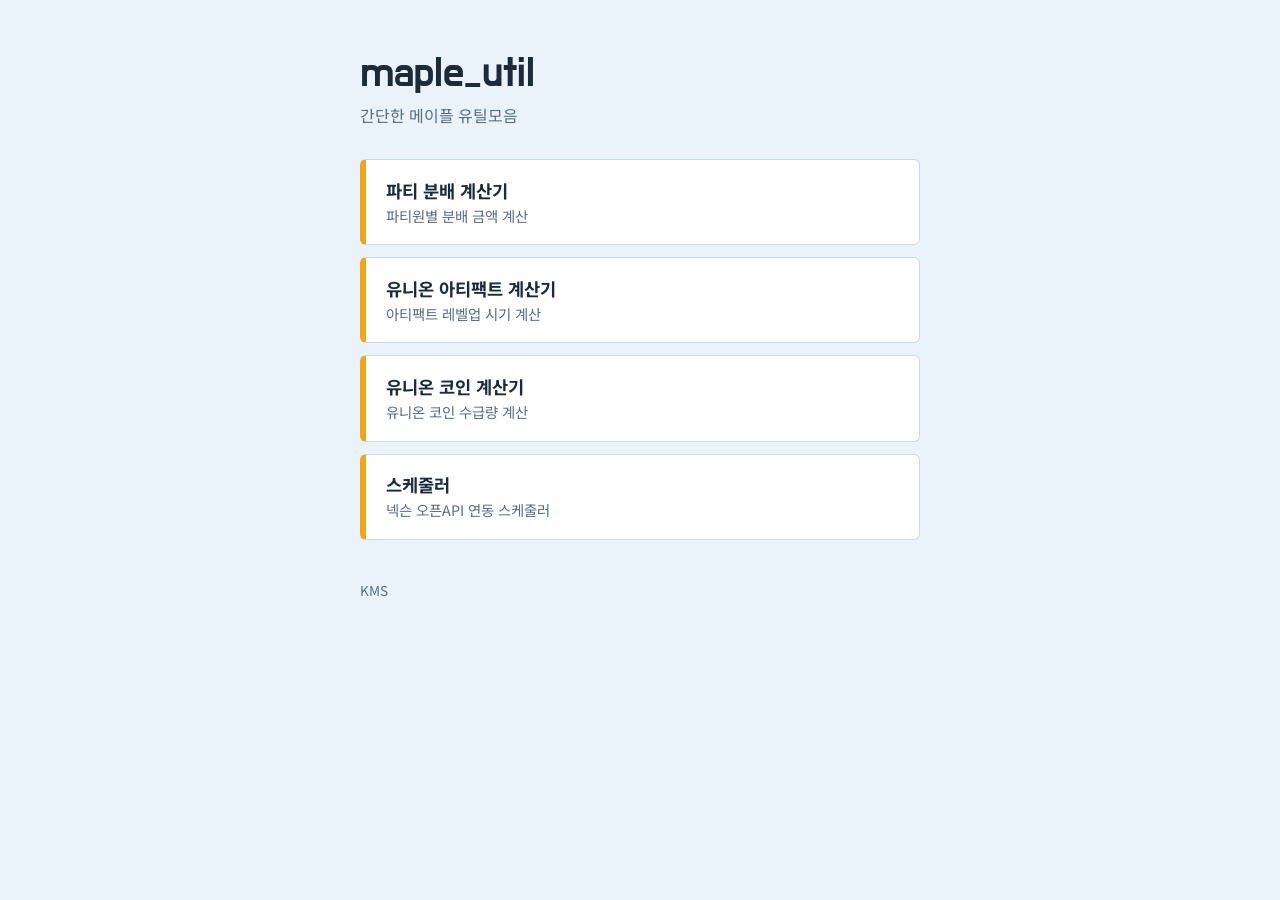
<file: index.html>
<!DOCTYPE html>
<html lang="ko">

<head>
    <meta charset="UTF-8">
    <meta name="viewport" content="width=device-width, initial-scale=1">
    <title>maple_util</title>
    <!-- 폰트: 로컬 Do Hyeon · Noto Sans KR (외부 호출 없음) -->
    <link rel="stylesheet" href="base_css/fonts/do-hyeon/do-hyeon.css">
    <link rel="stylesheet" href="base_css/fonts/noto-sans-kr/noto-sans-kr.css">
    <style>
        :root {
            --bg: #eaf3fb;
            --surface: #ffffff;
            --ink: #1d2a3a;
            --muted: #5a6b7d;
            --accent: #f2a516;
            --line: #c9dbea;
        }

        @media (prefers-color-scheme: dark) {
            :root {
                --bg: #142030;
                --surface: #1c2b3e;
                --ink: #e8eef5;
                --muted: #9fb1c4;
                --accent: #ffbe3d;
                --line: #2e4258;
            }
        }

        * {
            box-sizing: border-box;
        }

        body {
            margin: 0;
            min-height: 100vh;
            background: var(--bg);
            color: var(--ink);
            font-family: "Noto Sans KR", system-ui, sans-serif;
            display: flex;
            justify-content: center;
            padding: 3rem 1.25rem;
        }

        main {
            width: 100%;
            max-width: 560px;
        }

        h1 {
            font-family: "Do Hyeon", "Noto Sans KR", sans-serif;
            font-weight: 400;
            font-size: 2.6rem;
            margin: 0 0 .25rem;
        }

        p.lead {
            color: var(--muted);
            margin: 0 0 2rem;
        }

        nav ul {
            list-style: none;
            margin: 0;
            padding: 0;
            display: grid;
            gap: .75rem;
        }

        nav a {
            display: block;
            padding: 1.1rem 1.25rem;
            background: var(--surface);
            border: 1px solid var(--line);
            border-left: 6px solid var(--accent);
            border-radius: 6px;
            color: var(--ink);
            text-decoration: none;
        }

        nav a:hover {
            border-color: var(--accent);
        }

        nav a:focus-visible {
            outline: 3px solid var(--accent);
            outline-offset: 2px;
        }

        nav strong {
            display: block;
            font-size: 1.1rem;
        }

        nav span {
            color: var(--muted);
            font-size: .9rem;
        }

        footer {
            margin-top: 2.5rem;
            color: var(--muted);
            font-size: .85rem;
        }
    </style>
</head>

<body>
    <main>
        <h1>maple_util</h1>
        <p class="lead">간단한 메이플 유틸모음</p>

        <nav>
            <ul>
                <li>
                    <a href="Calc/party_distribution_Calc.html">
                        <strong>파티 분배 계산기</strong>
                        <span>파티원별 분배 금액 계산</span>
                    </a>
                </li>
                <li>
                    <a href="Calc/union_artifact_Calc.html">
                        <strong>유니온 아티팩트 계산기</strong>
                        <span>아티팩트 레벨업 시기 계산</span>
                    </a>
                </li>
                <li>
                    <a href="Calc/union_coin_Calc.html">
                        <strong>유니온 코인 계산기</strong>
                        <span>유니온 코인 수급량 계산</span>
                    </a>
                </li>
                <li>
                    <a href="scheduler/scheduler.html">
                        <strong>스케줄러</strong>
                        <span>넥슨 오픈API 연동 스케줄러</span>
                    </a>
                </li>
                <!-- 메뉴 추가 시 위 <li>를 복사해서 사용 -->
            </ul>
        </nav>

        <footer>KMS</footer>
    </main>
</body>

</html>
</file>
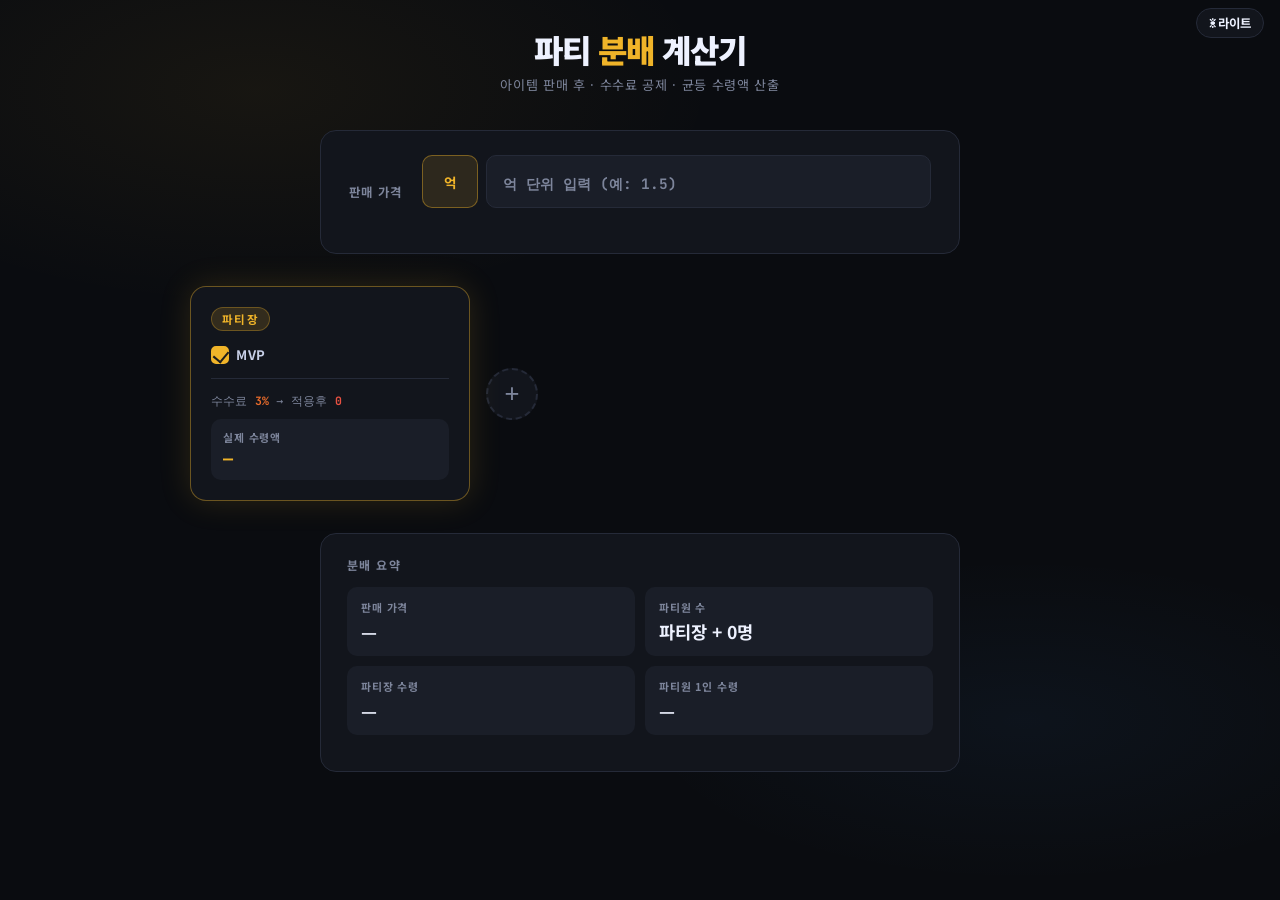
<file: Calc/party_distribution_Calc.html>
<!DOCTYPE html>
<html lang="ko">

<head>
    <meta charset="UTF-8">
    <meta name="viewport" content="width=device-width, initial-scale=1.0">
    <title>파티 분배 계산기</title>
    <!-- 폰트: 로컬 Noto Sans KR · JetBrains Mono (외부 호출 없음) -->
    <link rel="stylesheet" href="../base_css/fonts/noto-sans-kr/noto-sans-kr.css">
    <link rel="stylesheet" href="../base_css/fonts/jetbrains-mono/jetbrains-mono.css">
    <link rel="stylesheet" href="../base_css/base.css">
    <link rel="stylesheet" href="../base_css/dark.css">
    <link rel="stylesheet" href="../base_css/light.css">
    <link rel="stylesheet" href="common.css">
    <link rel="stylesheet" href="party_distribution_Calc.css">
    <!-- 저장된 테마를 그리기 전에 적용 (깜빡임 방지) -->
    <script src="../base_js/theme.js"></script>
</head>

<body>
    <button type="button" class="theme-btn" id="btnTheme"></button>

    <header>
        <h1>파티 <span>분배</span> 계산기</h1>
        <p>아이템 판매 후 · 수수료 공제 · 균등 수령액 산출</p>
    </header>

    <!-- 판매가격 입력 -->
    <div class="sell-section">
        <div class="sell-label">판매 가격</div>
        <div class="price-input-wrap">
            <div class="price-input-row">
                <button class="mode-btn" id="modeBtn" onclick="toggleMode()" title="입력 모드 변경">억</button>
                <input type="number" id="sellPrice" placeholder="억 단위 입력 (예: 1.5)" min="0" step="any" oninput="calc()">
            </div>
            <div class="meso-display" id="mesoDisplay"></div>
        </div>

    </div>

    <!-- 파티 블럭 영역 -->
    <div class="party-area" id="partyArea">
        <!-- 파티장 -->
        <div class="block leader" id="leaderBlock">
            <div class="block-header">
                <span class="block-title">파티장</span>
            </div>
            <div class="block-checks">
                <!-- 파티장은 mvp 옵션만 (타서버 없음) -->
                <label class="chk-wrap">
                    <input type="checkbox" id="leaderMvp" checked onchange="calc()">
                    <span>MVP</span>
                </label>
            </div>
            <div class="fee-info" id="leaderFeeInfo">—</div>
            <div class="amount-row">
                <div class="amount-item">
                    <div class="alabel">실제 수령액</div>
                    <div class="aval leader-val" id="leaderReceive">—</div>
                </div>
            </div>
        </div>

        <!-- 파티원 동적 -->
        <div id="membersWrap" style="display:contents"></div>

        <!-- + 버튼 -->
        <div class="add-btn-wrap">
            <button class="add-btn" id="addBtn" onclick="addMember()" title="파티원 추가">+</button>
        </div>
    </div>

    <!-- 요약 -->
    <div class="summary" id="summary">
        <h2>분배 요약</h2>
        <div class="summary-grid">
            <div class="summary-item">
                <div class="slabel">판매 가격</div>
                <div class="sval" id="sumSell">—</div>
            </div>
            <div class="summary-item">
                <div class="slabel">파티원 수</div>
                <div class="sval" id="sumCount">—</div>
            </div>
            <div class="summary-item">
                <div class="slabel">파티장 수령</div>
                <div class="sval" id="sumLeader">—</div>
            </div>
            <div class="summary-item">
                <div class="slabel">파티원 1인 수령</div>
                <div class="sval" id="sumMember">—</div>
            </div>
        </div>
        <div class="note" id="noteArea"></div>
    </div>

    <script>
        Theme.mount(document.getElementById('btnTheme'));

        let nextId = 0;
        let memberData = []; // [{id, otherServer, mvp}]

        const MAX_MEMBERS = 5;
        const UK = 100000000;

        // 입력 모드: 'uk' = 억 단위(소수점 허용), 'raw' = 메소 그대로
        let inputMode = 'uk';

        function getSellPrice() {
            const v = document.getElementById('sellPrice').value;
            if (inputMode === 'uk') return Math.round((parseFloat(v) || 0) * UK);
            return parseInt(v) || 0;
        }

        function toggleMode() {
            const input = document.getElementById('sellPrice');
            const price = getSellPrice();
            inputMode = inputMode === 'uk' ? 'raw' : 'uk';
            const btn = document.getElementById('modeBtn');
            if (inputMode === 'uk') {
                btn.textContent = '억';
                btn.classList.remove('raw');
                input.step = 'any';
                input.placeholder = '억 단위 입력 (예: 1.5)';
                input.value = price > 0 ? String(price / UK) : '';
            } else {
                btn.textContent = '메소';
                btn.classList.add('raw');
                input.step = '1';
                input.placeholder = '금액 입력';
                input.value = price > 0 ? String(price) : '';
            }
            calc();
        }

        function addMember() {
            if (memberData.length >= MAX_MEMBERS) return;
            const id = ++nextId;
            memberData.push({ id, otherServer: false, mvp: true });
            const num = memberData.length;
            const wrap = document.getElementById('membersWrap');
            const div = document.createElement('div');
            div.className = 'block member';
            div.id = `member-${id}`;
            div.innerHTML = `
    <div class="block-header">
        <span class="block-title">파티원 ${num}</span>
        <button class="remove-btn" onclick="removeMember(${id})" title="제거">×</button>
    </div>
    <div class="block-checks">
        <label class="chk-wrap">
        <input type="checkbox" id="m${id}-other" onchange="updateMember(${id})">
        <span>타서버</span>
        </label>
        <label class="chk-wrap">
        <input type="checkbox" id="m${id}-mvp" checked onchange="updateMember(${id})">
        <span>MVP</span>
        </label>
    </div>
    <div class="fee-info" id="m${id}-fee">—</div>
    <div class="amount-row">
        <div class="amount-item">
        <div class="alabel">실제 수령액</div>
        <div class="aval" id="m${id}-receive">—</div>
    </div>
    <div class="amount-item">
        <div class="alabel">파티장이 줄 금액</div>
        <div class="aval transfer" id="m${id}-transfer">—</div>
    </div>
    </div>
`;
            wrap.appendChild(div);
            updateAddBtn();
            calc();
        }

        function removeMember(id) {
            memberData = memberData.filter(m => m.id !== id);
            const el = document.getElementById(`member-${id}`);
            if (el) el.remove();
            // 타이틀 재번호
            const blocks = document.querySelectorAll('#membersWrap .block');
            blocks.forEach((b, i) => {
                b.querySelector('.block-title').textContent = `파티원 ${i + 1}`;
            });
            updateAddBtn();
            calc();
        }

        function updateMember(id) {
            const m = memberData.find(x => x.id === id);
            if (!m) return;
            m.otherServer = document.getElementById(`m${id}-other`).checked;
            m.mvp = document.getElementById(`m${id}-mvp`).checked;
            calc();
        }

        function updateAddBtn() {
            document.getElementById('addBtn').disabled = memberData.length >= MAX_MEMBERS;
        }

        // 수수료 적용: 금액 * (1 - fee/100) 를 floor
        function applyFee(amount, feePercent) {
            return Math.floor(amount * (1 - feePercent / 100));
        }

        function fmt(n) {
            if (isNaN(n) || n === null) return '—';
            return n.toLocaleString('ko-KR');
        }

        function fmtPlain(n) {
            if (isNaN(n) || n === null) return '—';
            return String(n);
        }

        function fmtUk(n) {
            if (!n || isNaN(n)) return '';
            return (n / 100000000).toFixed(2) + '억';
        }

        function setAmount(el, n) {
            if (!el) return;
            if (!n || isNaN(n) || n <= 0) { el.innerHTML = '—'; return; }
            el.innerHTML = fmtPlain(n) + '<br><span class="uk-sub">' + fmtUk(n) + '</span>';
        }

        function calc() {
            const sellPrice = getSellPrice();
            // 억 모드: 메소 환산 표시 / 메소 모드: 억 단위 표시
            const mesoEl = document.getElementById('mesoDisplay');
            if (sellPrice > 0 && inputMode === 'uk') {
                mesoEl.innerHTML = `<span class="meso-val">${fmt(sellPrice)}</span> <span class="meso-unit">메소</span>`;
            } else if (sellPrice > 0) {
                const uk = (sellPrice / 100000000).toFixed(4).replace(/\.?0+$/, '');
                mesoEl.innerHTML = `<span class="meso-val">${uk}억</span> <span class="meso-unit">메소</span>`;
            } else {
                mesoEl.innerHTML = '';
            }

            // 파티장 수수료
            const leaderMvp = document.getElementById('leaderMvp').checked;
            // 파티장 수수료 = mvp여부에 따라
            const leaderBaseFee = leaderMvp ? 3 : 5;

            // 파티장 수령액 (판매가 - 수수료)
            const leaderReceive = applyFee(sellPrice, leaderBaseFee);

            // 파티원이 없으면 파티장이 다 가짐
            const totalMembers = memberData.length;

            // 모두가 동일하게 수령해야 하므로:
            // 파티원이 파티장한테 받을 때 수수료가 붙음.
            // 파티원이 받는 실제금액 = (파티장이 주는 금액) * (1 - 각 수수료)
            // 모두의 실제 수령액이 같아야 함 → 기준금액 T 를 구함
            // 파티장 실제수령 = leaderReceive - Σ(파티장이 주는 금액_i)
            // 파티원 i 실제수령 = (파티장이 주는 금액_i) * (1 - fee_i)
            // 모두 T가 되도록: T = leaderReceive - Σ transfer_i = transfer_i * (1-fee_i)
            // → transfer_i = T / (1 - fee_i)
            // → T + Σ T/(1-fee_i) = leaderReceive
            // → T * (1 + Σ 1/(1-fee_i)) = leaderReceive
            // → T = leaderReceive / (1 + Σ 1/(1-fee_i))
            // Then floor T, and floor each transfer

            // 각 파티원 수수료 계산
            const memberFees = memberData.map(m => {
                const baseFee = m.mvp ? 3 : 5;
                const otherFee = m.otherServer ? 1 : 0;
                // 복리: (1 - base/100) * (1 - other/100)
                // 실제 남는 비율
                const keepRatio = (1 - baseFee / 100) * (1 - otherFee / 100);
                return { ...m, baseFee, otherFee, keepRatio };
            });

            let T = 0;
            let sumInvKeep = 0;

            if (totalMembers === 0) {
                T = leaderReceive;
            } else {
                // Σ 1/keepRatio
                sumInvKeep = memberFees.reduce((acc, m) => acc + 1 / m.keepRatio, 0);
                // T = floor(leaderReceive / (1 + sumInvKeep))
                T = Math.floor(leaderReceive / (1 + sumInvKeep));
            }

            // 파티원 transfer, receive
            const memberResults = memberFees.map(m => {
                // 파티장이 주는 금액: T / keepRatio, floor
                const transfer = Math.floor(T / m.keepRatio);
                // 실제 수령: floor(transfer * keepRatio)
                const receive = applyFee(transfer, m.baseFee);
                const receive2 = m.otherFee > 0 ? applyFee(receive, m.otherFee) : receive;
                return { ...m, transfer, receive: receive2 };
            });

            // 파티장 실제 수령 재계산 (leaderReceive - Σtransfer, floor)
            const totalTransfer = memberResults.reduce((a, m) => a + m.transfer, 0);
            const leaderFinal = leaderReceive - totalTransfer;

            // UI 업데이트 - 파티장
            const leaderFeeStr = `${leaderBaseFee}%`;
            document.getElementById('leaderFeeInfo').innerHTML =
                `수수료 <span class="fee-chain">${leaderFeeStr}</span> → 적용후 <span class="fee-result">${fmt(leaderReceive)}</span>`;
            setAmount(document.getElementById('leaderReceive'), sellPrice > 0 ? leaderFinal : 0);

            // UI 업데이트 - 파티원
            memberResults.forEach((m, i) => {
                const feeChain = m.otherFee > 0
                    ? `${m.baseFee}% + ${m.otherFee}% (복리)`
                    : `${m.baseFee}%`;
                const actualFeeDisplay = (1 - m.keepRatio) * 100;
                document.getElementById(`m${m.id}-fee`).innerHTML =
                    `수수료 <span class="fee-chain">${feeChain}</span> ≈ 실적용 <span class="fee-result">${actualFeeDisplay.toFixed(2)}%</span>`;
                setAmount(document.getElementById(`m${m.id}-receive`), sellPrice > 0 ? m.receive : 0);
                setAmount(document.getElementById(`m${m.id}-transfer`), sellPrice > 0 ? m.transfer : 0);
            });

            // 요약
            document.getElementById('sumSell').textContent = sellPrice > 0 ? fmt(sellPrice) : '—';
            document.getElementById('sumCount').textContent = `파티장 + ${totalMembers}명`;
            document.getElementById('sumLeader').textContent = sellPrice > 0 ? fmt(leaderFinal) : '—';
            document.getElementById('sumMember').textContent =
                (sellPrice > 0 && totalMembers > 0) ? fmt(T) : '—';

            // 노트
            let noteHtml = '';
            if (sellPrice > 0) {
                noteHtml += `<b>목표 균등 수령액</b>: ${fmt(T)}<br>`;
                noteHtml += `파티장 판매 후 수령: ${fmt(leaderReceive)} → 파티원 분배 후 실수령: ${fmt(leaderFinal)}<br>`;
                if (totalMembers > 0) {
                    noteHtml += `파티원 총 이체 금액: ${fmt(totalTransfer)}<br>`;
                }
                noteHtml += `<span style="color:var(--muted);font-size:0.7rem">※ 1의 자리 이하 버림 적용 · 수수료 복리 계산</span>`;
            }
            document.getElementById('noteArea').innerHTML = noteHtml;
        }

        // 초기 계산
        calc();
    </script>
</body>

</html>
</file>
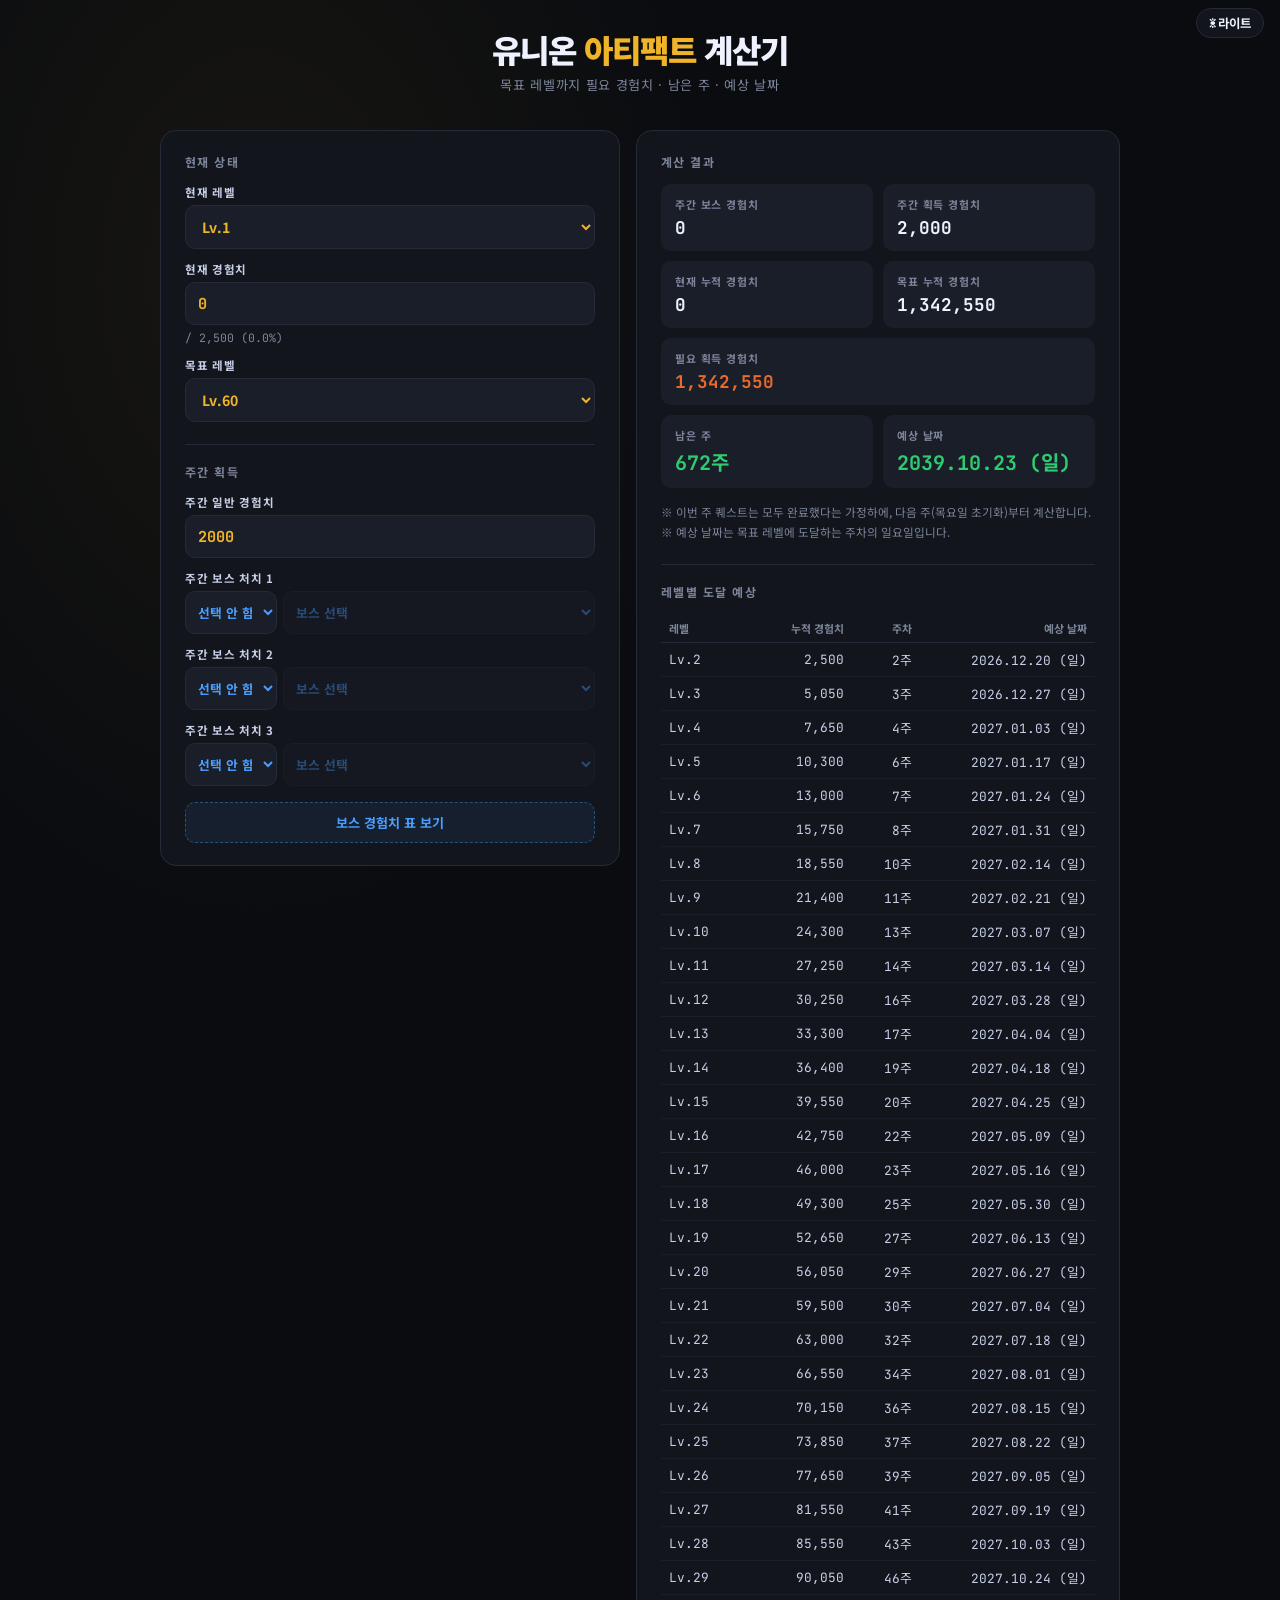
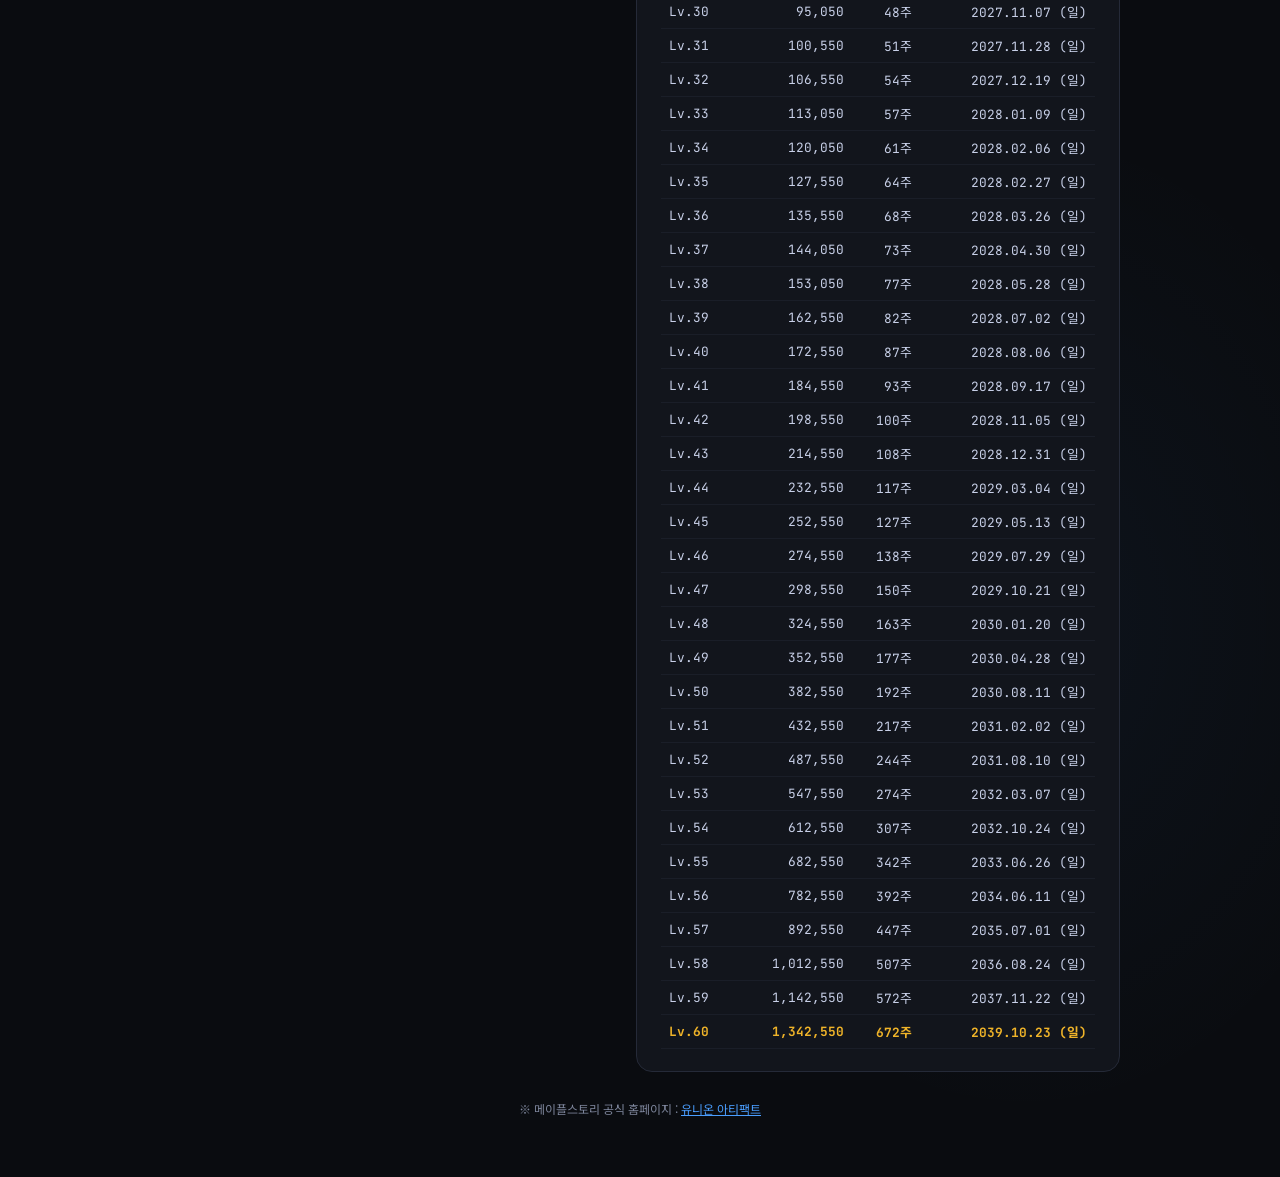
<file: Calc/union_artifact_Calc.html>
<!DOCTYPE html>
<html lang="ko">

<head>
    <meta charset="UTF-8">
    <meta name="viewport" content="width=device-width, initial-scale=1.0">
    <title>유니온 아티팩트 계산기</title>
    <!-- 폰트: 로컬 Noto Sans KR · JetBrains Mono (외부 호출 없음) -->
    <link rel="stylesheet" href="../base_css/fonts/noto-sans-kr/noto-sans-kr.css">
    <link rel="stylesheet" href="../base_css/fonts/jetbrains-mono/jetbrains-mono.css">
    <link rel="stylesheet" href="../base_css/base.css">
    <link rel="stylesheet" href="../base_css/dark.css">
    <link rel="stylesheet" href="../base_css/light.css">
    <link rel="stylesheet" href="common.css">
    <link rel="stylesheet" href="union_artifact_Calc.css">
    <script src="data/artifact_boss_exp.js"></script>
    <script src="data/artifact_user_exp.js"></script>
    <!-- 저장된 테마를 그리기 전에 적용 (깜빡임 방지) -->
    <script src="../base_js/theme.js"></script>
</head>

<body>
    <button type="button" class="theme-btn" id="btnTheme"></button>

    <header>
        <h1>유니온 <span>아티팩트</span> 계산기</h1>
        <p>목표 레벨까지 필요 경험치 · 남은 주 · 예상 날짜</p>
    </header>

    <div class="layout">
        <!-- 입력 -->
        <section class="card">
            <h2>현재 상태</h2>
            <div class="field">
                <label for="curLevel">현재 레벨</label>
                <select id="curLevel" onchange="onLevelChange()"></select>
            </div>
            <div class="field">
                <label for="curExp">현재 경험치</label>
                <input type="number" id="curExp" min="0" value="0" oninput="calc()">
                <div class="hint" id="curExpHint"></div>
            </div>
            <div class="field">
                <label for="targetLevel">목표 레벨</label>
                <select id="targetLevel" onchange="calc()"></select>
            </div>

            <h2>주간 획득</h2>
            <div class="field">
                <label for="weeklyNormal">주간 일반 경험치</label>
                <input type="number" id="weeklyNormal" min="0" value="2000" oninput="calc()">
            </div>
            <!-- 주간 보스: 지역(아케인/그란디스) → 보스(난이도·경험치) -->
            <div class="field">
                <label for="boss1-region">주간 보스 처치 1</label>
                <div class="boss-row">
                    <select id="boss1-region" class="boss-select" onchange="onRegionChange(1)"></select>
                    <select id="boss1-boss" class="boss-select" onchange="calc()"></select>
                </div>
            </div>
            <div class="field">
                <label for="boss2-region">주간 보스 처치 2</label>
                <div class="boss-row">
                    <select id="boss2-region" class="boss-select" onchange="onRegionChange(2)"></select>
                    <select id="boss2-boss" class="boss-select" onchange="calc()"></select>
                </div>
            </div>
            <div class="field">
                <label for="boss3-region">주간 보스 처치 3</label>
                <div class="boss-row">
                    <select id="boss3-region" class="boss-select" onchange="onRegionChange(3)"></select>
                    <select id="boss3-boss" class="boss-select" onchange="calc()"></select>
                </div>
            </div>
            <button type="button" class="table-btn" onclick="openBossTable()">보스 경험치 표 보기</button>
        </section>

        <!-- 결과 -->
        <section class="card">
            <h2>계산 결과</h2>
            <div class="result-grid">
                <div class="result-item">
                    <div class="rlabel">주간 보스 경험치</div>
                    <div class="rval" id="resBossExp">—</div>
                </div>
                <div class="result-item">
                    <div class="rlabel">주간 획득 경험치</div>
                    <div class="rval" id="resWeeklyExp">—</div>
                </div>
                <div class="result-item">
                    <div class="rlabel">현재 누적 경험치</div>
                    <div class="rval" id="resCurTotal">—</div>
                </div>
                <div class="result-item">
                    <div class="rlabel">목표 누적 경험치</div>
                    <div class="rval" id="resTargetTotal">—</div>
                </div>
                <div class="result-item wide">
                    <div class="rlabel">필요 획득 경험치</div>
                    <div class="rval accent" id="resNeed">—</div>
                </div>
                <div class="result-item">
                    <div class="rlabel">남은 주</div>
                    <div class="rval big" id="resWeeks">—</div>
                </div>
                <div class="result-item">
                    <div class="rlabel">예상 날짜</div>
                    <div class="rval big" id="resDate">—</div>
                </div>
            </div>

            <div class="note">
                ※ 이번 주 퀘스트는 모두 완료했다는 가정하에, 다음 주(목요일 초기화)부터 계산합니다.<br>
                ※ 예상 날짜는 목표 레벨에 도달하는 주차의 일요일입니다.
            </div>

            <h2 class="sub">레벨별 도달 예상</h2>
            <table class="schedule">
                <thead>
                    <tr>
                        <th>레벨</th>
                        <th>누적 경험치</th>
                        <th>주차</th>
                        <th>예상 날짜</th>
                    </tr>
                </thead>
                <tbody id="scheduleBody"></tbody>
            </table>
        </section>
    </div>

    <footer class="source">
        ※ 메이플스토리 공식 홈페이지 :
        <a href="https://maplestory.nexon.com/Guide/N23GameInformation/Articles/408#3" target="_blank"
            rel="noopener">유니온 아티팩트</a>
    </footer>

    <!-- 보스 경험치 표 이미지 -->
    <dialog class="img-modal" id="bossTableModal" onclick="if (event.target === this) this.close()">
        <button type="button" class="img-modal-close" onclick="this.parentElement.close()" title="닫기">×</button>
        <img src="data/artifact_boss_exp.png" alt="주간 보스 처치 경험치 표">
    </dialog>

    <script>
        Theme.mount(document.getElementById('btnTheme'));

        const MAX_LEVEL = ARTIFACT_LEVEL_EXP[ARTIFACT_LEVEL_EXP.length - 1].level;
        const STORAGE_KEY = 'unionArtifactCalc';
        const BOSS_SLOTS = [1, 2, 3];

        // 지역 구분 기준: 노멀 선택받은 세렌 경험치
        // 아케인 = 기준 미만, 그란디스 = 기준 이상 (노멀 세렌 포함)
        const SEREN_EXP = ARTIFACT_BOSS_EXP.find(b => b.boss === '선택받은 세렌' && b.difficulty === '노멀').exp;

        function regionOf(b) {
            return b.exp < SEREN_EXP ? 'arcane' : 'grandis';
        }

        // 지역별 보스 목록 (데이터 인덱스, 경험치 오름차순)
        const BOSS_BY_REGION = { arcane: [], grandis: [] };
        ARTIFACT_BOSS_EXP
            .map((b, i) => i)
            .sort((a, b) => ARTIFACT_BOSS_EXP[a].exp - ARTIFACT_BOSS_EXP[b].exp)
            .forEach(i => BOSS_BY_REGION[regionOf(ARTIFACT_BOSS_EXP[i])].push(i));

        // 레벨 N에 도달하기 위한 누적 경험치 = 1 ~ N-1 레벨 needExp 합
        // (데이터의 totalExp 열은 45레벨부터 오차가 있어 사용하지 않음)
        const reachExp = [0, 0];
        ARTIFACT_LEVEL_EXP.forEach(row => {
            if (row.level < MAX_LEVEL) reachExp[row.level + 1] = reachExp[row.level] + row.needExp;
        });

        function needExpOf(level) {
            const row = ARTIFACT_LEVEL_EXP.find(r => r.level === level);
            return row ? row.needExp : null;
        }

        function fmt(n) {
            return n.toLocaleString('ko-KR');
        }

        // 이번 주 목요일(주간 초기화) 기준, n주 뒤 그 주의 일요일
        function sundayAfterWeeks(weeks) {
            const d = new Date();
            d.setHours(0, 0, 0, 0);
            d.setDate(d.getDate() - ((d.getDay() - 4 + 7) % 7));
            d.setDate(d.getDate() + weeks * 7 + 3);
            return d;
        }

        function fmtDate(d) {
            const days = ['일', '월', '화', '수', '목', '금', '토'];
            const mm = String(d.getMonth() + 1).padStart(2, '0');
            const dd = String(d.getDate()).padStart(2, '0');
            return `${d.getFullYear()}.${mm}.${dd} (${days[d.getDay()]})`;
        }

        function initSelects() {
            const cur = document.getElementById('curLevel');
            for (let lv = 1; lv <= MAX_LEVEL; lv++) cur.add(new Option(`Lv.${lv}`, lv));

            BOSS_SLOTS.forEach(n => {
                const region = document.getElementById(`boss${n}-region`);
                region.add(new Option('선택 안 함', ''));
                region.add(new Option('아케인', 'arcane'));
                region.add(new Option('그란디스', 'grandis'));
                fillBosses(n);
            });
        }

        function fillBosses(n) {
            const region = document.getElementById(`boss${n}-region`).value;
            const sel = document.getElementById(`boss${n}-boss`);
            sel.innerHTML = '';
            sel.add(new Option('보스 선택', ''));
            if (region) BOSS_BY_REGION[region].forEach(i => {
                const b = ARTIFACT_BOSS_EXP[i];
                sel.add(new Option(`${b.difficulty} ${b.boss} (${fmt(b.exp)})`, i));
            });
            sel.disabled = !region;
        }

        function openBossTable() {
            document.getElementById('bossTableModal').showModal();
        }

        function onRegionChange(n) {
            fillBosses(n);
            calc();
        }

        function fillTargetLevels() {
            const curLevel = parseInt(document.getElementById('curLevel').value);
            const target = document.getElementById('targetLevel');
            const prev = parseInt(target.value) || MAX_LEVEL;
            target.innerHTML = '';
            for (let lv = curLevel + 1; lv <= MAX_LEVEL; lv++) target.add(new Option(`Lv.${lv}`, lv));
            if (curLevel >= MAX_LEVEL) target.add(new Option(`Lv.${MAX_LEVEL}`, MAX_LEVEL));
            target.value = Math.max(prev, Math.min(curLevel + 1, MAX_LEVEL));
        }

        function onLevelChange() {
            fillTargetLevels();
            calc();
        }

        function setText(id, text) {
            document.getElementById(id).textContent = text;
        }

        function calc() {
            const curLevel = parseInt(document.getElementById('curLevel').value);
            const targetLevel = parseInt(document.getElementById('targetLevel').value);
            const curExpInput = document.getElementById('curExp');
            const levelNeed = needExpOf(curLevel);

            // 현재 경험치는 현재 레벨 필요 경험치 미만으로 제한
            let curExp = Math.max(0, parseInt(curExpInput.value) || 0);
            const hint = document.getElementById('curExpHint');
            if (levelNeed === null) {
                curExp = 0;
                hint.textContent = '최고 레벨입니다.';
                hint.classList.remove('warn');
            } else if (curExp >= levelNeed) {
                hint.textContent = `현재 레벨 필요 경험치(${fmt(levelNeed)})보다 작아야 합니다.`;
                hint.classList.add('warn');
                curExp = levelNeed - 1;
            } else {
                hint.textContent = `/ ${fmt(levelNeed)} (${(curExp / levelNeed * 100).toFixed(1)}%)`;
                hint.classList.remove('warn');
            }

            const weeklyNormal = Math.max(0, parseInt(document.getElementById('weeklyNormal').value) || 0);
            let bossExp = 0;
            BOSS_SLOTS.forEach(n => {
                const v = document.getElementById(`boss${n}-boss`).value;
                if (v !== '') bossExp += ARTIFACT_BOSS_EXP[v].exp;
            });
            const weeklyExp = weeklyNormal + bossExp;

            const curTotal = reachExp[curLevel] + curExp;
            const targetTotal = reachExp[targetLevel];
            const need = Math.max(0, targetTotal - curTotal);

            setText('resBossExp', fmt(bossExp));
            setText('resWeeklyExp', fmt(weeklyExp));
            setText('resCurTotal', fmt(curTotal));
            setText('resTargetTotal', fmt(targetTotal));
            setText('resNeed', fmt(need));

            const tbody = document.getElementById('scheduleBody');
            tbody.innerHTML = '';

            if (need === 0) {
                setText('resWeeks', '달성');
                setText('resDate', '—');
            } else if (weeklyExp === 0) {
                setText('resWeeks', '—');
                setText('resDate', '주간 경험치 없음');
            } else {
                const weeks = Math.ceil(need / weeklyExp);
                setText('resWeeks', `${weeks}주`);
                setText('resDate', fmtDate(sundayAfterWeeks(weeks)));

                for (let lv = curLevel + 1; lv <= targetLevel; lv++) {
                    const w = Math.ceil((reachExp[lv] - curTotal) / weeklyExp);
                    const tr = document.createElement('tr');
                    if (lv === targetLevel) tr.className = 'target';
                    tr.innerHTML = `<td>Lv.${lv}</td><td>${fmt(reachExp[lv])}</td>` +
                        `<td>${w}주</td><td>${fmtDate(sundayAfterWeeks(w))}</td>`;
                    tbody.appendChild(tr);
                }
            }

            saveInputs();
        }

        const INPUT_IDS = ['curLevel', 'curExp', 'targetLevel', 'weeklyNormal'];
        const BOSS_PARTS = ['region', 'boss'];

        function saveInputs() {
            const data = {};
            INPUT_IDS.forEach(id => data[id] = document.getElementById(id).value);
            BOSS_SLOTS.forEach(n => BOSS_PARTS.forEach(p => {
                data[`boss${n}-${p}`] = document.getElementById(`boss${n}-${p}`).value;
            }));
            try { localStorage.setItem(STORAGE_KEY, JSON.stringify(data)); } catch (e) { }
        }

        function setSelect(el, value) {
            el.value = value;
            if (el.selectedIndex < 0) el.selectedIndex = 0;
        }

        function loadInputs() {
            let data = null;
            try { data = JSON.parse(localStorage.getItem(STORAGE_KEY)); } catch (e) { }
            if (!data) return;
            document.getElementById('curLevel').value = data.curLevel || 1;
            fillTargetLevels();
            INPUT_IDS.filter(id => id !== 'curLevel').forEach(id => {
                const el = document.getElementById(id);
                if (data[id] === undefined) return;
                if (el.tagName === 'SELECT') setSelect(el, data[id]);
                else el.value = data[id];
            });
            // 보스는 지역 → 보스 순서로 목록을 채우며 복원
            BOSS_SLOTS.forEach(n => {
                setSelect(document.getElementById(`boss${n}-region`), data[`boss${n}-region`] || '');
                fillBosses(n);
                setSelect(document.getElementById(`boss${n}-boss`), data[`boss${n}-boss`] || '');
            });
        }

        // 초기화
        initSelects();
        fillTargetLevels();
        loadInputs();
        calc();
    </script>
</body>

</html>
</file>
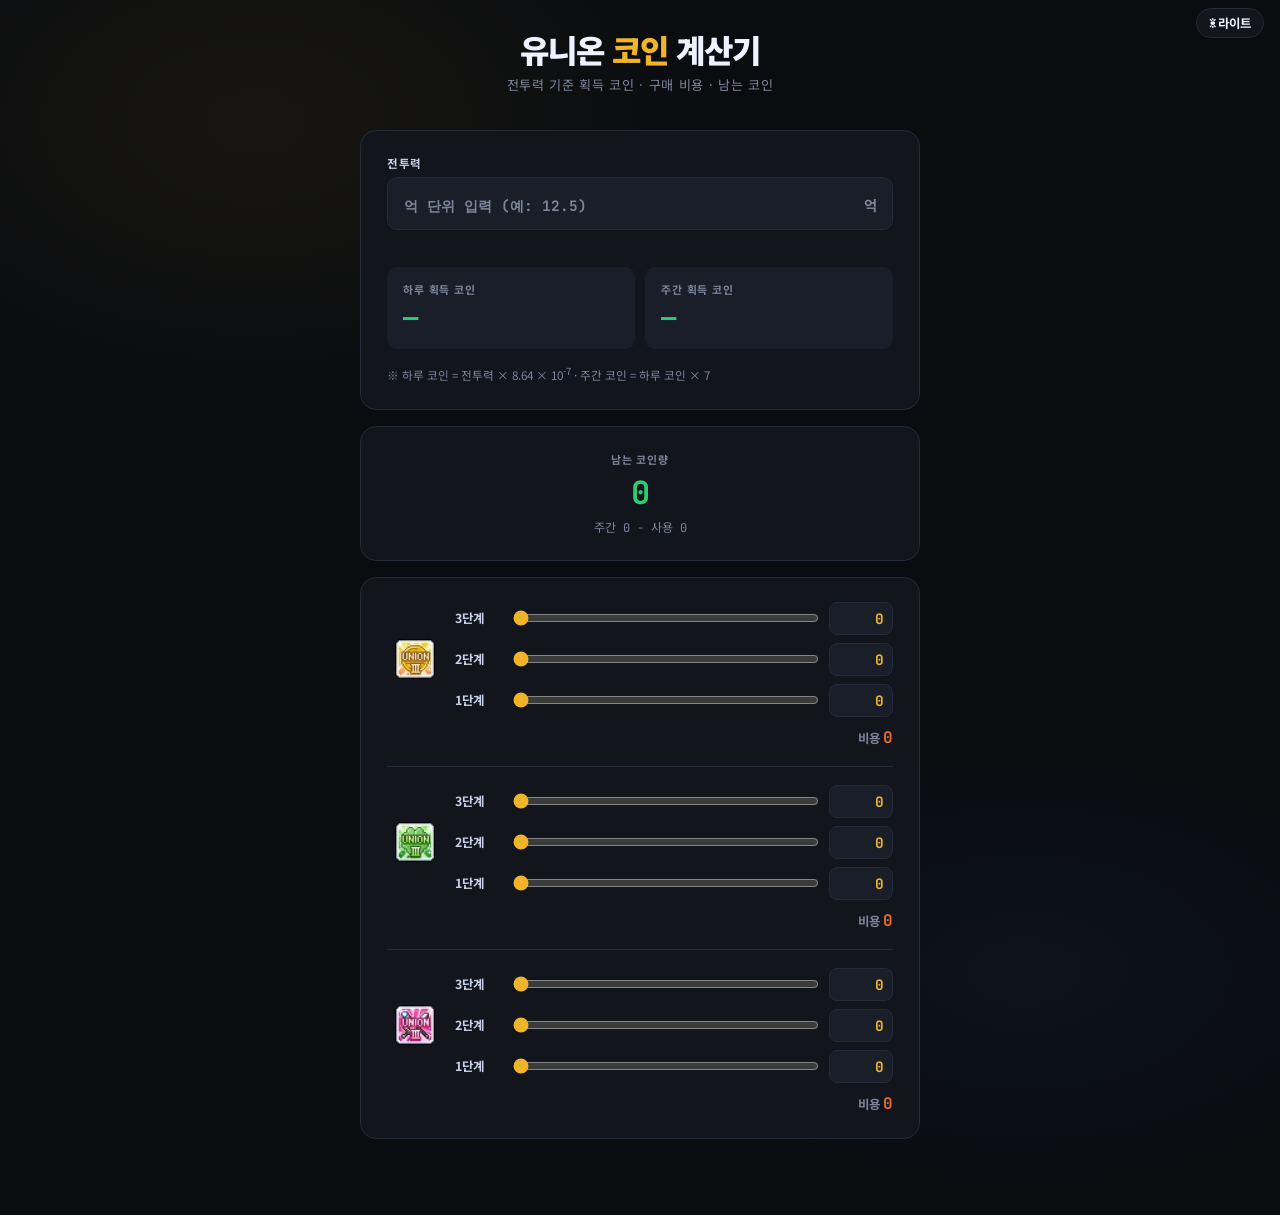
<file: Calc/union_coin_Calc.html>
<!DOCTYPE html>
<html lang="ko">

<head>
    <meta charset="UTF-8">
    <meta name="viewport" content="width=device-width, initial-scale=1.0">
    <title>유니온 코인 계산기</title>
    <!-- 폰트: 로컬 Noto Sans KR · JetBrains Mono (외부 호출 없음) -->
    <link rel="stylesheet" href="../base_css/fonts/noto-sans-kr/noto-sans-kr.css">
    <link rel="stylesheet" href="../base_css/fonts/jetbrains-mono/jetbrains-mono.css">
    <link rel="stylesheet" href="../base_css/base.css">
    <link rel="stylesheet" href="../base_css/dark.css">
    <link rel="stylesheet" href="../base_css/light.css">
    <link rel="stylesheet" href="common.css">
    <link rel="stylesheet" href="union_coin_Calc.css">
    <!-- 저장된 테마를 그리기 전에 적용 (깜빡임 방지) -->
    <script src="../base_js/theme.js"></script>
</head>

<body>
    <button type="button" class="theme-btn" id="btnTheme"></button>

    <header>
        <h1>유니온 <span>코인</span> 계산기</h1>
        <p>전투력 기준 획득 코인 · 구매 비용 · 남는 코인</p>
    </header>

    <!-- 전투력 / 획득 코인 -->
    <section class="card">
        <div class="field">
            <label for="power">전투력</label>
            <div class="input-unit">
                <input type="number" id="power" placeholder="억 단위 입력 (예: 12.5)" min="0" step="any" oninput="calc()">
                <span class="unit">억</span>
            </div>
            <div class="hint" id="powerHint"></div>
        </div>

        <div class="result-grid">
            <div class="result-item">
                <div class="rlabel">하루 획득 코인</div>
                <div class="rval" id="resDaily">—</div>
            </div>
            <div class="result-item">
                <div class="rlabel">주간 획득 코인</div>
                <div class="rval" id="resWeekly">—</div>
            </div>
        </div>

        <div class="note">※ 하루 코인 = 전투력 × 8.64 × 10<sup>-7</sup> · 주간 코인 = 하루 코인 × 7</div>
    </section>

    <!-- 남는 코인량 -->
    <section class="card remain-card">
        <div class="rlabel">남는 코인량</div>
        <div class="remain-val" id="resRemain">—</div>
        <div class="remain-detail" id="resRemainDetail"></div>
    </section>

    <!-- 구매 항목 (유부 / 유행) -->
    <section class="card" id="itemsCard"></section>

    <script>
        Theme.mount(document.getElementById('btnTheme'));

        const UK = 100000000;
        const COIN_RATE = 8.64e-7; // 전투력 1당 하루 코인
        const MAX_COUNT = 20;

        // 표시 순서대로의 단계
        const TIERS = [3, 2, 1];

        // 항목별 단계당 개당 비용, 아이콘
        const ITEMS = [
            { key: 'yubu', name: '유부', icon: 'data/union_buff_meso.webp', costs: { 3: 70, 2: 50, 1: 30 } },
            { key: 'yuhaeng', name: '유행', icon: 'data/union_buff_drop.webp', costs: { 3: 70, 2: 50, 1: 30 } },
            { key: 'yuhim', name: '유힘', icon: 'data/union_buff_stat.webp', costs: { 3: 30, 2: 20, 1: 10 } },
        ];

        function fmt(n, digits = 0) {
            return n.toLocaleString('ko-KR', { maximumFractionDigits: digits });
        }

        function clampCount(v) {
            const n = parseInt(v);
            if (isNaN(n)) return 0;
            return Math.min(MAX_COUNT, Math.max(0, n));
        }

        function buildItems() {
            const card = document.getElementById('itemsCard');
            ITEMS.forEach(item => {
                const block = document.createElement('div');
                block.className = 'item';

                const rows = TIERS.map(lv => {
                    const id = `${item.key}-${lv}`;
                    return `
                <div class="tier-row">
                    <span class="tier-label">${lv}단계</span>
                    <input type="range" class="tier-range" id="${id}-range" min="0" max="${MAX_COUNT}" step="1" value="0">
                    <input type="number" class="tier-count" id="${id}-count" min="0" max="${MAX_COUNT}" step="1" value="0">
                </div>`;
                }).join('');

                block.innerHTML = `
            <div class="item-body">
                <div class="item-name">
                    <img class="item-icon" src="${item.icon}" alt="${item.name}" title="${item.name}" width="40" height="40">
                </div>
                <div class="tier-list">${rows}</div>
            </div>
            <div class="item-cost">비용 <span id="${item.key}-cost">0</span></div>`;
                card.appendChild(block);

                TIERS.forEach(lv => bindTier(`${item.key}-${lv}`));
            });
        }

        // 막대기 ↔ 입력칸 동기화
        function bindTier(id) {
            const range = document.getElementById(`${id}-range`);
            const count = document.getElementById(`${id}-count`);

            range.addEventListener('input', () => {
                count.value = range.value;
                calc();
            });
            count.addEventListener('input', () => {
                range.value = clampCount(count.value);
                calc();
            });
            count.addEventListener('change', () => {
                count.value = clampCount(count.value);
            });
            // 마우스 휠로 1씩 조절
            range.addEventListener('wheel', e => {
                e.preventDefault();
                const v = clampCount(parseInt(range.value) + (e.deltaY < 0 ? 1 : -1));
                range.value = v;
                count.value = v;
                calc();
            }, { passive: false });
        }

        function getCount(id) {
            return clampCount(document.getElementById(`${id}-range`).value);
        }

        function calc() {
            const power = Math.round((parseFloat(document.getElementById('power').value) || 0) * UK);
            const daily = power * COIN_RATE;
            const weekly = daily * 7;

            document.getElementById('powerHint').textContent = power > 0 ? `= ${fmt(power)}` : '';
            document.getElementById('resDaily').textContent = power > 0 ? fmt(daily, 2) : '—';
            document.getElementById('resWeekly').textContent = power > 0 ? fmt(weekly, 2) : '—';

            let totalCost = 0;
            ITEMS.forEach(item => {
                const cost = TIERS.reduce((acc, lv) => acc + getCount(`${item.key}-${lv}`) * item.costs[lv], 0);
                document.getElementById(`${item.key}-cost`).textContent = fmt(cost);
                totalCost += cost;
            });

            const remain = weekly - totalCost;
            const remainEl = document.getElementById('resRemain');
            remainEl.textContent = fmt(remain, 2);
            remainEl.classList.toggle('minus', remain < 0);
            document.getElementById('resRemainDetail').textContent =
                `주간 ${fmt(weekly, 2)} − 사용 ${fmt(totalCost)}`;

            scheduleSave();
        }

        // ── localStorage 저장 / 불러오기 ──
        // 입력값 전체를 JSON 하나로 묶어 키 1개에 덮어쓴다.
        // { v: 버전, p: 전투력(억), c: { "yubu-3": 개수, ... } } (0개는 생략)
        const STORAGE_KEY = 'unionCoinCalc';
        const STORAGE_VERSION = 1;
        const SAVE_DELAY = 300; // 연속 입력 시 마지막 입력 후 저장 (ms)
        let saveTimer = null;

        function scheduleSave() {
            clearTimeout(saveTimer);
            saveTimer = setTimeout(saveInputs, SAVE_DELAY);
        }

        function saveInputs() {
            const data = { v: STORAGE_VERSION, p: document.getElementById('power').value, c: {} };
            ITEMS.forEach(item => TIERS.forEach(lv => {
                const id = `${item.key}-${lv}`;
                const n = getCount(id);
                if (n > 0) data.c[id] = n;
            }));
            try { localStorage.setItem(STORAGE_KEY, JSON.stringify(data)); } catch (e) { }
        }

        function loadInputs() {
            let data = null;
            try { data = JSON.parse(localStorage.getItem(STORAGE_KEY)); } catch (e) { return; }
            if (!data || data.v !== STORAGE_VERSION) return;

            const power = parseFloat(data.p);
            if (power > 0) document.getElementById('power').value = power;

            ITEMS.forEach(item => TIERS.forEach(lv => {
                const id = `${item.key}-${lv}`;
                const n = clampCount(data.c && data.c[id]);
                document.getElementById(`${id}-range`).value = n;
                document.getElementById(`${id}-count`).value = n;
            }));
        }

        buildItems();
        loadInputs();
        calc();
    </script>
</body>

</html>
</file>
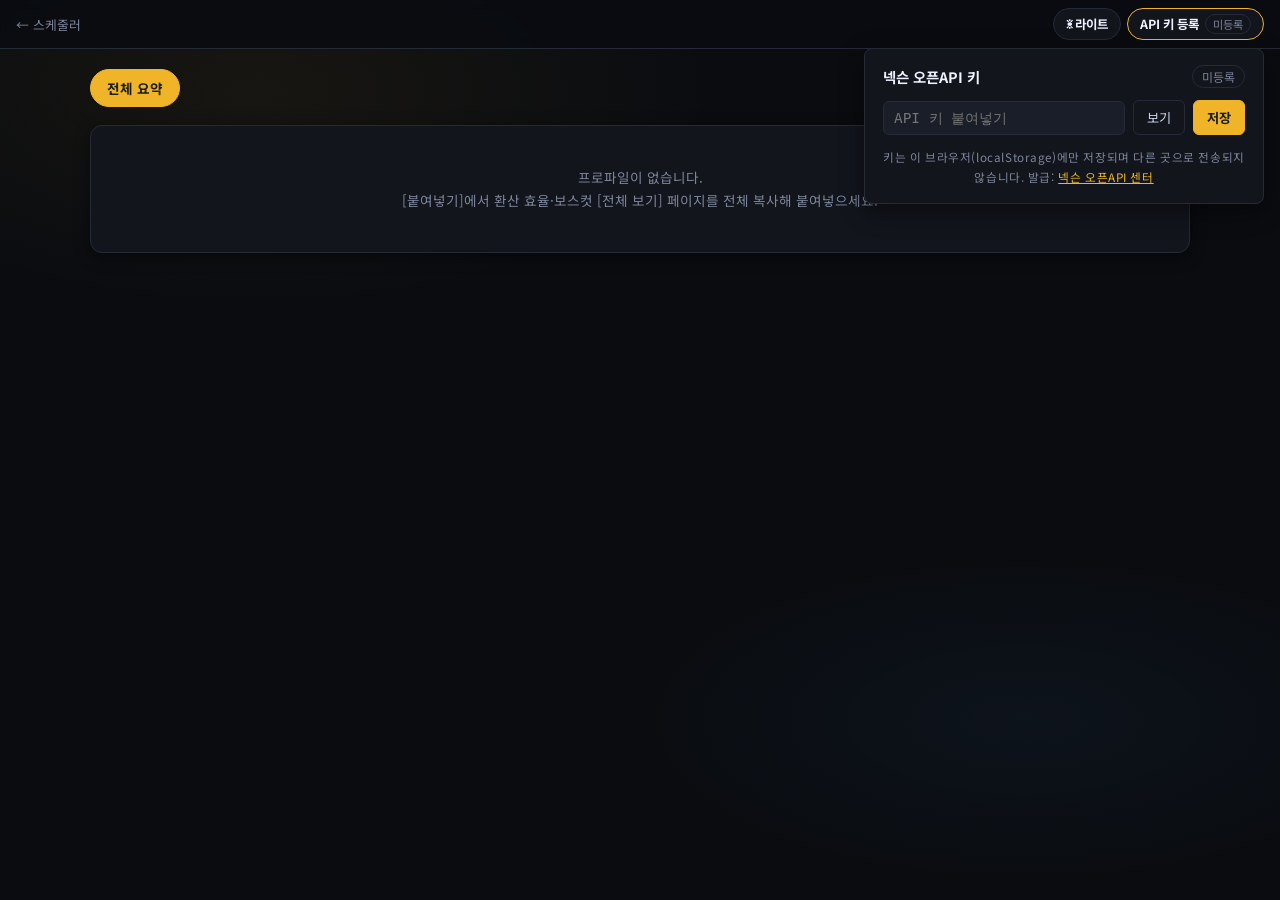
<file: scheduler/boss_check.html>
<!DOCTYPE html>
<html lang="ko">

<head>
    <meta charset="UTF-8">
    <meta name="viewport" content="width=device-width, initial-scale=1.0">
    <title>보스 체크</title>
    <!-- 폰트: 로컬 Noto Sans KR (외부 호출 없음) -->
    <link rel="stylesheet" href="../base_css/fonts/noto-sans-kr/noto-sans-kr.css">
    <link rel="stylesheet" href="../base_css/base.css">
    <link rel="stylesheet" href="../base_css/dark.css">
    <link rel="stylesheet" href="../base_css/light.css">
    <link rel="stylesheet" href="css/base.css">
    <link rel="stylesheet" href="css/difficulty_badge.css">
    <link rel="stylesheet" href="css/api_key_box.css">
    <!-- 상단 고정 헤더 · 버튼 모양은 scheduler.html과 공용 -->
    <link rel="stylesheet" href="css/scheduler.css">
    <link rel="stylesheet" href="css/boss_check.css">
    <!-- 저장된 테마를 그리기 전에 적용 (깜빡임 방지) -->
    <script src="../base_js/theme.js"></script>
</head>

<body>
    <!-- 상단 고정 헤더 (scheduler.html과 같은 형식): 왼쪽 돌아가기, 오른쪽 테마 + API 키 등록 + 펼침 박스 -->
    <header class="site-header">
        <a class="back-link" href="scheduler.html">← 스케줄러</a>
        <div class="key-corner">
            <div class="corner-row">
                <button type="button" class="top-btn" id="btnTheme"></button>
                <button type="button" class="top-btn" id="btnApiKey" aria-controls="apiKeyBox" aria-expanded="false">
                    API 키 등록 <span class="top-btn-state"></span>
                </button>
            </div>
            <section id="apiKeyBox" hidden></section>
        </div>
    </header>

    <div class="bc-wrap">
        <!-- 상단 메뉴: [전체 요약] [프로파일 탭들] ······ [붙여넣기] [백업] [설정] -->
        <nav class="bc-menu" id="menu" aria-label="메뉴"></nav>

        <main id="view"></main>
    </div>

    <input type="file" id="backupInput" accept=".json,application/json" hidden>
    <div class="toast" id="toast" role="status" hidden></div>

    <!-- 순서 중요: 공통 → 저장 → API → UI → 라이브러리(SortableJS 1.15.6) → 보스 체크 (데이터 → 계산 → API → 화면 → 진입점) -->
    <script src="js/util.js"></script>
    <script src="js/store.js"></script>
    <script src="js/api_key.js"></script>
    <script src="js/nexon_api.js"></script>
    <script src="js/scheduler_state.js"></script>
    <script src="js/difficulty.js"></script>
    <script src="js/api_key_box.js"></script>
    <script src="js/page_header.js"></script>
    <script src="js/Sortable.min.js"></script>
    <script src="js/boss_check/bc_data.js"></script>
    <script src="js/boss_check/bc_boss_key.js"></script>
    <script src="js/boss_check/bc_paste.js"></script>
    <script src="js/boss_check/bc_store.js"></script>
    <script src="js/boss_check/bc_estimate.js"></script>
    <script src="js/boss_check/bc_live.js"></script>
    <script src="js/boss_check/bc_view.js"></script>
    <script src="js/boss_check/boss_check.js"></script>
</body>

</html>
</file>
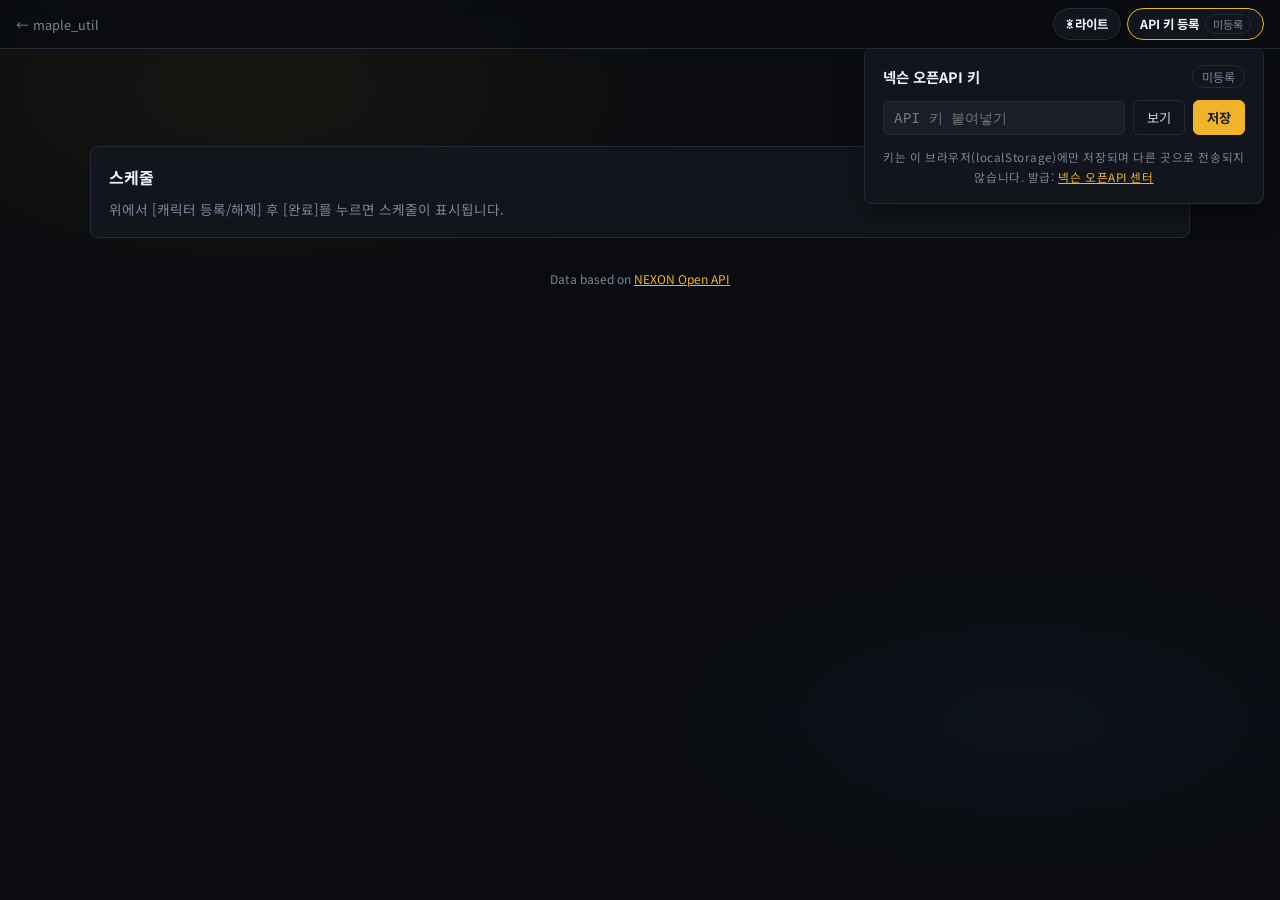
<file: scheduler/scheduler.html>
<!DOCTYPE html>
<html lang="ko">

<head>
    <meta charset="UTF-8">
    <meta name="viewport" content="width=device-width, initial-scale=1.0">
    <title>스케줄러</title>
    <!-- 폰트: 로컬 Noto Sans KR (외부 호출 없음) -->
    <link rel="stylesheet" href="../base_css/fonts/noto-sans-kr/noto-sans-kr.css">
    <link rel="stylesheet" href="../base_css/base.css">
    <link rel="stylesheet" href="../base_css/dark.css">
    <link rel="stylesheet" href="../base_css/light.css">
    <link rel="stylesheet" href="css/base.css">
    <link rel="stylesheet" href="css/api_key_box.css">
    <link rel="stylesheet" href="css/character_picker.css">
    <link rel="stylesheet" href="css/schedule_board.css">
    <link rel="stylesheet" href="css/difficulty_badge.css">
    <link rel="stylesheet" href="css/scheduler.css">
    <!-- 저장된 테마를 그리기 전에 적용 (깜빡임 방지) -->
    <script src="../base_js/theme.js"></script>
    <!-- 게이지 막대를 확대 비율에 맞춰 기기 픽셀 정수로 (그리기 전에 적용) -->
    <script src="js/pixel_snap.js"></script>
</head>

<body>
    <!-- 상단 고정 헤더 (sticky): 왼쪽 돌아가기 링크, 오른쪽 테마 전환 + API 키 등록 버튼 + 펼침 박스 -->
    <header class="site-header">
        <a class="back-link" href="../index.html">← maple_util</a>
        <div class="key-corner">
            <div class="corner-row">
                <button type="button" class="top-btn" id="btnTheme"></button>
                <button type="button" class="top-btn" id="btnApiKey" aria-controls="apiKeyBox" aria-expanded="false">
                    API 키 등록 <span class="top-btn-state"></span>
                </button>
            </div>
            <section id="apiKeyBox" hidden></section>
        </div>
    </header>

    <div class="container">
        <nav class="top-actions" aria-label="캐릭터">
            <button type="button" class="top-btn is-primary" id="btnCharacters" aria-controls="characterPicker">
                캐릭터 등록/해제
            </button>
            <!-- [갱신]: 이 버튼을 눌렀을 때만 스케줄러 API 호출, 아래에 마지막 호출 시각 -->
            <div class="refresh-box">
                <button type="button" class="top-btn" id="btnRefresh">갱신</button>
                <small class="refresh-at" id="refreshAt"></small>
            </div>
        </nav>

        <section id="characterPicker" hidden></section>

        <div id="scheduleBoard"></div>

        <footer class="site-footer">
            Data based on <a href="https://openapi.nexon.com/" target="_blank" rel="noopener">NEXON Open API</a>
        </footer>
    </div>

    <!-- 순서 중요: 공통 → 데이터 → API → UI → 페이지 -->
    <script src="js/util.js"></script>
    <script src="js/store.js"></script>
    <script src="js/reset.js"></script>
    <script src="js/api_key.js"></script>
    <script src="js/nexon_api.js"></script>
    <script src="js/characters.js"></script>
    <script src="js/scheduler_state.js"></script>
    <script src="js/difficulty.js"></script>
    <script src="js/api_key_box.js"></script>
    <script src="js/page_header.js"></script>
    <script src="js/character_picker.js"></script>
    <script src="js/Sortable.min.js"></script>
    <script src="js/board_rules.js"></script>
    <script src="js/board_ui.js"></script>
    <script src="js/board_weekly.js"></script>
    <script src="js/board_boss.js"></script>
    <script src="js/board_daily.js"></script>
    <script src="js/schedule_board.js"></script>
    <script src="js/scheduler.js"></script>
</body>

</html>
</file>
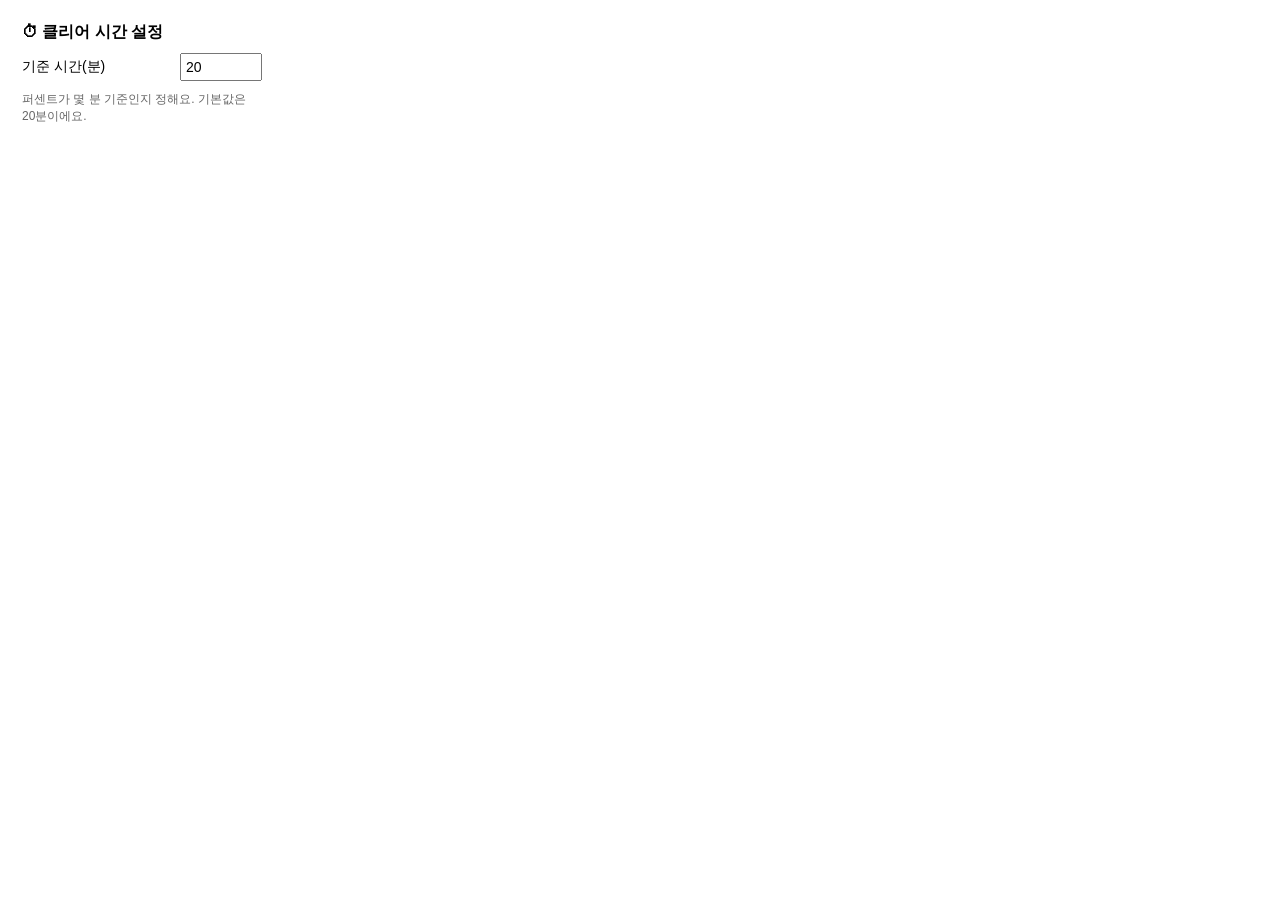
<file: script/환산 시간 확인/popup.html>
<!DOCTYPE html>
<html lang="ko">
<head>
  <meta charset="UTF-8">
  <style>
    body { width: 240px; padding: 14px; font-family: sans-serif; font-size: 14px; }
    h1 { font-size: 16px; margin: 0 0 10px; }
    label { display: flex; align-items: center; justify-content: space-between; gap: 8px; }
    input { width: 70px; padding: 4px; font-size: 14px; }
    p { color: #666; font-size: 12px; margin: 10px 0 0; line-height: 1.4; }
  </style>
</head>
<body>
  <h1>⏱ 클리어 시간 설정</h1>
  <label>기준 시간(분) <input type="number" id="baseline" min="1" step="1" value="20"></label>
  <p>퍼센트가 몇 분 기준인지 정해요. 기본값은 20분이에요.</p>
  <script src="popup.js"></script>
</body>
</html>
</file>
<file: base_css/fonts/do-hyeon/do-hyeon.css>
/* Do Hyeon (400) 로컬 폰트: @fontsource/do-hyeon@5.2.8 index.css
 * 글자 범위(unicode-range)별 woff2 중 페이지에 쓰인 글자의 파일만 받음, 라이선스: LICENSE (SIL OFL 1.1)
 * font-family 이름은 원본 그대로
 */
/* do-hyeon-[0]-400-normal */
@font-face {
  font-family: 'Do Hyeon';
  font-style: normal;
  font-display: swap;
  font-weight: 400;
  src: url(./files/do-hyeon-0-400-normal.woff2) format('woff2'), url(./files/do-hyeon-0-400-normal.woff) format('woff');
  unicode-range: U+f9ca-fa0b,U+ff03-ff05,U+ff07,U+ff0a-ff0b,U+ff0d-ff19,U+ff1b,U+ff1d,U+ff20-ff5b,U+ff5d,U+ffe0-ffe3,U+ffe5-ffe6;
}

/* do-hyeon-[2]-400-normal */
@font-face {
  font-family: 'Do Hyeon';
  font-style: normal;
  font-display: swap;
  font-weight: 400;
  src: url(./files/do-hyeon-2-400-normal.woff2) format('woff2'), url(./files/do-hyeon-2-400-normal.woff) format('woff');
  unicode-range: U+d723-d728,U+d72a-d733,U+d735-d748,U+d74a-d74f,U+d752-d753,U+d755-d757,U+d75a-d75f,U+d762-d764,U+d766-d768,U+d76a-d76b,U+d76d-d76f,U+d771-d787,U+d789-d78b,U+d78d-d78f,U+d791-d797,U+d79a,U+d79c,U+d79e-d7a3,U+f900-f909,U+f90b-f92e;
}

/* do-hyeon-[3]-400-normal */
@font-face {
  font-family: 'Do Hyeon';
  font-style: normal;
  font-display: swap;
  font-weight: 400;
  src: url(./files/do-hyeon-3-400-normal.woff2) format('woff2'), url(./files/do-hyeon-3-400-normal.woff) format('woff');
  unicode-range: U+d679-d68b,U+d68e-d69e,U+d6a0,U+d6a2-d6a7,U+d6a9-d6c3,U+d6c6-d6c7,U+d6c9-d6cb,U+d6cd-d6d3,U+d6d5-d6d6,U+d6d8-d6e3,U+d6e5-d6e7,U+d6e9-d6fb,U+d6fd-d717,U+d719-d71f,U+d721-d722;
}

/* do-hyeon-[4]-400-normal */
@font-face {
  font-family: 'Do Hyeon';
  font-style: normal;
  font-display: swap;
  font-weight: 400;
  src: url(./files/do-hyeon-4-400-normal.woff2) format('woff2'), url(./files/do-hyeon-4-400-normal.woff) format('woff');
  unicode-range: U+d5bc-d5c7,U+d5ca-d5cb,U+d5cd-d5cf,U+d5d1-d5d7,U+d5d9-d5da,U+d5dc,U+d5de-d5e3,U+d5e6-d5e7,U+d5e9-d5eb,U+d5ed-d5f6,U+d5f8,U+d5fa-d5ff,U+d602-d603,U+d605-d607,U+d609-d60f,U+d612-d613,U+d616-d61b,U+d61d-d637,U+d63a-d63b,U+d63d-d63f,U+d641-d647,U+d64a-d64c,U+d64e-d653,U+d656-d657,U+d659-d65b,U+d65d-d666,U+d668,U+d66a-d678;
}

/* do-hyeon-[5]-400-normal */
@font-face {
  font-family: 'Do Hyeon';
  font-style: normal;
  font-display: swap;
  font-weight: 400;
  src: url(./files/do-hyeon-5-400-normal.woff2) format('woff2'), url(./files/do-hyeon-5-400-normal.woff) format('woff');
  unicode-range: U+d507,U+d509-d50b,U+d50d-d513,U+d515-d53b,U+d53e-d53f,U+d541-d543,U+d545-d54c,U+d54e,U+d550,U+d552-d557,U+d55a-d55b,U+d55d-d55f,U+d561-d564,U+d566-d567,U+d56a,U+d56c,U+d56e-d573,U+d576-d577,U+d579-d583,U+d585-d586,U+d58a-d5a4,U+d5a6-d5bb;
}

/* do-hyeon-[6]-400-normal */
@font-face {
  font-family: 'Do Hyeon';
  font-style: normal;
  font-display: swap;
  font-weight: 400;
  src: url(./files/do-hyeon-6-400-normal.woff2) format('woff2'), url(./files/do-hyeon-6-400-normal.woff) format('woff');
  unicode-range: U+d464-d477,U+d47a-d47b,U+d47d-d47f,U+d481-d487,U+d489-d48a,U+d48c,U+d48e-d4e7,U+d4e9-d503,U+d505-d506;
}

/* do-hyeon-[7]-400-normal */
@font-face {
  font-family: 'Do Hyeon';
  font-style: normal;
  font-display: swap;
  font-weight: 400;
  src: url(./files/do-hyeon-7-400-normal.woff2) format('woff2'), url(./files/do-hyeon-7-400-normal.woff) format('woff');
  unicode-range: U+d3bf-d3c7,U+d3ca-d3cf,U+d3d1-d3eb,U+d3ee-d3ef,U+d3f1-d3f3,U+d3f5-d3fb,U+d3fd-d400,U+d402-d45b,U+d45d-d463;
}

/* do-hyeon-[8]-400-normal */
@font-face {
  font-family: 'Do Hyeon';
  font-style: normal;
  font-display: swap;
  font-weight: 400;
  src: url(./files/do-hyeon-8-400-normal.woff2) format('woff2'), url(./files/do-hyeon-8-400-normal.woff) format('woff');
  unicode-range: U+d2ff,U+d302-d304,U+d306-d30b,U+d30f,U+d311-d313,U+d315-d31b,U+d31e,U+d322-d324,U+d326-d327,U+d32a-d32b,U+d32d-d32f,U+d331-d337,U+d339-d33c,U+d33e-d37b,U+d37e-d37f,U+d381-d383,U+d385-d38b,U+d38e-d390,U+d392-d397,U+d39a-d39b,U+d39d-d39f,U+d3a1-d3a7,U+d3a9-d3aa,U+d3ac,U+d3ae-d3b3,U+d3b5-d3b7,U+d3b9-d3bb,U+d3bd-d3be;
}

/* do-hyeon-[9]-400-normal */
@font-face {
  font-family: 'Do Hyeon';
  font-style: normal;
  font-display: swap;
  font-weight: 400;
  src: url(./files/do-hyeon-9-400-normal.woff2) format('woff2'), url(./files/do-hyeon-9-400-normal.woff) format('woff');
  unicode-range: U+d257-d27f,U+d281-d29b,U+d29d-d29f,U+d2a1-d2ab,U+d2ad-d2b7,U+d2ba-d2bb,U+d2bd-d2bf,U+d2c1-d2c7,U+d2c9-d2ef,U+d2f2-d2f3,U+d2f5-d2f7,U+d2f9-d2fe;
}

/* do-hyeon-[10]-400-normal */
@font-face {
  font-family: 'Do Hyeon';
  font-style: normal;
  font-display: swap;
  font-weight: 400;
  src: url(./files/do-hyeon-10-400-normal.woff2) format('woff2'), url(./files/do-hyeon-10-400-normal.woff) format('woff');
  unicode-range: U+d1b4,U+d1b6-d1f3,U+d1f5-d22b,U+d22e-d22f,U+d231-d233,U+d235-d23b,U+d23d-d240,U+d242-d256;
}

/* do-hyeon-[11]-400-normal */
@font-face {
  font-family: 'Do Hyeon';
  font-style: normal;
  font-display: swap;
  font-weight: 400;
  src: url(./files/do-hyeon-11-400-normal.woff2) format('woff2'), url(./files/do-hyeon-11-400-normal.woff) format('woff');
  unicode-range: U+d105-d12f,U+d132-d133,U+d135-d137,U+d139-d13f,U+d141-d142,U+d144,U+d146-d14b,U+d14e-d14f,U+d151-d153,U+d155-d15b,U+d15e-d187,U+d189-d19f,U+d1a2-d1a3,U+d1a5-d1a7,U+d1a9-d1af,U+d1b2-d1b3;
}

/* do-hyeon-[12]-400-normal */
@font-face {
  font-family: 'Do Hyeon';
  font-style: normal;
  font-display: swap;
  font-weight: 400;
  src: url(./files/do-hyeon-12-400-normal.woff2) format('woff2'), url(./files/do-hyeon-12-400-normal.woff) format('woff');
  unicode-range: U+d04b-d04f,U+d051-d057,U+d059-d06b,U+d06d-d06f,U+d071-d073,U+d075-d07b,U+d07e-d0a3,U+d0a6-d0a7,U+d0a9-d0ab,U+d0ad-d0b3,U+d0b6,U+d0b8,U+d0ba-d0bf,U+d0c2-d0c3,U+d0c5-d0c7,U+d0c9-d0cf,U+d0d2,U+d0d6-d0db,U+d0de-d0df,U+d0e1-d0e3,U+d0e5-d0eb,U+d0ee-d0f0,U+d0f2-d104;
}

/* do-hyeon-[13]-400-normal */
@font-face {
  font-family: 'Do Hyeon';
  font-style: normal;
  font-display: swap;
  font-weight: 400;
  src: url(./files/do-hyeon-13-400-normal.woff2) format('woff2'), url(./files/do-hyeon-13-400-normal.woff) format('woff');
  unicode-range: U+cfa2-cfc3,U+cfc5-cfdf,U+cfe2-cfe3,U+cfe5-cfe7,U+cfe9-cff4,U+cff6-cffb,U+cffd-cfff,U+d001-d003,U+d005-d017,U+d019-d033,U+d036-d037,U+d039-d03b,U+d03d-d04a;
}

/* do-hyeon-[14]-400-normal */
@font-face {
  font-family: 'Do Hyeon';
  font-style: normal;
  font-display: swap;
  font-weight: 400;
  src: url(./files/do-hyeon-14-400-normal.woff2) format('woff2'), url(./files/do-hyeon-14-400-normal.woff) format('woff');
  unicode-range: U+cef0-cef3,U+cef6,U+cef9-ceff,U+cf01-cf03,U+cf05-cf07,U+cf09-cf0f,U+cf11-cf12,U+cf14-cf1b,U+cf1d-cf1f,U+cf21-cf2f,U+cf31-cf53,U+cf56-cf57,U+cf59-cf5b,U+cf5d-cf63,U+cf66,U+cf68,U+cf6a-cf6f,U+cf71-cf84,U+cf86-cf8b,U+cf8d-cfa1;
}

/* do-hyeon-[15]-400-normal */
@font-face {
  font-family: 'Do Hyeon';
  font-style: normal;
  font-display: swap;
  font-weight: 400;
  src: url(./files/do-hyeon-15-400-normal.woff2) format('woff2'), url(./files/do-hyeon-15-400-normal.woff) format('woff');
  unicode-range: U+ce3c-ce57,U+ce5a-ce5b,U+ce5d-ce5f,U+ce61-ce67,U+ce6a,U+ce6c,U+ce6e-ce73,U+ce76-ce77,U+ce79-ce7b,U+ce7d-ce83,U+ce85-ce88,U+ce8a-ce8f,U+ce91-ce93,U+ce95-ce97,U+ce99-ce9f,U+cea2,U+cea4-ceab,U+cead-cee3,U+cee6-cee7,U+cee9-ceeb,U+ceed-ceef;
}

/* do-hyeon-[16]-400-normal */
@font-face {
  font-family: 'Do Hyeon';
  font-style: normal;
  font-display: swap;
  font-weight: 400;
  src: url(./files/do-hyeon-16-400-normal.woff2) format('woff2'), url(./files/do-hyeon-16-400-normal.woff) format('woff');
  unicode-range: U+cd92-cd93,U+cd96-cd97,U+cd99-cd9b,U+cd9d-cda3,U+cda6-cda8,U+cdaa-cdaf,U+cdb1-cdc3,U+cdc5-cdcb,U+cdcd-cde7,U+cde9-ce03,U+ce05-ce1f,U+ce22-ce34,U+ce36-ce3b;
}

/* do-hyeon-[17]-400-normal */
@font-face {
  font-family: 'Do Hyeon';
  font-style: normal;
  font-display: swap;
  font-weight: 400;
  src: url(./files/do-hyeon-17-400-normal.woff2) format('woff2'), url(./files/do-hyeon-17-400-normal.woff) format('woff');
  unicode-range: U+ccef-cd07,U+cd0a-cd0b,U+cd0d-cd1a,U+cd1c,U+cd1e-cd2b,U+cd2d-cd5b,U+cd5d-cd77,U+cd79-cd91;
}

/* do-hyeon-[18]-400-normal */
@font-face {
  font-family: 'Do Hyeon';
  font-style: normal;
  font-display: swap;
  font-weight: 400;
  src: url(./files/do-hyeon-18-400-normal.woff2) format('woff2'), url(./files/do-hyeon-18-400-normal.woff) format('woff');
  unicode-range: U+cc3f-cc43,U+cc46-cc47,U+cc49-cc4b,U+cc4d-cc53,U+cc55-cc58,U+cc5a-cc5f,U+cc61-cc97,U+cc9a-cc9b,U+cc9d-cc9f,U+cca1-cca7,U+ccaa,U+ccac,U+ccae-ccb3,U+ccb6-ccb7,U+ccb9-ccbb,U+ccbd-cccf,U+ccd1-cce3,U+cce5-ccee;
}

/* do-hyeon-[19]-400-normal */
@font-face {
  font-family: 'Do Hyeon';
  font-style: normal;
  font-display: swap;
  font-weight: 400;
  src: url(./files/do-hyeon-19-400-normal.woff2) format('woff2'), url(./files/do-hyeon-19-400-normal.woff) format('woff');
  unicode-range: U+cb91-cbd3,U+cbd5-cbe3,U+cbe5-cc0b,U+cc0e-cc0f,U+cc11-cc13,U+cc15-cc1b,U+cc1d-cc20,U+cc23-cc27,U+cc2a-cc2b,U+cc2d,U+cc2f,U+cc31-cc37,U+cc3a,U+cc3c;
}

/* do-hyeon-[20]-400-normal */
@font-face {
  font-family: 'Do Hyeon';
  font-style: normal;
  font-display: swap;
  font-weight: 400;
  src: url(./files/do-hyeon-20-400-normal.woff2) format('woff2'), url(./files/do-hyeon-20-400-normal.woff) format('woff');
  unicode-range: U+caf4-cb47,U+cb4a-cb90;
}

/* do-hyeon-[21]-400-normal */
@font-face {
  font-family: 'Do Hyeon';
  font-style: normal;
  font-display: swap;
  font-weight: 400;
  src: url(./files/do-hyeon-21-400-normal.woff2) format('woff2'), url(./files/do-hyeon-21-400-normal.woff) format('woff');
  unicode-range: U+ca4a-ca4b,U+ca4e-ca4f,U+ca51-ca53,U+ca55-ca5b,U+ca5d-ca60,U+ca62-ca83,U+ca85-cabb,U+cabe-cabf,U+cac1-cac3,U+cac5-cacb,U+cacd-cad0,U+cad2,U+cad4-cad8,U+cada-caf3;
}

/* do-hyeon-[22]-400-normal */
@font-face {
  font-family: 'Do Hyeon';
  font-style: normal;
  font-display: swap;
  font-weight: 400;
  src: url(./files/do-hyeon-22-400-normal.woff2) format('woff2'), url(./files/do-hyeon-22-400-normal.woff) format('woff');
  unicode-range: U+c996-c997,U+c99a-c99c,U+c99e-c9bf,U+c9c2-c9c3,U+c9c5-c9c7,U+c9c9-c9cf,U+c9d2,U+c9d4,U+c9d7-c9d8,U+c9db,U+c9de-c9df,U+c9e1-c9e3,U+c9e5-c9e6,U+c9e8-c9eb,U+c9ee-c9f0,U+c9f2-c9f7,U+c9f9-ca0b,U+ca0d-ca28,U+ca2a-ca49;
}

/* do-hyeon-[23]-400-normal */
@font-face {
  font-family: 'Do Hyeon';
  font-style: normal;
  font-display: swap;
  font-weight: 400;
  src: url(./files/do-hyeon-23-400-normal.woff2) format('woff2'), url(./files/do-hyeon-23-400-normal.woff) format('woff');
  unicode-range: U+c8e9-c8f4,U+c8f6-c8fb,U+c8fe-c8ff,U+c901-c903,U+c905-c90b,U+c90e-c910,U+c912-c917,U+c919-c92b,U+c92d-c94f,U+c951-c953,U+c955-c96b,U+c96d-c973,U+c975-c987,U+c98a-c98b,U+c98d-c98f,U+c991-c995;
}

/* do-hyeon-[24]-400-normal */
@font-face {
  font-family: 'Do Hyeon';
  font-style: normal;
  font-display: swap;
  font-weight: 400;
  src: url(./files/do-hyeon-24-400-normal.woff2) format('woff2'), url(./files/do-hyeon-24-400-normal.woff) format('woff');
  unicode-range: U+c841-c84b,U+c84d-c86f,U+c872-c873,U+c875-c877,U+c879-c87f,U+c882-c884,U+c887-c88a,U+c88d-c8c3,U+c8c5-c8df,U+c8e1-c8e8;
}

/* do-hyeon-[25]-400-normal */
@font-face {
  font-family: 'Do Hyeon';
  font-style: normal;
  font-display: swap;
  font-weight: 400;
  src: url(./files/do-hyeon-25-400-normal.woff2) format('woff2'), url(./files/do-hyeon-25-400-normal.woff) format('woff');
  unicode-range: U+c779-c77b,U+c77e-c782,U+c786,U+c78b,U+c78d,U+c78f,U+c792-c793,U+c795,U+c797,U+c799-c79f,U+c7a2,U+c7a7-c7ab,U+c7ae-c7bb,U+c7bd-c7c0,U+c7c2-c7c7,U+c7c9-c7dc,U+c7de-c7ff,U+c802-c803,U+c805-c807,U+c809,U+c80b-c80f,U+c812,U+c814,U+c817-c81b,U+c81e-c81f,U+c821-c823,U+c825-c82e,U+c830-c837,U+c839-c83b,U+c83d-c840;
}

/* do-hyeon-[26]-400-normal */
@font-face {
  font-family: 'Do Hyeon';
  font-style: normal;
  font-display: swap;
  font-weight: 400;
  src: url(./files/do-hyeon-26-400-normal.woff2) format('woff2'), url(./files/do-hyeon-26-400-normal.woff) format('woff');
  unicode-range: U+c6bb-c6bf,U+c6c2,U+c6c4,U+c6c6-c6cb,U+c6ce-c6cf,U+c6d1-c6d3,U+c6d5-c6db,U+c6dd-c6df,U+c6e1-c6e7,U+c6e9-c6eb,U+c6ed-c6ef,U+c6f1-c6f8,U+c6fa-c703,U+c705-c707,U+c709-c70b,U+c70d-c716,U+c718,U+c71a-c71f,U+c722-c723,U+c725-c727,U+c729-c734,U+c736-c73b,U+c73e-c73f,U+c741-c743,U+c745-c74b,U+c74e-c750,U+c752-c757,U+c759-c773,U+c776-c777;
}

/* do-hyeon-[27]-400-normal */
@font-face {
  font-family: 'Do Hyeon';
  font-style: normal;
  font-display: swap;
  font-weight: 400;
  src: url(./files/do-hyeon-27-400-normal.woff2) format('woff2'), url(./files/do-hyeon-27-400-normal.woff) format('woff');
  unicode-range: U+c5f5-c5fb,U+c5fe,U+c602-c605,U+c607,U+c609-c60f,U+c611-c61a,U+c61c-c623,U+c626-c627,U+c629-c62b,U+c62d,U+c62f-c632,U+c636,U+c638,U+c63a-c63f,U+c642-c643,U+c645-c647,U+c649-c652,U+c656-c65b,U+c65d-c65f,U+c661-c663,U+c665-c677,U+c679-c67b,U+c67d-c693,U+c696-c697,U+c699-c69b,U+c69d-c6a3,U+c6a6,U+c6a8,U+c6aa-c6af,U+c6b2-c6b3,U+c6b5-c6b7,U+c6b9-c6ba;
}

/* do-hyeon-[28]-400-normal */
@font-face {
  font-family: 'Do Hyeon';
  font-style: normal;
  font-display: swap;
  font-weight: 400;
  src: url(./files/do-hyeon-28-400-normal.woff2) format('woff2'), url(./files/do-hyeon-28-400-normal.woff) format('woff');
  unicode-range: U+c517-c527,U+c52a-c52b,U+c52d-c52f,U+c531-c538,U+c53a,U+c53c,U+c53e-c543,U+c546-c547,U+c54b,U+c54d-c552,U+c556,U+c55a-c55b,U+c55d,U+c55f,U+c562-c563,U+c565-c567,U+c569-c56f,U+c572,U+c574,U+c576-c57b,U+c57e-c57f,U+c581-c583,U+c585-c586,U+c588-c58b,U+c58e,U+c590,U+c592-c596,U+c599-c5b3,U+c5b6-c5b7,U+c5ba,U+c5be-c5c3,U+c5ca-c5cb,U+c5cd,U+c5cf,U+c5d2-c5d3,U+c5d5-c5d7,U+c5d9-c5df,U+c5e1-c5e2,U+c5e4,U+c5e6-c5eb,U+c5ef,U+c5f1-c5f3;
}

/* do-hyeon-[29]-400-normal */
@font-face {
  font-family: 'Do Hyeon';
  font-style: normal;
  font-display: swap;
  font-weight: 400;
  src: url(./files/do-hyeon-29-400-normal.woff2) format('woff2'), url(./files/do-hyeon-29-400-normal.woff) format('woff');
  unicode-range: U+c475-c4ef,U+c4f2-c4f3,U+c4f5-c4f7,U+c4f9-c4ff,U+c502-c50b,U+c50d-c516;
}

/* do-hyeon-[30]-400-normal */
@font-face {
  font-family: 'Do Hyeon';
  font-style: normal;
  font-display: swap;
  font-weight: 400;
  src: url(./files/do-hyeon-30-400-normal.woff2) format('woff2'), url(./files/do-hyeon-30-400-normal.woff) format('woff');
  unicode-range: U+c3d0-c3d7,U+c3da-c3db,U+c3dd-c3de,U+c3e1-c3ec,U+c3ee-c3f3,U+c3f5-c42b,U+c42d-c463,U+c466-c474;
}

/* do-hyeon-[31]-400-normal */
@font-face {
  font-family: 'Do Hyeon';
  font-style: normal;
  font-display: swap;
  font-weight: 400;
  src: url(./files/do-hyeon-31-400-normal.woff2) format('woff2'), url(./files/do-hyeon-31-400-normal.woff) format('woff');
  unicode-range: U+c32b-c367,U+c36a-c36b,U+c36d-c36f,U+c371-c377,U+c37a-c37b,U+c37e-c383,U+c385-c387,U+c389-c3cf;
}

/* do-hyeon-[32]-400-normal */
@font-face {
  font-family: 'Do Hyeon';
  font-style: normal;
  font-display: swap;
  font-weight: 400;
  src: url(./files/do-hyeon-32-400-normal.woff2) format('woff2'), url(./files/do-hyeon-32-400-normal.woff) format('woff');
  unicode-range: U+c26a-c26b,U+c26d-c26f,U+c271-c273,U+c275-c27b,U+c27e-c287,U+c289-c28f,U+c291-c297,U+c299-c29a,U+c29c-c2a3,U+c2a5-c2a7,U+c2a9-c2ab,U+c2ad-c2b3,U+c2b6,U+c2b8,U+c2ba-c2bb,U+c2bd-c2db,U+c2de-c2df,U+c2e1-c2e2,U+c2e5-c2ea,U+c2ee,U+c2f0,U+c2f2-c2f5,U+c2f7,U+c2fa-c2fb,U+c2fd-c2ff,U+c301-c307,U+c309-c30c,U+c30e-c312,U+c315-c323,U+c325-c328,U+c32a;
}

/* do-hyeon-[33]-400-normal */
@font-face {
  font-family: 'Do Hyeon';
  font-style: normal;
  font-display: swap;
  font-weight: 400;
  src: url(./files/do-hyeon-33-400-normal.woff2) format('woff2'), url(./files/do-hyeon-33-400-normal.woff) format('woff');
  unicode-range: U+c1bc-c1c3,U+c1c5-c1df,U+c1e1-c1fb,U+c1fd-c203,U+c205-c20c,U+c20e,U+c210-c217,U+c21a-c21b,U+c21d-c21e,U+c221-c227,U+c229-c22a,U+c22c,U+c22e,U+c230,U+c233-c24f,U+c251-c257,U+c259-c269;
}

/* do-hyeon-[34]-400-normal */
@font-face {
  font-family: 'Do Hyeon';
  font-style: normal;
  font-display: swap;
  font-weight: 400;
  src: url(./files/do-hyeon-34-400-normal.woff2) format('woff2'), url(./files/do-hyeon-34-400-normal.woff) format('woff');
  unicode-range: U+c101-c11b,U+c11f,U+c121-c123,U+c125-c12b,U+c12e,U+c132-c137,U+c13a-c13b,U+c13d-c13f,U+c141-c147,U+c14a,U+c14c-c153,U+c155-c157,U+c159-c15b,U+c15d-c166,U+c169-c16f,U+c171-c177,U+c179-c18b,U+c18e-c18f,U+c191-c193,U+c195-c19b,U+c19d-c19e,U+c1a0,U+c1a2-c1a4,U+c1a6-c1bb;
}

/* do-hyeon-[35]-400-normal */
@font-face {
  font-family: 'Do Hyeon';
  font-style: normal;
  font-display: swap;
  font-weight: 400;
  src: url(./files/do-hyeon-35-400-normal.woff2) format('woff2'), url(./files/do-hyeon-35-400-normal.woff) format('woff');
  unicode-range: U+c049-c057,U+c059-c05b,U+c05d-c05f,U+c061-c067,U+c069-c08f,U+c091-c0ab,U+c0ae-c0af,U+c0b1-c0b3,U+c0b5,U+c0b7-c0bb,U+c0be,U+c0c2-c0c7,U+c0ca-c0cb,U+c0cd-c0cf,U+c0d1-c0d7,U+c0d9-c0da,U+c0dc,U+c0de-c0e3,U+c0e5-c0eb,U+c0ed-c0f3,U+c0f6,U+c0f8,U+c0fa-c0ff;
}

/* do-hyeon-[36]-400-normal */
@font-face {
  font-family: 'Do Hyeon';
  font-style: normal;
  font-display: swap;
  font-weight: 400;
  src: url(./files/do-hyeon-36-400-normal.woff2) format('woff2'), url(./files/do-hyeon-36-400-normal.woff) format('woff');
  unicode-range: U+bfa7-bfaf,U+bfb1-bfc4,U+bfc6-bfcb,U+bfce-bfcf,U+bfd1-bfd3,U+bfd5-bfdb,U+bfdd-c048;
}

/* do-hyeon-[37]-400-normal */
@font-face {
  font-family: 'Do Hyeon';
  font-style: normal;
  font-display: swap;
  font-weight: 400;
  src: url(./files/do-hyeon-37-400-normal.woff2) format('woff2'), url(./files/do-hyeon-37-400-normal.woff) format('woff');
  unicode-range: U+bf07,U+bf09-bf3f,U+bf41-bf4f,U+bf52-bf54,U+bf56-bfa6;
}

/* do-hyeon-[38]-400-normal */
@font-face {
  font-family: 'Do Hyeon';
  font-style: normal;
  font-display: swap;
  font-weight: 400;
  src: url(./files/do-hyeon-38-400-normal.woff2) format('woff2'), url(./files/do-hyeon-38-400-normal.woff) format('woff');
  unicode-range: U+be56,U+be58,U+be5c-be5f,U+be62-be63,U+be65-be67,U+be69-be74,U+be76-be7b,U+be7e-be7f,U+be81-be8e,U+be90,U+be92-bea7,U+bea9-becf,U+bed2-bed3,U+bed5-bed6,U+bed9-bee3,U+bee6-bf06;
}

/* do-hyeon-[39]-400-normal */
@font-face {
  font-family: 'Do Hyeon';
  font-style: normal;
  font-display: swap;
  font-weight: 400;
  src: url(./files/do-hyeon-39-400-normal.woff2) format('woff2'), url(./files/do-hyeon-39-400-normal.woff) format('woff');
  unicode-range: U+bdb0-bdd3,U+bdd5-bdef,U+bdf1-be0b,U+be0d-be0f,U+be11-be13,U+be15-be43,U+be46-be47,U+be49-be4b,U+be4d-be53;
}

/* do-hyeon-[40]-400-normal */
@font-face {
  font-family: 'Do Hyeon';
  font-style: normal;
  font-display: swap;
  font-weight: 400;
  src: url(./files/do-hyeon-40-400-normal.woff2) format('woff2'), url(./files/do-hyeon-40-400-normal.woff) format('woff');
  unicode-range: U+bd03,U+bd06,U+bd08,U+bd0a-bd0f,U+bd11-bd22,U+bd25-bd47,U+bd49-bd58,U+bd5a-bd7f,U+bd82-bd83,U+bd85-bd87,U+bd8a-bd8f,U+bd91-bd92,U+bd94,U+bd96-bd98,U+bd9a-bdaf;
}

/* do-hyeon-[41]-400-normal */
@font-face {
  font-family: 'Do Hyeon';
  font-style: normal;
  font-display: swap;
  font-weight: 400;
  src: url(./files/do-hyeon-41-400-normal.woff2) format('woff2'), url(./files/do-hyeon-41-400-normal.woff) format('woff');
  unicode-range: U+bc4e-bc83,U+bc86-bc87,U+bc89-bc8b,U+bc8d-bc93,U+bc96,U+bc98,U+bc9b-bc9f,U+bca2-bca3,U+bca5-bca7,U+bca9-bcb2,U+bcb4-bcbb,U+bcbe-bcbf,U+bcc1-bcc3,U+bcc5-bccc,U+bcce-bcd0,U+bcd2-bcd4,U+bcd6-bcf3,U+bcf7,U+bcf9-bcfb,U+bcfd-bd02;
}

/* do-hyeon-[42]-400-normal */
@font-face {
  font-family: 'Do Hyeon';
  font-style: normal;
  font-display: swap;
  font-weight: 400;
  src: url(./files/do-hyeon-42-400-normal.woff2) format('woff2'), url(./files/do-hyeon-42-400-normal.woff) format('woff');
  unicode-range: U+bb90-bba3,U+bba5-bbab,U+bbad-bbbf,U+bbc1-bbf7,U+bbfa-bbfb,U+bbfd-bbfe,U+bc01-bc07,U+bc09-bc0a,U+bc0e,U+bc10,U+bc12-bc13,U+bc17,U+bc19-bc1a,U+bc1e,U+bc20-bc23,U+bc26,U+bc28,U+bc2a-bc2c,U+bc2e-bc2f,U+bc32-bc33,U+bc35-bc37,U+bc39-bc3f,U+bc41-bc42,U+bc44,U+bc46-bc48,U+bc4a-bc4d;
}

/* do-hyeon-[43]-400-normal */
@font-face {
  font-family: 'Do Hyeon';
  font-style: normal;
  font-display: swap;
  font-weight: 400;
  src: url(./files/do-hyeon-43-400-normal.woff2) format('woff2'), url(./files/do-hyeon-43-400-normal.woff) format('woff');
  unicode-range: U+bae6-bafb,U+bafd-bb17,U+bb19-bb33,U+bb37,U+bb39-bb3a,U+bb3d-bb43,U+bb45-bb46,U+bb48,U+bb4a-bb4f,U+bb51-bb53,U+bb55-bb57,U+bb59-bb62,U+bb64-bb8f;
}

/* do-hyeon-[44]-400-normal */
@font-face {
  font-family: 'Do Hyeon';
  font-style: normal;
  font-display: swap;
  font-weight: 400;
  src: url(./files/do-hyeon-44-400-normal.woff2) format('woff2'), url(./files/do-hyeon-44-400-normal.woff) format('woff');
  unicode-range: U+ba30-ba37,U+ba3a-ba3b,U+ba3d-ba3f,U+ba41-ba47,U+ba49-ba4a,U+ba4c,U+ba4e-ba53,U+ba56-ba57,U+ba59-ba5b,U+ba5d-ba63,U+ba65-ba66,U+ba68-ba6f,U+ba71-ba73,U+ba75-ba77,U+ba79-ba84,U+ba86,U+ba88-baa7,U+baaa,U+baad-baaf,U+bab1-bab7,U+baba,U+babc,U+babe-bae5;
}

/* do-hyeon-[45]-400-normal */
@font-face {
  font-family: 'Do Hyeon';
  font-style: normal;
  font-display: swap;
  font-weight: 400;
  src: url(./files/do-hyeon-45-400-normal.woff2) format('woff2'), url(./files/do-hyeon-45-400-normal.woff) format('woff');
  unicode-range: U+b96e-b973,U+b976-b977,U+b979-b97b,U+b97d-b983,U+b986,U+b988,U+b98a-b98d,U+b98f-b9ab,U+b9ae-b9af,U+b9b1-b9b3,U+b9b5-b9bb,U+b9be,U+b9c0,U+b9c2-b9c7,U+b9ca-b9cb,U+b9cd,U+b9d2-b9d7,U+b9da,U+b9dc,U+b9df-b9e0,U+b9e2,U+b9e6-b9e7,U+b9e9-b9f3,U+b9f6,U+b9f8,U+b9fb-ba2f;
}

/* do-hyeon-[46]-400-normal */
@font-face {
  font-family: 'Do Hyeon';
  font-style: normal;
  font-display: swap;
  font-weight: 400;
  src: url(./files/do-hyeon-46-400-normal.woff2) format('woff2'), url(./files/do-hyeon-46-400-normal.woff) format('woff');
  unicode-range: U+b8bf-b8cb,U+b8cd-b8e0,U+b8e2-b8e7,U+b8ea-b8eb,U+b8ed-b8ef,U+b8f1-b8f7,U+b8fa,U+b8fc,U+b8fe-b903,U+b905-b917,U+b919-b91f,U+b921-b93b,U+b93d-b957,U+b95a-b95b,U+b95d-b95f,U+b961-b967,U+b969-b96c;
}

/* do-hyeon-[47]-400-normal */
@font-face {
  font-family: 'Do Hyeon';
  font-style: normal;
  font-display: swap;
  font-weight: 400;
  src: url(./files/do-hyeon-47-400-normal.woff2) format('woff2'), url(./files/do-hyeon-47-400-normal.woff) format('woff');
  unicode-range: U+b80d-b80f,U+b811-b817,U+b81a,U+b81c-b823,U+b826-b827,U+b829-b82b,U+b82d-b833,U+b836,U+b83a-b83f,U+b841-b85b,U+b85e-b85f,U+b861-b863,U+b865-b86b,U+b86e,U+b870,U+b872-b8af,U+b8b1-b8be;
}

/* do-hyeon-[48]-400-normal */
@font-face {
  font-family: 'Do Hyeon';
  font-style: normal;
  font-display: swap;
  font-weight: 400;
  src: url(./files/do-hyeon-48-400-normal.woff2) format('woff2'), url(./files/do-hyeon-48-400-normal.woff) format('woff');
  unicode-range: U+b74d-b75f,U+b761-b763,U+b765-b774,U+b776-b77b,U+b77e-b77f,U+b781-b783,U+b785-b78b,U+b78e,U+b792-b796,U+b79a-b79b,U+b79d-b7a7,U+b7aa,U+b7ae-b7b3,U+b7b6-b7c8,U+b7ca-b7eb,U+b7ee-b7ef,U+b7f1-b7f3,U+b7f5-b7fb,U+b7fe,U+b802-b806,U+b80a-b80b;
}

/* do-hyeon-[49]-400-normal */
@font-face {
  font-family: 'Do Hyeon';
  font-style: normal;
  font-display: swap;
  font-weight: 400;
  src: url(./files/do-hyeon-49-400-normal.woff2) format('woff2'), url(./files/do-hyeon-49-400-normal.woff) format('woff');
  unicode-range: U+b6a7-b6aa,U+b6ac-b6b0,U+b6b2-b6ef,U+b6f1-b727,U+b72a-b72b,U+b72d-b72e,U+b731-b737,U+b739-b73a,U+b73c-b743,U+b745-b74c;
}

/* do-hyeon-[50]-400-normal */
@font-face {
  font-family: 'Do Hyeon';
  font-style: normal;
  font-display: swap;
  font-weight: 400;
  src: url(./files/do-hyeon-50-400-normal.woff2) format('woff2'), url(./files/do-hyeon-50-400-normal.woff) format('woff');
  unicode-range: U+b605-b60f,U+b612-b617,U+b619-b624,U+b626-b69b,U+b69e-b6a3,U+b6a5-b6a6;
}

/* do-hyeon-[51]-400-normal */
@font-face {
  font-family: 'Do Hyeon';
  font-style: normal;
  font-display: swap;
  font-weight: 400;
  src: url(./files/do-hyeon-51-400-normal.woff2) format('woff2'), url(./files/do-hyeon-51-400-normal.woff) format('woff');
  unicode-range: U+b55f,U+b562-b583,U+b585-b59f,U+b5a2-b5a3,U+b5a5-b5a7,U+b5a9-b5b2,U+b5b5-b5ba,U+b5bd-b604;
}

/* do-hyeon-[52]-400-normal */
@font-face {
  font-family: 'Do Hyeon';
  font-style: normal;
  font-display: swap;
  font-weight: 400;
  src: url(./files/do-hyeon-52-400-normal.woff2) format('woff2'), url(./files/do-hyeon-52-400-normal.woff) format('woff');
  unicode-range: U+b4a5-b4b6,U+b4b8-b4bf,U+b4c1-b4c7,U+b4c9-b4db,U+b4de-b4df,U+b4e1-b4e2,U+b4e5-b4eb,U+b4ee,U+b4f0,U+b4f2-b513,U+b516-b517,U+b519-b51a,U+b51d-b523,U+b526,U+b528,U+b52b-b52f,U+b532-b533,U+b535-b537,U+b539-b53f,U+b541-b544,U+b546-b54b,U+b54d-b54f,U+b551-b55b,U+b55d-b55e;
}

/* do-hyeon-[53]-400-normal */
@font-face {
  font-family: 'Do Hyeon';
  font-style: normal;
  font-display: swap;
  font-weight: 400;
  src: url(./files/do-hyeon-53-400-normal.woff2) format('woff2'), url(./files/do-hyeon-53-400-normal.woff) format('woff');
  unicode-range: U+b3f8-b3fb,U+b3fd-b40f,U+b411-b417,U+b419-b41b,U+b41d-b41f,U+b421-b427,U+b42a-b42b,U+b42d-b44f,U+b452-b453,U+b455-b457,U+b459-b45f,U+b462-b464,U+b466-b46b,U+b46d-b47f,U+b481-b4a3;
}

/* do-hyeon-[54]-400-normal */
@font-face {
  font-family: 'Do Hyeon';
  font-style: normal;
  font-display: swap;
  font-weight: 400;
  src: url(./files/do-hyeon-54-400-normal.woff2) format('woff2'), url(./files/do-hyeon-54-400-normal.woff) format('woff');
  unicode-range: U+b342-b353,U+b356-b357,U+b359-b35b,U+b35d-b35e,U+b360-b363,U+b366,U+b368,U+b36a-b36d,U+b36f,U+b372-b373,U+b375-b377,U+b379-b37f,U+b381-b382,U+b384,U+b386-b38b,U+b38d-b3c3,U+b3c6-b3c7,U+b3c9-b3ca,U+b3cd-b3d3,U+b3d6,U+b3d8,U+b3da-b3f7;
}

/* do-hyeon-[55]-400-normal */
@font-face {
  font-family: 'Do Hyeon';
  font-style: normal;
  font-display: swap;
  font-weight: 400;
  src: url(./files/do-hyeon-55-400-normal.woff2) format('woff2'), url(./files/do-hyeon-55-400-normal.woff) format('woff');
  unicode-range: U+b27c-b283,U+b285-b28f,U+b292-b293,U+b295-b297,U+b29a-b29f,U+b2a1-b2a4,U+b2a7-b2a9,U+b2ab,U+b2ad-b2c7,U+b2ca-b2cb,U+b2cd-b2cf,U+b2d1-b2d7,U+b2da,U+b2dc,U+b2de-b2e3,U+b2e7,U+b2e9-b2ea,U+b2ef-b2f3,U+b2f6,U+b2f8,U+b2fa-b2fb,U+b2fd-b2fe,U+b302-b303,U+b305-b307,U+b309-b30f,U+b312,U+b316-b31b,U+b31d-b341;
}

/* do-hyeon-[56]-400-normal */
@font-face {
  font-family: 'Do Hyeon';
  font-style: normal;
  font-display: swap;
  font-weight: 400;
  src: url(./files/do-hyeon-56-400-normal.woff2) format('woff2'), url(./files/do-hyeon-56-400-normal.woff) format('woff');
  unicode-range: U+b1d6-b1e7,U+b1e9-b1fc,U+b1fe-b203,U+b206-b207,U+b209-b20b,U+b20d-b213,U+b216-b21f,U+b221-b257,U+b259-b273,U+b275-b27b;
}

/* do-hyeon-[57]-400-normal */
@font-face {
  font-family: 'Do Hyeon';
  font-style: normal;
  font-display: swap;
  font-weight: 400;
  src: url(./files/do-hyeon-57-400-normal.woff2) format('woff2'), url(./files/do-hyeon-57-400-normal.woff) format('woff');
  unicode-range: U+b120-b122,U+b126-b127,U+b129-b12b,U+b12d-b133,U+b136,U+b138,U+b13a-b13f,U+b142-b143,U+b145-b14f,U+b151-b153,U+b156-b157,U+b159-b177,U+b17a-b17b,U+b17d-b17f,U+b181-b187,U+b189-b18c,U+b18e-b191,U+b195-b1a7,U+b1a9-b1cb,U+b1cd-b1d5;
}

/* do-hyeon-[58]-400-normal */
@font-face {
  font-family: 'Do Hyeon';
  font-style: normal;
  font-display: swap;
  font-weight: 400;
  src: url(./files/do-hyeon-58-400-normal.woff2) format('woff2'), url(./files/do-hyeon-58-400-normal.woff) format('woff');
  unicode-range: U+b05f-b07b,U+b07e-b07f,U+b081-b083,U+b085-b08b,U+b08d-b097,U+b09b,U+b09d-b09f,U+b0a2-b0a7,U+b0aa,U+b0b0,U+b0b2,U+b0b6-b0b7,U+b0b9-b0bb,U+b0bd-b0c3,U+b0c6-b0c7,U+b0ca-b0cf,U+b0d1-b0df,U+b0e1-b0e4,U+b0e6-b107,U+b10a-b10b,U+b10d-b10f,U+b111-b112,U+b114-b117,U+b119-b11a,U+b11c-b11f;
}

/* do-hyeon-[59]-400-normal */
@font-face {
  font-family: 'Do Hyeon';
  font-style: normal;
  font-display: swap;
  font-weight: 400;
  src: url(./files/do-hyeon-59-400-normal.woff2) format('woff2'), url(./files/do-hyeon-59-400-normal.woff) format('woff');
  unicode-range: U+afac-afb7,U+afba-afbb,U+afbd-afbf,U+afc1-afc6,U+afca-afcc,U+afce-afd3,U+afd5-afe7,U+afe9-afef,U+aff1-b00b,U+b00d-b00f,U+b011-b013,U+b015-b01b,U+b01d-b027,U+b029-b043,U+b045-b047,U+b049,U+b04b,U+b04d-b052,U+b055-b056,U+b058-b05c,U+b05e;
}

/* do-hyeon-[60]-400-normal */
@font-face {
  font-family: 'Do Hyeon';
  font-style: normal;
  font-display: swap;
  font-weight: 400;
  src: url(./files/do-hyeon-60-400-normal.woff2) format('woff2'), url(./files/do-hyeon-60-400-normal.woff) format('woff');
  unicode-range: U+af03-af07,U+af09-af2b,U+af2e-af33,U+af35-af3b,U+af3e-af40,U+af44-af47,U+af4a-af5c,U+af5e-af63,U+af65-af7f,U+af81-afab;
}

/* do-hyeon-[61]-400-normal */
@font-face {
  font-family: 'Do Hyeon';
  font-style: normal;
  font-display: swap;
  font-weight: 400;
  src: url(./files/do-hyeon-61-400-normal.woff2) format('woff2'), url(./files/do-hyeon-61-400-normal.woff) format('woff');
  unicode-range: U+ae56-ae5b,U+ae5e-ae60,U+ae62-ae64,U+ae66-ae67,U+ae69-ae6b,U+ae6d-ae83,U+ae85-aebb,U+aebf,U+aec1-aec3,U+aec5-aecb,U+aece,U+aed0,U+aed2-aed7,U+aed9-aef3,U+aef5-af02;
}

/* do-hyeon-[62]-400-normal */
@font-face {
  font-family: 'Do Hyeon';
  font-style: normal;
  font-display: swap;
  font-weight: 400;
  src: url(./files/do-hyeon-62-400-normal.woff2) format('woff2'), url(./files/do-hyeon-62-400-normal.woff) format('woff');
  unicode-range: U+ad9c-ada3,U+ada5-adbf,U+adc1-adc3,U+adc5-adc7,U+adc9-add2,U+add4-addb,U+addd-addf,U+ade1-ade3,U+ade5-adf7,U+adfa-adfb,U+adfd-adff,U+ae02-ae07,U+ae0a,U+ae0c,U+ae0e-ae13,U+ae15-ae2f,U+ae31-ae33,U+ae35-ae37,U+ae39-ae3f,U+ae42,U+ae44,U+ae46-ae49,U+ae4b,U+ae4f,U+ae51-ae53,U+ae55;
}

/* do-hyeon-[63]-400-normal */
@font-face {
  font-family: 'Do Hyeon';
  font-style: normal;
  font-display: swap;
  font-weight: 400;
  src: url(./files/do-hyeon-63-400-normal.woff2) format('woff2'), url(./files/do-hyeon-63-400-normal.woff) format('woff');
  unicode-range: U+ace2-ace3,U+ace5-ace6,U+ace9-acef,U+acf2,U+acf4,U+acf7-acfb,U+acfe-acff,U+ad01-ad03,U+ad05-ad0b,U+ad0d-ad10,U+ad12-ad1b,U+ad1d-ad33,U+ad35-ad48,U+ad4a-ad4f,U+ad51-ad6b,U+ad6e-ad6f,U+ad71-ad72,U+ad77-ad7c,U+ad7e,U+ad80,U+ad82-ad87,U+ad89-ad8b,U+ad8d-ad8f,U+ad91-ad9b;
}

/* do-hyeon-[64]-400-normal */
@font-face {
  font-family: 'Do Hyeon';
  font-style: normal;
  font-display: swap;
  font-weight: 400;
  src: url(./files/do-hyeon-64-400-normal.woff2) format('woff2'), url(./files/do-hyeon-64-400-normal.woff) format('woff');
  unicode-range: U+ac25-ac2c,U+ac2e,U+ac30,U+ac32-ac37,U+ac39-ac3f,U+ac41-ac4c,U+ac4e-ac6f,U+ac72-ac73,U+ac75-ac76,U+ac79-ac7f,U+ac82,U+ac84-ac88,U+ac8a-ac8b,U+ac8d-ac8f,U+ac91-ac93,U+ac95-ac9b,U+ac9d-ac9e,U+aca1-aca7,U+acab,U+acad-acaf,U+acb1-acb7,U+acba-acbb,U+acbe-acc0,U+acc2-acc3,U+acc5-acdf;
}

/* do-hyeon-[65]-400-normal */
@font-face {
  font-family: 'Do Hyeon';
  font-style: normal;
  font-display: swap;
  font-weight: 400;
  src: url(./files/do-hyeon-65-400-normal.woff2) format('woff2'), url(./files/do-hyeon-65-400-normal.woff) format('woff');
  unicode-range: U+99df,U+99ed,U+99f1,U+99ff,U+9a01,U+9a08,U+9a0e-9a0f,U+9a19,U+9a2b,U+9a30,U+9a36-9a37,U+9a40,U+9a43,U+9a45,U+9a4d,U+9a55,U+9a57,U+9a5a-9a5b,U+9a5f,U+9a62,U+9a65,U+9a69-9a6a,U+9aa8,U+9ab8,U+9ad3,U+9ae5,U+9aee,U+9b1a,U+9b27,U+9b2a,U+9b31,U+9b3c,U+9b41-9b45,U+9b4f,U+9b54,U+9b5a,U+9b6f,U+9b8e,U+9b91,U+9b9f,U+9bab,U+9bae,U+9bc9,U+9bd6,U+9be4,U+9be8,U+9c0d,U+9c10,U+9c12,U+9c15,U+9c25,U+9c32,U+9c3b,U+9c47,U+9c49,U+9c57,U+9ce5,U+9ce7,U+9ce9,U+9cf3-9cf4,U+9cf6,U+9d09,U+9d1b,U+9d26,U+9d28,U+9d3b,U+9d51,U+9d5d,U+9d60-9d61,U+9d6c,U+9d72,U+9da9,U+9daf,U+9db4,U+9dc4,U+9dd7,U+9df2,U+9df8-9dfa,U+9e1a,U+9e1e,U+9e75,U+9e79,U+9e7d,U+9e7f,U+9e92-9e93,U+9e97,U+9e9d,U+9e9f,U+9ea5,U+9eb4-9eb5,U+9ebb,U+9ebe,U+9ec3,U+9ecd-9ece,U+9ed4,U+9ed8,U+9edb-9edc,U+9ede,U+9ee8,U+9ef4,U+9f07-9f08,U+9f0e,U+9f13,U+9f20,U+9f3b,U+9f4a-9f4b,U+9f4e,U+9f52,U+9f5f,U+9f61,U+9f67,U+9f6a,U+9f6c,U+9f77,U+9f8d,U+9f90,U+9f95,U+9f9c,U+ac02-ac03,U+ac05-ac06,U+ac09-ac0f,U+ac17-ac18,U+ac1b,U+ac1e-ac1f,U+ac21-ac23;
}

/* do-hyeon-[93]-400-normal */
@font-face {
  font-family: 'Do Hyeon';
  font-style: normal;
  font-display: swap;
  font-weight: 400;
  src: url(./files/do-hyeon-93-400-normal.woff2) format('woff2'), url(./files/do-hyeon-93-400-normal.woff) format('woff');
  unicode-range: U+338c-339c,U+339f-33a0,U+33a2-33cb,U+33cf-33d0,U+33d3,U+33d6,U+33d8,U+33db-33dd,U+4e01,U+4e03,U+4e07-4e08,U+4e11,U+4e14-4e15,U+4e18-4e19,U+4e1e,U+4e32,U+4e38-4e39,U+4e42-4e43,U+4e45,U+4e4d-4e4f,U+4e56,U+4e58-4e59,U+4e5d-4e5e,U+4e6b,U+4e6d,U+4e73,U+4e76-4e77,U+4e7e,U+4e82,U+4e86,U+4e88,U+4e8e,U+4e90-4e92,U+4e94-4e95,U+4e98,U+4e9b,U+4e9e,U+4ea1-4ea2,U+4ea4-4ea6,U+4ea8,U+4eab,U+4ead-4eae,U+4eb6,U+4ec0-4ec1,U+4ec4,U+4ec7,U+4ecb,U+4ecd,U+4ed4-4ed5,U+4ed7-4ed9,U+4edd,U+4edf,U+4ee4,U+4ef0,U+4ef2,U+4ef6-4ef7,U+4efb,U+4f01,U+4f09,U+4f0b,U+4f0d-4f11,U+4f2f,U+4f34,U+4f36,U+4f38,U+4f3a,U+4f3c-4f3d;
}

/* do-hyeon-[94]-400-normal */
@font-face {
  font-family: 'Do Hyeon';
  font-style: normal;
  font-display: swap;
  font-weight: 400;
  src: url(./files/do-hyeon-94-400-normal.woff2) format('woff2'), url(./files/do-hyeon-94-400-normal.woff) format('woff');
  unicode-range: U+3136,U+3138,U+313a-3140,U+3143-3144,U+3150,U+3152,U+3154-3156,U+3158-315b,U+315d-315f,U+3162,U+3164-318c,U+318e,U+3200-321b,U+3231,U+3239,U+3251-325a,U+3260-327b,U+327e-327f,U+328a-3290,U+3294,U+329e,U+32a5,U+3380-3384,U+3388-338b;
}

/* do-hyeon-[95]-400-normal */
@font-face {
  font-family: 'Do Hyeon';
  font-style: normal;
  font-display: swap;
  font-weight: 400;
  src: url(./files/do-hyeon-95-400-normal.woff2) format('woff2'), url(./files/do-hyeon-95-400-normal.woff) format('woff');
  unicode-range: U+2f7d,U+2f7f-2f8b,U+2f8e-2f90,U+2f92-2f97,U+2f99-2fa0,U+2fa2-2fa3,U+2fa5-2fa9,U+2fac-2fb1,U+2fb3-2fbc,U+2fc1-2fca,U+2fcd-2fd4,U+3003,U+3012-3019,U+301c,U+301e-3020,U+3036,U+3041,U+3043,U+3045,U+3047,U+3049,U+304e,U+3050,U+3052,U+3056,U+305a,U+305c,U+305e,U+3062,U+3065,U+306c,U+3070-307d,U+3080,U+3085,U+3087,U+308e,U+3090-3091,U+30a1,U+30a5,U+30a9,U+30ae,U+30b1-30b2,U+30b4,U+30b6,U+30bc-30be,U+30c2,U+30c5,U+30cc,U+30d2,U+30d4,U+30d8-30dd,U+30e4,U+30e6,U+30e8,U+30ee,U+30f0-30f2,U+30f4-30f6,U+3133,U+3135;
}

/* do-hyeon-[96]-400-normal */
@font-face {
  font-family: 'Do Hyeon';
  font-style: normal;
  font-display: swap;
  font-weight: 400;
  src: url(./files/do-hyeon-96-400-normal.woff2) format('woff2'), url(./files/do-hyeon-96-400-normal.woff) format('woff');
  unicode-range: U+2541-254b,U+25a4-25a9,U+25b1,U+25b5,U+25b9,U+25bf,U+25c1,U+25c3,U+25c9-25ca,U+25cc,U+25ce,U+25d0-25d1,U+25e6,U+25ef,U+260f,U+261d,U+261f,U+262f,U+2660,U+2664,U+2667-2669,U+266d,U+266f,U+2716,U+271a,U+273d,U+2756,U+2776-277f,U+278a-2793,U+2963,U+2965,U+2ac5-2ac6,U+2acb-2acc,U+2f00,U+2f04,U+2f06,U+2f08,U+2f0a-2f0b,U+2f11-2f12,U+2f14,U+2f17-2f18,U+2f1c-2f1d,U+2f1f-2f20,U+2f23-2f26,U+2f28-2f29,U+2f2b,U+2f2d,U+2f2f-2f32,U+2f38,U+2f3c-2f40,U+2f42-2f4c,U+2f4f-2f52,U+2f54-2f58,U+2f5a-2f66,U+2f69-2f70,U+2f72-2f76,U+2f78,U+2f7a-2f7c;
}

/* do-hyeon-[97]-400-normal */
@font-face {
  font-family: 'Do Hyeon';
  font-style: normal;
  font-display: swap;
  font-weight: 400;
  src: url(./files/do-hyeon-97-400-normal.woff2) format('woff2'), url(./files/do-hyeon-97-400-normal.woff) format('woff');
  unicode-range: U+2479-2487,U+249c-24d1,U+24d3-24d7,U+24d9-24e9,U+24eb-24f4,U+2500-2501,U+2503,U+250c-2513,U+2515-2516,U+2518-2540;
}

/* do-hyeon-[98]-400-normal */
@font-face {
  font-family: 'Do Hyeon';
  font-style: normal;
  font-display: swap;
  font-weight: 400;
  src: url(./files/do-hyeon-98-400-normal.woff2) format('woff2'), url(./files/do-hyeon-98-400-normal.woff) format('woff');
  unicode-range: U+215b-215e,U+2162-2169,U+2170-2179,U+2195-2199,U+21b0-21b4,U+21bc,U+21c0,U+21c4-21c5,U+21cd,U+21cf-21d4,U+21e0-21e3,U+21e6-21e9,U+2200,U+2202-2203,U+2206-2209,U+220b-220c,U+220f,U+2211,U+2213,U+221a,U+221d-2220,U+2222,U+2225-2227,U+2229-222c,U+222e,U+2234-2237,U+223d,U+2243,U+2245,U+2248,U+2250-2253,U+225a,U+2260-2262,U+2264-2267,U+226a-226b,U+226e-2273,U+2276-2277,U+2279-227b,U+2280-2287,U+228a-228b,U+2295-2297,U+22a3-22a5,U+22bb-22bc,U+22ce-22cf,U+22da-22db,U+22ee-22ef,U+2306,U+2312,U+2314,U+2467-2478;
}

/* do-hyeon-[99]-400-normal */
@font-face {
  font-family: 'Do Hyeon';
  font-style: normal;
  font-display: swap;
  font-weight: 400;
  src: url(./files/do-hyeon-99-400-normal.woff2) format('woff2'), url(./files/do-hyeon-99-400-normal.woff) format('woff');
  unicode-range: U+81-82,U+84,U+a2-a5,U+a7-a8,U+aa,U+ac-ad,U+b1-b3,U+b6,U+b8-ba,U+bc-be,U+c0,U+c2,U+c6-cb,U+ce-d0,U+d4,U+d8-d9,U+db-dc,U+de-df,U+e6,U+eb,U+ee-f0,U+f4,U+f7-f9,U+fb,U+fe-ff,U+111,U+126-127,U+132-133,U+138,U+13f-142,U+149-14b,U+152-153,U+166-167,U+2bc,U+2c7,U+2d0,U+2d8-2d9,U+2db-2dd,U+391-394,U+396-3a1,U+3a3-3a9,U+3b2-3b6,U+3b8,U+3bc,U+3be-3c1,U+3c3-3c9,U+2010,U+2015-2016,U+2018-2019,U+201b,U+201f-2021,U+2025,U+2030,U+2033-2036,U+203c,U+203e,U+2042,U+2074,U+207a-207f,U+2081-2084,U+2109,U+2113,U+2116,U+2121,U+2126,U+212b,U+2153-2154;
}

/* do-hyeon-[100]-400-normal */
@font-face {
  font-family: 'Do Hyeon';
  font-style: normal;
  font-display: swap;
  font-weight: 400;
  src: url(./files/do-hyeon-100-400-normal.woff2) format('woff2'), url(./files/do-hyeon-100-400-normal.woff) format('woff');
  unicode-range: U+e8,U+2da,U+2160,U+2194,U+3054,U+3058,U+306d,U+3086,U+308d,U+30ac,U+30bb,U+30c4,U+30cd-30ce,U+30e2,U+3132,U+3146,U+3149,U+339d,U+4e3b,U+4f0a,U+4fdd,U+4fe1,U+5409,U+540c,U+5834,U+592a-592b,U+5b9a,U+5dde,U+5e0c,U+5e73,U+5f0f,U+60f3,U+653f,U+661f,U+662f,U+667a,U+683c,U+6b4c,U+6c11,U+767c,U+76ee,U+76f4,U+77f3,U+79d1,U+7a7a,U+7b2c,U+7d22,U+8207,U+8a00,U+8a71,U+9280,U+9580,U+958b,U+96c6,U+9762,U+98df,U+9ed1,U+ac2d,U+adc8,U+add3,U+af48,U+b014,U+b134-b135,U+b158,U+b2aa,U+b35f,U+b6a4,U+b9cf,U+bb63,U+bd23,U+be91,U+c29b,U+c3f4,U+c42c,U+c55c,U+c573,U+c58f,U+c78c,U+c7dd,U+c8f5,U+cad1,U+cc48,U+cf10,U+cf20,U+d03c,U+d07d,U+d2a0,U+d30e,U+d38d,U+d3a8,U+d3c8,U+d5e5,U+d5f9,U+d6e4,U+f90a,U+ff02,U+ff1c;
}

/* do-hyeon-[101]-400-normal */
@font-face {
  font-family: 'Do Hyeon';
  font-style: normal;
  font-display: swap;
  font-weight: 400;
  src: url(./files/do-hyeon-101-400-normal.woff2) format('woff2'), url(./files/do-hyeon-101-400-normal.woff) format('woff');
  unicode-range: U+3b1,U+2466,U+25a1,U+25a3,U+261c,U+3008-3009,U+305b,U+305d,U+3069,U+30a7,U+30ba,U+30cf,U+30ef,U+3151,U+3157,U+4e4b,U+4e5f,U+4e8c,U+4eca,U+4ed6,U+4f5b,U+50cf,U+5149,U+5165,U+5171,U+5229,U+529b,U+5316,U+539f,U+53f2,U+571f,U+5728,U+58eb,U+591c,U+5b78,U+5c11,U+5c55,U+5ddd,U+5e02,U+5fb7,U+60c5,U+610f,U+611f,U+6625,U+66f8,U+6797,U+679c,U+682a,U+6d2a,U+706b,U+7406,U+767b,U+76f8,U+77e5,U+7acb,U+898b,U+8a69,U+8def,U+8fd1,U+901a,U+90e8,U+91cd,U+975e,U+ae14,U+ae6c,U+aec0,U+afc7,U+afc9,U+b01c,U+b028,U+b308,U+b311,U+b314,U+b31c,U+b524,U+b560,U+b764,U+b920,U+b9e3,U+bd48,U+be7d,U+c0db,U+c231,U+c270,U+c2e3,U+c37d,U+c3ed,U+c530,U+c6a5,U+c6dc,U+c7a4,U+c954,U+c974,U+d000,U+d565,U+d667,U+d6c5,U+d79d,U+ff1e;
}

/* do-hyeon-[102]-400-normal */
@font-face {
  font-family: 'Do Hyeon';
  font-style: normal;
  font-display: swap;
  font-weight: 400;
  src: url(./files/do-hyeon-102-400-normal.woff2) format('woff2'), url(./files/do-hyeon-102-400-normal.woff) format('woff');
  unicode-range: U+131,U+2032,U+2465,U+2642,U+3048,U+3051,U+3083-3084,U+308f,U+30c0,U+30d1,U+30d3,U+30d6,U+30df,U+30e7,U+3153,U+4e16,U+4e8b,U+4ee5,U+5206,U+52a0,U+52d5,U+53e4,U+53ef,U+54c1,U+57ce,U+597d,U+5b8c,U+5ea6,U+5f8c,U+5f97,U+6210,U+6240,U+624b,U+6728,U+6bd4,U+7236,U+7269,U+7279,U+738b,U+7528,U+7530,U+767e,U+798f,U+8005,U+8a18,U+90fd,U+91cc,U+9577,U+9593,U+98a8,U+ac20,U+acf6,U+ad90,U+af5d,U+af80,U+afcd,U+aff0,U+b0a1,U+b0b5,U+b1fd,U+b2fc,U+b380,U+b51b,U+b584,U+b5b3,U+b8fd,U+b93c,U+b9f4,U+bb44,U+bc08,U+bc27,U+bc49,U+be55,U+be64,U+bfb0,U+bfc5,U+c178,U+c21f,U+c314,U+c4f1,U+c58d,U+c664,U+c698,U+c6a7,U+c6c1,U+c9ed,U+cac0,U+cacc,U+cad9,U+ccb5,U+cdcc,U+d0e4,U+d143,U+d320,U+d330,U+d54d,U+ff06,U+ff1f,U+ff5e;
}

/* do-hyeon-[103]-400-normal */
@font-face {
  font-family: 'Do Hyeon';
  font-style: normal;
  font-display: swap;
  font-weight: 400;
  src: url(./files/do-hyeon-103-400-normal.woff2) format('woff2'), url(./files/do-hyeon-103-400-normal.woff) format('woff');
  unicode-range: U+b4,U+20a9,U+20ac,U+2190,U+24d8,U+2502,U+2514,U+2592,U+25c7-25c8,U+2663,U+3060,U+3064,U+3081,U+3088,U+30a3,U+30a6,U+30aa,U+30b5,U+30c7,U+30ca-30cb,U+30d0,U+30e3,U+30e5,U+339e,U+4e09,U+4eac,U+4f5c,U+5167-5168,U+516c,U+51fa,U+5408,U+540d,U+591a,U+5b57,U+6211,U+65b9,U+660e,U+6642,U+6700,U+6b63,U+6e2f,U+7063,U+7532,U+793e,U+81ea,U+8272,U+82b1,U+897f,U+8eca,U+91ce,U+ac38,U+ad76,U+ae84,U+aecc,U+b07d,U+b0b1,U+b215,U+b2a0,U+b310,U+b3d7,U+b52a,U+b618,U+b775,U+b797,U+bcd5,U+bd59,U+be80,U+bea8,U+bed1,U+bee4-bee5,U+c060,U+c2ef,U+c329,U+c3dc,U+c597,U+c5bd,U+c5e5,U+c69c,U+c9d6,U+ca29,U+ca5c,U+ca84,U+cc39,U+cc3b,U+ce89,U+cee5,U+cf65,U+cf85,U+d058,U+d145,U+d22d,U+d325,U+d37d,U+d3ad,U+d769,U+ff0c;
}

/* do-hyeon-[104]-400-normal */
@font-face {
  font-family: 'Do Hyeon';
  font-style: normal;
  font-display: swap;
  font-weight: 400;
  src: url(./files/do-hyeon-104-400-normal.woff2) format('woff2'), url(./files/do-hyeon-104-400-normal.woff) format('woff');
  unicode-range: U+2161,U+2228,U+2299,U+2464,U+2517,U+2640,U+3042,U+304a,U+3053,U+3061,U+307f,U+3082,U+308c,U+3092,U+30a8,U+30ab,U+30ad,U+30b0,U+30b3,U+30b7,U+30c1,U+30c6,U+30c9,U+30d5,U+30d7,U+30de,U+30e0-30e1,U+30ec-30ed,U+4e0b,U+4e0d,U+4ee3,U+53f0,U+548c,U+5b89,U+5bb6,U+5c0f,U+611b,U+6771,U+6aa2,U+6bcd,U+6c34,U+6cd5,U+6d77,U+767d,U+795e,U+8ecd,U+9999,U+9ad8,U+ac07,U+ac1a,U+ac40,U+ad0c,U+ad88,U+ada4,U+ae01,U+ae65,U+aebd,U+aec4,U+afe8,U+b139,U+b205,U+b383,U+b38c,U+b42c,U+b461,U+b55c,U+b78f,U+b8fb,U+b9f7,U+bafc,U+bc99,U+bed8,U+bfcd,U+c0bf,U+c0f9,U+c167,U+c204,U+c20f,U+c22f,U+c258,U+c298,U+c2bc,U+c388,U+c501,U+c50c,U+c5b9,U+c5ce,U+c641,U+c648,U+c73d,U+ca50,U+ca61,U+cc4c,U+ceac,U+d0d4,U+d5f7,U+d6d7,U+ff1a;
}

/* do-hyeon-[105]-400-normal */
@font-face {
  font-family: 'Do Hyeon';
  font-style: normal;
  font-display: swap;
  font-weight: 400;
  src: url(./files/do-hyeon-105-400-normal.woff2) format('woff2'), url(./files/do-hyeon-105-400-normal.woff) format('woff');
  unicode-range: U+2103,U+2463,U+25c6,U+25cb,U+266c,U+3001,U+300a,U+3046,U+304c-304d,U+304f,U+3055,U+3059,U+3063,U+3066-3068,U+306f,U+3089,U+30b8,U+30bf,U+314f,U+4e0a,U+570b,U+5730,U+5916,U+5929,U+5c71,U+5e74,U+5fc3,U+601d,U+6027,U+63d0,U+6709,U+6734,U+751f,U+7684,U+82f1,U+9053,U+91d1,U+97f3,U+ac2f,U+ac4d,U+adc4,U+ade4,U+ae41,U+ae4d-ae4e,U+aed1,U+afb9,U+b0e0,U+b299,U+b365,U+b46c,U+b480,U+b4c8,U+b7b4,U+b819,U+b918,U+baab,U+bab9,U+be8f,U+bed7,U+c0ec,U+c19f,U+c1a5,U+c3d9,U+c464,U+c53d,U+c553,U+c570,U+c5cc,U+c633,U+c6a4,U+c7a3,U+c7a6,U+c886,U+c9d9-c9da,U+c9ec,U+ca0c,U+cc21,U+cd1b,U+cd78,U+cdc4,U+cef8,U+cfe4,U+d0a5,U+d0b5,U+d0ec,U+d15d,U+d188,U+d23c,U+d2ac,U+d729,U+d79b,U+ff01,U+ff08-ff09,U+ff5c;
}

/* do-hyeon-[106]-400-normal */
@font-face {
  font-family: 'Do Hyeon';
  font-style: normal;
  font-display: swap;
  font-weight: 400;
  src: url(./files/do-hyeon-106-400-normal.woff2) format('woff2'), url(./files/do-hyeon-106-400-normal.woff) format('woff');
  unicode-range: U+2039-203a,U+223c,U+25b3,U+25b7,U+25bd,U+25cf,U+266a,U+3002,U+300b,U+304b,U+3057,U+305f,U+306a-306b,U+307e,U+308a-308b,U+3093,U+30a2,U+30af,U+30b9,U+30c3,U+30c8,U+30e9-30eb,U+33a1,U+4e00,U+524d,U+5357,U+5b50,U+7121,U+884c,U+9751,U+ac94,U+aebe,U+aecd,U+af08,U+af41,U+af49,U+b010,U+b053,U+b109,U+b11b,U+b128,U+b154,U+b291,U+b2e6,U+b301,U+b385,U+b525,U+b5b4,U+b729,U+b72f,U+b738,U+b7ff,U+b837,U+b975,U+ba67,U+bb47,U+bc1f,U+bd90,U+bfd4,U+c27c,U+c324,U+c379,U+c3e0,U+c465,U+c53b,U+c58c,U+c610,U+c653,U+c6cd,U+c813,U+c82f,U+c999,U+c9e0,U+cac4,U+cad3,U+cbd4,U+cc10,U+cc22,U+ccb8,U+ccbc,U+cda5,U+ce84,U+cea3,U+cf67,U+cfe1,U+d241,U+d30d,U+d31c,U+d391,U+d401,U+d479,U+d5c9,U+d5db,U+d649,U+d6d4;
}

/* do-hyeon-[107]-400-normal */
@font-face {
  font-family: 'Do Hyeon';
  font-style: normal;
  font-display: swap;
  font-weight: 400;
  src: url(./files/do-hyeon-107-400-normal.woff2) format('woff2'), url(./files/do-hyeon-107-400-normal.woff) format('woff');
  unicode-range: U+b0,U+e9,U+2193,U+2462,U+260e,U+261e,U+300e-300f,U+3044,U+30a4,U+30fb-30fc,U+314d,U+5973,U+6545,U+6708,U+7537,U+ac89,U+ac9c,U+acc1,U+ad04,U+ad75,U+ad7d,U+ae45,U+ae61,U+af42,U+b0ab,U+b0af,U+b0b3,U+b12c,U+b194,U+b1a8,U+b220,U+b258,U+b284,U+b2ff,U+b315,U+b371,U+b3d4-b3d5,U+b460,U+b527,U+b534,U+b810,U+b818,U+b98e,U+ba55,U+bbac,U+bc0b,U+bc40,U+bca1,U+bccd,U+bd93,U+be54,U+be5a,U+bf08,U+bf50,U+bf55,U+bfdc,U+c0c0,U+c0d0,U+c0f4,U+c100,U+c11e,U+c170,U+c20d,U+c274,U+c290,U+c308,U+c369,U+c539,U+c587,U+c5ff,U+c6ec,U+c70c,U+c7ad,U+c7c8,U+c83c,U+c881,U+cb48,U+cc60,U+ce69,U+ce6b,U+ce75,U+cf04,U+cf08,U+cf55,U+cf70,U+cffc,U+d0b7,U+d1a8,U+d2c8,U+d384,U+d47c,U+d48b,U+d5dd,U+d5e8,U+d720,U+d759,U+f981;
}

/* do-hyeon-[108]-400-normal */
@font-face {
  font-family: 'Do Hyeon';
  font-style: normal;
  font-display: swap;
  font-weight: 400;
  src: url(./files/do-hyeon-108-400-normal.woff2) format('woff2'), url(./files/do-hyeon-108-400-normal.woff) format('woff');
  unicode-range: U+e0,U+e2,U+395,U+3b7,U+3ba,U+2460-2461,U+25a0,U+3010-3011,U+306e,U+30f3,U+314a,U+314c,U+5927,U+65b0,U+7e41,U+97d3,U+9ad4,U+ad49,U+ae0b,U+ae0d,U+ae43,U+ae5d,U+aecf,U+af3c,U+af64,U+afd4,U+b080,U+b084,U+b0c5,U+b10c,U+b1e8,U+b2ac,U+b36e,U+b451,U+b515,U+b540,U+b561,U+b6ab,U+b6b1,U+b72c,U+b730,U+b744,U+b800,U+b8ec,U+b8f0,U+b904,U+b968,U+b96d,U+b987,U+b9d9,U+bb36,U+bb49,U+bc2d,U+bc43,U+bcf6,U+bd89,U+be57,U+be61,U+bed4,U+c090,U+c130,U+c148,U+c19c,U+c2f9,U+c36c,U+c37c,U+c384,U+c3df,U+c575,U+c584,U+c660,U+c719,U+c816,U+ca4d,U+ca54,U+cabc,U+cb49,U+cc14,U+cff5,U+d004,U+d038,U+d0b4,U+d0d3,U+d0e0,U+d0ed,U+d131,U+d1b0,U+d31f,U+d33d,U+d3a0,U+d3ab,U+d514,U+d584,U+d6a1,U+d6cc,U+d749,U+d760,U+d799;
}

/* do-hyeon-[109]-400-normal */
@font-face {
  font-family: 'Do Hyeon';
  font-style: normal;
  font-display: swap;
  font-weight: 400;
  src: url(./files/do-hyeon-109-400-normal.woff2) format('woff2'), url(./files/do-hyeon-109-400-normal.woff) format('woff');
  unicode-range: U+24,U+60,U+3b9,U+3bb,U+3bd,U+2191,U+2606,U+300c-300d,U+3131,U+3134,U+3139,U+3141-3142,U+3148,U+3161,U+3163,U+321c,U+4eba,U+5317,U+ac31,U+ac77,U+ac9f,U+acb9,U+acf0-acf1,U+acfd,U+ad73,U+af3d,U+b00c,U+b04a,U+b057,U+b0c4,U+b188,U+b1cc,U+b214,U+b2db,U+b2ee,U+b304,U+b4ed,U+b518,U+b5bc,U+b625,U+b69c-b69d,U+b7ac,U+b801,U+b86c,U+b959,U+b95c,U+b985,U+ba48,U+bb58,U+bc0c,U+bc38,U+bc85,U+bc9a,U+bf40,U+c068,U+c0bd,U+c0cc,U+c12f,U+c149,U+c1e0,U+c22b,U+c22d,U+c250,U+c2fc,U+c300,U+c313,U+c370,U+c3d8,U+c557,U+c580,U+c5e3,U+c62e,U+c634,U+c6f0,U+c74d,U+c783,U+c78e,U+c796,U+c7bc,U+c92c,U+ca4c,U+cc1c,U+cc54,U+cc59,U+ce04,U+cf30,U+cfc4,U+d140,U+d321,U+d38c,U+d399,U+d54f,U+d587,U+d5d0,U+d6e8,U+d770;
}

/* do-hyeon-[110]-400-normal */
@font-face {
  font-family: 'Do Hyeon';
  font-style: normal;
  font-display: swap;
  font-weight: 400;
  src: url(./files/do-hyeon-110-400-normal.woff2) format('woff2'), url(./files/do-hyeon-110-400-normal.woff) format('woff');
  unicode-range: U+d7,U+ea,U+fc,U+2192,U+25bc,U+3000,U+3137,U+3145,U+315c,U+7f8e,U+ac13,U+ac71,U+ac90,U+acb8,U+ace7,U+ad7f,U+ae50,U+aef4,U+af34,U+afbc,U+b048,U+b09a,U+b0ad,U+b0bc,U+b113,U+b125,U+b141,U+b20c,U+b2d9,U+b2ed,U+b367,U+b369,U+b374,U+b3cb,U+b4ec,U+b611,U+b760,U+b81b,U+b834,U+b8b0,U+b8e1,U+b989,U+b9d1,U+b9e1,U+b9fa,U+ba4d,U+ba78,U+bb35,U+bb54,U+bbf9,U+bc11,U+bcb3,U+bd05,U+bd95,U+bdd4,U+be10,U+bed0,U+bf51,U+c0d8,U+c232,U+c2b7,U+c2eb,U+c378,U+c500,U+c52c,U+c549,U+c568,U+c598,U+c5c9,U+c61b,U+c639,U+c67c,U+c717,U+c78a,U+c80a,U+c90c-c90d,U+c950,U+c9e7,U+cbe4,U+cca9,U+cce4,U+cdb0,U+ce78,U+ce94,U+ce98,U+cf8c,U+d018,U+d034,U+d0f1,U+d1b1,U+d280,U+d2f8,U+d338,U+d380,U+d3b4,U+d610,U+d69f,U+d6fc,U+d758;
}

/* do-hyeon-[111]-400-normal */
@font-face {
  font-family: 'Do Hyeon';
  font-style: normal;
  font-display: swap;
  font-weight: 400;
  src: url(./files/do-hyeon-111-400-normal.woff2) format('woff2'), url(./files/do-hyeon-111-400-normal.woff) format('woff');
  unicode-range: U+e7,U+2022,U+203b,U+25c0,U+2605,U+2661,U+3147,U+318d,U+672c,U+8a9e,U+acaa,U+acbc,U+ad1c,U+ae4a,U+ae5c,U+b044,U+b054,U+b0c8-b0c9,U+b2a6,U+b2d0,U+b35c,U+b364,U+b428,U+b454,U+b465,U+b4b7,U+b4e3,U+b51c,U+b5a1,U+b784,U+b790,U+b7ab,U+b7f4,U+b82c,U+b835,U+b8e9,U+b8f8,U+b9d8,U+b9f9,U+ba5c,U+ba64,U+babd,U+bb18,U+bb3b,U+bbff,U+bc0d,U+bc45,U+bc97,U+bcbc,U+be45,U+be75,U+be7c,U+bfcc,U+c0b6,U+c0f7,U+c14b,U+c2b4,U+c30d,U+c4f8,U+c5bb,U+c5d1,U+c5e0,U+c5ee,U+c5fd,U+c606,U+c6c5,U+c6e0,U+c708,U+c81d,U+c820,U+c824,U+c878,U+c918,U+c96c,U+c9e4,U+c9f1,U+cc2e,U+cd09,U+cea1,U+cef5,U+cef7,U+cf64,U+cf69,U+cfe8,U+d035,U+d0ac,U+d230,U+d234,U+d2f4,U+d31d,U+d575,U+d578,U+d608,U+d614,U+d718,U+d751,U+d761,U+d78c,U+d790;
}

/* do-hyeon-[112]-400-normal */
@font-face {
  font-family: 'Do Hyeon';
  font-style: normal;
  font-display: swap;
  font-weight: 400;
  src: url(./files/do-hyeon-112-400-normal.woff2) format('woff2'), url(./files/do-hyeon-112-400-normal.woff) format('woff');
  unicode-range: U+2665,U+3160,U+4e2d,U+6587,U+65e5,U+ac12,U+ac14,U+ac16,U+ac81,U+ad34,U+ade0,U+ae54,U+aebc,U+af2c,U+afc0,U+afc8,U+b04c,U+b08c,U+b099,U+b0a9,U+b0ac,U+b0ae,U+b0b8,U+b123,U+b179,U+b2e5,U+b2f7,U+b4c0,U+b531,U+b538,U+b545,U+b550,U+b5a8,U+b6f0,U+b728,U+b73b,U+b7ad,U+b7ed,U+b809,U+b864,U+b86d,U+b871,U+b9bf,U+b9f5,U+ba40,U+ba4b,U+ba58,U+ba87,U+baac,U+bbc0,U+bc16,U+bc34,U+bd07,U+bd99,U+be59,U+bfd0,U+c058,U+c0e4,U+c0f5,U+c12d,U+c139,U+c228,U+c529,U+c5c7,U+c635,U+c637,U+c735,U+c77d,U+c787,U+c789,U+c8c4,U+c989,U+c98c,U+c9d0,U+c9d3,U+cc0c,U+cc99,U+cd0c,U+cd2c,U+cd98,U+cda4,U+ce59,U+ce60,U+ce6d,U+cea0,U+d0d0-d0d1,U+d0d5,U+d14d,U+d1a4,U+d29c,U+d2f1,U+d301,U+d39c,U+d3bc,U+d4e8,U+d540,U+d5ec,U+d640,U+d750;
}

/* do-hyeon-[113]-400-normal */
@font-face {
  font-family: 'Do Hyeon';
  font-style: normal;
  font-display: swap;
  font-weight: 400;
  src: url(./files/do-hyeon-113-400-normal.woff2) format('woff2'), url(./files/do-hyeon-113-400-normal.woff) format('woff');
  unicode-range: U+5e,U+25b2,U+25b6,U+314e,U+ac24,U+ace1,U+ace4,U+ae68,U+af2d,U+b0d0,U+b0e5,U+b150,U+b155,U+b193,U+b2c9,U+b2dd,U+b3c8,U+b3fc,U+b410,U+b458,U+b4dd,U+b5a0,U+b5a4,U+b5bb,U+b7b5,U+b838,U+b840,U+b86f,U+b8f9,U+b960,U+b9e5,U+bab8,U+bb50,U+bc1d,U+bc24-bc25,U+bca8,U+bcbd,U+bd04,U+bd10,U+bd24,U+be48,U+be5b,U+be68,U+c05c,U+c12c,U+c140,U+c15c,U+c168,U+c194,U+c219,U+c27d,U+c2a8,U+c2f1,U+c2f8,U+c368,U+c554-c555,U+c559,U+c564,U+c5d8,U+c5fc,U+c625,U+c65c,U+c6b1,U+c728,U+c794,U+c84c,U+c88c,U+c8e0,U+c8fd,U+c998,U+c9dd,U+cc0d,U+cc30,U+ceec,U+cf13,U+cf1c,U+cf5c,U+d050,U+d07c,U+d0a8,U+d134,U+d138,U+d154,U+d1f4,U+d2bc,U+d329,U+d32c,U+d3d0,U+d3f4,U+d3fc,U+d56b,U+d5cc,U+d600-d601,U+d639,U+d6c8,U+d754,U+d765;
}

/* do-hyeon-[114]-400-normal */
@font-face {
  font-family: 'Do Hyeon';
  font-style: normal;
  font-display: swap;
  font-weight: 400;
  src: url(./files/do-hyeon-114-400-normal.woff2) format('woff2'), url(./files/do-hyeon-114-400-normal.woff) format('woff');
  unicode-range: U+3c-3d,U+2026,U+24d2,U+314b,U+ac11,U+acf3,U+ad74,U+ad81,U+adf9,U+ae34,U+af43,U+afb8,U+b05d,U+b07c,U+b110,U+b118,U+b17c,U+b180,U+b18d,U+b192,U+b2cc,U+b355,U+b378,U+b4a4,U+b4ef,U+b78d,U+b799,U+b7a9,U+b7fd,U+b807,U+b80c,U+b839,U+b9b4,U+b9db,U+ba3c,U+bab0,U+bba4,U+bc94,U+be4c,U+c154,U+c1c4,U+c26c,U+c2ac,U+c2ed,U+c4f4,U+c55e,U+c561,U+c571,U+c5b5,U+c5c4,U+c654-c655,U+c695,U+c6e8,U+c6f9,U+c724,U+c751,U+c775,U+c7a0,U+c7c1,U+c874,U+c880,U+c9d5,U+c9f8,U+cabd,U+cc29,U+cc2c,U+cca8,U+ccab,U+ccd0,U+ce21,U+ce35,U+ce7c,U+ce90,U+cee8,U+cef4,U+cfe0,U+d070,U+d0b9,U+d0c1,U+d0c4,U+d0c8,U+d15c,U+d1a1,U+d2c0,U+d300,U+d314,U+d3ed,U+d478,U+d480,U+d48d,U+d508,U+d53d,U+d5e4,U+d611,U+d61c,U+d68d,U+d6a8,U+d798;
}

/* do-hyeon-[115]-400-normal */
@font-face {
  font-family: 'Do Hyeon';
  font-style: normal;
  font-display: swap;
  font-weight: 400;
  src: url(./files/do-hyeon-115-400-normal.woff2) format('woff2'), url(./files/do-hyeon-115-400-normal.woff) format('woff');
  unicode-range: U+23,U+25,U+5f,U+a9,U+ac08,U+ac78,U+aca8,U+acac,U+ace8,U+ad70,U+adc0,U+addc,U+b137,U+b140,U+b208,U+b290,U+b2f5,U+b3c5,U+b3cc,U+b420,U+b429,U+b529,U+b530,U+b77d,U+b79c,U+b7a8,U+b7c9,U+b7f0,U+b7fc,U+b828,U+b860,U+b9ad,U+b9c1,U+b9c9,U+b9dd-b9de,U+b9e8,U+ba38-ba39,U+babb,U+bc00,U+bc8c,U+bca0,U+bca4,U+bcd1,U+bcfc,U+bd09,U+bdf0,U+be60,U+c0ad,U+c0b4,U+c0bc,U+c190,U+c1fc,U+c220,U+c288,U+c2b9,U+c2f6,U+c528,U+c545,U+c558,U+c5bc,U+c5d4,U+c600,U+c644,U+c6c0,U+c6c3,U+c721,U+c798,U+c7a1,U+c811,U+c838,U+c871,U+c904,U+c990,U+c9dc,U+cc38,U+cc44,U+cca0,U+cd1d,U+cd95,U+cda9,U+ce5c,U+cf00,U+cf58,U+d150,U+d22c,U+d305,U+d328,U+d37c,U+d3f0,U+d551,U+d5a5,U+d5c8,U+d5d8,U+d63c,U+d64d,U+d669,U+d734,U+d76c;
}

/* do-hyeon-[116]-400-normal */
@font-face {
  font-family: 'Do Hyeon';
  font-style: normal;
  font-display: swap;
  font-weight: 400;
  src: url(./files/do-hyeon-116-400-normal.woff2) format('woff2'), url(./files/do-hyeon-116-400-normal.woff) format('woff');
  unicode-range: U+26,U+2b,U+3e,U+40,U+7e,U+ac01,U+ac19,U+ac1d,U+aca0,U+aca9,U+acb0,U+ad8c,U+ae09,U+ae38,U+ae40,U+aed8,U+b09c,U+b0a0,U+b108,U+b204,U+b298,U+b2d8,U+b2eb-b2ec,U+b2f4,U+b313,U+b358,U+b450,U+b4e0,U+b54c,U+b610,U+b780,U+b78c,U+b791,U+b8e8,U+b958,U+b974,U+b984,U+b9b0,U+b9bc-b9bd,U+b9ce,U+ba70,U+bbfc,U+bc0f,U+bc15,U+bc1b,U+bc31,U+bc95,U+bcc0,U+bcc4,U+bd81,U+bd88,U+c0c8,U+c11d,U+c13c,U+c158,U+c18d,U+c1a1,U+c21c,U+c4f0,U+c54a,U+c560,U+c5b8,U+c5c8,U+c5f4,U+c628,U+c62c,U+c678,U+c6cc,U+c808,U+c810,U+c885,U+c88b,U+c900,U+c988,U+c99d,U+c9c8,U+cc3d-cc3e,U+cc45,U+cd08,U+ce20,U+cee4,U+d074,U+d0a4,U+d0dd,U+d2b9,U+d3b8,U+d3c9,U+d488,U+d544,U+d559,U+d56d,U+d588,U+d615,U+d648,U+d655,U+d658,U+d65c;
}

/* do-hyeon-[117]-400-normal */
@font-face {
  font-family: 'Do Hyeon';
  font-style: normal;
  font-display: swap;
  font-weight: 400;
  src: url(./files/do-hyeon-117-400-normal.woff2) format('woff2'), url(./files/do-hyeon-117-400-normal.woff) format('woff');
  unicode-range: U+d,U+48,U+7c,U+ac10,U+ac15,U+ac74,U+ac80,U+ac83,U+acc4,U+ad11,U+ad50,U+ad6d,U+adfc,U+ae00,U+ae08,U+ae4c,U+b0a8,U+b124,U+b144,U+b178,U+b274,U+b2a5,U+b2e8,U+b2f9,U+b354,U+b370,U+b418,U+b41c,U+b4f1,U+b514,U+b798,U+b808,U+b824-b825,U+b8cc,U+b978,U+b9d0,U+b9e4,U+baa9,U+bb3c,U+bc18,U+bc1c,U+bc30,U+bc84,U+bcf5,U+bcf8,U+bd84,U+be0c,U+be14,U+c0b0,U+c0c9,U+c0dd,U+c124,U+c2dd,U+c2e4,U+c2ec,U+c54c,U+c57c-c57d,U+c591,U+c5c5-c5c6,U+c5ed,U+c608,U+c640,U+c6b8,U+c6d4,U+c784,U+c7ac,U+c800-c801,U+c9c1,U+c9d1,U+cc28,U+cc98,U+cc9c,U+ccad,U+cd5c,U+cd94,U+cd9c,U+cde8,U+ce68,U+cf54,U+d0dc,U+d14c,U+d1a0,U+d1b5,U+d2f0,U+d30c,U+d310,U+d398,U+d45c,U+d50c,U+d53c,U+d560,U+d568,U+d589,U+d604,U+d6c4,U+d788;
}

/* do-hyeon-[118]-400-normal */
@font-face {
  font-family: 'Do Hyeon';
  font-style: normal;
  font-display: swap;
  font-weight: 400;
  src: url(./files/do-hyeon-118-400-normal.woff2) format('woff2'), url(./files/do-hyeon-118-400-normal.woff) format('woff');
  unicode-range: U+39,U+49,U+4d-4e,U+a0,U+ac04,U+ac1c,U+ac70,U+ac8c,U+acbd,U+acf5,U+acfc,U+ad00,U+ad6c,U+adf8,U+b098,U+b0b4,U+b294,U+b2c8,U+b300,U+b3c4,U+b3d9,U+b4dc,U+b4e4,U+b77c,U+b7ec,U+b85d,U+b97c,U+b9c8,U+b9cc,U+ba54,U+ba74,U+ba85,U+baa8,U+bb34,U+bb38,U+bbf8,U+bc14,U+bc29,U+bc88,U+bcf4,U+bd80,U+be44,U+c0c1,U+c11c,U+c120,U+c131,U+c138,U+c18c,U+c218,U+c2b5,U+c2e0,U+c544,U+c548,U+c5b4,U+c5d0,U+c5ec,U+c5f0,U+c601,U+c624,U+c694,U+c6a9,U+c6b0,U+c6b4,U+c6d0,U+c704,U+c720,U+c73c,U+c740,U+c744,U+c74c,U+c758,U+c77c,U+c785,U+c788,U+c790-c791,U+c7a5,U+c804,U+c815,U+c81c,U+c870,U+c8fc,U+c911,U+c9c4,U+ccb4,U+ce58,U+ce74,U+d06c,U+d0c0,U+d130,U+d2b8,U+d3ec,U+d504,U+d55c,U+d569,U+d574,U+d638,U+d654,U+d68c;
}

/* do-hyeon-[119]-400-normal */
@font-face {
  font-family: 'Do Hyeon';
  font-style: normal;
  font-display: swap;
  font-weight: 400;
  src: url(./files/do-hyeon-119-400-normal.woff2) format('woff2'), url(./files/do-hyeon-119-400-normal.woff) format('woff');
  unicode-range: U+20-22,U+27-2a,U+2c-38,U+3a-3b,U+3f,U+41-47,U+4a-4c,U+4f-5d,U+61-7b,U+7d,U+a1,U+ab,U+ae,U+b7,U+bb,U+bf,U+2013-2014,U+201c-201d,U+2122,U+ac00,U+ace0,U+ae30,U+b2e4,U+b85c,U+b9ac,U+c0ac,U+c2a4,U+c2dc,U+c774,U+c778,U+c9c0,U+d558;
}

/* do-hyeon-latin-400-normal */
@font-face {
  font-family: 'Do Hyeon';
  font-style: normal;
  font-display: swap;
  font-weight: 400;
  src: url(./files/do-hyeon-latin-400-normal.woff2) format('woff2'), url(./files/do-hyeon-latin-400-normal.woff) format('woff');
  unicode-range: U+0000-00FF,U+0131,U+0152-0153,U+02BB-02BC,U+02C6,U+02DA,U+02DC,U+0304,U+0308,U+0329,U+2000-206F,U+20AC,U+2122,U+2191,U+2193,U+2212,U+2215,U+FEFF,U+FFFD;
}
</file>
<file: base_css/fonts/noto-sans-kr/noto-sans-kr.css>
/* Noto Sans KR (가변 굵기 100~900) 로컬 폰트: @fontsource-variable/noto-sans-kr@5.2.10 wght.css
 * 글자 범위(unicode-range)별로 나뉜 woff2 중 페이지에 쓰인 글자의 파일만 받음, 라이선스: LICENSE (SIL OFL 1.1)
 * font-family 이름만 base.css에 맞춰 'Noto Sans KR Variable' -> 'Noto Sans KR' 로 바꿈
 */
/* noto-sans-kr-[0]-wght-normal */
@font-face {
  font-family: 'Noto Sans KR';
  font-style: normal;
  font-display: swap;
  font-weight: 100 900;
  src: url(./files/noto-sans-kr-0-wght-normal.woff2) format('woff2-variations');
  unicode-range: U+f9ca-fa0b,U+ff03-ff05,U+ff07,U+ff0a-ff0b,U+ff0d-ff19,U+ff1b,U+ff1d,U+ff20-ff5b,U+ff5d,U+ffe0-ffe3,U+ffe5-ffe6;
}

/* noto-sans-kr-[1]-wght-normal */
@font-face {
  font-family: 'Noto Sans KR';
  font-style: normal;
  font-display: swap;
  font-weight: 100 900;
  src: url(./files/noto-sans-kr-1-wght-normal.woff2) format('woff2-variations');
  unicode-range: U+f92f-f980,U+f982-f9c9;
}

/* noto-sans-kr-[2]-wght-normal */
@font-face {
  font-family: 'Noto Sans KR';
  font-style: normal;
  font-display: swap;
  font-weight: 100 900;
  src: url(./files/noto-sans-kr-2-wght-normal.woff2) format('woff2-variations');
  unicode-range: U+d723-d728,U+d72a-d733,U+d735-d748,U+d74a-d74f,U+d752-d753,U+d755-d757,U+d75a-d75f,U+d762-d764,U+d766-d768,U+d76a-d76b,U+d76d-d76f,U+d771-d787,U+d789-d78b,U+d78d-d78f,U+d791-d797,U+d79a,U+d79c,U+d79e-d7a3,U+f900-f909,U+f90b-f92e;
}

/* noto-sans-kr-[3]-wght-normal */
@font-face {
  font-family: 'Noto Sans KR';
  font-style: normal;
  font-display: swap;
  font-weight: 100 900;
  src: url(./files/noto-sans-kr-3-wght-normal.woff2) format('woff2-variations');
  unicode-range: U+d679-d68b,U+d68e-d69e,U+d6a0,U+d6a2-d6a7,U+d6a9-d6c3,U+d6c6-d6c7,U+d6c9-d6cb,U+d6cd-d6d3,U+d6d5-d6d6,U+d6d8-d6e3,U+d6e5-d6e7,U+d6e9-d6fb,U+d6fd-d717,U+d719-d71f,U+d721-d722;
}

/* noto-sans-kr-[4]-wght-normal */
@font-face {
  font-family: 'Noto Sans KR';
  font-style: normal;
  font-display: swap;
  font-weight: 100 900;
  src: url(./files/noto-sans-kr-4-wght-normal.woff2) format('woff2-variations');
  unicode-range: U+d5bc-d5c7,U+d5ca-d5cb,U+d5cd-d5cf,U+d5d1-d5d7,U+d5d9-d5da,U+d5dc,U+d5de-d5e3,U+d5e6-d5e7,U+d5e9-d5eb,U+d5ed-d5f6,U+d5f8,U+d5fa-d5ff,U+d602-d603,U+d605-d607,U+d609-d60f,U+d612-d613,U+d616-d61b,U+d61d-d637,U+d63a-d63b,U+d63d-d63f,U+d641-d647,U+d64a-d64c,U+d64e-d653,U+d656-d657,U+d659-d65b,U+d65d-d666,U+d668,U+d66a-d678;
}

/* noto-sans-kr-[5]-wght-normal */
@font-face {
  font-family: 'Noto Sans KR';
  font-style: normal;
  font-display: swap;
  font-weight: 100 900;
  src: url(./files/noto-sans-kr-5-wght-normal.woff2) format('woff2-variations');
  unicode-range: U+d507,U+d509-d50b,U+d50d-d513,U+d515-d53b,U+d53e-d53f,U+d541-d543,U+d545-d54c,U+d54e,U+d550,U+d552-d557,U+d55a-d55b,U+d55d-d55f,U+d561-d564,U+d566-d567,U+d56a,U+d56c,U+d56e-d573,U+d576-d577,U+d579-d583,U+d585-d586,U+d58a-d5a4,U+d5a6-d5bb;
}

/* noto-sans-kr-[6]-wght-normal */
@font-face {
  font-family: 'Noto Sans KR';
  font-style: normal;
  font-display: swap;
  font-weight: 100 900;
  src: url(./files/noto-sans-kr-6-wght-normal.woff2) format('woff2-variations');
  unicode-range: U+d464-d477,U+d47a-d47b,U+d47d-d47f,U+d481-d487,U+d489-d48a,U+d48c,U+d48e-d4e7,U+d4e9-d503,U+d505-d506;
}

/* noto-sans-kr-[7]-wght-normal */
@font-face {
  font-family: 'Noto Sans KR';
  font-style: normal;
  font-display: swap;
  font-weight: 100 900;
  src: url(./files/noto-sans-kr-7-wght-normal.woff2) format('woff2-variations');
  unicode-range: U+d3bf-d3c7,U+d3ca-d3cf,U+d3d1-d3eb,U+d3ee-d3ef,U+d3f1-d3f3,U+d3f5-d3fb,U+d3fd-d400,U+d402-d45b,U+d45d-d463;
}

/* noto-sans-kr-[8]-wght-normal */
@font-face {
  font-family: 'Noto Sans KR';
  font-style: normal;
  font-display: swap;
  font-weight: 100 900;
  src: url(./files/noto-sans-kr-8-wght-normal.woff2) format('woff2-variations');
  unicode-range: U+d2ff,U+d302-d304,U+d306-d30b,U+d30f,U+d311-d313,U+d315-d31b,U+d31e,U+d322-d324,U+d326-d327,U+d32a-d32b,U+d32d-d32f,U+d331-d337,U+d339-d33c,U+d33e-d37b,U+d37e-d37f,U+d381-d383,U+d385-d38b,U+d38e-d390,U+d392-d397,U+d39a-d39b,U+d39d-d39f,U+d3a1-d3a7,U+d3a9-d3aa,U+d3ac,U+d3ae-d3b3,U+d3b5-d3b7,U+d3b9-d3bb,U+d3bd-d3be;
}

/* noto-sans-kr-[9]-wght-normal */
@font-face {
  font-family: 'Noto Sans KR';
  font-style: normal;
  font-display: swap;
  font-weight: 100 900;
  src: url(./files/noto-sans-kr-9-wght-normal.woff2) format('woff2-variations');
  unicode-range: U+d257-d27f,U+d281-d29b,U+d29d-d29f,U+d2a1-d2ab,U+d2ad-d2b7,U+d2ba-d2bb,U+d2bd-d2bf,U+d2c1-d2c7,U+d2c9-d2ef,U+d2f2-d2f3,U+d2f5-d2f7,U+d2f9-d2fe;
}

/* noto-sans-kr-[10]-wght-normal */
@font-face {
  font-family: 'Noto Sans KR';
  font-style: normal;
  font-display: swap;
  font-weight: 100 900;
  src: url(./files/noto-sans-kr-10-wght-normal.woff2) format('woff2-variations');
  unicode-range: U+d1b4,U+d1b6-d1f3,U+d1f5-d22b,U+d22e-d22f,U+d231-d233,U+d235-d23b,U+d23d-d240,U+d242-d256;
}

/* noto-sans-kr-[11]-wght-normal */
@font-face {
  font-family: 'Noto Sans KR';
  font-style: normal;
  font-display: swap;
  font-weight: 100 900;
  src: url(./files/noto-sans-kr-11-wght-normal.woff2) format('woff2-variations');
  unicode-range: U+d105-d12f,U+d132-d133,U+d135-d137,U+d139-d13f,U+d141-d142,U+d144,U+d146-d14b,U+d14e-d14f,U+d151-d153,U+d155-d15b,U+d15e-d187,U+d189-d19f,U+d1a2-d1a3,U+d1a5-d1a7,U+d1a9-d1af,U+d1b2-d1b3;
}

/* noto-sans-kr-[12]-wght-normal */
@font-face {
  font-family: 'Noto Sans KR';
  font-style: normal;
  font-display: swap;
  font-weight: 100 900;
  src: url(./files/noto-sans-kr-12-wght-normal.woff2) format('woff2-variations');
  unicode-range: U+d04b-d04f,U+d051-d057,U+d059-d06b,U+d06d-d06f,U+d071-d073,U+d075-d07b,U+d07e-d0a3,U+d0a6-d0a7,U+d0a9-d0ab,U+d0ad-d0b3,U+d0b6,U+d0b8,U+d0ba-d0bf,U+d0c2-d0c3,U+d0c5-d0c7,U+d0c9-d0cf,U+d0d2,U+d0d6-d0db,U+d0de-d0df,U+d0e1-d0e3,U+d0e5-d0eb,U+d0ee-d0f0,U+d0f2-d104;
}

/* noto-sans-kr-[13]-wght-normal */
@font-face {
  font-family: 'Noto Sans KR';
  font-style: normal;
  font-display: swap;
  font-weight: 100 900;
  src: url(./files/noto-sans-kr-13-wght-normal.woff2) format('woff2-variations');
  unicode-range: U+cfa2-cfc3,U+cfc5-cfdf,U+cfe2-cfe3,U+cfe5-cfe7,U+cfe9-cff4,U+cff6-cffb,U+cffd-cfff,U+d001-d003,U+d005-d017,U+d019-d033,U+d036-d037,U+d039-d03b,U+d03d-d04a;
}

/* noto-sans-kr-[14]-wght-normal */
@font-face {
  font-family: 'Noto Sans KR';
  font-style: normal;
  font-display: swap;
  font-weight: 100 900;
  src: url(./files/noto-sans-kr-14-wght-normal.woff2) format('woff2-variations');
  unicode-range: U+cef0-cef3,U+cef6,U+cef9-ceff,U+cf01-cf03,U+cf05-cf07,U+cf09-cf0f,U+cf11-cf12,U+cf14-cf1b,U+cf1d-cf1f,U+cf21-cf2f,U+cf31-cf53,U+cf56-cf57,U+cf59-cf5b,U+cf5d-cf63,U+cf66,U+cf68,U+cf6a-cf6f,U+cf71-cf84,U+cf86-cf8b,U+cf8d-cfa1;
}

/* noto-sans-kr-[15]-wght-normal */
@font-face {
  font-family: 'Noto Sans KR';
  font-style: normal;
  font-display: swap;
  font-weight: 100 900;
  src: url(./files/noto-sans-kr-15-wght-normal.woff2) format('woff2-variations');
  unicode-range: U+ce3c-ce57,U+ce5a-ce5b,U+ce5d-ce5f,U+ce61-ce67,U+ce6a,U+ce6c,U+ce6e-ce73,U+ce76-ce77,U+ce79-ce7b,U+ce7d-ce83,U+ce85-ce88,U+ce8a-ce8f,U+ce91-ce93,U+ce95-ce97,U+ce99-ce9f,U+cea2,U+cea4-ceab,U+cead-cee3,U+cee6-cee7,U+cee9-ceeb,U+ceed-ceef;
}

/* noto-sans-kr-[16]-wght-normal */
@font-face {
  font-family: 'Noto Sans KR';
  font-style: normal;
  font-display: swap;
  font-weight: 100 900;
  src: url(./files/noto-sans-kr-16-wght-normal.woff2) format('woff2-variations');
  unicode-range: U+cd92-cd93,U+cd96-cd97,U+cd99-cd9b,U+cd9d-cda3,U+cda6-cda8,U+cdaa-cdaf,U+cdb1-cdc3,U+cdc5-cdcb,U+cdcd-cde7,U+cde9-ce03,U+ce05-ce1f,U+ce22-ce34,U+ce36-ce3b;
}

/* noto-sans-kr-[17]-wght-normal */
@font-face {
  font-family: 'Noto Sans KR';
  font-style: normal;
  font-display: swap;
  font-weight: 100 900;
  src: url(./files/noto-sans-kr-17-wght-normal.woff2) format('woff2-variations');
  unicode-range: U+ccef-cd07,U+cd0a-cd0b,U+cd0d-cd1a,U+cd1c,U+cd1e-cd2b,U+cd2d-cd5b,U+cd5d-cd77,U+cd79-cd91;
}

/* noto-sans-kr-[18]-wght-normal */
@font-face {
  font-family: 'Noto Sans KR';
  font-style: normal;
  font-display: swap;
  font-weight: 100 900;
  src: url(./files/noto-sans-kr-18-wght-normal.woff2) format('woff2-variations');
  unicode-range: U+cc3f-cc43,U+cc46-cc47,U+cc49-cc4b,U+cc4d-cc53,U+cc55-cc58,U+cc5a-cc5f,U+cc61-cc97,U+cc9a-cc9b,U+cc9d-cc9f,U+cca1-cca7,U+ccaa,U+ccac,U+ccae-ccb3,U+ccb6-ccb7,U+ccb9-ccbb,U+ccbd-cccf,U+ccd1-cce3,U+cce5-ccee;
}

/* noto-sans-kr-[19]-wght-normal */
@font-face {
  font-family: 'Noto Sans KR';
  font-style: normal;
  font-display: swap;
  font-weight: 100 900;
  src: url(./files/noto-sans-kr-19-wght-normal.woff2) format('woff2-variations');
  unicode-range: U+cb91-cbd3,U+cbd5-cbe3,U+cbe5-cc0b,U+cc0e-cc0f,U+cc11-cc13,U+cc15-cc1b,U+cc1d-cc20,U+cc23-cc27,U+cc2a-cc2b,U+cc2d,U+cc2f,U+cc31-cc37,U+cc3a,U+cc3c;
}

/* noto-sans-kr-[20]-wght-normal */
@font-face {
  font-family: 'Noto Sans KR';
  font-style: normal;
  font-display: swap;
  font-weight: 100 900;
  src: url(./files/noto-sans-kr-20-wght-normal.woff2) format('woff2-variations');
  unicode-range: U+caf4-cb47,U+cb4a-cb90;
}

/* noto-sans-kr-[21]-wght-normal */
@font-face {
  font-family: 'Noto Sans KR';
  font-style: normal;
  font-display: swap;
  font-weight: 100 900;
  src: url(./files/noto-sans-kr-21-wght-normal.woff2) format('woff2-variations');
  unicode-range: U+ca4a-ca4b,U+ca4e-ca4f,U+ca51-ca53,U+ca55-ca5b,U+ca5d-ca60,U+ca62-ca83,U+ca85-cabb,U+cabe-cabf,U+cac1-cac3,U+cac5-cacb,U+cacd-cad0,U+cad2,U+cad4-cad8,U+cada-caf3;
}

/* noto-sans-kr-[22]-wght-normal */
@font-face {
  font-family: 'Noto Sans KR';
  font-style: normal;
  font-display: swap;
  font-weight: 100 900;
  src: url(./files/noto-sans-kr-22-wght-normal.woff2) format('woff2-variations');
  unicode-range: U+c996-c997,U+c99a-c99c,U+c99e-c9bf,U+c9c2-c9c3,U+c9c5-c9c7,U+c9c9-c9cf,U+c9d2,U+c9d4,U+c9d7-c9d8,U+c9db,U+c9de-c9df,U+c9e1-c9e3,U+c9e5-c9e6,U+c9e8-c9eb,U+c9ee-c9f0,U+c9f2-c9f7,U+c9f9-ca0b,U+ca0d-ca28,U+ca2a-ca49;
}

/* noto-sans-kr-[23]-wght-normal */
@font-face {
  font-family: 'Noto Sans KR';
  font-style: normal;
  font-display: swap;
  font-weight: 100 900;
  src: url(./files/noto-sans-kr-23-wght-normal.woff2) format('woff2-variations');
  unicode-range: U+c8e9-c8f4,U+c8f6-c8fb,U+c8fe-c8ff,U+c901-c903,U+c905-c90b,U+c90e-c910,U+c912-c917,U+c919-c92b,U+c92d-c94f,U+c951-c953,U+c955-c96b,U+c96d-c973,U+c975-c987,U+c98a-c98b,U+c98d-c98f,U+c991-c995;
}

/* noto-sans-kr-[24]-wght-normal */
@font-face {
  font-family: 'Noto Sans KR';
  font-style: normal;
  font-display: swap;
  font-weight: 100 900;
  src: url(./files/noto-sans-kr-24-wght-normal.woff2) format('woff2-variations');
  unicode-range: U+c841-c84b,U+c84d-c86f,U+c872-c873,U+c875-c877,U+c879-c87f,U+c882-c884,U+c887-c88a,U+c88d-c8c3,U+c8c5-c8df,U+c8e1-c8e8;
}

/* noto-sans-kr-[25]-wght-normal */
@font-face {
  font-family: 'Noto Sans KR';
  font-style: normal;
  font-display: swap;
  font-weight: 100 900;
  src: url(./files/noto-sans-kr-25-wght-normal.woff2) format('woff2-variations');
  unicode-range: U+c779-c77b,U+c77e-c782,U+c786,U+c78b,U+c78d,U+c78f,U+c792-c793,U+c795,U+c797,U+c799-c79f,U+c7a2,U+c7a7-c7ab,U+c7ae-c7bb,U+c7bd-c7c0,U+c7c2-c7c7,U+c7c9-c7dc,U+c7de-c7ff,U+c802-c803,U+c805-c807,U+c809,U+c80b-c80f,U+c812,U+c814,U+c817-c81b,U+c81e-c81f,U+c821-c823,U+c825-c82e,U+c830-c837,U+c839-c83b,U+c83d-c840;
}

/* noto-sans-kr-[26]-wght-normal */
@font-face {
  font-family: 'Noto Sans KR';
  font-style: normal;
  font-display: swap;
  font-weight: 100 900;
  src: url(./files/noto-sans-kr-26-wght-normal.woff2) format('woff2-variations');
  unicode-range: U+c6bb-c6bf,U+c6c2,U+c6c4,U+c6c6-c6cb,U+c6ce-c6cf,U+c6d1-c6d3,U+c6d5-c6db,U+c6dd-c6df,U+c6e1-c6e7,U+c6e9-c6eb,U+c6ed-c6ef,U+c6f1-c6f8,U+c6fa-c703,U+c705-c707,U+c709-c70b,U+c70d-c716,U+c718,U+c71a-c71f,U+c722-c723,U+c725-c727,U+c729-c734,U+c736-c73b,U+c73e-c73f,U+c741-c743,U+c745-c74b,U+c74e-c750,U+c752-c757,U+c759-c773,U+c776-c777;
}

/* noto-sans-kr-[27]-wght-normal */
@font-face {
  font-family: 'Noto Sans KR';
  font-style: normal;
  font-display: swap;
  font-weight: 100 900;
  src: url(./files/noto-sans-kr-27-wght-normal.woff2) format('woff2-variations');
  unicode-range: U+c5f5-c5fb,U+c5fe,U+c602-c605,U+c607,U+c609-c60f,U+c611-c61a,U+c61c-c623,U+c626-c627,U+c629-c62b,U+c62d,U+c62f-c632,U+c636,U+c638,U+c63a-c63f,U+c642-c643,U+c645-c647,U+c649-c652,U+c656-c65b,U+c65d-c65f,U+c661-c663,U+c665-c677,U+c679-c67b,U+c67d-c693,U+c696-c697,U+c699-c69b,U+c69d-c6a3,U+c6a6,U+c6a8,U+c6aa-c6af,U+c6b2-c6b3,U+c6b5-c6b7,U+c6b9-c6ba;
}

/* noto-sans-kr-[28]-wght-normal */
@font-face {
  font-family: 'Noto Sans KR';
  font-style: normal;
  font-display: swap;
  font-weight: 100 900;
  src: url(./files/noto-sans-kr-28-wght-normal.woff2) format('woff2-variations');
  unicode-range: U+c517-c527,U+c52a-c52b,U+c52d-c52f,U+c531-c538,U+c53a,U+c53c,U+c53e-c543,U+c546-c547,U+c54b,U+c54d-c552,U+c556,U+c55a-c55b,U+c55d,U+c55f,U+c562-c563,U+c565-c567,U+c569-c56f,U+c572,U+c574,U+c576-c57b,U+c57e-c57f,U+c581-c583,U+c585-c586,U+c588-c58b,U+c58e,U+c590,U+c592-c596,U+c599-c5b3,U+c5b6-c5b7,U+c5ba,U+c5be-c5c3,U+c5ca-c5cb,U+c5cd,U+c5cf,U+c5d2-c5d3,U+c5d5-c5d7,U+c5d9-c5df,U+c5e1-c5e2,U+c5e4,U+c5e6-c5eb,U+c5ef,U+c5f1-c5f3;
}

/* noto-sans-kr-[29]-wght-normal */
@font-face {
  font-family: 'Noto Sans KR';
  font-style: normal;
  font-display: swap;
  font-weight: 100 900;
  src: url(./files/noto-sans-kr-29-wght-normal.woff2) format('woff2-variations');
  unicode-range: U+c475-c4ef,U+c4f2-c4f3,U+c4f5-c4f7,U+c4f9-c4ff,U+c502-c50b,U+c50d-c516;
}

/* noto-sans-kr-[30]-wght-normal */
@font-face {
  font-family: 'Noto Sans KR';
  font-style: normal;
  font-display: swap;
  font-weight: 100 900;
  src: url(./files/noto-sans-kr-30-wght-normal.woff2) format('woff2-variations');
  unicode-range: U+c3d0-c3d7,U+c3da-c3db,U+c3dd-c3de,U+c3e1-c3ec,U+c3ee-c3f3,U+c3f5-c42b,U+c42d-c463,U+c466-c474;
}

/* noto-sans-kr-[31]-wght-normal */
@font-face {
  font-family: 'Noto Sans KR';
  font-style: normal;
  font-display: swap;
  font-weight: 100 900;
  src: url(./files/noto-sans-kr-31-wght-normal.woff2) format('woff2-variations');
  unicode-range: U+c32b-c367,U+c36a-c36b,U+c36d-c36f,U+c371-c377,U+c37a-c37b,U+c37e-c383,U+c385-c387,U+c389-c3cf;
}

/* noto-sans-kr-[32]-wght-normal */
@font-face {
  font-family: 'Noto Sans KR';
  font-style: normal;
  font-display: swap;
  font-weight: 100 900;
  src: url(./files/noto-sans-kr-32-wght-normal.woff2) format('woff2-variations');
  unicode-range: U+c26a-c26b,U+c26d-c26f,U+c271-c273,U+c275-c27b,U+c27e-c287,U+c289-c28f,U+c291-c297,U+c299-c29a,U+c29c-c2a3,U+c2a5-c2a7,U+c2a9-c2ab,U+c2ad-c2b3,U+c2b6,U+c2b8,U+c2ba-c2bb,U+c2bd-c2db,U+c2de-c2df,U+c2e1-c2e2,U+c2e5-c2ea,U+c2ee,U+c2f0,U+c2f2-c2f5,U+c2f7,U+c2fa-c2fb,U+c2fd-c2ff,U+c301-c307,U+c309-c30c,U+c30e-c312,U+c315-c323,U+c325-c328,U+c32a;
}

/* noto-sans-kr-[33]-wght-normal */
@font-face {
  font-family: 'Noto Sans KR';
  font-style: normal;
  font-display: swap;
  font-weight: 100 900;
  src: url(./files/noto-sans-kr-33-wght-normal.woff2) format('woff2-variations');
  unicode-range: U+c1bc-c1c3,U+c1c5-c1df,U+c1e1-c1fb,U+c1fd-c203,U+c205-c20c,U+c20e,U+c210-c217,U+c21a-c21b,U+c21d-c21e,U+c221-c227,U+c229-c22a,U+c22c,U+c22e,U+c230,U+c233-c24f,U+c251-c257,U+c259-c269;
}

/* noto-sans-kr-[34]-wght-normal */
@font-face {
  font-family: 'Noto Sans KR';
  font-style: normal;
  font-display: swap;
  font-weight: 100 900;
  src: url(./files/noto-sans-kr-34-wght-normal.woff2) format('woff2-variations');
  unicode-range: U+c101-c11b,U+c11f,U+c121-c123,U+c125-c12b,U+c12e,U+c132-c137,U+c13a-c13b,U+c13d-c13f,U+c141-c147,U+c14a,U+c14c-c153,U+c155-c157,U+c159-c15b,U+c15d-c166,U+c169-c16f,U+c171-c177,U+c179-c18b,U+c18e-c18f,U+c191-c193,U+c195-c19b,U+c19d-c19e,U+c1a0,U+c1a2-c1a4,U+c1a6-c1bb;
}

/* noto-sans-kr-[35]-wght-normal */
@font-face {
  font-family: 'Noto Sans KR';
  font-style: normal;
  font-display: swap;
  font-weight: 100 900;
  src: url(./files/noto-sans-kr-35-wght-normal.woff2) format('woff2-variations');
  unicode-range: U+c049-c057,U+c059-c05b,U+c05d-c05f,U+c061-c067,U+c069-c08f,U+c091-c0ab,U+c0ae-c0af,U+c0b1-c0b3,U+c0b5,U+c0b7-c0bb,U+c0be,U+c0c2-c0c7,U+c0ca-c0cb,U+c0cd-c0cf,U+c0d1-c0d7,U+c0d9-c0da,U+c0dc,U+c0de-c0e3,U+c0e5-c0eb,U+c0ed-c0f3,U+c0f6,U+c0f8,U+c0fa-c0ff;
}

/* noto-sans-kr-[36]-wght-normal */
@font-face {
  font-family: 'Noto Sans KR';
  font-style: normal;
  font-display: swap;
  font-weight: 100 900;
  src: url(./files/noto-sans-kr-36-wght-normal.woff2) format('woff2-variations');
  unicode-range: U+bfa7-bfaf,U+bfb1-bfc4,U+bfc6-bfcb,U+bfce-bfcf,U+bfd1-bfd3,U+bfd5-bfdb,U+bfdd-c048;
}

/* noto-sans-kr-[37]-wght-normal */
@font-face {
  font-family: 'Noto Sans KR';
  font-style: normal;
  font-display: swap;
  font-weight: 100 900;
  src: url(./files/noto-sans-kr-37-wght-normal.woff2) format('woff2-variations');
  unicode-range: U+bf07,U+bf09-bf3f,U+bf41-bf4f,U+bf52-bf54,U+bf56-bfa6;
}

/* noto-sans-kr-[38]-wght-normal */
@font-face {
  font-family: 'Noto Sans KR';
  font-style: normal;
  font-display: swap;
  font-weight: 100 900;
  src: url(./files/noto-sans-kr-38-wght-normal.woff2) format('woff2-variations');
  unicode-range: U+be56,U+be58,U+be5c-be5f,U+be62-be63,U+be65-be67,U+be69-be74,U+be76-be7b,U+be7e-be7f,U+be81-be8e,U+be90,U+be92-bea7,U+bea9-becf,U+bed2-bed3,U+bed5-bed6,U+bed9-bee3,U+bee6-bf06;
}

/* noto-sans-kr-[39]-wght-normal */
@font-face {
  font-family: 'Noto Sans KR';
  font-style: normal;
  font-display: swap;
  font-weight: 100 900;
  src: url(./files/noto-sans-kr-39-wght-normal.woff2) format('woff2-variations');
  unicode-range: U+bdb0-bdd3,U+bdd5-bdef,U+bdf1-be0b,U+be0d-be0f,U+be11-be13,U+be15-be43,U+be46-be47,U+be49-be4b,U+be4d-be53;
}

/* noto-sans-kr-[40]-wght-normal */
@font-face {
  font-family: 'Noto Sans KR';
  font-style: normal;
  font-display: swap;
  font-weight: 100 900;
  src: url(./files/noto-sans-kr-40-wght-normal.woff2) format('woff2-variations');
  unicode-range: U+bd03,U+bd06,U+bd08,U+bd0a-bd0f,U+bd11-bd22,U+bd25-bd47,U+bd49-bd58,U+bd5a-bd7f,U+bd82-bd83,U+bd85-bd87,U+bd8a-bd8f,U+bd91-bd92,U+bd94,U+bd96-bd98,U+bd9a-bdaf;
}

/* noto-sans-kr-[41]-wght-normal */
@font-face {
  font-family: 'Noto Sans KR';
  font-style: normal;
  font-display: swap;
  font-weight: 100 900;
  src: url(./files/noto-sans-kr-41-wght-normal.woff2) format('woff2-variations');
  unicode-range: U+bc4e-bc83,U+bc86-bc87,U+bc89-bc8b,U+bc8d-bc93,U+bc96,U+bc98,U+bc9b-bc9f,U+bca2-bca3,U+bca5-bca7,U+bca9-bcb2,U+bcb4-bcbb,U+bcbe-bcbf,U+bcc1-bcc3,U+bcc5-bccc,U+bcce-bcd0,U+bcd2-bcd4,U+bcd6-bcf3,U+bcf7,U+bcf9-bcfb,U+bcfd-bd02;
}

/* noto-sans-kr-[42]-wght-normal */
@font-face {
  font-family: 'Noto Sans KR';
  font-style: normal;
  font-display: swap;
  font-weight: 100 900;
  src: url(./files/noto-sans-kr-42-wght-normal.woff2) format('woff2-variations');
  unicode-range: U+bb90-bba3,U+bba5-bbab,U+bbad-bbbf,U+bbc1-bbf7,U+bbfa-bbfb,U+bbfd-bbfe,U+bc01-bc07,U+bc09-bc0a,U+bc0e,U+bc10,U+bc12-bc13,U+bc17,U+bc19-bc1a,U+bc1e,U+bc20-bc23,U+bc26,U+bc28,U+bc2a-bc2c,U+bc2e-bc2f,U+bc32-bc33,U+bc35-bc37,U+bc39-bc3f,U+bc41-bc42,U+bc44,U+bc46-bc48,U+bc4a-bc4d;
}

/* noto-sans-kr-[43]-wght-normal */
@font-face {
  font-family: 'Noto Sans KR';
  font-style: normal;
  font-display: swap;
  font-weight: 100 900;
  src: url(./files/noto-sans-kr-43-wght-normal.woff2) format('woff2-variations');
  unicode-range: U+bae6-bafb,U+bafd-bb17,U+bb19-bb33,U+bb37,U+bb39-bb3a,U+bb3d-bb43,U+bb45-bb46,U+bb48,U+bb4a-bb4f,U+bb51-bb53,U+bb55-bb57,U+bb59-bb62,U+bb64-bb8f;
}

/* noto-sans-kr-[44]-wght-normal */
@font-face {
  font-family: 'Noto Sans KR';
  font-style: normal;
  font-display: swap;
  font-weight: 100 900;
  src: url(./files/noto-sans-kr-44-wght-normal.woff2) format('woff2-variations');
  unicode-range: U+ba30-ba37,U+ba3a-ba3b,U+ba3d-ba3f,U+ba41-ba47,U+ba49-ba4a,U+ba4c,U+ba4e-ba53,U+ba56-ba57,U+ba59-ba5b,U+ba5d-ba63,U+ba65-ba66,U+ba68-ba6f,U+ba71-ba73,U+ba75-ba77,U+ba79-ba84,U+ba86,U+ba88-baa7,U+baaa,U+baad-baaf,U+bab1-bab7,U+baba,U+babc,U+babe-bae5;
}

/* noto-sans-kr-[45]-wght-normal */
@font-face {
  font-family: 'Noto Sans KR';
  font-style: normal;
  font-display: swap;
  font-weight: 100 900;
  src: url(./files/noto-sans-kr-45-wght-normal.woff2) format('woff2-variations');
  unicode-range: U+b96e-b973,U+b976-b977,U+b979-b97b,U+b97d-b983,U+b986,U+b988,U+b98a-b98d,U+b98f-b9ab,U+b9ae-b9af,U+b9b1-b9b3,U+b9b5-b9bb,U+b9be,U+b9c0,U+b9c2-b9c7,U+b9ca-b9cb,U+b9cd,U+b9d2-b9d7,U+b9da,U+b9dc,U+b9df-b9e0,U+b9e2,U+b9e6-b9e7,U+b9e9-b9f3,U+b9f6,U+b9f8,U+b9fb-ba2f;
}

/* noto-sans-kr-[46]-wght-normal */
@font-face {
  font-family: 'Noto Sans KR';
  font-style: normal;
  font-display: swap;
  font-weight: 100 900;
  src: url(./files/noto-sans-kr-46-wght-normal.woff2) format('woff2-variations');
  unicode-range: U+b8bf-b8cb,U+b8cd-b8e0,U+b8e2-b8e7,U+b8ea-b8eb,U+b8ed-b8ef,U+b8f1-b8f7,U+b8fa,U+b8fc,U+b8fe-b903,U+b905-b917,U+b919-b91f,U+b921-b93b,U+b93d-b957,U+b95a-b95b,U+b95d-b95f,U+b961-b967,U+b969-b96c;
}

/* noto-sans-kr-[47]-wght-normal */
@font-face {
  font-family: 'Noto Sans KR';
  font-style: normal;
  font-display: swap;
  font-weight: 100 900;
  src: url(./files/noto-sans-kr-47-wght-normal.woff2) format('woff2-variations');
  unicode-range: U+b80d-b80f,U+b811-b817,U+b81a,U+b81c-b823,U+b826-b827,U+b829-b82b,U+b82d-b833,U+b836,U+b83a-b83f,U+b841-b85b,U+b85e-b85f,U+b861-b863,U+b865-b86b,U+b86e,U+b870,U+b872-b8af,U+b8b1-b8be;
}

/* noto-sans-kr-[48]-wght-normal */
@font-face {
  font-family: 'Noto Sans KR';
  font-style: normal;
  font-display: swap;
  font-weight: 100 900;
  src: url(./files/noto-sans-kr-48-wght-normal.woff2) format('woff2-variations');
  unicode-range: U+b74d-b75f,U+b761-b763,U+b765-b774,U+b776-b77b,U+b77e-b77f,U+b781-b783,U+b785-b78b,U+b78e,U+b792-b796,U+b79a-b79b,U+b79d-b7a7,U+b7aa,U+b7ae-b7b3,U+b7b6-b7c8,U+b7ca-b7eb,U+b7ee-b7ef,U+b7f1-b7f3,U+b7f5-b7fb,U+b7fe,U+b802-b806,U+b80a-b80b;
}

/* noto-sans-kr-[49]-wght-normal */
@font-face {
  font-family: 'Noto Sans KR';
  font-style: normal;
  font-display: swap;
  font-weight: 100 900;
  src: url(./files/noto-sans-kr-49-wght-normal.woff2) format('woff2-variations');
  unicode-range: U+b6a7-b6aa,U+b6ac-b6b0,U+b6b2-b6ef,U+b6f1-b727,U+b72a-b72b,U+b72d-b72e,U+b731-b737,U+b739-b73a,U+b73c-b743,U+b745-b74c;
}

/* noto-sans-kr-[50]-wght-normal */
@font-face {
  font-family: 'Noto Sans KR';
  font-style: normal;
  font-display: swap;
  font-weight: 100 900;
  src: url(./files/noto-sans-kr-50-wght-normal.woff2) format('woff2-variations');
  unicode-range: U+b605-b60f,U+b612-b617,U+b619-b624,U+b626-b69b,U+b69e-b6a3,U+b6a5-b6a6;
}

/* noto-sans-kr-[51]-wght-normal */
@font-face {
  font-family: 'Noto Sans KR';
  font-style: normal;
  font-display: swap;
  font-weight: 100 900;
  src: url(./files/noto-sans-kr-51-wght-normal.woff2) format('woff2-variations');
  unicode-range: U+b55f,U+b562-b583,U+b585-b59f,U+b5a2-b5a3,U+b5a5-b5a7,U+b5a9-b5b2,U+b5b5-b5ba,U+b5bd-b604;
}

/* noto-sans-kr-[52]-wght-normal */
@font-face {
  font-family: 'Noto Sans KR';
  font-style: normal;
  font-display: swap;
  font-weight: 100 900;
  src: url(./files/noto-sans-kr-52-wght-normal.woff2) format('woff2-variations');
  unicode-range: U+b4a5-b4b6,U+b4b8-b4bf,U+b4c1-b4c7,U+b4c9-b4db,U+b4de-b4df,U+b4e1-b4e2,U+b4e5-b4eb,U+b4ee,U+b4f0,U+b4f2-b513,U+b516-b517,U+b519-b51a,U+b51d-b523,U+b526,U+b528,U+b52b-b52f,U+b532-b533,U+b535-b537,U+b539-b53f,U+b541-b544,U+b546-b54b,U+b54d-b54f,U+b551-b55b,U+b55d-b55e;
}

/* noto-sans-kr-[53]-wght-normal */
@font-face {
  font-family: 'Noto Sans KR';
  font-style: normal;
  font-display: swap;
  font-weight: 100 900;
  src: url(./files/noto-sans-kr-53-wght-normal.woff2) format('woff2-variations');
  unicode-range: U+b3f8-b3fb,U+b3fd-b40f,U+b411-b417,U+b419-b41b,U+b41d-b41f,U+b421-b427,U+b42a-b42b,U+b42d-b44f,U+b452-b453,U+b455-b457,U+b459-b45f,U+b462-b464,U+b466-b46b,U+b46d-b47f,U+b481-b4a3;
}

/* noto-sans-kr-[54]-wght-normal */
@font-face {
  font-family: 'Noto Sans KR';
  font-style: normal;
  font-display: swap;
  font-weight: 100 900;
  src: url(./files/noto-sans-kr-54-wght-normal.woff2) format('woff2-variations');
  unicode-range: U+b342-b353,U+b356-b357,U+b359-b35b,U+b35d-b35e,U+b360-b363,U+b366,U+b368,U+b36a-b36d,U+b36f,U+b372-b373,U+b375-b377,U+b379-b37f,U+b381-b382,U+b384,U+b386-b38b,U+b38d-b3c3,U+b3c6-b3c7,U+b3c9-b3ca,U+b3cd-b3d3,U+b3d6,U+b3d8,U+b3da-b3f7;
}

/* noto-sans-kr-[55]-wght-normal */
@font-face {
  font-family: 'Noto Sans KR';
  font-style: normal;
  font-display: swap;
  font-weight: 100 900;
  src: url(./files/noto-sans-kr-55-wght-normal.woff2) format('woff2-variations');
  unicode-range: U+b27c-b283,U+b285-b28f,U+b292-b293,U+b295-b297,U+b29a-b29f,U+b2a1-b2a4,U+b2a7-b2a9,U+b2ab,U+b2ad-b2c7,U+b2ca-b2cb,U+b2cd-b2cf,U+b2d1-b2d7,U+b2da,U+b2dc,U+b2de-b2e3,U+b2e7,U+b2e9-b2ea,U+b2ef-b2f3,U+b2f6,U+b2f8,U+b2fa-b2fb,U+b2fd-b2fe,U+b302-b303,U+b305-b307,U+b309-b30f,U+b312,U+b316-b31b,U+b31d-b341;
}

/* noto-sans-kr-[56]-wght-normal */
@font-face {
  font-family: 'Noto Sans KR';
  font-style: normal;
  font-display: swap;
  font-weight: 100 900;
  src: url(./files/noto-sans-kr-56-wght-normal.woff2) format('woff2-variations');
  unicode-range: U+b1d6-b1e7,U+b1e9-b1fc,U+b1fe-b203,U+b206-b207,U+b209-b20b,U+b20d-b213,U+b216-b21f,U+b221-b257,U+b259-b273,U+b275-b27b;
}

/* noto-sans-kr-[57]-wght-normal */
@font-face {
  font-family: 'Noto Sans KR';
  font-style: normal;
  font-display: swap;
  font-weight: 100 900;
  src: url(./files/noto-sans-kr-57-wght-normal.woff2) format('woff2-variations');
  unicode-range: U+b120-b122,U+b126-b127,U+b129-b12b,U+b12d-b133,U+b136,U+b138,U+b13a-b13f,U+b142-b143,U+b145-b14f,U+b151-b153,U+b156-b157,U+b159-b177,U+b17a-b17b,U+b17d-b17f,U+b181-b187,U+b189-b18c,U+b18e-b191,U+b195-b1a7,U+b1a9-b1cb,U+b1cd-b1d5;
}

/* noto-sans-kr-[58]-wght-normal */
@font-face {
  font-family: 'Noto Sans KR';
  font-style: normal;
  font-display: swap;
  font-weight: 100 900;
  src: url(./files/noto-sans-kr-58-wght-normal.woff2) format('woff2-variations');
  unicode-range: U+b05f-b07b,U+b07e-b07f,U+b081-b083,U+b085-b08b,U+b08d-b097,U+b09b,U+b09d-b09f,U+b0a2-b0a7,U+b0aa,U+b0b0,U+b0b2,U+b0b6-b0b7,U+b0b9-b0bb,U+b0bd-b0c3,U+b0c6-b0c7,U+b0ca-b0cf,U+b0d1-b0df,U+b0e1-b0e4,U+b0e6-b107,U+b10a-b10b,U+b10d-b10f,U+b111-b112,U+b114-b117,U+b119-b11a,U+b11c-b11f;
}

/* noto-sans-kr-[59]-wght-normal */
@font-face {
  font-family: 'Noto Sans KR';
  font-style: normal;
  font-display: swap;
  font-weight: 100 900;
  src: url(./files/noto-sans-kr-59-wght-normal.woff2) format('woff2-variations');
  unicode-range: U+afac-afb7,U+afba-afbb,U+afbd-afbf,U+afc1-afc6,U+afca-afcc,U+afce-afd3,U+afd5-afe7,U+afe9-afef,U+aff1-b00b,U+b00d-b00f,U+b011-b013,U+b015-b01b,U+b01d-b027,U+b029-b043,U+b045-b047,U+b049,U+b04b,U+b04d-b052,U+b055-b056,U+b058-b05c,U+b05e;
}

/* noto-sans-kr-[60]-wght-normal */
@font-face {
  font-family: 'Noto Sans KR';
  font-style: normal;
  font-display: swap;
  font-weight: 100 900;
  src: url(./files/noto-sans-kr-60-wght-normal.woff2) format('woff2-variations');
  unicode-range: U+af03-af07,U+af09-af2b,U+af2e-af33,U+af35-af3b,U+af3e-af40,U+af44-af47,U+af4a-af5c,U+af5e-af63,U+af65-af7f,U+af81-afab;
}

/* noto-sans-kr-[61]-wght-normal */
@font-face {
  font-family: 'Noto Sans KR';
  font-style: normal;
  font-display: swap;
  font-weight: 100 900;
  src: url(./files/noto-sans-kr-61-wght-normal.woff2) format('woff2-variations');
  unicode-range: U+ae56-ae5b,U+ae5e-ae60,U+ae62-ae64,U+ae66-ae67,U+ae69-ae6b,U+ae6d-ae83,U+ae85-aebb,U+aebf,U+aec1-aec3,U+aec5-aecb,U+aece,U+aed0,U+aed2-aed7,U+aed9-aef3,U+aef5-af02;
}

/* noto-sans-kr-[62]-wght-normal */
@font-face {
  font-family: 'Noto Sans KR';
  font-style: normal;
  font-display: swap;
  font-weight: 100 900;
  src: url(./files/noto-sans-kr-62-wght-normal.woff2) format('woff2-variations');
  unicode-range: U+ad9c-ada3,U+ada5-adbf,U+adc1-adc3,U+adc5-adc7,U+adc9-add2,U+add4-addb,U+addd-addf,U+ade1-ade3,U+ade5-adf7,U+adfa-adfb,U+adfd-adff,U+ae02-ae07,U+ae0a,U+ae0c,U+ae0e-ae13,U+ae15-ae2f,U+ae31-ae33,U+ae35-ae37,U+ae39-ae3f,U+ae42,U+ae44,U+ae46-ae49,U+ae4b,U+ae4f,U+ae51-ae53,U+ae55;
}

/* noto-sans-kr-[63]-wght-normal */
@font-face {
  font-family: 'Noto Sans KR';
  font-style: normal;
  font-display: swap;
  font-weight: 100 900;
  src: url(./files/noto-sans-kr-63-wght-normal.woff2) format('woff2-variations');
  unicode-range: U+ace2-ace3,U+ace5-ace6,U+ace9-acef,U+acf2,U+acf4,U+acf7-acfb,U+acfe-acff,U+ad01-ad03,U+ad05-ad0b,U+ad0d-ad10,U+ad12-ad1b,U+ad1d-ad33,U+ad35-ad48,U+ad4a-ad4f,U+ad51-ad6b,U+ad6e-ad6f,U+ad71-ad72,U+ad77-ad7c,U+ad7e,U+ad80,U+ad82-ad87,U+ad89-ad8b,U+ad8d-ad8f,U+ad91-ad9b;
}

/* noto-sans-kr-[64]-wght-normal */
@font-face {
  font-family: 'Noto Sans KR';
  font-style: normal;
  font-display: swap;
  font-weight: 100 900;
  src: url(./files/noto-sans-kr-64-wght-normal.woff2) format('woff2-variations');
  unicode-range: U+ac25-ac2c,U+ac2e,U+ac30,U+ac32-ac37,U+ac39-ac3f,U+ac41-ac4c,U+ac4e-ac6f,U+ac72-ac73,U+ac75-ac76,U+ac79-ac7f,U+ac82,U+ac84-ac88,U+ac8a-ac8b,U+ac8d-ac8f,U+ac91-ac93,U+ac95-ac9b,U+ac9d-ac9e,U+aca1-aca7,U+acab,U+acad-acaf,U+acb1-acb7,U+acba-acbb,U+acbe-acc0,U+acc2-acc3,U+acc5-acdf;
}

/* noto-sans-kr-[65]-wght-normal */
@font-face {
  font-family: 'Noto Sans KR';
  font-style: normal;
  font-display: swap;
  font-weight: 100 900;
  src: url(./files/noto-sans-kr-65-wght-normal.woff2) format('woff2-variations');
  unicode-range: U+99df,U+99ed,U+99f1,U+99ff,U+9a01,U+9a08,U+9a0e-9a0f,U+9a19,U+9a2b,U+9a30,U+9a36-9a37,U+9a40,U+9a43,U+9a45,U+9a4d,U+9a55,U+9a57,U+9a5a-9a5b,U+9a5f,U+9a62,U+9a65,U+9a69-9a6a,U+9aa8,U+9ab8,U+9ad3,U+9ae5,U+9aee,U+9b1a,U+9b27,U+9b2a,U+9b31,U+9b3c,U+9b41-9b45,U+9b4f,U+9b54,U+9b5a,U+9b6f,U+9b8e,U+9b91,U+9b9f,U+9bab,U+9bae,U+9bc9,U+9bd6,U+9be4,U+9be8,U+9c0d,U+9c10,U+9c12,U+9c15,U+9c25,U+9c32,U+9c3b,U+9c47,U+9c49,U+9c57,U+9ce5,U+9ce7,U+9ce9,U+9cf3-9cf4,U+9cf6,U+9d09,U+9d1b,U+9d26,U+9d28,U+9d3b,U+9d51,U+9d5d,U+9d60-9d61,U+9d6c,U+9d72,U+9da9,U+9daf,U+9db4,U+9dc4,U+9dd7,U+9df2,U+9df8-9dfa,U+9e1a,U+9e1e,U+9e75,U+9e79,U+9e7d,U+9e7f,U+9e92-9e93,U+9e97,U+9e9d,U+9e9f,U+9ea5,U+9eb4-9eb5,U+9ebb,U+9ebe,U+9ec3,U+9ecd-9ece,U+9ed4,U+9ed8,U+9edb-9edc,U+9ede,U+9ee8,U+9ef4,U+9f07-9f08,U+9f0e,U+9f13,U+9f20,U+9f3b,U+9f4a-9f4b,U+9f4e,U+9f52,U+9f5f,U+9f61,U+9f67,U+9f6a,U+9f6c,U+9f77,U+9f8d,U+9f90,U+9f95,U+9f9c,U+ac02-ac03,U+ac05-ac06,U+ac09-ac0f,U+ac17-ac18,U+ac1b,U+ac1e-ac1f,U+ac21-ac23;
}

/* noto-sans-kr-[66]-wght-normal */
@font-face {
  font-family: 'Noto Sans KR';
  font-style: normal;
  font-display: swap;
  font-weight: 100 900;
  src: url(./files/noto-sans-kr-66-wght-normal.woff2) format('woff2-variations');
  unicode-range: U+96a7-96a8,U+96aa,U+96b1,U+96b7,U+96bb,U+96c0-96c1,U+96c4-96c5,U+96c7,U+96c9,U+96cb-96ce,U+96d5-96d6,U+96d9,U+96db-96dc,U+96e2-96e3,U+96e8-96ea,U+96ef-96f0,U+96f2,U+96f6-96f7,U+96f9,U+96fb,U+9700,U+9706-9707,U+9711,U+9713,U+9716,U+9719,U+971c,U+971e,U+9727,U+9730,U+9732,U+9739,U+973d,U+9742,U+9744,U+9748,U+9756,U+975c,U+9761,U+9769,U+976d,U+9774,U+9777,U+977a,U+978b,U+978d,U+978f,U+97a0,U+97a8,U+97ab,U+97ad,U+97c6,U+97cb,U+97dc,U+97f6,U+97fb,U+97ff-9803,U+9805-9806,U+9808,U+980a,U+980c,U+9810-9813,U+9817-9818,U+982d,U+9830,U+9838-9839,U+983b,U+9846,U+984c-984e,U+9854,U+9858,U+985a,U+985e,U+9865,U+9867,U+986b,U+986f,U+98af,U+98b1,U+98c4,U+98c7,U+98db-98dc,U+98e1-98e2,U+98ed-98ef,U+98f4,U+98fc-98fe,U+9903,U+9909-990a,U+990c,U+9910,U+9913,U+9918,U+991e,U+9920,U+9928,U+9945,U+9949,U+994b-994d,U+9951-9952,U+9954,U+9957,U+9996,U+999d,U+99a5,U+99a8,U+99ac-99ae,U+99b1,U+99b3-99b4,U+99b9,U+99c1,U+99d0-99d2,U+99d5,U+99d9,U+99dd;
}

/* noto-sans-kr-[67]-wght-normal */
@font-face {
  font-family: 'Noto Sans KR';
  font-style: normal;
  font-display: swap;
  font-weight: 100 900;
  src: url(./files/noto-sans-kr-67-wght-normal.woff2) format('woff2-variations');
  unicode-range: U+920d,U+9210-9212,U+9217,U+921e,U+9234,U+923a,U+923f-9240,U+9245,U+9249,U+9257,U+925b,U+925e,U+9262,U+9264-9266,U+9283,U+9285,U+9291,U+9293,U+9296,U+9298,U+929c,U+92b3,U+92b6-92b7,U+92b9,U+92cc,U+92cf,U+92d2,U+92e4,U+92ea,U+92f8,U+92fc,U+9304,U+9310,U+9318,U+931a,U+931e-9322,U+9324,U+9326,U+9328,U+932b,U+932e-932f,U+9348,U+934a-934b,U+934d,U+9354,U+935b,U+936e,U+9375,U+937c,U+937e,U+938c,U+9394,U+9396,U+939a,U+93a3,U+93a7,U+93ac-93ad,U+93b0,U+93c3,U+93d1,U+93de,U+93e1,U+93e4,U+93f6,U+9404,U+9418,U+9425,U+942b,U+9435,U+9438,U+9444,U+9451-9452,U+945b,U+947d,U+947f,U+9583,U+9589,U+958f,U+9591-9592,U+9594,U+9598,U+95a3-95a5,U+95a8,U+95ad,U+95b1,U+95bb-95bc,U+95c7,U+95ca,U+95d4-95d6,U+95dc,U+95e1-95e2,U+961c,U+9621,U+962a,U+962e,U+9632,U+963b,U+963f-9640,U+9642,U+9644,U+964b-964d,U+9650,U+965b-965f,U+9662-9664,U+966a,U+9670,U+9673,U+9675-9678,U+967d,U+9685-9686,U+968a-968b,U+968d-968e,U+9694-9695,U+9698-9699,U+969b-969c,U+96a3;
}

/* noto-sans-kr-[68]-wght-normal */
@font-face {
  font-family: 'Noto Sans KR';
  font-style: normal;
  font-display: swap;
  font-weight: 100 900;
  src: url(./files/noto-sans-kr-68-wght-normal.woff2) format('woff2-variations');
  unicode-range: U+8fa8,U+8fad,U+8faf-8fb2,U+8fc2,U+8fc5,U+8fce,U+8fd4,U+8fe6,U+8fea-8feb,U+8fed,U+8ff0,U+8ff2,U+8ff7,U+8ff9,U+8ffd,U+9000-9003,U+9005-9006,U+9008,U+900b,U+900d,U+900f-9011,U+9014-9015,U+9017,U+9019,U+901d-9023,U+902e,U+9031-9032,U+9035,U+9038,U+903c,U+903e,U+9041-9042,U+9047,U+904a-904b,U+904d-904e,U+9050-9051,U+9054-9055,U+9059,U+905c-905e,U+9060-9061,U+9063,U+9069,U+906d-906f,U+9072,U+9075,U+9077-9078,U+907a,U+907c-907d,U+907f-9084,U+9087-9088,U+908a,U+908f,U+9091,U+9095,U+9099,U+90a2-90a3,U+90a6,U+90a8,U+90aa,U+90af-90b1,U+90b5,U+90b8,U+90c1,U+90ca,U+90de,U+90e1,U+90ed,U+90f5,U+9102,U+9112,U+9115,U+9119,U+9127,U+912d,U+9132,U+9149-914e,U+9152,U+9162,U+9169-916a,U+916c,U+9175,U+9177-9178,U+9187,U+9189,U+918b,U+918d,U+9192,U+919c,U+91ab-91ac,U+91ae-91af,U+91b1,U+91b4-91b5,U+91c0,U+91c7,U+91c9,U+91cb,U+91cf-91d0,U+91d7-91d8,U+91dc-91dd,U+91e3,U+91e7,U+91ea,U+91f5;
}

/* noto-sans-kr-[69]-wght-normal */
@font-face {
  font-family: 'Noto Sans KR';
  font-style: normal;
  font-display: swap;
  font-weight: 100 900;
  src: url(./files/noto-sans-kr-69-wght-normal.woff2) format('woff2-variations');
  unicode-range: U+8c6a-8c6b,U+8c79-8c7a,U+8c82,U+8c8a,U+8c8c,U+8c9d-8c9e,U+8ca0-8ca2,U+8ca7-8cac,U+8caf-8cb0,U+8cb3-8cb4,U+8cb6-8cb8,U+8cbb-8cbd,U+8cbf-8cc4,U+8cc7-8cc8,U+8cca,U+8cd1,U+8cd3,U+8cda,U+8cdc,U+8cde,U+8ce0,U+8ce2-8ce4,U+8ce6,U+8cea,U+8ced,U+8cf4,U+8cfb-8cfd,U+8d04-8d05,U+8d07-8d08,U+8d0a,U+8d0d,U+8d13,U+8d16,U+8d64,U+8d66,U+8d6b,U+8d70,U+8d73-8d74,U+8d77,U+8d85,U+8d8a,U+8d99,U+8da3,U+8da8,U+8db3,U+8dba,U+8dbe,U+8dc6,U+8dcb-8dcc,U+8dcf,U+8ddb,U+8ddd,U+8de1,U+8de3,U+8de8,U+8df3,U+8e0a,U+8e0f-8e10,U+8e1e,U+8e2a,U+8e30,U+8e35,U+8e42,U+8e44,U+8e47-8e4a,U+8e59,U+8e5f-8e60,U+8e74,U+8e76,U+8e81,U+8e87,U+8e8a,U+8e8d,U+8eaa-8eac,U+8ec0,U+8ecb-8ecc,U+8ed2,U+8edf,U+8eeb,U+8ef8,U+8efb,U+8efe,U+8f03,U+8f05,U+8f09,U+8f12-8f15,U+8f1b-8f1f,U+8f26-8f27,U+8f29-8f2a,U+8f2f,U+8f33,U+8f38-8f39,U+8f3b,U+8f3e-8f3f,U+8f44-8f45,U+8f49,U+8f4d-8f4e,U+8f5d,U+8f5f,U+8f62,U+8f9b-8f9c,U+8fa3,U+8fa6;
}

/* noto-sans-kr-[70]-wght-normal */
@font-face {
  font-family: 'Noto Sans KR';
  font-style: normal;
  font-display: swap;
  font-weight: 100 900;
  src: url(./files/noto-sans-kr-70-wght-normal.woff2) format('woff2-variations');
  unicode-range: U+8941,U+8944,U+895f,U+8964,U+896a,U+8972,U+8981,U+8983,U+8986-8987,U+898f,U+8993,U+8996,U+89a1,U+89a9-89aa,U+89b2,U+89ba,U+89bd,U+89c0,U+89d2,U+89e3,U+89f4,U+89f8,U+8a02-8a03,U+8a08,U+8a0a,U+8a0c,U+8a0e,U+8a13,U+8a16-8a17,U+8a1b,U+8a1d,U+8a1f,U+8a23,U+8a25,U+8a2a,U+8a2d,U+8a31,U+8a34,U+8a36,U+8a3a-8a3b,U+8a50,U+8a54-8a55,U+8a5b,U+8a5e,U+8a60,U+8a62-8a63,U+8a66,U+8a6d-8a6e,U+8a70,U+8a72-8a73,U+8a75,U+8a79,U+8a85,U+8a87,U+8a8c-8a8d,U+8a93,U+8a95,U+8a98,U+8aa0-8aa1,U+8aa3-8aa6,U+8aa8,U+8aaa,U+8ab0,U+8ab2,U+8ab9,U+8abc,U+8abe-8abf,U+8ac2,U+8ac4,U+8ac7,U+8acb,U+8acd,U+8acf,U+8ad2,U+8ad6,U+8adb-8adc,U+8ae1,U+8ae6-8ae7,U+8aea-8aeb,U+8aed-8aee,U+8af1,U+8af6-8af8,U+8afa,U+8afe,U+8b00-8b02,U+8b04,U+8b0e,U+8b10,U+8b14,U+8b16-8b17,U+8b19-8b1b,U+8b1d,U+8b20,U+8b28,U+8b2b-8b2c,U+8b33,U+8b39,U+8b41,U+8b49,U+8b4e-8b4f,U+8b58,U+8b5a,U+8b5c,U+8b66,U+8b6c,U+8b6f-8b70,U+8b74,U+8b77,U+8b7d,U+8b80,U+8b8a,U+8b90,U+8b92-8b93,U+8b96,U+8b9a,U+8c37,U+8c3f,U+8c41,U+8c46,U+8c48,U+8c4a,U+8c4c,U+8c55,U+8c5a,U+8c61;
}

/* noto-sans-kr-[71]-wght-normal */
@font-face {
  font-family: 'Noto Sans KR';
  font-style: normal;
  font-display: swap;
  font-weight: 100 900;
  src: url(./files/noto-sans-kr-71-wght-normal.woff2) format('woff2-variations');
  unicode-range: U+858f,U+8591,U+8594,U+859b,U+85a6,U+85a8-85aa,U+85af-85b0,U+85ba,U+85c1,U+85c9,U+85cd-85cf,U+85d5,U+85dc-85dd,U+85e4-85e5,U+85e9-85ea,U+85f7,U+85fa-85fb,U+85ff,U+8602,U+8606-8607,U+860a,U+8616-8617,U+861a,U+862d,U+863f,U+864e,U+8650,U+8654-8655,U+865b-865c,U+865e-865f,U+8667,U+8679,U+868a,U+868c,U+8693,U+86a3-86a4,U+86a9,U+86c7,U+86cb,U+86d4,U+86d9,U+86db,U+86df,U+86e4,U+86ed,U+86fe,U+8700,U+8702-8703,U+8708,U+8718,U+871a,U+871c,U+874e,U+8755,U+8757,U+875f,U+8766,U+8768,U+8774,U+8776,U+8778,U+8782,U+878d,U+879f,U+87a2,U+87b3,U+87ba,U+87c4,U+87e0,U+87ec,U+87ef,U+87f2,U+87f9,U+87fb,U+87fe,U+8805,U+881f,U+8822-8823,U+8831,U+8836,U+883b,U+8840,U+8846,U+884d,U+8852-8853,U+8857,U+8859,U+885b,U+885d,U+8861-8863,U+8868,U+886b,U+8870,U+8872,U+8877,U+887e-887f,U+8881-8882,U+8888,U+888b,U+888d,U+8892,U+8896-8897,U+889e,U+88ab,U+88b4,U+88c1-88c2,U+88cf,U+88d4-88d5,U+88d9,U+88dc-88dd,U+88df,U+88e1,U+88e8,U+88f3-88f5,U+88f8,U+88fd,U+8907,U+8910,U+8912-8913,U+8918-8919,U+8925,U+892a,U+8936,U+8938,U+893b;
}

/* noto-sans-kr-[72]-wght-normal */
@font-face {
  font-family: 'Noto Sans KR';
  font-style: normal;
  font-display: swap;
  font-weight: 100 900;
  src: url(./files/noto-sans-kr-72-wght-normal.woff2) format('woff2-variations');
  unicode-range: U+82a6,U+82a9,U+82ac-82af,U+82b3,U+82b7-82b9,U+82bb-82bd,U+82bf,U+82d1-82d2,U+82d4-82d5,U+82d7,U+82db,U+82de-82df,U+82e1,U+82e5-82e7,U+82fd-82fe,U+8301-8305,U+8309,U+8317,U+8328,U+832b,U+832f,U+8331,U+8334-8336,U+8338-8339,U+8340,U+8347,U+8349-834a,U+834f,U+8351-8352,U+8373,U+8377,U+837b,U+8389-838a,U+838e,U+8396,U+8398,U+839e,U+83a2,U+83a9-83ab,U+83bd,U+83c1,U+83c5,U+83c9-83ca,U+83cc,U+83d3,U+83d6,U+83dc,U+83e9,U+83eb,U+83ef-83f2,U+83f4,U+83f9,U+83fd,U+8403-8404,U+840a,U+840c-840e,U+8429,U+842c,U+8431,U+8438,U+843d,U+8449,U+8457,U+845b,U+8461,U+8463,U+8466,U+846b-846c,U+846f,U+8475,U+847a,U+8490,U+8494,U+8499,U+849c,U+84a1,U+84b2,U+84b8,U+84bb-84bc,U+84bf-84c0,U+84c2,U+84c4,U+84c6,U+84c9,U+84cb,U+84cd,U+84d1,U+84da,U+84ec,U+84ee,U+84f4,U+84fc,U+8511,U+8513-8514,U+8517-8518,U+851a,U+851e,U+8521,U+8523,U+8525,U+852c-852d,U+852f,U+853d,U+853f,U+8541,U+8543,U+8549,U+854e,U+8553,U+8559,U+8563,U+8568-856a,U+856d,U+8584,U+8587;
}

/* noto-sans-kr-[73]-wght-normal */
@font-face {
  font-family: 'Noto Sans KR';
  font-style: normal;
  font-display: swap;
  font-weight: 100 900;
  src: url(./files/noto-sans-kr-73-wght-normal.woff2) format('woff2-variations');
  unicode-range: U+8033,U+8036,U+803d,U+803f,U+8043,U+8046,U+804a,U+8056,U+8058,U+805a,U+805e,U+806f-8070,U+8072-8073,U+8077,U+807d-807f,U+8084-8087,U+8089,U+808b-808c,U+8096,U+809b,U+809d,U+80a1-80a2,U+80a5,U+80a9-80aa,U+80af,U+80b1-80b2,U+80b4,U+80ba,U+80c3-80c4,U+80cc,U+80ce,U+80da-80db,U+80de,U+80e1,U+80e4-80e5,U+80f1,U+80f4,U+80f8,U+80fd,U+8102,U+8105-8108,U+810a,U+8118,U+811a-811b,U+8123,U+8129,U+812b,U+812f,U+8139,U+813e,U+814b,U+814e,U+8150-8151,U+8154-8155,U+8165-8166,U+816b,U+8170-8171,U+8178-817a,U+817f-8180,U+8188,U+818a,U+818f,U+819a,U+819c-819d,U+81a0,U+81a3,U+81a8,U+81b3,U+81b5,U+81ba,U+81bd-81c0,U+81c2,U+81c6,U+81cd,U+81d8,U+81df,U+81e3,U+81e5,U+81e7-81e8,U+81ed,U+81f3-81f4,U+81fa-81fc,U+81fe,U+8205,U+8208,U+820a,U+820c-820d,U+8212,U+821b-821c,U+821e-821f,U+8221,U+822a-822c,U+8235-8237,U+8239,U+8240,U+8245,U+8247,U+8259,U+8264,U+8266,U+826e-826f,U+8271,U+8276,U+8278,U+827e,U+828b,U+828d-828e,U+8292,U+8299-829a,U+829d,U+829f,U+82a5;
}

/* noto-sans-kr-[74]-wght-normal */
@font-face {
  font-family: 'Noto Sans KR';
  font-style: normal;
  font-display: swap;
  font-weight: 100 900;
  src: url(./files/noto-sans-kr-74-wght-normal.woff2) format('woff2-variations');
  unicode-range: U+7d2f-7d30,U+7d33,U+7d35,U+7d39-7d3a,U+7d42-7d46,U+7d50,U+7d5e,U+7d61-7d62,U+7d66,U+7d68,U+7d6a,U+7d6e,U+7d71-7d73,U+7d76,U+7d79,U+7d7f,U+7d8e-7d8f,U+7d93,U+7d9c,U+7da0,U+7da2,U+7dac-7dad,U+7db1-7db2,U+7db4-7db5,U+7db8,U+7dba-7dbb,U+7dbd-7dbf,U+7dc7,U+7dca-7dcb,U+7dd6,U+7dd8,U+7dda,U+7ddd-7dde,U+7de0-7de1,U+7de3,U+7de8-7de9,U+7dec,U+7def,U+7df4,U+7dfb,U+7e09-7e0a,U+7e15,U+7e1b,U+7e1d-7e1f,U+7e21,U+7e23,U+7e2b,U+7e2e-7e2f,U+7e31,U+7e37,U+7e3d-7e3e,U+7e43,U+7e46-7e47,U+7e52,U+7e54-7e55,U+7e5e,U+7e61,U+7e69-7e6b,U+7e6d,U+7e70,U+7e79,U+7e7c,U+7e82,U+7e8c,U+7e8f,U+7e93,U+7e96,U+7e98,U+7e9b-7e9c,U+7f36,U+7f38,U+7f3a,U+7f4c,U+7f50,U+7f54-7f55,U+7f6a-7f6b,U+7f6e,U+7f70,U+7f72,U+7f75,U+7f77,U+7f79,U+7f85,U+7f88,U+7f8a,U+7f8c,U+7f94,U+7f9a,U+7f9e,U+7fa4,U+7fa8-7fa9,U+7fb2,U+7fb8-7fb9,U+7fbd,U+7fc1,U+7fc5,U+7fca,U+7fcc,U+7fce,U+7fd2,U+7fd4-7fd5,U+7fdf-7fe1,U+7fe9,U+7feb,U+7ff0,U+7ff9,U+7ffc,U+8000-8001,U+8003,U+8006,U+8009,U+800c,U+8010,U+8015,U+8017-8018,U+802d;
}

/* noto-sans-kr-[75]-wght-normal */
@font-face {
  font-family: 'Noto Sans KR';
  font-style: normal;
  font-display: swap;
  font-weight: 100 900;
  src: url(./files/noto-sans-kr-75-wght-normal.woff2) format('woff2-variations');
  unicode-range: U+7a49,U+7a4d-7a4e,U+7a57,U+7a61-7a62,U+7a69,U+7a6b,U+7a70,U+7a74,U+7a76,U+7a79,U+7a7d,U+7a7f,U+7a81,U+7a84,U+7a88,U+7a92-7a93,U+7a95,U+7a98,U+7a9f,U+7aa9-7aaa,U+7aae-7aaf,U+7aba,U+7ac4-7ac5,U+7ac7,U+7aca,U+7ad7,U+7ad9,U+7add,U+7adf-7ae0,U+7ae3,U+7ae5,U+7aea,U+7aed,U+7aef,U+7af6,U+7af9-7afa,U+7aff,U+7b0f,U+7b11,U+7b19,U+7b1b,U+7b1e,U+7b20,U+7b26,U+7b2d,U+7b39,U+7b46,U+7b49,U+7b4b-7b4d,U+7b4f-7b52,U+7b54,U+7b56,U+7b60,U+7b6c,U+7b6e,U+7b75,U+7b7d,U+7b87,U+7b8b,U+7b8f,U+7b94-7b95,U+7b97,U+7b9a,U+7b9d,U+7ba1,U+7bad,U+7bb1,U+7bb4,U+7bb8,U+7bc0-7bc1,U+7bc4,U+7bc6-7bc7,U+7bc9,U+7bd2,U+7be0,U+7be4,U+7be9,U+7c07,U+7c12,U+7c1e,U+7c21,U+7c27,U+7c2a-7c2b,U+7c3d-7c3f,U+7c43,U+7c4c-7c4d,U+7c60,U+7c64,U+7c6c,U+7c73,U+7c83,U+7c89,U+7c92,U+7c95,U+7c97-7c98,U+7c9f,U+7ca5,U+7ca7,U+7cae,U+7cb1-7cb3,U+7cb9,U+7cbe,U+7cca,U+7cd6,U+7cde-7ce0,U+7ce7,U+7cfb,U+7cfe,U+7d00,U+7d02,U+7d04-7d08,U+7d0a-7d0b,U+7d0d,U+7d10,U+7d14,U+7d17-7d1b,U+7d20-7d21,U+7d2b-7d2c,U+7d2e;
}

/* noto-sans-kr-[76]-wght-normal */
@font-face {
  font-family: 'Noto Sans KR';
  font-style: normal;
  font-display: swap;
  font-weight: 100 900;
  src: url(./files/noto-sans-kr-76-wght-normal.woff2) format('woff2-variations');
  unicode-range: U+7704,U+7708-7709,U+770b,U+771e,U+7720,U+7729,U+7737-7738,U+773a,U+773c,U+7740,U+774d,U+775b,U+7761,U+7763,U+7766,U+776b,U+7779,U+777e-777f,U+778b,U+7791,U+779e,U+77a5,U+77ac-77ad,U+77b0,U+77b3,U+77bb-77bc,U+77bf,U+77d7,U+77db-77dc,U+77e2-77e3,U+77e9,U+77ed-77ef,U+7802,U+7812,U+7825-7827,U+782c,U+7832,U+7834,U+7845,U+784f,U+785d,U+786b-786c,U+786f,U+787c,U+7881,U+7887,U+788c-788e,U+7891,U+7897,U+78a3,U+78a7,U+78a9,U+78ba-78bc,U+78c1,U+78c5,U+78ca-78cb,U+78ce,U+78d0,U+78e8,U+78ec,U+78ef,U+78f5,U+78fb,U+7901,U+790e,U+7916,U+792a-792c,U+793a,U+7940-7941,U+7947-7949,U+7950,U+7956-7957,U+795a-795d,U+7960,U+7965,U+7968,U+796d,U+797a,U+797f,U+7981,U+798d-798e,U+7991,U+79a6-79a7,U+79aa,U+79ae,U+79b1,U+79b3,U+79b9,U+79bd-79c1,U+79c9-79cb,U+79d2,U+79d5,U+79d8,U+79df,U+79e4,U+79e6-79e7,U+79e9,U+79fb,U+7a00,U+7a05,U+7a08,U+7a0b,U+7a0d,U+7a14,U+7a17,U+7a19-7a1a,U+7a1c,U+7a1f-7a20,U+7a2e,U+7a31,U+7a36-7a37,U+7a3b-7a3d,U+7a3f-7a40,U+7a46;
}

/* noto-sans-kr-[77]-wght-normal */
@font-face {
  font-family: 'Noto Sans KR';
  font-style: normal;
  font-display: swap;
  font-weight: 100 900;
  src: url(./files/noto-sans-kr-77-wght-normal.woff2) format('woff2-variations');
  unicode-range: U+7482-7483,U+7487,U+7489,U+748b,U+7498,U+749c,U+749e-749f,U+74a1,U+74a3,U+74a5,U+74a7-74a8,U+74aa,U+74b0,U+74b2,U+74b5,U+74b9,U+74bd,U+74bf,U+74c6,U+74ca,U+74cf,U+74d4,U+74d8,U+74da,U+74dc,U+74e0,U+74e2-74e3,U+74e6,U+74ee,U+74f7,U+7501,U+7504,U+7511,U+7515,U+7518,U+751a-751b,U+7523,U+7525-7526,U+752b-752c,U+7531,U+7533,U+7538,U+753a,U+7547,U+754c,U+754f,U+7551,U+7553-7554,U+7559,U+755b-755d,U+7562,U+7565-7566,U+756a,U+756f-7570,U+7575-7576,U+7578,U+757a,U+757f,U+7586-7587,U+758a-758b,U+758e-758f,U+7591,U+759d,U+75a5,U+75ab,U+75b1-75b3,U+75b5,U+75b8-75b9,U+75bc-75be,U+75c2,U+75c5,U+75c7,U+75cd,U+75d2,U+75d4-75d5,U+75d8-75d9,U+75db,U+75e2,U+75f0,U+75f2,U+75f4,U+75fa,U+75fc,U+7600,U+760d,U+7619,U+761f-7622,U+7624,U+7626,U+763b,U+7642,U+764c,U+764e,U+7652,U+7656,U+7661,U+7664,U+7669,U+766c,U+7670,U+7672,U+7678,U+7686-7687,U+768e,U+7690,U+7693,U+76ae,U+76ba,U+76bf,U+76c2-76c3,U+76c6,U+76c8,U+76ca,U+76d2,U+76d6,U+76db-76dc,U+76de-76df,U+76e1,U+76e3-76e4,U+76e7,U+76f2,U+76fc,U+76fe,U+7701;
}

/* noto-sans-kr-[78]-wght-normal */
@font-face {
  font-family: 'Noto Sans KR';
  font-style: normal;
  font-display: swap;
  font-weight: 100 900;
  src: url(./files/noto-sans-kr-78-wght-normal.woff2) format('woff2-variations');
  unicode-range: U+7230,U+7232,U+7235,U+723a-723b,U+723d-723e,U+7240,U+7246-7248,U+724c,U+7252,U+7258-7259,U+725b,U+725d,U+725f,U+7261-7262,U+7267,U+7272,U+727d,U+7280-7281,U+72a2,U+72a7,U+72ac,U+72af,U+72c0,U+72c2,U+72c4,U+72ce,U+72d0,U+72d7,U+72d9,U+72e1,U+72e9,U+72f8-72f9,U+72fc-72fd,U+730a,U+7316,U+731b-731d,U+7325,U+7329-732b,U+7336-7337,U+733e-733f,U+7344-7345,U+7350,U+7352,U+7357,U+7368,U+736a,U+7370,U+7372,U+7375,U+7378,U+737a-737b,U+7384,U+7386-7387,U+7389,U+738e,U+7394,U+7396-7398,U+739f,U+73a7,U+73a9,U+73ad,U+73b2-73b3,U+73b9,U+73c0,U+73c2,U+73c9-73ca,U+73cc-73cd,U+73cf,U+73d6,U+73d9,U+73dd-73de,U+73e0,U+73e3-73e6,U+73e9-73ea,U+73ed,U+73f7,U+73f9,U+73fd-73fe,U+7401,U+7403,U+7405,U+7407,U+7409,U+7413,U+741b,U+7420-7422,U+7425-7426,U+7428,U+742a-742c,U+742e-7430,U+7433-7436,U+7438,U+743a,U+743f-7441,U+7443-7444,U+744b,U+7455,U+7457,U+7459-745c,U+745e-7460,U+7462,U+7464-7465,U+7468-746a,U+746f,U+747e;
}

/* noto-sans-kr-[79]-wght-normal */
@font-face {
  font-family: 'Noto Sans KR';
  font-style: normal;
  font-display: swap;
  font-weight: 100 900;
  src: url(./files/noto-sans-kr-79-wght-normal.woff2) format('woff2-variations');
  unicode-range: U+6f8d-6f8e,U+6f90,U+6f94,U+6f97,U+6fa3-6fa4,U+6fa7,U+6fae-6faf,U+6fb1,U+6fb3,U+6fb9,U+6fbe,U+6fc0-6fc3,U+6fca,U+6fd5,U+6fda,U+6fdf-6fe1,U+6fe4,U+6fe9,U+6feb-6fec,U+6fef,U+6ff1,U+6ffe,U+7001,U+7005-7006,U+7009,U+700b,U+700f,U+7011,U+7015,U+7018,U+701a-701f,U+7023,U+7027-7028,U+702f,U+7037,U+703e,U+704c,U+7050-7051,U+7058,U+705d,U+7070,U+7078,U+707c-707d,U+7085,U+708a,U+708e,U+7092,U+7098-709a,U+70a1,U+70a4,U+70ab-70ad,U+70af,U+70b3,U+70b7-70b9,U+70c8,U+70cb,U+70cf,U+70d8-70d9,U+70dd,U+70df,U+70f1,U+70f9,U+70fd,U+7104,U+7109,U+710c,U+7119-711a,U+711e,U+7126,U+7130,U+7136,U+7147,U+7149-714a,U+714c,U+714e,U+7150,U+7156,U+7159,U+715c,U+715e,U+7164-7167,U+7169,U+716c,U+716e,U+717d,U+7184,U+7189-718a,U+718f,U+7192,U+7194,U+7199,U+719f,U+71a2,U+71ac,U+71b1,U+71b9-71ba,U+71be,U+71c1,U+71c3,U+71c8-71c9,U+71ce,U+71d0,U+71d2,U+71d4-71d5,U+71df,U+71e5-71e7,U+71ed-71ee,U+71fb-71fc,U+71fe-7200,U+7206,U+7210,U+721b,U+722a,U+722c-722d;
}

/* noto-sans-kr-[80]-wght-normal */
@font-face {
  font-family: 'Noto Sans KR';
  font-style: normal;
  font-display: swap;
  font-weight: 100 900;
  src: url(./files/noto-sans-kr-80-wght-normal.woff2) format('woff2-variations');
  unicode-range: U+6d5a,U+6d5c,U+6d63,U+6d66,U+6d69-6d6a,U+6d6c,U+6d6e,U+6d74,U+6d78-6d79,U+6d7f,U+6d85,U+6d87-6d89,U+6d8c-6d8e,U+6d91,U+6d93,U+6d95,U+6daf,U+6db2,U+6db5,U+6dc0,U+6dc3-6dc7,U+6dcb,U+6dcf,U+6dd1,U+6dd8-6dda,U+6dde,U+6de1,U+6de8,U+6dea-6deb,U+6dee,U+6df1,U+6df3,U+6df5,U+6df7-6dfb,U+6e17,U+6e19-6e1b,U+6e1f-6e21,U+6e23-6e26,U+6e2b-6e2d,U+6e32,U+6e34,U+6e36,U+6e38,U+6e3a,U+6e3c-6e3e,U+6e43-6e44,U+6e4a,U+6e4d,U+6e56,U+6e58,U+6e5b-6e5c,U+6e5e-6e5f,U+6e67,U+6e6b,U+6e6e-6e6f,U+6e72-6e73,U+6e7a,U+6e90,U+6e96,U+6e9c-6e9d,U+6e9f,U+6ea2,U+6ea5,U+6eaa-6eab,U+6eaf,U+6eb1,U+6eb6,U+6eba,U+6ec2,U+6ec4-6ec5,U+6ec9,U+6ecb-6ecc,U+6ece,U+6ed1,U+6ed3-6ed4,U+6eef,U+6ef4,U+6ef8,U+6efe-6eff,U+6f01-6f02,U+6f06,U+6f0f,U+6f11,U+6f14-6f15,U+6f20,U+6f22-6f23,U+6f2b-6f2c,U+6f31-6f32,U+6f38,U+6f3f,U+6f41,U+6f51,U+6f54,U+6f57-6f58,U+6f5a-6f5b,U+6f5e-6f5f,U+6f62,U+6f64,U+6f6d-6f6e,U+6f70,U+6f7a,U+6f7c-6f7e,U+6f81,U+6f84,U+6f88;
}

/* noto-sans-kr-[81]-wght-normal */
@font-face {
  font-family: 'Noto Sans KR';
  font-style: normal;
  font-display: swap;
  font-weight: 100 900;
  src: url(./files/noto-sans-kr-81-wght-normal.woff2) format('woff2-variations');
  unicode-range: U+6ada-6adb,U+6af6,U+6afb,U+6b04,U+6b0a,U+6b0c,U+6b12,U+6b16,U+6b20-6b21,U+6b23,U+6b32,U+6b3a,U+6b3d-6b3e,U+6b46-6b47,U+6b4e,U+6b50,U+6b5f,U+6b61-6b62,U+6b64-6b66,U+6b6a,U+6b72,U+6b77-6b78,U+6b7b,U+6b7f,U+6b83-6b84,U+6b86,U+6b89-6b8a,U+6b96,U+6b98,U+6b9e,U+6bae-6baf,U+6bb2,U+6bb5,U+6bb7,U+6bba,U+6bbc,U+6bbf,U+6bc1,U+6bc5-6bc6,U+6bcb,U+6bcf,U+6bd2-6bd3,U+6bd6-6bd8,U+6bdb,U+6beb-6bec,U+6c08,U+6c0f,U+6c13,U+6c23,U+6c37-6c38,U+6c3e,U+6c40-6c42,U+6c4e,U+6c50,U+6c55,U+6c57,U+6c5a,U+6c5d-6c60,U+6c68,U+6c6a,U+6c6d,U+6c70,U+6c72,U+6c76,U+6c7a,U+6c7d-6c7e,U+6c81-6c83,U+6c85-6c88,U+6c8c,U+6c90,U+6c92-6c96,U+6c99-6c9b,U+6cab,U+6cae,U+6cb3,U+6cb8-6cb9,U+6cbb-6cbf,U+6cc1-6cc2,U+6cc4,U+6cc9-6cca,U+6ccc,U+6cd3,U+6cd7,U+6cdb,U+6ce1-6ce3,U+6ce5,U+6ce8,U+6ceb,U+6cee-6cf0,U+6cf3,U+6d0b-6d0c,U+6d11,U+6d17,U+6d19,U+6d1b,U+6d1e,U+6d25,U+6d27,U+6d29,U+6d32,U+6d35-6d36,U+6d38-6d39,U+6d3b,U+6d3d-6d3e,U+6d41,U+6d59;
}

/* noto-sans-kr-[82]-wght-normal */
@font-face {
  font-family: 'Noto Sans KR';
  font-style: normal;
  font-display: swap;
  font-weight: 100 900;
  src: url(./files/noto-sans-kr-82-wght-normal.woff2) format('woff2-variations');
  unicode-range: U+67f0-67f1,U+67f3-67f6,U+67fb,U+67fe,U+6812-6813,U+6816-6817,U+6821-6822,U+682f,U+6838-6839,U+683d,U+6840-6843,U+6848,U+684e,U+6850-6851,U+6853-6854,U+686d,U+6876,U+687f,U+6881,U+6885,U+688f,U+6893-6894,U+6897,U+689d,U+689f,U+68a1-68a2,U+68a7-68a8,U+68ad,U+68af-68b1,U+68b3,U+68b5-68b6,U+68c4-68c5,U+68c9,U+68cb,U+68cd,U+68d2,U+68d5,U+68d7-68d8,U+68da,U+68df-68e0,U+68e7-68e8,U+68ee,U+68f2,U+68f9-68fa,U+6900,U+6905,U+690d-690e,U+6912,U+6927,U+6930,U+693d,U+693f,U+694a,U+6953-6955,U+6957,U+6959-695a,U+695e,U+6960-6963,U+6968,U+696b,U+696d-696f,U+6975,U+6977-6979,U+6995,U+699b-699c,U+69a5,U+69a7,U+69ae,U+69b4,U+69bb,U+69c1,U+69c3,U+69cb-69cd,U+69d0,U+69e8,U+69ea,U+69fb,U+69fd,U+69ff,U+6a02,U+6a0a,U+6a11,U+6a13,U+6a17,U+6a19,U+6a1e-6a1f,U+6a21,U+6a23,U+6a35,U+6a38-6a3a,U+6a3d,U+6a44,U+6a48,U+6a4b,U+6a52-6a53,U+6a58-6a59,U+6a5f,U+6a61,U+6a6b,U+6a80,U+6a84,U+6a89,U+6a8d-6a8e,U+6a97,U+6a9c,U+6aa3,U+6ab3,U+6abb,U+6ac2-6ac3,U+6ad3;
}

/* noto-sans-kr-[83]-wght-normal */
@font-face {
  font-family: 'Noto Sans KR';
  font-style: normal;
  font-display: swap;
  font-weight: 100 900;
  src: url(./files/noto-sans-kr-83-wght-normal.woff2) format('woff2-variations');
  unicode-range: U+6607,U+6609-660a,U+660c,U+660f-6611,U+6613-6615,U+661e,U+6620,U+6627-6628,U+662d,U+6630-6631,U+6634,U+6636,U+663a-663b,U+6641,U+6643-6644,U+6649,U+664b,U+664f,U+6659,U+665b,U+665d-665f,U+6664-6669,U+666b,U+666e-666f,U+6673-6674,U+6676-6678,U+6684,U+6687-6689,U+668e,U+6690-6691,U+6696-6698,U+669d,U+66a0,U+66a2,U+66ab,U+66ae,U+66b2-66b4,U+66b9,U+66bb,U+66be,U+66c4,U+66c6-66c7,U+66c9,U+66d6,U+66d9,U+66dc-66dd,U+66e0,U+66e6,U+66f0,U+66f2-66f4,U+66f7,U+66f9-66fa,U+66fc,U+66fe-66ff,U+6703,U+670b,U+670d,U+6714-6715,U+6717,U+671b,U+671d-671f,U+6726-6727,U+672a-672b,U+672d-672e,U+6731,U+6736,U+673a,U+673d,U+6746,U+6749,U+674e-6751,U+6753,U+6756,U+675c,U+675e-675f,U+676d,U+676f-6770,U+6773,U+6775,U+6777,U+677b,U+677e-677f,U+6787,U+6789,U+678b,U+678f-6790,U+6793,U+6795,U+679a,U+679d,U+67af-67b0,U+67b3,U+67b6-67b8,U+67be,U+67c4,U+67cf-67d4,U+67da,U+67dd,U+67e9,U+67ec,U+67ef;
}

/* noto-sans-kr-[84]-wght-normal */
@font-face {
  font-family: 'Noto Sans KR';
  font-style: normal;
  font-display: swap;
  font-weight: 100 900;
  src: url(./files/noto-sans-kr-84-wght-normal.woff2) format('woff2-variations');
  unicode-range: U+6392,U+6396,U+6398,U+639b,U+63a0-63a2,U+63a5,U+63a7-63aa,U+63c0,U+63c4,U+63c6,U+63cf,U+63d6,U+63da-63db,U+63e1,U+63ed-63ee,U+63f4,U+63f6-63f7,U+640d,U+640f,U+6414,U+6416-6417,U+641c,U+6422,U+642c-642d,U+643a,U+643e,U+6458,U+6460,U+6469,U+646f,U+6478-647a,U+6488,U+6491-6493,U+649a,U+649e,U+64a4-64a5,U+64ab,U+64ad-64ae,U+64b0,U+64b2,U+64bb,U+64c1,U+64c4-64c5,U+64c7,U+64ca,U+64cd-64ce,U+64d2,U+64d4,U+64d8,U+64da,U+64e1-64e2,U+64e5-64e7,U+64ec,U+64f2,U+64f4,U+64fa,U+64fe,U+6500,U+6504,U+6518,U+651d,U+6523,U+652a-652c,U+652f,U+6536-6539,U+653b,U+653e,U+6548,U+654d-654f,U+6551,U+6556-6557,U+655e,U+6562-6563,U+6566,U+656c-656d,U+6572,U+6574-6575,U+6577-6578,U+657e,U+6582-6583,U+6585,U+658c,U+6590-6591,U+6597,U+6599,U+659b-659c,U+659f,U+65a1,U+65a4-65a5,U+65a7,U+65ab-65ac,U+65af,U+65b7,U+65bc-65bd,U+65c1,U+65c5,U+65cb-65cc,U+65cf,U+65d2,U+65d7,U+65e0,U+65e3,U+65e6,U+65e8-65e9,U+65ec-65ed,U+65f1,U+65f4,U+65fa-65fd,U+65ff,U+6606;
}

/* noto-sans-kr-[85]-wght-normal */
@font-face {
  font-family: 'Noto Sans KR';
  font-style: normal;
  font-display: swap;
  font-weight: 100 900;
  src: url(./files/noto-sans-kr-85-wght-normal.woff2) format('woff2-variations');
  unicode-range: U+614c,U+6153,U+6155,U+6158-6159,U+615d,U+615f,U+6162-6164,U+6167-6168,U+616b,U+616e,U+6170,U+6176-6177,U+617d-617e,U+6181-6182,U+618a,U+618e,U+6190-6191,U+6194,U+6198-619a,U+61a4,U+61a7,U+61a9,U+61ab-61ac,U+61ae,U+61b2,U+61b6,U+61ba,U+61be,U+61c3,U+61c7-61cb,U+61e6,U+61f2,U+61f6-61f8,U+61fa,U+61fc,U+61ff-6200,U+6207-6208,U+620a,U+620c-620e,U+6212,U+6216,U+621a,U+621f,U+6221,U+622a,U+622e,U+6230-6231,U+6234,U+6236,U+623e-623f,U+6241,U+6247-6249,U+624d,U+6253,U+6258,U+626e,U+6271,U+6276,U+6279,U+627c,U+627f-6280,U+6284,U+6289-628a,U+6291-6292,U+6295,U+6297-6298,U+629b,U+62ab,U+62b1,U+62b5,U+62b9,U+62bc-62bd,U+62c2,U+62c7-62c9,U+62cc-62cd,U+62cf-62d0,U+62d2-62d4,U+62d6-62d9,U+62db-62dc,U+62ec-62ef,U+62f1,U+62f3,U+62f7,U+62fe-62ff,U+6301,U+6307,U+6309,U+6311,U+632b,U+632f,U+633a-633b,U+633d-633e,U+6349,U+634c,U+634f-6350,U+6355,U+6367-6368,U+636e,U+6372,U+6377,U+637a-637b,U+637f,U+6383,U+6388-6389,U+638c;
}

/* noto-sans-kr-[86]-wght-normal */
@font-face {
  font-family: 'Noto Sans KR';
  font-style: normal;
  font-display: swap;
  font-weight: 100 900;
  src: url(./files/noto-sans-kr-86-wght-normal.woff2) format('woff2-variations');
  unicode-range: U+5f11,U+5f13-5f15,U+5f17-5f18,U+5f1b,U+5f1f,U+5f26-5f27,U+5f29,U+5f31,U+5f35,U+5f3a,U+5f3c,U+5f48,U+5f4a,U+5f4c,U+5f4e,U+5f56-5f57,U+5f59,U+5f5b,U+5f62,U+5f66-5f67,U+5f69-5f6d,U+5f70-5f71,U+5f77,U+5f79,U+5f7c,U+5f7f-5f81,U+5f85,U+5f87,U+5f8a-5f8b,U+5f90-5f92,U+5f98-5f99,U+5f9e,U+5fa0-5fa1,U+5fa8-5faa,U+5fae,U+5fb5,U+5fb9,U+5fbd,U+5fc5,U+5fcc-5fcd,U+5fd6-5fd9,U+5fe0,U+5feb,U+5ff5,U+5ffd,U+5fff,U+600f,U+6012,U+6016,U+601c,U+6020-6021,U+6025,U+6028,U+602a,U+602f,U+6041-6043,U+604d,U+6050,U+6052,U+6055,U+6059,U+605d,U+6062-6065,U+6068-606a,U+606c-606d,U+606f-6070,U+6085,U+6089,U+608c-608d,U+6094,U+6096,U+609a-609b,U+609f-60a0,U+60a3-60a4,U+60a7,U+60b0,U+60b2-60b4,U+60b6,U+60b8,U+60bc-60bd,U+60c7,U+60d1,U+60da,U+60dc,U+60df-60e1,U+60f0-60f1,U+60f6,U+60f9-60fb,U+6101,U+6106,U+6108-6109,U+610d-610e,U+6115,U+611a,U+6127,U+6130,U+6134,U+6137,U+613c,U+613e-613f,U+6142,U+6144,U+6147-6148,U+614a-614b;
}

/* noto-sans-kr-[87]-wght-normal */
@font-face {
  font-family: 'Noto Sans KR';
  font-style: normal;
  font-display: swap;
  font-weight: 100 900;
  src: url(./files/noto-sans-kr-87-wght-normal.woff2) format('woff2-variations');
  unicode-range: U+5c40,U+5c45-5c46,U+5c48,U+5c4b,U+5c4d-5c4e,U+5c51,U+5c5b,U+5c60,U+5c62,U+5c64-5c65,U+5c6c,U+5c6f,U+5c79,U+5c90-5c91,U+5ca1,U+5ca9,U+5cab-5cac,U+5cb1,U+5cb3,U+5cb5,U+5cb7-5cb8,U+5cba,U+5cbe,U+5cc0,U+5cd9,U+5ce0,U+5ce8,U+5cef-5cf0,U+5cf4,U+5cf6,U+5cfb,U+5cfd,U+5d07,U+5d0d-5d0e,U+5d11,U+5d14,U+5d16-5d17,U+5d19,U+5d27,U+5d29,U+5d4b-5d4c,U+5d50,U+5d69,U+5d6c,U+5d6f,U+5d87,U+5d8b,U+5d9d,U+5da0,U+5da2,U+5daa,U+5db8,U+5dba,U+5dbc-5dbd,U+5dcd,U+5dd2,U+5dd6,U+5de1-5de2,U+5de5-5de8,U+5deb,U+5dee,U+5df1-5df4,U+5df7,U+5dfd-5dfe,U+5e03,U+5e06,U+5e11,U+5e16,U+5e19,U+5e1b,U+5e1d,U+5e25,U+5e2b,U+5e2d,U+5e33,U+5e36,U+5e38,U+5e3d,U+5e3f-5e40,U+5e44-5e45,U+5e47,U+5e4c,U+5e55,U+5e5f,U+5e61-5e63,U+5e72,U+5e77-5e79,U+5e7b-5e7e,U+5e84,U+5e87,U+5e8a,U+5e8f,U+5e95,U+5e97,U+5e9a,U+5e9c,U+5ea0,U+5ea7,U+5eab,U+5ead,U+5eb5-5eb8,U+5ebe,U+5ec2,U+5ec8-5eca,U+5ed0,U+5ed3,U+5ed6,U+5eda-5edb,U+5edf-5ee0,U+5ee2-5ee3,U+5eec,U+5ef3,U+5ef6-5ef7,U+5efa-5efb,U+5f01,U+5f04,U+5f0a;
}

/* noto-sans-kr-[88]-wght-normal */
@font-face {
  font-family: 'Noto Sans KR';
  font-style: normal;
  font-display: swap;
  font-weight: 100 900;
  src: url(./files/noto-sans-kr-88-wght-normal.woff2) format('woff2-variations');
  unicode-range: U+59be,U+59c3,U+59c6,U+59c9,U+59cb,U+59d0-59d1,U+59d3-59d4,U+59d9-59da,U+59dc-59dd,U+59e6,U+59e8,U+59ea,U+59ec,U+59ee,U+59f8,U+59fb,U+59ff,U+5a01,U+5a03,U+5a11,U+5a18,U+5a1b-5a1c,U+5a1f-5a20,U+5a25,U+5a29,U+5a36,U+5a3c,U+5a41,U+5a46,U+5a49,U+5a5a,U+5a62,U+5a66,U+5a92,U+5a9a-5a9b,U+5aa4,U+5ac1-5ac2,U+5ac4,U+5ac9,U+5acc,U+5ae1,U+5ae6,U+5ae9,U+5b05,U+5b09,U+5b0b-5b0c,U+5b16,U+5b2a,U+5b40,U+5b43,U+5b51,U+5b54-5b55,U+5b58,U+5b5a,U+5b5c-5b5d,U+5b5f,U+5b63-5b64,U+5b69,U+5b6b,U+5b70-5b71,U+5b75,U+5b7a,U+5b7c,U+5b85,U+5b87-5b88,U+5b8b,U+5b8f,U+5b93,U+5b95-5b99,U+5b9b-5b9c,U+5ba2-5ba6,U+5bac,U+5bae,U+5bb0,U+5bb3-5bb5,U+5bb8-5bb9,U+5bbf-5bc0,U+5bc2-5bc7,U+5bcc,U+5bd0,U+5bd2-5bd4,U+5bd7,U+5bde-5bdf,U+5be1-5be2,U+5be4-5be9,U+5beb-5bec,U+5bee-5bef,U+5bf5-5bf6,U+5bf8,U+5bfa,U+5c01,U+5c04,U+5c07-5c0b,U+5c0d-5c0e,U+5c16,U+5c19,U+5c24,U+5c28,U+5c31,U+5c38-5c3c,U+5c3e-5c3f;
}

/* noto-sans-kr-[89]-wght-normal */
@font-face {
  font-family: 'Noto Sans KR';
  font-style: normal;
  font-display: swap;
  font-weight: 100 900;
  src: url(./files/noto-sans-kr-89-wght-normal.woff2) format('woff2-variations');
  unicode-range: U+5703-5704,U+5708,U+570d,U+5712-5713,U+5716,U+5718,U+572d,U+573b,U+5740,U+5742,U+5747,U+574a,U+574d-574e,U+5750-5751,U+5761,U+5764,U+5766,U+576a,U+576e,U+5770,U+5775,U+577c,U+5782,U+5788,U+578b,U+5793,U+57a0,U+57a2-57a3,U+57c3,U+57c7-57c8,U+57cb,U+57df-57e0,U+57f0,U+57f4,U+57f7,U+57f9-57fa,U+57fc,U+5800,U+5802,U+5805-5806,U+5808-580a,U+581e,U+5821,U+5824,U+5827,U+582a,U+582f-5831,U+5835,U+583a,U+584a-584b,U+584f,U+5851,U+5854,U+5857-5858,U+585a,U+585e,U+5861-5862,U+5864,U+5875,U+5879,U+587c,U+587e,U+5883,U+5885,U+5889,U+5893,U+589c,U+589e-589f,U+58a8-58a9,U+58ae,U+58b3,U+58ba-58bb,U+58be,U+58c1,U+58c5,U+58c7,U+58ce,U+58d1,U+58d3,U+58d5,U+58d8-58d9,U+58de-58df,U+58e4,U+58ec,U+58ef,U+58f9-58fb,U+58fd,U+590f,U+5914-5915,U+5919,U+5922,U+592d-592e,U+5931,U+5937,U+593e,U+5944,U+5947-5949,U+594e-5951,U+5954-5955,U+5957,U+595a,U+5960,U+5962,U+5967,U+596a-596e,U+5974,U+5978,U+5982-5984,U+598a,U+5993,U+5996-5997,U+5999,U+59a5,U+59a8,U+59ac,U+59b9,U+59bb;
}

/* noto-sans-kr-[90]-wght-normal */
@font-face {
  font-family: 'Noto Sans KR';
  font-style: normal;
  font-display: swap;
  font-weight: 100 900;
  src: url(./files/noto-sans-kr-90-wght-normal.woff2) format('woff2-variations');
  unicode-range: U+539a,U+53a0,U+53a5-53a6,U+53ad,U+53bb,U+53c3,U+53c8-53cb,U+53cd,U+53d4,U+53d6-53d7,U+53db,U+53e1-53e3,U+53e5,U+53e9-53ed,U+53f1,U+53f3,U+53f8,U+5403-5404,U+540a,U+540e-5411,U+541b,U+541d,U+541f-5420,U+5426,U+5429,U+542b,U+5433,U+5438-5439,U+543b-543c,U+543e,U+5442,U+5448,U+544a,U+5451,U+5468,U+546a,U+5471,U+5473,U+5475,U+547b-547d,U+5480,U+5486,U+548e,U+5490,U+54a4,U+54a8,U+54ab-54ac,U+54b3,U+54b8,U+54bd,U+54c0,U+54c4,U+54c8-54c9,U+54e1,U+54e5,U+54e8,U+54ed-54ee,U+54f2,U+54fa,U+5504,U+5506-5507,U+550e,U+5510,U+551c,U+552f,U+5531,U+5535,U+553e,U+5544,U+5546,U+554f,U+5553,U+5556,U+555e,U+5563,U+557c,U+5580,U+5584,U+5586-5587,U+5589-558a,U+5598-559a,U+559c-559d,U+55a7,U+55a9-55ac,U+55ae,U+55c5,U+55c7,U+55d4,U+55da,U+55dc,U+55df,U+55e3-55e4,U+55fd-55fe,U+5606,U+5609,U+5614,U+5617,U+562f,U+5632,U+5634,U+5636,U+5653,U+5668,U+566b,U+5674,U+5686,U+56a5,U+56ac,U+56ae,U+56b4,U+56bc,U+56ca,U+56cd,U+56d1,U+56da-56db,U+56de,U+56e0,U+56f0,U+56f9-56fa;
}

/* noto-sans-kr-[91]-wght-normal */
@font-face {
  font-family: 'Noto Sans KR';
  font-style: normal;
  font-display: swap;
  font-weight: 100 900;
  src: url(./files/noto-sans-kr-91-wght-normal.woff2) format('woff2-variations');
  unicode-range: U+516e,U+5175-5178,U+517c,U+5180,U+5186,U+518a,U+518d,U+5192,U+5195,U+5197,U+51a0,U+51a5,U+51aa,U+51ac,U+51b6-51b7,U+51bd,U+51c4,U+51c6,U+51c9,U+51cb-51cd,U+51dc-51de,U+51e1,U+51f0-51f1,U+51f6,U+51f8-51f9,U+51fd,U+5200,U+5203,U+5207-5208,U+520a,U+520e,U+5211,U+5217,U+521d,U+5224-5225,U+522a,U+522e,U+5230,U+5236-523b,U+5243,U+5247,U+524a-524c,U+5254,U+5256,U+525b,U+525d,U+5261,U+5269-526a,U+526f,U+5272,U+5275,U+527d,U+527f,U+5283,U+5287-5289,U+528d,U+5291-5292,U+529f,U+52a3-52a4,U+52a9-52ab,U+52be,U+52c1,U+52c3,U+52c5,U+52c7,U+52c9,U+52cd,U+52d2,U+52d6,U+52d8-52d9,U+52db,U+52dd-52df,U+52e2-52e4,U+52f3,U+52f5,U+52f8,U+52fa-52fb,U+52fe-52ff,U+5305,U+5308,U+530d,U+530f-5310,U+5315,U+5319,U+5320-5321,U+5323,U+532a,U+532f,U+5339,U+533f-5341,U+5343-5344,U+5347-534a,U+534d,U+5351-5354,U+535a,U+535c,U+535e,U+5360,U+5366,U+5368,U+536f-5371,U+5374-5375,U+5377,U+537d,U+537f,U+5384,U+5393,U+5398;
}

/* noto-sans-kr-[92]-wght-normal */
@font-face {
  font-family: 'Noto Sans KR';
  font-style: normal;
  font-display: swap;
  font-weight: 100 900;
  src: url(./files/noto-sans-kr-92-wght-normal.woff2) format('woff2-variations');
  unicode-range: U+4f43,U+4f46-4f48,U+4f4d-4f51,U+4f55,U+4f59-4f5a,U+4f69,U+4f6f-4f70,U+4f73,U+4f76,U+4f7a,U+4f7e-4f7f,U+4f81,U+4f83-4f84,U+4f86,U+4f88,U+4f8a-4f8b,U+4f8d,U+4f8f,U+4f91,U+4f96,U+4f98,U+4f9b,U+4f9d,U+4fae-4faf,U+4fb5-4fb6,U+4fbf,U+4fc2-4fc4,U+4fc9-4fca,U+4fce,U+4fd1,U+4fd3-4fd4,U+4fd7,U+4fda,U+4fdf-4fe0,U+4fee-4fef,U+4ff1,U+4ff3,U+4ff5,U+4ff8,U+4ffa,U+5002,U+5006,U+5009,U+500b,U+500d,U+5011-5012,U+5016,U+5019-501a,U+501c,U+501e-501f,U+5021,U+5023-5024,U+5026-5028,U+502a-502d,U+503b,U+5043,U+5047-5049,U+504f,U+5055,U+505a,U+505c,U+5065,U+5074-5076,U+5078,U+5080,U+5085,U+508d,U+5091,U+5098-5099,U+50ac-50ad,U+50b2-50b3,U+50b5,U+50b7,U+50be,U+50c5,U+50c9-50ca,U+50d1,U+50d5-50d6,U+50da,U+50de,U+50e5,U+50e7,U+50ed,U+50f9,U+50fb,U+50ff-5101,U+5104,U+5106,U+5109,U+5112,U+511f,U+5121,U+512a,U+5132,U+5137,U+513a,U+513c,U+5140-5141,U+5143-5148,U+514b-514e,U+5152,U+515c,U+5162,U+5169-516b,U+516d;
}

/* noto-sans-kr-[93]-wght-normal */
@font-face {
  font-family: 'Noto Sans KR';
  font-style: normal;
  font-display: swap;
  font-weight: 100 900;
  src: url(./files/noto-sans-kr-93-wght-normal.woff2) format('woff2-variations');
  unicode-range: U+338c-339c,U+339f-33a0,U+33a2-33cb,U+33cf-33d0,U+33d3,U+33d6,U+33d8,U+33db-33dd,U+4e01,U+4e03,U+4e07-4e08,U+4e11,U+4e14-4e15,U+4e18-4e19,U+4e1e,U+4e32,U+4e38-4e39,U+4e42-4e43,U+4e45,U+4e4d-4e4f,U+4e56,U+4e58-4e59,U+4e5d-4e5e,U+4e6b,U+4e6d,U+4e73,U+4e76-4e77,U+4e7e,U+4e82,U+4e86,U+4e88,U+4e8e,U+4e90-4e92,U+4e94-4e95,U+4e98,U+4e9b,U+4e9e,U+4ea1-4ea2,U+4ea4-4ea6,U+4ea8,U+4eab,U+4ead-4eae,U+4eb6,U+4ec0-4ec1,U+4ec4,U+4ec7,U+4ecb,U+4ecd,U+4ed4-4ed5,U+4ed7-4ed9,U+4edd,U+4edf,U+4ee4,U+4ef0,U+4ef2,U+4ef6-4ef7,U+4efb,U+4f01,U+4f09,U+4f0b,U+4f0d-4f11,U+4f2f,U+4f34,U+4f36,U+4f38,U+4f3a,U+4f3c-4f3d;
}

/* noto-sans-kr-[94]-wght-normal */
@font-face {
  font-family: 'Noto Sans KR';
  font-style: normal;
  font-display: swap;
  font-weight: 100 900;
  src: url(./files/noto-sans-kr-94-wght-normal.woff2) format('woff2-variations');
  unicode-range: U+3136,U+3138,U+313a-3140,U+3143-3144,U+3150,U+3152,U+3154-3156,U+3158-315b,U+315d-315f,U+3162,U+3164-318c,U+318e,U+3200-321b,U+3231,U+3239,U+3251-325a,U+3260-327b,U+327e-327f,U+328a-3290,U+3294,U+329e,U+32a5,U+3380-3384,U+3388-338b;
}

/* noto-sans-kr-[95]-wght-normal */
@font-face {
  font-family: 'Noto Sans KR';
  font-style: normal;
  font-display: swap;
  font-weight: 100 900;
  src: url(./files/noto-sans-kr-95-wght-normal.woff2) format('woff2-variations');
  unicode-range: U+2f7d,U+2f7f-2f8b,U+2f8e-2f90,U+2f92-2f97,U+2f99-2fa0,U+2fa2-2fa3,U+2fa5-2fa9,U+2fac-2fb1,U+2fb3-2fbc,U+2fc1-2fca,U+2fcd-2fd4,U+3003,U+3012-3019,U+301c,U+301e-3020,U+3036,U+3041,U+3043,U+3045,U+3047,U+3049,U+304e,U+3050,U+3052,U+3056,U+305a,U+305c,U+305e,U+3062,U+3065,U+306c,U+3070-307d,U+3080,U+3085,U+3087,U+308e,U+3090-3091,U+30a1,U+30a5,U+30a9,U+30ae,U+30b1-30b2,U+30b4,U+30b6,U+30bc-30be,U+30c2,U+30c5,U+30cc,U+30d2,U+30d4,U+30d8-30dd,U+30e4,U+30e6,U+30e8,U+30ee,U+30f0-30f2,U+30f4-30f6,U+3133,U+3135;
}

/* noto-sans-kr-[96]-wght-normal */
@font-face {
  font-family: 'Noto Sans KR';
  font-style: normal;
  font-display: swap;
  font-weight: 100 900;
  src: url(./files/noto-sans-kr-96-wght-normal.woff2) format('woff2-variations');
  unicode-range: U+2541-254b,U+25a4-25a9,U+25b1,U+25b5,U+25b9,U+25bf,U+25c1,U+25c3,U+25c9-25ca,U+25cc,U+25ce,U+25d0-25d1,U+25e6,U+25ef,U+260f,U+261d,U+261f,U+262f,U+2660,U+2664,U+2667-2669,U+266d,U+266f,U+2716,U+271a,U+273d,U+2756,U+2776-277f,U+278a-2793,U+2963,U+2965,U+2ac5-2ac6,U+2acb-2acc,U+2f00,U+2f04,U+2f06,U+2f08,U+2f0a-2f0b,U+2f11-2f12,U+2f14,U+2f17-2f18,U+2f1c-2f1d,U+2f1f-2f20,U+2f23-2f26,U+2f28-2f29,U+2f2b,U+2f2d,U+2f2f-2f32,U+2f38,U+2f3c-2f40,U+2f42-2f4c,U+2f4f-2f52,U+2f54-2f58,U+2f5a-2f66,U+2f69-2f70,U+2f72-2f76,U+2f78,U+2f7a-2f7c;
}

/* noto-sans-kr-[97]-wght-normal */
@font-face {
  font-family: 'Noto Sans KR';
  font-style: normal;
  font-display: swap;
  font-weight: 100 900;
  src: url(./files/noto-sans-kr-97-wght-normal.woff2) format('woff2-variations');
  unicode-range: U+2479-2487,U+249c-24d1,U+24d3-24d7,U+24d9-24e9,U+24eb-24f4,U+2500-2501,U+2503,U+250c-2513,U+2515-2516,U+2518-2540;
}

/* noto-sans-kr-[98]-wght-normal */
@font-face {
  font-family: 'Noto Sans KR';
  font-style: normal;
  font-display: swap;
  font-weight: 100 900;
  src: url(./files/noto-sans-kr-98-wght-normal.woff2) format('woff2-variations');
  unicode-range: U+215b-215e,U+2162-2169,U+2170-2179,U+2195-2199,U+21b0-21b4,U+21bc,U+21c0,U+21c4-21c5,U+21cd,U+21cf-21d4,U+21e0-21e3,U+21e6-21e9,U+2200,U+2202-2203,U+2206-2209,U+220b-220c,U+220f,U+2211,U+2213,U+221a,U+221d-2220,U+2222,U+2225-2227,U+2229-222c,U+222e,U+2234-2237,U+223d,U+2243,U+2245,U+2248,U+2250-2253,U+225a,U+2260-2262,U+2264-2267,U+226a-226b,U+226e-2273,U+2276-2277,U+2279-227b,U+2280-2287,U+228a-228b,U+2295-2297,U+22a3-22a5,U+22bb-22bc,U+22ce-22cf,U+22da-22db,U+22ee-22ef,U+2306,U+2312,U+2314,U+2467-2478;
}

/* noto-sans-kr-[99]-wght-normal */
@font-face {
  font-family: 'Noto Sans KR';
  font-style: normal;
  font-display: swap;
  font-weight: 100 900;
  src: url(./files/noto-sans-kr-99-wght-normal.woff2) format('woff2-variations');
  unicode-range: U+81-82,U+84,U+a2-a5,U+a7-a8,U+aa,U+ac-ad,U+b1-b3,U+b6,U+b8-ba,U+bc-be,U+c0,U+c2,U+c6-cb,U+ce-d0,U+d4,U+d8-d9,U+db-dc,U+de-df,U+e6,U+eb,U+ee-f0,U+f4,U+f7-f9,U+fb,U+fe-ff,U+111,U+126-127,U+132-133,U+138,U+13f-142,U+149-14b,U+152-153,U+166-167,U+2bc,U+2c7,U+2d0,U+2d8-2d9,U+2db-2dd,U+391-394,U+396-3a1,U+3a3-3a9,U+3b2-3b6,U+3b8,U+3bc,U+3be-3c1,U+3c3-3c9,U+2010,U+2015-2016,U+2018-2019,U+201b,U+201f-2021,U+2025,U+2030,U+2033-2036,U+203c,U+203e,U+2042,U+2074,U+207a-207f,U+2081-2084,U+2109,U+2113,U+2116,U+2121,U+2126,U+212b,U+2153-2154;
}

/* noto-sans-kr-[100]-wght-normal */
@font-face {
  font-family: 'Noto Sans KR';
  font-style: normal;
  font-display: swap;
  font-weight: 100 900;
  src: url(./files/noto-sans-kr-100-wght-normal.woff2) format('woff2-variations');
  unicode-range: U+e8,U+2da,U+2160,U+2194,U+3054,U+3058,U+306d,U+3086,U+308d,U+30ac,U+30bb,U+30c4,U+30cd-30ce,U+30e2,U+3132,U+3146,U+3149,U+339d,U+4e3b,U+4f0a,U+4fdd,U+4fe1,U+5409,U+540c,U+5834,U+592a-592b,U+5b9a,U+5dde,U+5e0c,U+5e73,U+5f0f,U+60f3,U+653f,U+661f,U+662f,U+667a,U+683c,U+6b4c,U+6c11,U+767c,U+76ee,U+76f4,U+77f3,U+79d1,U+7a7a,U+7b2c,U+7d22,U+8207,U+8a00,U+8a71,U+9280,U+9580,U+958b,U+96c6,U+9762,U+98df,U+9ed1,U+ac2d,U+adc8,U+add3,U+af48,U+b014,U+b134-b135,U+b158,U+b2aa,U+b35f,U+b6a4,U+b9cf,U+bb63,U+bd23,U+be91,U+c29b,U+c3f4,U+c42c,U+c55c,U+c573,U+c58f,U+c78c,U+c7dd,U+c8f5,U+cad1,U+cc48,U+cf10,U+cf20,U+d03c,U+d07d,U+d2a0,U+d30e,U+d38d,U+d3a8,U+d3c8,U+d5e5,U+d5f9,U+d6e4,U+f90a,U+ff02,U+ff1c;
}

/* noto-sans-kr-[101]-wght-normal */
@font-face {
  font-family: 'Noto Sans KR';
  font-style: normal;
  font-display: swap;
  font-weight: 100 900;
  src: url(./files/noto-sans-kr-101-wght-normal.woff2) format('woff2-variations');
  unicode-range: U+3b1,U+2466,U+25a1,U+25a3,U+261c,U+3008-3009,U+305b,U+305d,U+3069,U+30a7,U+30ba,U+30cf,U+30ef,U+3151,U+3157,U+4e4b,U+4e5f,U+4e8c,U+4eca,U+4ed6,U+4f5b,U+50cf,U+5149,U+5165,U+5171,U+5229,U+529b,U+5316,U+539f,U+53f2,U+571f,U+5728,U+58eb,U+591c,U+5b78,U+5c11,U+5c55,U+5ddd,U+5e02,U+5fb7,U+60c5,U+610f,U+611f,U+6625,U+66f8,U+6797,U+679c,U+682a,U+6d2a,U+706b,U+7406,U+767b,U+76f8,U+77e5,U+7acb,U+898b,U+8a69,U+8def,U+8fd1,U+901a,U+90e8,U+91cd,U+975e,U+ae14,U+ae6c,U+aec0,U+afc7,U+afc9,U+b01c,U+b028,U+b308,U+b311,U+b314,U+b31c,U+b524,U+b560,U+b764,U+b920,U+b9e3,U+bd48,U+be7d,U+c0db,U+c231,U+c270,U+c2e3,U+c37d,U+c3ed,U+c530,U+c6a5,U+c6dc,U+c7a4,U+c954,U+c974,U+d000,U+d565,U+d667,U+d6c5,U+d79d,U+ff1e;
}

/* noto-sans-kr-[102]-wght-normal */
@font-face {
  font-family: 'Noto Sans KR';
  font-style: normal;
  font-display: swap;
  font-weight: 100 900;
  src: url(./files/noto-sans-kr-102-wght-normal.woff2) format('woff2-variations');
  unicode-range: U+131,U+2032,U+2465,U+2642,U+3048,U+3051,U+3083-3084,U+308f,U+30c0,U+30d1,U+30d3,U+30d6,U+30df,U+30e7,U+3153,U+4e16,U+4e8b,U+4ee5,U+5206,U+52a0,U+52d5,U+53e4,U+53ef,U+54c1,U+57ce,U+597d,U+5b8c,U+5ea6,U+5f8c,U+5f97,U+6210,U+6240,U+624b,U+6728,U+6bd4,U+7236,U+7269,U+7279,U+738b,U+7528,U+7530,U+767e,U+798f,U+8005,U+8a18,U+90fd,U+91cc,U+9577,U+9593,U+98a8,U+ac20,U+acf6,U+ad90,U+af5d,U+af80,U+afcd,U+aff0,U+b0a1,U+b0b5,U+b1fd,U+b2fc,U+b380,U+b51b,U+b584,U+b5b3,U+b8fd,U+b93c,U+b9f4,U+bb44,U+bc08,U+bc27,U+bc49,U+be55,U+be64,U+bfb0,U+bfc5,U+c178,U+c21f,U+c314,U+c4f1,U+c58d,U+c664,U+c698,U+c6a7,U+c6c1,U+c9ed,U+cac0,U+cacc,U+cad9,U+ccb5,U+cdcc,U+d0e4,U+d143,U+d320,U+d330,U+d54d,U+ff06,U+ff1f,U+ff5e;
}

/* noto-sans-kr-[103]-wght-normal */
@font-face {
  font-family: 'Noto Sans KR';
  font-style: normal;
  font-display: swap;
  font-weight: 100 900;
  src: url(./files/noto-sans-kr-103-wght-normal.woff2) format('woff2-variations');
  unicode-range: U+b4,U+20a9,U+20ac,U+2190,U+24d8,U+2502,U+2514,U+2592,U+25c7-25c8,U+2663,U+3060,U+3064,U+3081,U+3088,U+30a3,U+30a6,U+30aa,U+30b5,U+30c7,U+30ca-30cb,U+30d0,U+30e3,U+30e5,U+339e,U+4e09,U+4eac,U+4f5c,U+5167-5168,U+516c,U+51fa,U+5408,U+540d,U+591a,U+5b57,U+6211,U+65b9,U+660e,U+6642,U+6700,U+6b63,U+6e2f,U+7063,U+7532,U+793e,U+81ea,U+8272,U+82b1,U+897f,U+8eca,U+91ce,U+ac38,U+ad76,U+ae84,U+aecc,U+b07d,U+b0b1,U+b215,U+b2a0,U+b310,U+b3d7,U+b52a,U+b618,U+b775,U+b797,U+bcd5,U+bd59,U+be80,U+bea8,U+bed1,U+bee4-bee5,U+c060,U+c2ef,U+c329,U+c3dc,U+c597,U+c5bd,U+c5e5,U+c69c,U+c9d6,U+ca29,U+ca5c,U+ca84,U+cc39,U+cc3b,U+ce89,U+cee5,U+cf65,U+cf85,U+d058,U+d145,U+d22d,U+d325,U+d37d,U+d3ad,U+d769,U+ff0c;
}

/* noto-sans-kr-[104]-wght-normal */
@font-face {
  font-family: 'Noto Sans KR';
  font-style: normal;
  font-display: swap;
  font-weight: 100 900;
  src: url(./files/noto-sans-kr-104-wght-normal.woff2) format('woff2-variations');
  unicode-range: U+2161,U+2228,U+2299,U+2464,U+2517,U+2640,U+3042,U+304a,U+3053,U+3061,U+307f,U+3082,U+308c,U+3092,U+30a8,U+30ab,U+30ad,U+30b0,U+30b3,U+30b7,U+30c1,U+30c6,U+30c9,U+30d5,U+30d7,U+30de,U+30e0-30e1,U+30ec-30ed,U+4e0b,U+4e0d,U+4ee3,U+53f0,U+548c,U+5b89,U+5bb6,U+5c0f,U+611b,U+6771,U+6aa2,U+6bcd,U+6c34,U+6cd5,U+6d77,U+767d,U+795e,U+8ecd,U+9999,U+9ad8,U+ac07,U+ac1a,U+ac40,U+ad0c,U+ad88,U+ada4,U+ae01,U+ae65,U+aebd,U+aec4,U+afe8,U+b139,U+b205,U+b383,U+b38c,U+b42c,U+b461,U+b55c,U+b78f,U+b8fb,U+b9f7,U+bafc,U+bc99,U+bed8,U+bfcd,U+c0bf,U+c0f9,U+c167,U+c204,U+c20f,U+c22f,U+c258,U+c298,U+c2bc,U+c388,U+c501,U+c50c,U+c5b9,U+c5ce,U+c641,U+c648,U+c73d,U+ca50,U+ca61,U+cc4c,U+ceac,U+d0d4,U+d5f7,U+d6d7,U+ff1a;
}

/* noto-sans-kr-[105]-wght-normal */
@font-face {
  font-family: 'Noto Sans KR';
  font-style: normal;
  font-display: swap;
  font-weight: 100 900;
  src: url(./files/noto-sans-kr-105-wght-normal.woff2) format('woff2-variations');
  unicode-range: U+2103,U+2463,U+25c6,U+25cb,U+266c,U+3001,U+300a,U+3046,U+304c-304d,U+304f,U+3055,U+3059,U+3063,U+3066-3068,U+306f,U+3089,U+30b8,U+30bf,U+314f,U+4e0a,U+570b,U+5730,U+5916,U+5929,U+5c71,U+5e74,U+5fc3,U+601d,U+6027,U+63d0,U+6709,U+6734,U+751f,U+7684,U+82f1,U+9053,U+91d1,U+97f3,U+ac2f,U+ac4d,U+adc4,U+ade4,U+ae41,U+ae4d-ae4e,U+aed1,U+afb9,U+b0e0,U+b299,U+b365,U+b46c,U+b480,U+b4c8,U+b7b4,U+b819,U+b918,U+baab,U+bab9,U+be8f,U+bed7,U+c0ec,U+c19f,U+c1a5,U+c3d9,U+c464,U+c53d,U+c553,U+c570,U+c5cc,U+c633,U+c6a4,U+c7a3,U+c7a6,U+c886,U+c9d9-c9da,U+c9ec,U+ca0c,U+cc21,U+cd1b,U+cd78,U+cdc4,U+cef8,U+cfe4,U+d0a5,U+d0b5,U+d0ec,U+d15d,U+d188,U+d23c,U+d2ac,U+d729,U+d79b,U+ff01,U+ff08-ff09,U+ff5c;
}

/* noto-sans-kr-[106]-wght-normal */
@font-face {
  font-family: 'Noto Sans KR';
  font-style: normal;
  font-display: swap;
  font-weight: 100 900;
  src: url(./files/noto-sans-kr-106-wght-normal.woff2) format('woff2-variations');
  unicode-range: U+2039-203a,U+223c,U+25b3,U+25b7,U+25bd,U+25cf,U+266a,U+3002,U+300b,U+304b,U+3057,U+305f,U+306a-306b,U+307e,U+308a-308b,U+3093,U+30a2,U+30af,U+30b9,U+30c3,U+30c8,U+30e9-30eb,U+33a1,U+4e00,U+524d,U+5357,U+5b50,U+7121,U+884c,U+9751,U+ac94,U+aebe,U+aecd,U+af08,U+af41,U+af49,U+b010,U+b053,U+b109,U+b11b,U+b128,U+b154,U+b291,U+b2e6,U+b301,U+b385,U+b525,U+b5b4,U+b729,U+b72f,U+b738,U+b7ff,U+b837,U+b975,U+ba67,U+bb47,U+bc1f,U+bd90,U+bfd4,U+c27c,U+c324,U+c379,U+c3e0,U+c465,U+c53b,U+c58c,U+c610,U+c653,U+c6cd,U+c813,U+c82f,U+c999,U+c9e0,U+cac4,U+cad3,U+cbd4,U+cc10,U+cc22,U+ccb8,U+ccbc,U+cda5,U+ce84,U+cea3,U+cf67,U+cfe1,U+d241,U+d30d,U+d31c,U+d391,U+d401,U+d479,U+d5c9,U+d5db,U+d649,U+d6d4;
}

/* noto-sans-kr-[107]-wght-normal */
@font-face {
  font-family: 'Noto Sans KR';
  font-style: normal;
  font-display: swap;
  font-weight: 100 900;
  src: url(./files/noto-sans-kr-107-wght-normal.woff2) format('woff2-variations');
  unicode-range: U+b0,U+e9,U+2193,U+2462,U+260e,U+261e,U+300e-300f,U+3044,U+30a4,U+30fb-30fc,U+314d,U+5973,U+6545,U+6708,U+7537,U+ac89,U+ac9c,U+acc1,U+ad04,U+ad75,U+ad7d,U+ae45,U+ae61,U+af42,U+b0ab,U+b0af,U+b0b3,U+b12c,U+b194,U+b1a8,U+b220,U+b258,U+b284,U+b2ff,U+b315,U+b371,U+b3d4-b3d5,U+b460,U+b527,U+b534,U+b810,U+b818,U+b98e,U+ba55,U+bbac,U+bc0b,U+bc40,U+bca1,U+bccd,U+bd93,U+be54,U+be5a,U+bf08,U+bf50,U+bf55,U+bfdc,U+c0c0,U+c0d0,U+c0f4,U+c100,U+c11e,U+c170,U+c20d,U+c274,U+c290,U+c308,U+c369,U+c539,U+c587,U+c5ff,U+c6ec,U+c70c,U+c7ad,U+c7c8,U+c83c,U+c881,U+cb48,U+cc60,U+ce69,U+ce6b,U+ce75,U+cf04,U+cf08,U+cf55,U+cf70,U+cffc,U+d0b7,U+d1a8,U+d2c8,U+d384,U+d47c,U+d48b,U+d5dd,U+d5e8,U+d720,U+d759,U+f981;
}

/* noto-sans-kr-[108]-wght-normal */
@font-face {
  font-family: 'Noto Sans KR';
  font-style: normal;
  font-display: swap;
  font-weight: 100 900;
  src: url(./files/noto-sans-kr-108-wght-normal.woff2) format('woff2-variations');
  unicode-range: U+e0,U+e2,U+395,U+3b7,U+3ba,U+2460-2461,U+25a0,U+3010-3011,U+306e,U+30f3,U+314a,U+314c,U+5927,U+65b0,U+7e41,U+97d3,U+9ad4,U+ad49,U+ae0b,U+ae0d,U+ae43,U+ae5d,U+aecf,U+af3c,U+af64,U+afd4,U+b080,U+b084,U+b0c5,U+b10c,U+b1e8,U+b2ac,U+b36e,U+b451,U+b515,U+b540,U+b561,U+b6ab,U+b6b1,U+b72c,U+b730,U+b744,U+b800,U+b8ec,U+b8f0,U+b904,U+b968,U+b96d,U+b987,U+b9d9,U+bb36,U+bb49,U+bc2d,U+bc43,U+bcf6,U+bd89,U+be57,U+be61,U+bed4,U+c090,U+c130,U+c148,U+c19c,U+c2f9,U+c36c,U+c37c,U+c384,U+c3df,U+c575,U+c584,U+c660,U+c719,U+c816,U+ca4d,U+ca54,U+cabc,U+cb49,U+cc14,U+cff5,U+d004,U+d038,U+d0b4,U+d0d3,U+d0e0,U+d0ed,U+d131,U+d1b0,U+d31f,U+d33d,U+d3a0,U+d3ab,U+d514,U+d584,U+d6a1,U+d6cc,U+d749,U+d760,U+d799;
}

/* noto-sans-kr-[109]-wght-normal */
@font-face {
  font-family: 'Noto Sans KR';
  font-style: normal;
  font-display: swap;
  font-weight: 100 900;
  src: url(./files/noto-sans-kr-109-wght-normal.woff2) format('woff2-variations');
  unicode-range: U+24,U+60,U+3b9,U+3bb,U+3bd,U+2191,U+2606,U+300c-300d,U+3131,U+3134,U+3139,U+3141-3142,U+3148,U+3161,U+3163,U+321c,U+4eba,U+5317,U+ac31,U+ac77,U+ac9f,U+acb9,U+acf0-acf1,U+acfd,U+ad73,U+af3d,U+b00c,U+b04a,U+b057,U+b0c4,U+b188,U+b1cc,U+b214,U+b2db,U+b2ee,U+b304,U+b4ed,U+b518,U+b5bc,U+b625,U+b69c-b69d,U+b7ac,U+b801,U+b86c,U+b959,U+b95c,U+b985,U+ba48,U+bb58,U+bc0c,U+bc38,U+bc85,U+bc9a,U+bf40,U+c068,U+c0bd,U+c0cc,U+c12f,U+c149,U+c1e0,U+c22b,U+c22d,U+c250,U+c2fc,U+c300,U+c313,U+c370,U+c3d8,U+c557,U+c580,U+c5e3,U+c62e,U+c634,U+c6f0,U+c74d,U+c783,U+c78e,U+c796,U+c7bc,U+c92c,U+ca4c,U+cc1c,U+cc54,U+cc59,U+ce04,U+cf30,U+cfc4,U+d140,U+d321,U+d38c,U+d399,U+d54f,U+d587,U+d5d0,U+d6e8,U+d770;
}

/* noto-sans-kr-[110]-wght-normal */
@font-face {
  font-family: 'Noto Sans KR';
  font-style: normal;
  font-display: swap;
  font-weight: 100 900;
  src: url(./files/noto-sans-kr-110-wght-normal.woff2) format('woff2-variations');
  unicode-range: U+d7,U+ea,U+fc,U+2192,U+25bc,U+3000,U+3137,U+3145,U+315c,U+7f8e,U+ac13,U+ac71,U+ac90,U+acb8,U+ace7,U+ad7f,U+ae50,U+aef4,U+af34,U+afbc,U+b048,U+b09a,U+b0ad,U+b0bc,U+b113,U+b125,U+b141,U+b20c,U+b2d9,U+b2ed,U+b367,U+b369,U+b374,U+b3cb,U+b4ec,U+b611,U+b760,U+b81b,U+b834,U+b8b0,U+b8e1,U+b989,U+b9d1,U+b9e1,U+b9fa,U+ba4d,U+ba78,U+bb35,U+bb54,U+bbf9,U+bc11,U+bcb3,U+bd05,U+bd95,U+bdd4,U+be10,U+bed0,U+bf51,U+c0d8,U+c232,U+c2b7,U+c2eb,U+c378,U+c500,U+c52c,U+c549,U+c568,U+c598,U+c5c9,U+c61b,U+c639,U+c67c,U+c717,U+c78a,U+c80a,U+c90c-c90d,U+c950,U+c9e7,U+cbe4,U+cca9,U+cce4,U+cdb0,U+ce78,U+ce94,U+ce98,U+cf8c,U+d018,U+d034,U+d0f1,U+d1b1,U+d280,U+d2f8,U+d338,U+d380,U+d3b4,U+d610,U+d69f,U+d6fc,U+d758;
}

/* noto-sans-kr-[111]-wght-normal */
@font-face {
  font-family: 'Noto Sans KR';
  font-style: normal;
  font-display: swap;
  font-weight: 100 900;
  src: url(./files/noto-sans-kr-111-wght-normal.woff2) format('woff2-variations');
  unicode-range: U+e7,U+2022,U+203b,U+25c0,U+2605,U+2661,U+3147,U+318d,U+672c,U+8a9e,U+acaa,U+acbc,U+ad1c,U+ae4a,U+ae5c,U+b044,U+b054,U+b0c8-b0c9,U+b2a6,U+b2d0,U+b35c,U+b364,U+b428,U+b454,U+b465,U+b4b7,U+b4e3,U+b51c,U+b5a1,U+b784,U+b790,U+b7ab,U+b7f4,U+b82c,U+b835,U+b8e9,U+b8f8,U+b9d8,U+b9f9,U+ba5c,U+ba64,U+babd,U+bb18,U+bb3b,U+bbff,U+bc0d,U+bc45,U+bc97,U+bcbc,U+be45,U+be75,U+be7c,U+bfcc,U+c0b6,U+c0f7,U+c14b,U+c2b4,U+c30d,U+c4f8,U+c5bb,U+c5d1,U+c5e0,U+c5ee,U+c5fd,U+c606,U+c6c5,U+c6e0,U+c708,U+c81d,U+c820,U+c824,U+c878,U+c918,U+c96c,U+c9e4,U+c9f1,U+cc2e,U+cd09,U+cea1,U+cef5,U+cef7,U+cf64,U+cf69,U+cfe8,U+d035,U+d0ac,U+d230,U+d234,U+d2f4,U+d31d,U+d575,U+d578,U+d608,U+d614,U+d718,U+d751,U+d761,U+d78c,U+d790;
}

/* noto-sans-kr-[112]-wght-normal */
@font-face {
  font-family: 'Noto Sans KR';
  font-style: normal;
  font-display: swap;
  font-weight: 100 900;
  src: url(./files/noto-sans-kr-112-wght-normal.woff2) format('woff2-variations');
  unicode-range: U+2665,U+3160,U+4e2d,U+6587,U+65e5,U+ac12,U+ac14,U+ac16,U+ac81,U+ad34,U+ade0,U+ae54,U+aebc,U+af2c,U+afc0,U+afc8,U+b04c,U+b08c,U+b099,U+b0a9,U+b0ac,U+b0ae,U+b0b8,U+b123,U+b179,U+b2e5,U+b2f7,U+b4c0,U+b531,U+b538,U+b545,U+b550,U+b5a8,U+b6f0,U+b728,U+b73b,U+b7ad,U+b7ed,U+b809,U+b864,U+b86d,U+b871,U+b9bf,U+b9f5,U+ba40,U+ba4b,U+ba58,U+ba87,U+baac,U+bbc0,U+bc16,U+bc34,U+bd07,U+bd99,U+be59,U+bfd0,U+c058,U+c0e4,U+c0f5,U+c12d,U+c139,U+c228,U+c529,U+c5c7,U+c635,U+c637,U+c735,U+c77d,U+c787,U+c789,U+c8c4,U+c989,U+c98c,U+c9d0,U+c9d3,U+cc0c,U+cc99,U+cd0c,U+cd2c,U+cd98,U+cda4,U+ce59,U+ce60,U+ce6d,U+cea0,U+d0d0-d0d1,U+d0d5,U+d14d,U+d1a4,U+d29c,U+d2f1,U+d301,U+d39c,U+d3bc,U+d4e8,U+d540,U+d5ec,U+d640,U+d750;
}

/* noto-sans-kr-[113]-wght-normal */
@font-face {
  font-family: 'Noto Sans KR';
  font-style: normal;
  font-display: swap;
  font-weight: 100 900;
  src: url(./files/noto-sans-kr-113-wght-normal.woff2) format('woff2-variations');
  unicode-range: U+5e,U+25b2,U+25b6,U+314e,U+ac24,U+ace1,U+ace4,U+ae68,U+af2d,U+b0d0,U+b0e5,U+b150,U+b155,U+b193,U+b2c9,U+b2dd,U+b3c8,U+b3fc,U+b410,U+b458,U+b4dd,U+b5a0,U+b5a4,U+b5bb,U+b7b5,U+b838,U+b840,U+b86f,U+b8f9,U+b960,U+b9e5,U+bab8,U+bb50,U+bc1d,U+bc24-bc25,U+bca8,U+bcbd,U+bd04,U+bd10,U+bd24,U+be48,U+be5b,U+be68,U+c05c,U+c12c,U+c140,U+c15c,U+c168,U+c194,U+c219,U+c27d,U+c2a8,U+c2f1,U+c2f8,U+c368,U+c554-c555,U+c559,U+c564,U+c5d8,U+c5fc,U+c625,U+c65c,U+c6b1,U+c728,U+c794,U+c84c,U+c88c,U+c8e0,U+c8fd,U+c998,U+c9dd,U+cc0d,U+cc30,U+ceec,U+cf13,U+cf1c,U+cf5c,U+d050,U+d07c,U+d0a8,U+d134,U+d138,U+d154,U+d1f4,U+d2bc,U+d329,U+d32c,U+d3d0,U+d3f4,U+d3fc,U+d56b,U+d5cc,U+d600-d601,U+d639,U+d6c8,U+d754,U+d765;
}

/* noto-sans-kr-[114]-wght-normal */
@font-face {
  font-family: 'Noto Sans KR';
  font-style: normal;
  font-display: swap;
  font-weight: 100 900;
  src: url(./files/noto-sans-kr-114-wght-normal.woff2) format('woff2-variations');
  unicode-range: U+3c-3d,U+2026,U+24d2,U+314b,U+ac11,U+acf3,U+ad74,U+ad81,U+adf9,U+ae34,U+af43,U+afb8,U+b05d,U+b07c,U+b110,U+b118,U+b17c,U+b180,U+b18d,U+b192,U+b2cc,U+b355,U+b378,U+b4a4,U+b4ef,U+b78d,U+b799,U+b7a9,U+b7fd,U+b807,U+b80c,U+b839,U+b9b4,U+b9db,U+ba3c,U+bab0,U+bba4,U+bc94,U+be4c,U+c154,U+c1c4,U+c26c,U+c2ac,U+c2ed,U+c4f4,U+c55e,U+c561,U+c571,U+c5b5,U+c5c4,U+c654-c655,U+c695,U+c6e8,U+c6f9,U+c724,U+c751,U+c775,U+c7a0,U+c7c1,U+c874,U+c880,U+c9d5,U+c9f8,U+cabd,U+cc29,U+cc2c,U+cca8,U+ccab,U+ccd0,U+ce21,U+ce35,U+ce7c,U+ce90,U+cee8,U+cef4,U+cfe0,U+d070,U+d0b9,U+d0c1,U+d0c4,U+d0c8,U+d15c,U+d1a1,U+d2c0,U+d300,U+d314,U+d3ed,U+d478,U+d480,U+d48d,U+d508,U+d53d,U+d5e4,U+d611,U+d61c,U+d68d,U+d6a8,U+d798;
}

/* noto-sans-kr-[115]-wght-normal */
@font-face {
  font-family: 'Noto Sans KR';
  font-style: normal;
  font-display: swap;
  font-weight: 100 900;
  src: url(./files/noto-sans-kr-115-wght-normal.woff2) format('woff2-variations');
  unicode-range: U+23,U+25,U+5f,U+a9,U+ac08,U+ac78,U+aca8,U+acac,U+ace8,U+ad70,U+adc0,U+addc,U+b137,U+b140,U+b208,U+b290,U+b2f5,U+b3c5,U+b3cc,U+b420,U+b429,U+b529,U+b530,U+b77d,U+b79c,U+b7a8,U+b7c9,U+b7f0,U+b7fc,U+b828,U+b860,U+b9ad,U+b9c1,U+b9c9,U+b9dd-b9de,U+b9e8,U+ba38-ba39,U+babb,U+bc00,U+bc8c,U+bca0,U+bca4,U+bcd1,U+bcfc,U+bd09,U+bdf0,U+be60,U+c0ad,U+c0b4,U+c0bc,U+c190,U+c1fc,U+c220,U+c288,U+c2b9,U+c2f6,U+c528,U+c545,U+c558,U+c5bc,U+c5d4,U+c600,U+c644,U+c6c0,U+c6c3,U+c721,U+c798,U+c7a1,U+c811,U+c838,U+c871,U+c904,U+c990,U+c9dc,U+cc38,U+cc44,U+cca0,U+cd1d,U+cd95,U+cda9,U+ce5c,U+cf00,U+cf58,U+d150,U+d22c,U+d305,U+d328,U+d37c,U+d3f0,U+d551,U+d5a5,U+d5c8,U+d5d8,U+d63c,U+d64d,U+d669,U+d734,U+d76c;
}

/* noto-sans-kr-[116]-wght-normal */
@font-face {
  font-family: 'Noto Sans KR';
  font-style: normal;
  font-display: swap;
  font-weight: 100 900;
  src: url(./files/noto-sans-kr-116-wght-normal.woff2) format('woff2-variations');
  unicode-range: U+26,U+2b,U+3e,U+40,U+7e,U+ac01,U+ac19,U+ac1d,U+aca0,U+aca9,U+acb0,U+ad8c,U+ae09,U+ae38,U+ae40,U+aed8,U+b09c,U+b0a0,U+b108,U+b204,U+b298,U+b2d8,U+b2eb-b2ec,U+b2f4,U+b313,U+b358,U+b450,U+b4e0,U+b54c,U+b610,U+b780,U+b78c,U+b791,U+b8e8,U+b958,U+b974,U+b984,U+b9b0,U+b9bc-b9bd,U+b9ce,U+ba70,U+bbfc,U+bc0f,U+bc15,U+bc1b,U+bc31,U+bc95,U+bcc0,U+bcc4,U+bd81,U+bd88,U+c0c8,U+c11d,U+c13c,U+c158,U+c18d,U+c1a1,U+c21c,U+c4f0,U+c54a,U+c560,U+c5b8,U+c5c8,U+c5f4,U+c628,U+c62c,U+c678,U+c6cc,U+c808,U+c810,U+c885,U+c88b,U+c900,U+c988,U+c99d,U+c9c8,U+cc3d-cc3e,U+cc45,U+cd08,U+ce20,U+cee4,U+d074,U+d0a4,U+d0dd,U+d2b9,U+d3b8,U+d3c9,U+d488,U+d544,U+d559,U+d56d,U+d588,U+d615,U+d648,U+d655,U+d658,U+d65c;
}

/* noto-sans-kr-[117]-wght-normal */
@font-face {
  font-family: 'Noto Sans KR';
  font-style: normal;
  font-display: swap;
  font-weight: 100 900;
  src: url(./files/noto-sans-kr-117-wght-normal.woff2) format('woff2-variations');
  unicode-range: U+d,U+48,U+7c,U+ac10,U+ac15,U+ac74,U+ac80,U+ac83,U+acc4,U+ad11,U+ad50,U+ad6d,U+adfc,U+ae00,U+ae08,U+ae4c,U+b0a8,U+b124,U+b144,U+b178,U+b274,U+b2a5,U+b2e8,U+b2f9,U+b354,U+b370,U+b418,U+b41c,U+b4f1,U+b514,U+b798,U+b808,U+b824-b825,U+b8cc,U+b978,U+b9d0,U+b9e4,U+baa9,U+bb3c,U+bc18,U+bc1c,U+bc30,U+bc84,U+bcf5,U+bcf8,U+bd84,U+be0c,U+be14,U+c0b0,U+c0c9,U+c0dd,U+c124,U+c2dd,U+c2e4,U+c2ec,U+c54c,U+c57c-c57d,U+c591,U+c5c5-c5c6,U+c5ed,U+c608,U+c640,U+c6b8,U+c6d4,U+c784,U+c7ac,U+c800-c801,U+c9c1,U+c9d1,U+cc28,U+cc98,U+cc9c,U+ccad,U+cd5c,U+cd94,U+cd9c,U+cde8,U+ce68,U+cf54,U+d0dc,U+d14c,U+d1a0,U+d1b5,U+d2f0,U+d30c,U+d310,U+d398,U+d45c,U+d50c,U+d53c,U+d560,U+d568,U+d589,U+d604,U+d6c4,U+d788;
}

/* noto-sans-kr-[118]-wght-normal */
@font-face {
  font-family: 'Noto Sans KR';
  font-style: normal;
  font-display: swap;
  font-weight: 100 900;
  src: url(./files/noto-sans-kr-118-wght-normal.woff2) format('woff2-variations');
  unicode-range: U+39,U+49,U+4d-4e,U+a0,U+ac04,U+ac1c,U+ac70,U+ac8c,U+acbd,U+acf5,U+acfc,U+ad00,U+ad6c,U+adf8,U+b098,U+b0b4,U+b294,U+b2c8,U+b300,U+b3c4,U+b3d9,U+b4dc,U+b4e4,U+b77c,U+b7ec,U+b85d,U+b97c,U+b9c8,U+b9cc,U+ba54,U+ba74,U+ba85,U+baa8,U+bb34,U+bb38,U+bbf8,U+bc14,U+bc29,U+bc88,U+bcf4,U+bd80,U+be44,U+c0c1,U+c11c,U+c120,U+c131,U+c138,U+c18c,U+c218,U+c2b5,U+c2e0,U+c544,U+c548,U+c5b4,U+c5d0,U+c5ec,U+c5f0,U+c601,U+c624,U+c694,U+c6a9,U+c6b0,U+c6b4,U+c6d0,U+c704,U+c720,U+c73c,U+c740,U+c744,U+c74c,U+c758,U+c77c,U+c785,U+c788,U+c790-c791,U+c7a5,U+c804,U+c815,U+c81c,U+c870,U+c8fc,U+c911,U+c9c4,U+ccb4,U+ce58,U+ce74,U+d06c,U+d0c0,U+d130,U+d2b8,U+d3ec,U+d504,U+d55c,U+d569,U+d574,U+d638,U+d654,U+d68c;
}

/* noto-sans-kr-[119]-wght-normal */
@font-face {
  font-family: 'Noto Sans KR';
  font-style: normal;
  font-display: swap;
  font-weight: 100 900;
  src: url(./files/noto-sans-kr-119-wght-normal.woff2) format('woff2-variations');
  unicode-range: U+20-22,U+27-2a,U+2c-38,U+3a-3b,U+3f,U+41-47,U+4a-4c,U+4f-5d,U+61-7b,U+7d,U+a1,U+ab,U+ae,U+b7,U+bb,U+bf,U+2013-2014,U+201c-201d,U+2122,U+ac00,U+ace0,U+ae30,U+b2e4,U+b85c,U+b9ac,U+c0ac,U+c2a4,U+c2dc,U+c774,U+c778,U+c9c0,U+d558;
}

/* noto-sans-kr-cyrillic-wght-normal */
@font-face {
  font-family: 'Noto Sans KR';
  font-style: normal;
  font-display: swap;
  font-weight: 100 900;
  src: url(./files/noto-sans-kr-cyrillic-wght-normal.woff2) format('woff2-variations');
  unicode-range: U+0301,U+0400-045F,U+0490-0491,U+04B0-04B1,U+2116;
}

/* noto-sans-kr-vietnamese-wght-normal */
@font-face {
  font-family: 'Noto Sans KR';
  font-style: normal;
  font-display: swap;
  font-weight: 100 900;
  src: url(./files/noto-sans-kr-vietnamese-wght-normal.woff2) format('woff2-variations');
  unicode-range: U+0102-0103,U+0110-0111,U+0128-0129,U+0168-0169,U+01A0-01A1,U+01AF-01B0,U+0300-0301,U+0303-0304,U+0308-0309,U+0323,U+0329,U+1EA0-1EF9,U+20AB;
}

/* noto-sans-kr-latin-ext-wght-normal */
@font-face {
  font-family: 'Noto Sans KR';
  font-style: normal;
  font-display: swap;
  font-weight: 100 900;
  src: url(./files/noto-sans-kr-latin-ext-wght-normal.woff2) format('woff2-variations');
  unicode-range: U+0100-02BA,U+02BD-02C5,U+02C7-02CC,U+02CE-02D7,U+02DD-02FF,U+0304,U+0308,U+0329,U+1D00-1DBF,U+1E00-1E9F,U+1EF2-1EFF,U+2020,U+20A0-20AB,U+20AD-20C0,U+2113,U+2C60-2C7F,U+A720-A7FF;
}

/* noto-sans-kr-latin-wght-normal */
@font-face {
  font-family: 'Noto Sans KR';
  font-style: normal;
  font-display: swap;
  font-weight: 100 900;
  src: url(./files/noto-sans-kr-latin-wght-normal.woff2) format('woff2-variations');
  unicode-range: U+0000-00FF,U+0131,U+0152-0153,U+02BB-02BC,U+02C6,U+02DA,U+02DC,U+0304,U+0308,U+0329,U+2000-206F,U+20AC,U+2122,U+2191,U+2193,U+2212,U+2215,U+FEFF,U+FFFD;
}
</file>
<file: base_css/fonts/jetbrains-mono/jetbrains-mono.css>
/* JetBrains Mono (가변 굵기 100~800) 로컬 폰트: @fontsource-variable/jetbrains-mono@5.2.8 wght.css
 * 글자 범위(unicode-range)별 woff2 중 페이지에 쓰인 글자의 파일만 받음, 라이선스: LICENSE (SIL OFL 1.1)
 * font-family 이름만 'JetBrains Mono Variable' -> 'JetBrains Mono' 로 바꿈
 */
/* jetbrains-mono-cyrillic-ext-wght-normal */
@font-face {
  font-family: 'JetBrains Mono';
  font-style: normal;
  font-display: swap;
  font-weight: 100 800;
  src: url(./files/jetbrains-mono-cyrillic-ext-wght-normal.woff2) format('woff2-variations');
  unicode-range: U+0460-052F,U+1C80-1C8A,U+20B4,U+2DE0-2DFF,U+A640-A69F,U+FE2E-FE2F;
}

/* jetbrains-mono-cyrillic-wght-normal */
@font-face {
  font-family: 'JetBrains Mono';
  font-style: normal;
  font-display: swap;
  font-weight: 100 800;
  src: url(./files/jetbrains-mono-cyrillic-wght-normal.woff2) format('woff2-variations');
  unicode-range: U+0301,U+0400-045F,U+0490-0491,U+04B0-04B1,U+2116;
}

/* jetbrains-mono-greek-wght-normal */
@font-face {
  font-family: 'JetBrains Mono';
  font-style: normal;
  font-display: swap;
  font-weight: 100 800;
  src: url(./files/jetbrains-mono-greek-wght-normal.woff2) format('woff2-variations');
  unicode-range: U+0370-0377,U+037A-037F,U+0384-038A,U+038C,U+038E-03A1,U+03A3-03FF;
}

/* jetbrains-mono-vietnamese-wght-normal */
@font-face {
  font-family: 'JetBrains Mono';
  font-style: normal;
  font-display: swap;
  font-weight: 100 800;
  src: url(./files/jetbrains-mono-vietnamese-wght-normal.woff2) format('woff2-variations');
  unicode-range: U+0102-0103,U+0110-0111,U+0128-0129,U+0168-0169,U+01A0-01A1,U+01AF-01B0,U+0300-0301,U+0303-0304,U+0308-0309,U+0323,U+0329,U+1EA0-1EF9,U+20AB;
}

/* jetbrains-mono-latin-ext-wght-normal */
@font-face {
  font-family: 'JetBrains Mono';
  font-style: normal;
  font-display: swap;
  font-weight: 100 800;
  src: url(./files/jetbrains-mono-latin-ext-wght-normal.woff2) format('woff2-variations');
  unicode-range: U+0100-02BA,U+02BD-02C5,U+02C7-02CC,U+02CE-02D7,U+02DD-02FF,U+0304,U+0308,U+0329,U+1D00-1DBF,U+1E00-1E9F,U+1EF2-1EFF,U+2020,U+20A0-20AB,U+20AD-20C0,U+2113,U+2C60-2C7F,U+A720-A7FF;
}

/* jetbrains-mono-latin-wght-normal */
@font-face {
  font-family: 'JetBrains Mono';
  font-style: normal;
  font-display: swap;
  font-weight: 100 800;
  src: url(./files/jetbrains-mono-latin-wght-normal.woff2) format('woff2-variations');
  unicode-range: U+0000-00FF,U+0131,U+0152-0153,U+02BB-02BC,U+02C6,U+02DA,U+02DC,U+0304,U+0308,U+0329,U+2000-206F,U+20AC,U+2122,U+2191,U+2193,U+2212,U+2215,U+FEFF,U+FFFD;
}
</file>
<file: base_css/base.css>
/* ── maple_util 공통 기본 틀 (Calc · scheduler 공용) ──
 * 초기화 · body 배경 · 헤더 · 숫자 입력칸 · [hidden]
 * 색상 변수는 dark.css(기본) / light.css(라이트 모드)에 있다.
 * 각 페이지는 base.css → dark.css → light.css 순으로 먼저 불러오고, 자기 스타일은 그 뒤에 덧붙인다.
 */
* {
    box-sizing: border-box;
    margin: 0;
    padding: 0;
}

body {
    background: var(--bg);
    color: var(--text);
    font-family: 'Noto Sans KR', sans-serif;
    min-height: 100vh;
    padding: 32px 16px 60px;
    background-image:
        radial-gradient(ellipse 60% 40% at 20% 10%, var(--bg-glow1) 0%, transparent 60%),
        radial-gradient(ellipse 50% 30% at 80% 80%, var(--bg-glow2) 0%, transparent 60%);
}

a {
    color: var(--accent);
}

[hidden] {
    display: none !important;
}

/* ── 페이지 헤더 ── */
header {
    text-align: center;
    margin-bottom: 36px;
}

header h1 {
    font-size: 2rem;
    font-weight: 900;
    color: var(--text-bright);
    letter-spacing: -0.03em;
    line-height: 1.1;
}

header h1 span {
    color: var(--accent);
}

header p {
    margin-top: 8px;
    font-size: 0.82rem;
    color: var(--muted);
    letter-spacing: 0.05em;
}

/* 숫자 입력칸의 위아래 조절 버튼 숨김 */
input[type="number"] {
    appearance: textfield;
    -moz-appearance: textfield;
}

input[type="number"]::-webkit-inner-spin-button,
input[type="number"]::-webkit-outer-spin-button {
    -webkit-appearance: none;
    margin: 0;
}

/* ── 테마 전환 버튼 (우상단 구석, base_js/theme.js) ── */
.theme-btn {
    position: absolute;
    top: 8px;
    right: 16px;
    z-index: 10;
    padding: 5px 12px;
    background: var(--surface);
    border: 1px solid var(--border);
    border-radius: 999px;
    color: var(--text-bright);
    font: inherit;
    font-size: 0.78rem;
    font-weight: 700;
    cursor: pointer;
}

.theme-btn:hover {
    border-color: var(--accent);
}
</file>
<file: base_css/dark.css>
/* ── 다크 모드 (기본 테마) ──
 * 테마 색은 모두 이 파일의 변수로 정한다. 라이트 값은 light.css.
 */
:root {
    --bg: #0a0c10;
    --surface: #12151c;
    --surface2: #1a1e28;
    --border: #252a38;
    --accent: #f0b429;
    --accent2: #e86b2b;
    --blue: #4a9eff;
    --green: #2ecc71;
    --red: #e85142;
    --muted: #7d859b;
    --text: #c8d0e8;
    --text-bright: #eef2ff;
    --shadow: rgba(0, 0, 0, 0.45);
    --bg-glow1: rgba(240, 180, 41, 0.06);
    --bg-glow2: rgba(74, 158, 255, 0.05);
    color-scheme: dark;

    /* 강조색 · 초록 배경 위에 올라가는 글자 (버튼, 체크 표시) */
    --on-accent: #1d1d1d;
    --on-green: #0a0c10;

    /* scheduler: 보스 게이지 (일일 하늘색 · 주간 주황색 · 월간 붉은색) · D-day 임박 */
    --gauge-daily: #5ec8f2;
    --gauge-weekly: #f5a04a;
    --gauge-monthly: #e57373;
    --dday-red: #ff5252;
}
</file>
<file: base_css/light.css>
/* ── 라이트 모드 ──
 * <html data-theme="light"> 일 때 적용 (base_js/theme.js의 [☀ 라이트] 버튼).
 * dark.css의 변수를 같은 이름으로 덮어쓴다.
 */
:root[data-theme="light"] {
    --bg: #f3f5fa;
    --surface: #ffffff;
    --surface2: #eceff6;
    --border: #d3d9e6;
    --accent: #926300;
    --accent2: #b05017;
    --blue: #266cc6;
    --green: #187d43;
    --red: #c8372a;
    --muted: #646c80;
    --text: #2b3244;
    --text-bright: #121622;
    --shadow: rgba(30, 40, 70, 0.18);
    --bg-glow1: rgba(240, 180, 41, 0.10);
    --bg-glow2: rgba(74, 158, 255, 0.08);
    color-scheme: light;

    /* 진해진 강조색 · 초록 배경 위에서는 흰 글자 */
    --on-accent: #ffffff;
    --on-green: #ffffff;

    /* scheduler: 밝은 배경에서 잘 보이도록 게이지·D-day 색을 조금 진하게 */
    --gauge-daily: #17749c;
    --gauge-weekly: #a45a0d;
    --gauge-monthly: #c13e3e;
    --dday-red: #d32222;
}

/* scheduler: 서버 색 글씨(노랑 등)가 흰 배경에서 흐리지 않게 어둡게 (서버 10색 모두 대비 4.5 이상) */
:root[data-theme="light"] .world-box-head strong,
:root[data-theme="light"] .world-shared-label,
:root[data-theme="light"] .gauge-world-head {
    color: color-mix(in srgb, var(--world-color) 55%, #000);
}
</file>
<file: Calc/common.css>
/* ── 계산기 공통 스타일 (노트) ──
 * 색상 변수 · 초기화 · 헤더 등 기본 틀은 ../base_css/base.css 에서 불러온다.
 */
.note {
    margin-top: 14px;
    font-size: 0.73rem;
    color: var(--muted);
    line-height: 1.7;
}

.note b {
    color: var(--accent);
}
</file>
<file: Calc/party_distribution_Calc.css>
:root {
    --leader-glow: rgba(240, 180, 41, 0.15);
    --member-glow: rgba(74, 158, 255, 0.1);
}

/* ── 판매가격 섹션 ── */
.sell-section {
    max-width: 640px;
    margin: 0 auto 32px;
    background: var(--surface);
    border: 1px solid var(--border);
    border-radius: 16px;
    padding: 24px 28px;
    display: flex;
    align-items: center;
    gap: 20px;
    flex-wrap: wrap;
}

.sell-label {
    font-size: 0.78rem;
    font-weight: 700;
    color: var(--muted);
    letter-spacing: 0.1em;
    text-transform: uppercase;
    white-space: nowrap;
}

.price-input-wrap {
    position: relative;
    flex: 1;
    min-width: 180px;
}

.price-input-row {
    display: flex;
    gap: 8px;
}

.mode-btn {
    flex: 0 0 auto;
    min-width: 56px;
    padding: 0 12px;
    background: rgba(240, 180, 41, 0.12);
    border: 1px solid rgba(240, 180, 41, 0.4);
    border-radius: 10px;
    color: var(--accent);
    font-family: 'Noto Sans KR', sans-serif;
    font-size: 0.85rem;
    font-weight: 700;
    cursor: pointer;
    transition: all 0.15s;
}

.mode-btn:hover {
    background: rgba(240, 180, 41, 0.22);
}

.mode-btn.raw {
    background: rgba(74, 158, 255, 0.1);
    border-color: rgba(74, 158, 255, 0.35);
    color: var(--blue);
}

.mode-btn.raw:hover {
    background: rgba(74, 158, 255, 0.2);
}

.price-input-wrap input {
    flex: 1;
    min-width: 0;
    width: 100%;
    background: var(--surface2);
    border: 1px solid var(--border);
    border-radius: 10px;
    padding: 12px 16px;
    font-size: 1.3rem;
    font-family: 'JetBrains Mono', monospace;
    font-weight: 700;
    color: var(--accent);
    outline: none;
    transition: border-color 0.2s;
}

.price-input-wrap input:focus {
    border-color: var(--accent);
}

.price-input-wrap input::placeholder {
    color: var(--muted);
    font-size: 0.9rem;
}

.meso-display {
    margin-top: 6px;
    font-family: 'JetBrains Mono', monospace;
    font-size: 0.78rem;
    font-weight: 700;
    color: var(--muted);
    letter-spacing: 0.03em;
    min-height: 1.2em;
}

.meso-display .meso-val {
    color: var(--accent2);
}

.meso-display .meso-unit {
    color: var(--muted);
    font-weight: 400;
}

.uk-sub {
    font-size: 0.72rem;
    font-weight: 400;
    color: var(--muted);
    letter-spacing: 0.02em;
}


/* custom checkbox */
.chk-wrap {
    display: flex;
    align-items: center;
    gap: 7px;
    cursor: pointer;
    user-select: none;
}

.chk-wrap input[type="checkbox"] {
    appearance: none;
    width: 18px;
    height: 18px;
    border: 2px solid var(--border);
    border-radius: 5px;
    background: var(--surface2);
    cursor: pointer;
    transition: all 0.15s;
    position: relative;
    flex-shrink: 0;
}

.chk-wrap input[type="checkbox"]:checked {
    background: var(--accent);
    border-color: var(--accent);
}

.chk-wrap input[type="checkbox"]:checked::after {
    content: '';
    position: absolute;
    left: 3px;
    top: 0px;
    width: 8px;
    height: 12px;
    border: 2px solid var(--on-accent);
    border-top: none;
    border-left: none;
    transform: rotate(40deg);
}

.chk-wrap span {
    font-size: 0.82rem;
    font-weight: 700;
    color: var(--text);
    letter-spacing: 0.04em;
}

/* ── 파티 블럭 영역 ── */
.party-area {
    max-width: 900px;
    margin: 0 auto;
    display: flex;
    flex-wrap: wrap;
    gap: 16px;
    align-items: flex-start;
}

/* 블럭 공통 */
.block {
    flex: 1 1 200px;
    min-width: 200px;
    max-width: 280px;
    background: var(--surface);
    border: 1px solid var(--border);
    border-radius: 16px;
    padding: 20px;
    position: relative;
    transition: box-shadow 0.2s, border-color 0.2s;
    animation: fadeUp 0.3s ease both;
}

@keyframes fadeUp {
    from {
        opacity: 0;
        transform: translateY(12px);
    }

    to {
        opacity: 1;
        transform: translateY(0);
    }
}

.block.leader {
    border-color: rgba(240, 180, 41, 0.4);
    box-shadow: 0 0 32px var(--leader-glow);
}

.block.member {
    border-color: rgba(74, 158, 255, 0.2);
    box-shadow: 0 0 24px var(--member-glow);
}

.block-header {
    display: flex;
    align-items: center;
    justify-content: space-between;
    margin-bottom: 14px;
}

.block-title {
    font-size: 0.72rem;
    font-weight: 700;
    letter-spacing: 0.12em;
    text-transform: uppercase;
    padding: 3px 10px;
    border-radius: 20px;
}

.leader .block-title {
    background: rgba(240, 180, 41, 0.15);
    color: var(--accent);
    border: 1px solid rgba(240, 180, 41, 0.3);
}

.member .block-title {
    background: rgba(74, 158, 255, 0.1);
    color: var(--blue);
    border: 1px solid rgba(74, 158, 255, 0.25);
}

.remove-btn {
    background: rgba(231, 76, 60, 0.12);
    border: 1px solid rgba(231, 76, 60, 0.25);
    color: var(--red);
    border-radius: 8px;
    width: 26px;
    height: 26px;
    display: flex;
    align-items: center;
    justify-content: center;
    cursor: pointer;
    font-size: 1rem;
    line-height: 1;
    transition: all 0.15s;
}

.remove-btn:hover {
    background: rgba(231, 76, 60, 0.25);
}

.block-checks {
    display: flex;
    flex-direction: column;
    gap: 8px;
    margin-bottom: 14px;
    padding-bottom: 14px;
    border-bottom: 1px solid var(--border);
}

/* 수수료 표시 */
.fee-info {
    font-family: 'JetBrains Mono', monospace;
    font-size: 0.72rem;
    color: var(--muted);
    margin-bottom: 10px;
    letter-spacing: 0.02em;
}

.fee-info .fee-chain {
    color: var(--accent2);
    font-weight: 700;
}

.fee-info .fee-result {
    color: var(--red);
    font-weight: 700;
}

/* 금액 표시 */
.amount-row {
    display: flex;
    flex-direction: column;
    gap: 6px;
}

.amount-item {
    background: var(--surface2);
    border-radius: 10px;
    padding: 10px 12px;
}

.amount-item .alabel {
    font-size: 0.68rem;
    font-weight: 700;
    letter-spacing: 0.08em;
    text-transform: uppercase;
    color: var(--muted);
    margin-bottom: 3px;
}

.amount-item .aval {
    font-family: 'JetBrains Mono', monospace;
    font-size: 1.05rem;
    font-weight: 700;
    color: var(--green);
}

.amount-item .aval.transfer {
    color: var(--blue);
}

.amount-item .aval.leader-val {
    color: var(--accent);
}

/* +버튼 */
.add-btn-wrap {
    display: flex;
    align-items: center;
    justify-content: center;
    flex: 0 0 auto;
    align-self: center;
}

.add-btn {
    width: 52px;
    height: 52px;
    border-radius: 50%;
    border: 2px dashed var(--border);
    background: var(--surface);
    color: var(--muted);
    font-size: 1.6rem;
    cursor: pointer;
    display: flex;
    align-items: center;
    justify-content: center;
    transition: all 0.2s;
    line-height: 1;
}

.add-btn:hover:not(:disabled) {
    border-color: var(--blue);
    color: var(--blue);
    background: rgba(74, 158, 255, 0.07);
    transform: scale(1.08);
}

.add-btn:disabled {
    opacity: 0.3;
    cursor: not-allowed;
}

/* 결과 요약 */
.summary {
    max-width: 640px;
    margin: 32px auto 0;
    background: var(--surface);
    border: 1px solid var(--border);
    border-radius: 16px;
    padding: 22px 26px;
}

.summary h2 {
    font-size: 0.75rem;
    font-weight: 700;
    letter-spacing: 0.12em;
    text-transform: uppercase;
    color: var(--muted);
    margin-bottom: 14px;
}

.summary-grid {
    display: grid;
    grid-template-columns: 1fr 1fr;
    gap: 10px;
}

.summary-item {
    background: var(--surface2);
    border-radius: 10px;
    padding: 12px 14px;
}

.summary-item .slabel {
    font-size: 0.68rem;
    font-weight: 700;
    letter-spacing: 0.08em;
    text-transform: uppercase;
    color: var(--muted);
    margin-bottom: 4px;
}

/* 요약 값: "분배 요약" 제목과 같은 본문 폰트 사용 */
.summary-item .sval {
    font-family: 'Noto Sans KR', sans-serif;
    font-size: 1.1rem;
    font-weight: 700;
    color: var(--text-bright);
}

@media (max-width: 600px) {
    .sell-section {
        padding: 18px;
        gap: 14px;
    }

    header h1 {
        font-size: 1.5rem;
    }

    .block {
        min-width: 160px;
    }

    .summary-grid {
        grid-template-columns: 1fr;
    }
}
</file>
<file: Calc/union_artifact_Calc.css>
/* ── 레이아웃 ── */
.layout {
    max-width: 960px;
    margin: 0 auto;
    display: grid;
    grid-template-columns: minmax(0, 460px) minmax(0, 1fr);
    gap: 16px;
    align-items: start;
}

.card {
    background: var(--surface);
    border: 1px solid var(--border);
    border-radius: 16px;
    padding: 22px 24px;
}

.card h2 {
    font-size: 0.75rem;
    font-weight: 700;
    letter-spacing: 0.12em;
    color: var(--muted);
    margin-bottom: 14px;
}

.card h2:not(:first-child) {
    margin-top: 22px;
    padding-top: 18px;
    border-top: 1px solid var(--border);
}

/* ── 입력 ── */
.field {
    margin-bottom: 12px;
}

.field label {
    display: block;
    font-size: 0.72rem;
    font-weight: 700;
    letter-spacing: 0.06em;
    color: var(--text);
    margin-bottom: 5px;
}

.field input,
.field select {
    width: 100%;
    background: var(--surface2);
    border: 1px solid var(--border);
    border-radius: 10px;
    padding: 10px 12px;
    font-size: 0.95rem;
    font-family: 'JetBrains Mono', 'Noto Sans KR', monospace;
    font-weight: 700;
    color: var(--accent);
    outline: none;
    transition: border-color 0.2s;
}

.field select {
    font-family: 'Noto Sans KR', sans-serif;
    font-size: 0.88rem;
    cursor: pointer;
}

.field select option {
    background: var(--surface2);
    color: var(--text);
}

.field input:focus,
.field select:focus {
    border-color: var(--accent);
}

.boss-select {
    color: var(--blue) !important;
}

/* 주간 보스: 지역 | 보스(난이도·경험치) */
.boss-row {
    display: grid;
    grid-template-columns: 0.8fr 2.7fr;
    gap: 6px;
}

.boss-row select {
    padding: 10px 8px;
    font-size: 0.8rem;
}

.boss-row select:disabled {
    opacity: 0.4;
    cursor: not-allowed;
}

.hint {
    margin-top: 5px;
    font-family: 'JetBrains Mono', monospace;
    font-size: 0.72rem;
    color: var(--muted);
    min-height: 1.2em;
}

.hint.warn {
    color: var(--red);
    font-family: 'Noto Sans KR', sans-serif;
}

.table-btn {
    width: 100%;
    margin-top: 4px;
    padding: 10px 12px;
    background: rgba(74, 158, 255, 0.08);
    border: 1px dashed rgba(74, 158, 255, 0.4);
    border-radius: 10px;
    color: var(--blue);
    font-family: 'Noto Sans KR', sans-serif;
    font-size: 0.82rem;
    font-weight: 700;
    cursor: pointer;
    transition: all 0.15s;
}

.table-btn:hover {
    background: rgba(74, 158, 255, 0.16);
}

/* ── 보스 경험치 표 모달 ── */
.img-modal {
    margin: auto;
    padding: 0;
    border: 1px solid var(--border);
    border-radius: 14px;
    background: var(--surface);
    max-width: min(946px, 94vw);
    max-height: 90vh;
    overflow: auto;
}

.img-modal::backdrop {
    background: rgba(5, 6, 9, 0.75);
}

.img-modal img {
    display: block;
    width: 100%;
    height: auto;
}

.img-modal-close {
    position: sticky;
    top: 8px;
    float: right;
    margin: 8px 8px -42px 0;
    width: 34px;
    height: 34px;
    border-radius: 8px;
    border: 1px solid var(--border);
    background: rgba(18, 21, 28, 0.85);
    color: var(--text-bright);
    font-size: 1.2rem;
    line-height: 1;
    cursor: pointer;
}

.img-modal-close:hover {
    background: rgba(231, 76, 60, 0.3);
}

/* ── 출처 ── */
.source {
    max-width: 960px;
    margin: 28px auto 0;
    text-align: center;
    font-size: 0.75rem;
    color: var(--muted);
}

.source a {
    color: var(--blue);
}

/* ── 결과 ── */
.result-grid {
    display: grid;
    grid-template-columns: 1fr 1fr;
    gap: 10px;
}

.result-item {
    background: var(--surface2);
    border-radius: 10px;
    padding: 12px 14px;
}

.result-item.wide {
    grid-column: 1 / -1;
}

.rlabel {
    font-size: 0.68rem;
    font-weight: 700;
    letter-spacing: 0.08em;
    color: var(--muted);
    margin-bottom: 4px;
}

.rval {
    font-family: 'JetBrains Mono', 'Noto Sans KR', monospace;
    font-size: 1.1rem;
    font-weight: 700;
    color: var(--text-bright);
}

.rval.accent {
    color: var(--accent2);
}

.rval.big {
    font-size: 1.25rem;
    color: var(--green);
}

/* ── 레벨별 일정 ── */
.schedule {
    width: 100%;
    border-collapse: collapse;
    font-family: 'JetBrains Mono', 'Noto Sans KR', monospace;
    font-size: 0.8rem;
}

.schedule th {
    font-family: 'Noto Sans KR', sans-serif;
    font-size: 0.68rem;
    font-weight: 700;
    color: var(--muted);
    text-align: right;
    padding: 6px 8px;
    border-bottom: 1px solid var(--border);
}

.schedule td {
    text-align: right;
    padding: 7px 8px;
    border-bottom: 1px solid var(--surface2);
}

.schedule th:first-child,
.schedule td:first-child {
    text-align: left;
}

.schedule tr.target td {
    color: var(--accent);
    font-weight: 700;
}

@media (max-width: 760px) {
    .layout {
        grid-template-columns: minmax(0, 1fr);
    }

    header h1 {
        font-size: 1.5rem;
    }

    .card {
        padding: 18px;
    }

    .schedule {
        font-size: 0.72rem;
    }

    .schedule th,
    .schedule td {
        padding: 6px 4px;
    }
}

/* 좁은 화면: 지역은 윗줄, 보스는 아랫줄 전체 */
@media (max-width: 480px) {
    .boss-row {
        grid-template-columns: 1fr;
    }
}
</file>
<file: Calc/union_coin_Calc.css>
/* ── 카드 ── */
.card {
    max-width: 560px;
    margin: 0 auto 16px;
    background: var(--surface);
    border: 1px solid var(--border);
    border-radius: 16px;
    padding: 24px 26px;
}

/* ── 입력 ── */
.field {
    margin-bottom: 16px;
}

.field label {
    display: block;
    font-size: 0.72rem;
    font-weight: 700;
    letter-spacing: 0.06em;
    color: var(--text);
    margin-bottom: 6px;
}

.input-unit {
    position: relative;
}

.input-unit input {
    width: 100%;
    background: var(--surface2);
    border: 1px solid var(--border);
    border-radius: 10px;
    padding: 12px 44px 12px 16px;
    font-size: 1.3rem;
    font-family: 'JetBrains Mono', monospace;
    font-weight: 700;
    color: var(--accent);
    outline: none;
    transition: border-color 0.2s;
}

.input-unit input:focus {
    border-color: var(--accent);
}

.input-unit input::placeholder {
    color: var(--muted);
    font-size: 0.9rem;
}

.input-unit .unit {
    position: absolute;
    right: 16px;
    top: 50%;
    transform: translateY(-50%);
    font-size: 0.9rem;
    font-weight: 700;
    color: var(--muted);
    pointer-events: none;
}

.hint {
    margin-top: 6px;
    font-family: 'JetBrains Mono', monospace;
    font-size: 0.78rem;
    color: var(--accent2);
    min-height: 1.2em;
}

/* ── 결과 ── */
.result-grid {
    display: grid;
    grid-template-columns: 1fr 1fr;
    gap: 10px;
}

.result-item {
    background: var(--surface2);
    border-radius: 10px;
    padding: 14px 16px;
}

.rlabel {
    font-size: 0.68rem;
    font-weight: 700;
    letter-spacing: 0.08em;
    color: var(--muted);
    margin-bottom: 4px;
}

.rval {
    font-family: 'JetBrains Mono', monospace;
    font-size: 1.6rem;
    font-weight: 700;
    color: var(--green);
}

/* ── 구매 항목 (유부 / 유행 / 유힘) ── */
.item+.item {
    margin-top: 18px;
    padding-top: 18px;
    border-top: 1px solid var(--border);
}

/* 항목 아이콘: 이름 자리(왼쪽 칸)에 표시 */
.item-icon {
    display: block;
    width: 40px;
    height: 40px;
    object-fit: contain;
}

.item-body {
    display: grid;
    grid-template-columns: 56px minmax(0, 1fr);
    gap: 12px;
    align-items: center;
}

.item-name {
    display: flex;
    justify-content: center;
}

.tier-list {
    display: flex;
    flex-direction: column;
    gap: 8px;
}

.tier-row {
    display: grid;
    grid-template-columns: 48px minmax(0, 1fr) 64px;
    gap: 10px;
    align-items: center;
}

.tier-label {
    font-size: 0.78rem;
    font-weight: 700;
    color: var(--text);
}

.tier-range {
    width: 100%;
    accent-color: var(--accent);
    cursor: pointer;
}

.tier-count {
    width: 100%;
    background: var(--surface2);
    border: 1px solid var(--border);
    border-radius: 8px;
    padding: 6px 8px;
    font-family: 'JetBrains Mono', monospace;
    font-size: 0.9rem;
    font-weight: 700;
    color: var(--accent);
    text-align: right;
    outline: none;
}

.tier-count:focus {
    border-color: var(--accent);
}

.item-cost {
    margin-top: 10px;
    text-align: right;
    font-size: 0.78rem;
    font-weight: 700;
    color: var(--muted);
}

.item-cost span {
    font-family: 'JetBrains Mono', monospace;
    font-size: 1rem;
    color: var(--accent2);
}

/* ── 남는 코인량 ── */
.remain-card {
    text-align: center;
}

.remain-val {
    font-family: 'JetBrains Mono', monospace;
    font-size: 2rem;
    font-weight: 700;
    color: var(--green);
}

.remain-val.minus {
    color: var(--red);
}

.remain-detail {
    margin-top: 4px;
    font-family: 'JetBrains Mono', 'Noto Sans KR', monospace;
    font-size: 0.75rem;
    color: var(--muted);
}

@media (max-width: 600px) {
    header h1 {
        font-size: 1.5rem;
    }

    .card {
        padding: 18px;
    }

    .item-body {
        grid-template-columns: minmax(0, 1fr);
    }

    .item-name {
        justify-content: flex-start;
    }
}
</file>
<file: scheduler/css/base.css>
/* ── 스케줄러 공통 스타일 (출처 · 뒤로가기 · 월드 아이콘) ──
 * 색상 변수 · 초기화 · 헤더 등 기본 틀은 ../../base_css/base.css 에서 불러온다.
 */

/* 출처 표기 (NEXON Open API 이용약관 6조 ④) */
.site-footer {
    margin-top: 12px;
    text-align: center;
    font-size: 0.75rem;
    color: var(--muted);
}

/* 페이지 최상단 좌측 구석 고정 */
.back-link {
    font-size: 0.8rem;
    color: var(--muted);
    text-decoration: none;
}

.back-link:hover {
    color: var(--accent);
}

/* 월드(서버) 아이콘: 글자 크기에 맞춰 표시 */
.world-icon {
    display: inline-block;
    height: 1.15em;
    width: auto;
    margin-right: 0.3em;
    vertical-align: -0.2em;
}

/* ── 박스 제목·서버 라벨 크기 (em + clamp) ──
 * 제목 글자 크기만 clamp()로 화면 폭에 맞춰 바뀌고,
 * 그 안의 아이콘·서버 이름 칸은 em 단위라 같은 비율로 함께 커지고 줄어든다.
 */
:root {
    --title-size: clamp(0.82rem, 0.74rem + 0.25vw, 0.95rem);      /* 요약 카드 제목 */
    --title-size-sm: clamp(0.78rem, 0.71rem + 0.22vw, 0.9rem);    /* 서버 박스 제목 */
    --title-size-xs: clamp(0.72rem, 0.66rem + 0.2vw, 0.84rem);    /* 게이지 서버 박스 제목 */
}

.world-label {
    display: inline-flex;
    align-items: center;
    gap: 0.3em;
    flex: 0 0 auto;
    vertical-align: middle;
}

/* 아이콘 칸: 정사각형 고정, 아이콘 크기가 달라도 같은 칸에 맞춤 (없으면 빈 칸 유지) */
.world-icon-box {
    display: inline-flex;
    align-items: center;
    justify-content: center;
    width: 1.25em;
    height: 1.25em;
    flex: 0 0 auto;
}

/* 원본 가로세로 비율 유지: 칸 안에 들어가도록 줄이기만 하고 늘리거나 찌그러뜨리지 않음 */
.world-icon-box .world-icon {
    width: auto;
    height: auto;
    max-width: 100%;
    max-height: 100%;
    margin: 0;
    object-fit: contain;
    vertical-align: 0;
}

/* 이름 칸: '예티X핑크빈'이 들어가는 고정 너비, 넘치면 … */
.world-name {
    display: inline-block;
    width: 6em;
    overflow: hidden;
    text-overflow: ellipsis;
    white-space: nowrap;
}
</file>
<file: scheduler/css/difficulty_badge.css>
/* ── 보스 난이도 배지 (알약 모양 · 세로 그라데이션 · 얇은 테두리) ──
 * 색은 위키 난이도 표기 형식 기준 (이지·노멀·하드·카오스·익스트림)
 */
/* 고정 폭: 난이도 글자 수와 관계없이 보스명이 항상 같은 위치에서 시작 */
.dif-badge {
    flex: 0 0 4.4rem;
    width: 4.4rem;
    box-sizing: border-box;
    display: inline-block;
    padding: 0 4px;
    overflow: hidden;
    text-overflow: ellipsis;
    border-radius: 15px;
    border: 1px solid #a3adbd;
    background-image: linear-gradient(to bottom, #7a8597, #535c6b);
    color: #fff;
    font-size: 0.68rem;
    font-weight: 700;
    line-height: 18px;
    text-align: center;
    white-space: nowrap;
}

.dif-extreme {
    background-image: linear-gradient(to bottom, #333333, #222233);
    border-color: #ee3355;
    color: #ee3355;
}

.dif-chaos {
    background-image: linear-gradient(to bottom, #333333, #222233);
    border-color: #ffe1be;
    color: #ffe1be;
}

.dif-hard {
    background-image: linear-gradient(to bottom, #bb4466, #aa3355);
    border-color: #cc5588;
    color: #fff;
}

.dif-normal {
    background-image: linear-gradient(to bottom, #1f7f9c, #1a7591);
    border-color: #44bbcc;
    color: #fff;
}

.dif-easy {
    background-image: linear-gradient(to bottom, #888888, #666666);
    border-color: #bbbbbb;
    color: #fff;
}

/* 난이도 이미지 (60×18 원본): 같은 고정 폭 칸 안에 비율 유지, 원본보다 커지지 않음 */
.dif-badge.dif-img {
    padding: 0;
    border: 0;
    border-radius: 0;
    background: none;
    line-height: 0;
}

.dif-badge.dif-img img {
    display: block;
    max-width: 100%;
    max-height: 18px;
    width: auto;
    height: auto;
    margin: 0 auto;
    object-fit: contain;
}

/* 난이도 없음: 자리만 차지 */
.dif-none {
    visibility: hidden;
}

/* 완료 항목에서는 흐리게 */
.sb-item.is-done .dif-badge {
    opacity: 0.55;
}
</file>
<file: scheduler/css/api_key_box.css>
/* ── 넥슨 오픈API 키 입력 박스 ── (색상 변수: base.css) */
.nx-keybox {
    background: var(--surface);
    border: 1px solid var(--border);
    border-radius: 8px;
    padding: 16px 18px;
    color: var(--text);
    font-size: 0.9rem;
}

.nx-keybox [hidden] {
    display: none !important;
}

.nx-keybox-head {
    display: flex;
    align-items: center;
    justify-content: space-between;
    gap: 8px;
    margin-bottom: 12px;
    color: var(--text-bright);
}

.nx-keybox-status {
    font-size: 0.75rem;
    padding: 2px 9px;
    border-radius: 999px;
    border: 1px solid var(--border);
    color: var(--muted);
}

.nx-keybox-status.is-set {
    border-color: var(--accent);
    color: var(--accent);
}

.nx-keybox-saved,
.nx-keybox-form {
    display: flex;
    flex-wrap: wrap;
    gap: 8px;
    align-items: center;
}

.nx-keybox-masked {
    flex: 1 1 160px;
    min-width: 0;
    overflow: hidden;
    text-overflow: ellipsis;
    white-space: nowrap;
    font-family: ui-monospace, Consolas, monospace;
    color: var(--muted);
}

.nx-input {
    flex: 1 1 200px;
    min-width: 0;
    padding: 8px 10px;
    border: 1px solid var(--border);
    border-radius: 6px;
    background: var(--surface2);
    color: var(--text-bright);
    font: inherit;
    font-family: ui-monospace, Consolas, monospace;
}

.nx-input:focus {
    outline: 2px solid var(--accent);
    outline-offset: 1px;
}

.nx-btn {
    padding: 7px 13px;
    border: 1px solid var(--accent);
    border-radius: 6px;
    background: var(--accent);
    color: var(--on-accent);
    font: inherit;
    font-size: 0.83rem;
    font-weight: 700;
    cursor: pointer;
}

.nx-btn-ghost {
    background: transparent;
    color: var(--text);
    border-color: var(--border);
    font-weight: 400;
}

.nx-btn:hover {
    filter: brightness(1.08);
}

.nx-btn-ghost:hover {
    border-color: var(--accent);
}

.nx-keybox-note {
    margin-top: 12px;
    font-size: 0.73rem;
    color: var(--muted);
    line-height: 1.7;
}
</file>
<file: scheduler/css/scheduler.css>
/* ── 스케줄러 페이지 레이아웃 ── */
.container {
    max-width: 1100px;
    margin: 0 auto;
    display: grid;
    gap: 20px;
}

/* 본문 상단 오른쪽 버튼 (캐릭터 등록/해제) */
.top-actions {
    display: flex;
    flex-wrap: wrap;
    justify-content: flex-end;
    align-items: flex-start;
    gap: 8px;
}

/* [갱신] 버튼 + 아래 마지막 API 호출 시각 */
.refresh-box {
    display: flex;
    flex-direction: column;
    align-items: center;
    gap: 3px;
}

.refresh-at {
    font-size: 0.7rem;
    color: var(--muted);
    white-space: nowrap;
}

.refresh-at.is-error {
    color: var(--red);
}

/* 상단 고정 헤더 (sticky): 스크롤해도 화면 맨 위에 붙어 있음
 * body 여백(위 32px, 좌우 16px)을 음수 margin으로 상쇄해 화면 폭 전체를 덮음 */
.site-header {
    position: sticky;
    top: 0;
    z-index: 20;
    display: flex;
    align-items: center;
    justify-content: space-between;
    gap: 12px;
    margin: -32px -16px 20px;
    padding: 8px 16px;
    background: color-mix(in srgb, var(--bg) 88%, transparent);
    backdrop-filter: blur(6px);
    border-bottom: 1px solid var(--border);
}

/* 오른쪽: 테마·API 키 버튼, API 키 박스는 헤더 높이를 바꾸지 않게 버튼 아래로 떠서 펼쳐짐 */
.key-corner {
    position: relative;
}

.corner-row {
    display: flex;
    gap: 6px;
}

.key-corner .top-btn {
    padding: 5px 12px;
    font-size: 0.78rem;
}

.key-corner #apiKeyBox {
    position: absolute;
    top: calc(100% + 8px);
    right: 0;
    width: min(400px, calc(100vw - 32px));
    box-shadow: 0 8px 24px var(--shadow);
}

.top-btn {
    display: inline-flex;
    align-items: center;
    gap: 6px;
    padding: 8px 16px;
    background: var(--surface);
    border: 1px solid var(--border);
    border-radius: 999px;
    color: var(--text-bright);
    font: inherit;
    font-size: 0.85rem;
    font-weight: 700;
    cursor: pointer;
}

.top-btn:hover,
.top-btn[aria-expanded="true"] {
    border-color: var(--accent);
}

/* 강조 버튼 (캐릭터 등록/해제): 강조색 테두리·글자 + 옅은 강조색 배경 */
.top-btn.is-primary {
    background: color-mix(in srgb, var(--accent) 14%, var(--surface));
    border-color: var(--accent);
    color: var(--accent);
    font-weight: 700;
}

.top-btn.is-primary:hover,
.top-btn.is-primary[aria-expanded="true"] {
    background: color-mix(in srgb, var(--accent) 24%, var(--surface));
}

.top-btn:disabled {
    opacity: 0.5;
    cursor: default;
}

.top-btn-state {
    font-size: 0.7rem;
    font-weight: 400;
    padding: 1px 7px;
    border-radius: 999px;
    border: 1px solid var(--border);
    color: var(--muted);
}

.top-btn-state.is-set {
    border-color: var(--green);
    color: var(--green);
}

.panel {
    background: var(--surface);
    border: 1px solid var(--border);
    border-radius: 8px;
    padding: 18px;
}

.panel h2 {
    font-size: 1rem;
    color: var(--text-bright);
    margin-bottom: 10px;
}

.empty {
    font-size: 0.85rem;
    color: var(--muted);
}
</file>
<file: scheduler/css/boss_check.css>
/* ── 보스 체크 전용 스타일 (색상 변수는 base_css/dark.css · light.css) ── */
.bc-wrap {
    max-width: 1100px;
    margin: 0 auto;
}

/* ── 상단 메뉴: [전체 요약] [프로파일 탭들] ······ [붙여넣기] [백업] [설정] ── */
.bc-menu {
    display: flex;
    flex-wrap: wrap;
    align-items: center;
    gap: 8px;
    margin-bottom: 18px;
}

.bc-menu .menu-sep {
    flex: 1 1 auto;
}

.bc-tabs {
    display: flex;
    flex-wrap: wrap;
    gap: 6px;
}

/* 지금 보고 있는 화면 버튼 */
.top-btn.is-active {
    background: var(--accent);
    border-color: var(--accent);
    color: var(--on-accent);
}

.btn {
    padding: 6px 12px;
    background: var(--surface2);
    border: 1px solid var(--border);
    border-radius: 8px;
    color: var(--text);
    font: inherit;
    font-size: 0.82rem;
    font-weight: 700;
    cursor: pointer;
    white-space: nowrap;
}

.btn:hover {
    border-color: var(--accent);
    color: var(--text-bright);
}

.btn.is-primary {
    border-color: var(--accent);
    color: var(--accent);
}

.btn.is-danger:hover {
    border-color: var(--red);
    color: var(--red);
}

.btn-sm {
    padding: 3px 8px;
    font-size: 0.74rem;
}

/* ── 카드 ── */
.bc-card {
    margin-bottom: 18px;
    padding: 16px;
    background: var(--surface);
    border: 1px solid var(--border);
    border-radius: 12px;
    box-shadow: 0 4px 16px var(--shadow);
}

.card-head {
    display: flex;
    flex-wrap: wrap;
    align-items: center;
    gap: 10px;
    margin-bottom: 12px;
}

.card-head h2 {
    font-size: 1rem;
    font-weight: 800;
    color: var(--text-bright);
}

.card-head .grow {
    flex: 1 1 auto;
}

.counter {
    padding: 2px 10px;
    border-radius: 999px;
    background: var(--surface2);
    border: 1px solid var(--border);
    font-size: 0.8rem;
    font-weight: 700;
    color: var(--accent);
}

.muted {
    color: var(--muted);
    font-size: 0.8rem;
}

.empty {
    padding: 24px 8px;
    text-align: center;
    color: var(--muted);
    font-size: 0.85rem;
    line-height: 1.7;
}

/* ── 프로파일 머리 (캐릭 정보 + 버튼) ── */
.ph {
    display: flex;
    flex-wrap: wrap;
    align-items: center;
    gap: 12px;
}

.bc-card .ph + .sched {
    margin-top: 14px;
    padding-top: 12px;
    border-top: 1px solid var(--border);
}

.ph-info {
    display: flex;
    align-items: baseline;
    gap: 10px;
    flex: 1 1 auto;
}

.ph-level {
    font-size: 0.9rem;
    font-weight: 700;
    color: var(--accent);
}

.ph-name {
    font-size: 1.35rem;
    font-weight: 900;
    color: var(--text-bright);
}

.ph-job {
    font-size: 0.9rem;
    color: var(--muted);
}

.ph-actions {
    display: flex;
    flex-wrap: wrap;
    gap: 6px;
}

/* ── 보스 스케줄 표 ── */
.table-scroll {
    overflow-x: auto;
}

.boss-table {
    width: 100%;
    width: auto;               /* 칸 사이 남는 여백 없이 내용 폭만큼 (좁으면 .table-scroll로 가로 스크롤) */
    border-collapse: collapse;
    font-size: 0.85rem;
}

.boss-table th {
    padding: 6px 8px;
    border-bottom: 1px solid var(--border);
    color: var(--muted);
    font-size: 0.75rem;
    font-weight: 700;
    text-align: center;
    white-space: nowrap;
    vertical-align: bottom;
}

.boss-table td {
    padding: 6px 8px;
    border-bottom: 1px solid var(--border);
    text-align: center;
    vertical-align: middle;
}

/* 표 맨 윗줄: [보스 스케줄 0/13 ... 총 예상시간 · 남은 시간] (예상시간 칸 오른쪽 끝까지) | [도핑메모] */
.boss-table .group-row th {
    padding: 0 8px 8px;
    vertical-align: bottom;
}

.boss-table .group-row .sched-title {
    padding-left: 0;
    text-align: left;
    color: var(--text);
    font-size: 0.82rem;
    font-weight: 400;
}

.sched-title .card-head {
    margin-bottom: 0;
}

/* 총 예상시간 / 남은 시간 두 줄, 오른쪽 정렬 */
.sched-total {
    display: inline-flex;
    flex-direction: column;
    align-items: flex-end;
    gap: 2px;
    white-space: nowrap;
}

.sched-total strong {
    color: var(--text-bright);
    font-weight: 800;
}

.boss-table .group-row .dop-head {
    color: var(--text-bright);
    font-size: 0.8rem;
    font-weight: 800;
    text-align: center;
}

/* 제목 왼쪽: [보스 스케줄 0/13] 아래 [순서초기화] (클리어 칸 위) */
.sched-head-left {
    display: flex;
    flex-direction: column;
    align-items: flex-start;
    gap: 6px;
}

.sched-head-line {
    display: flex;
    align-items: center;
    gap: 10px;
}

/* 클리어 칸: 좌우 여백 최소화 */
.boss-table th.col-clear,
.boss-table td.col-clear {
    padding-left: 0;
    padding-right: 0;
}

/* 클리어 왼쪽 끌기 아이콘 칸 (img/drag.svg 모양, 테마 색) / 월간(고정) 행은 빈칸 */
.boss-table th.col-drag,
.boss-table td.col-drag {
    width: 1px;
    padding-left: 4px;
    padding-right: 4px;
}

.drag-icon {
    display: block;
    width: 12px;
    height: 12px;
    background: var(--muted);
    -webkit-mask: url(../img/drag.svg) center / contain no-repeat;
    mask: url(../img/drag.svg) center / contain no-repeat;
}

/* 보스 순서: 행을 끌어서 변경 (월간 행 제외) */
.boss-table tbody tr.is-sortable {
    cursor: grab;
}

.boss-table tbody tr.is-drag-ghost td {
    background: var(--border);
}

/* 클리어 행: 취소선 + 흐리게 (클리어 체크칸은 그대로) */
.boss-table tbody tr.is-cleared td {
    opacity: 0.55;
}

.boss-table tbody tr.is-cleared td.col-clear {
    opacity: 1;
}

/* 내 배율 칸: 팝업까지 흐려지지 않게 칸 대신 버튼만 흐리게 */
.boss-table tbody tr.is-cleared td.col-my {
    opacity: 1;
}

.boss-table tbody tr.is-cleared td.col-my .my-btn {
    opacity: 0.55;
}

.boss-table tbody tr.is-cleared .boss-name,
.boss-table tbody tr.is-cleared .time-main {
    text-decoration: line-through;
    text-decoration-thickness: 2px;
}

/* 클리어 체크칸: API 값만 표시 (직접 선택 불가) */
.clear-check {
    width: 18px;
    height: 18px;
    accent-color: var(--green);
    pointer-events: none;
}

.clear-check:disabled {
    opacity: 1;
}

.col-dif {
    width: 1%;
}

/* 내 배율 + 인원 × 배율 = 예상시간 */
.boss-table .col-op {
    width: 1%;
    padding-left: 0;
    padding-right: 0;
    color: var(--muted);
    font-size: 1rem;
    font-weight: 700;
}

.col-boss {
    text-align: left !important;
}

.boss-name {
    font-weight: 700;
    color: var(--text-bright);
    white-space: nowrap;
}

.tag-monthly {
    margin-left: 6px;
    padding: 0 6px;
    border-radius: 6px;
    border: 1px solid var(--gauge-monthly);
    color: var(--gauge-monthly);
    font-size: 0.66rem;
    font-weight: 700;
    line-height: 16px;
    white-space: nowrap;
}

/* 내 배율: 누르면 난이도별 csv 배율 목록, 고르면 저장 */
.col-my {
    position: relative;
}

/* 팝업이 열린 칸은 아래 행(흐린 행 포함)보다 위에 그림 */
.col-my:has(.rate-pop:not([hidden])) {
    z-index: 40;
}

.my-btn {
    display: inline-flex;
    align-items: center;
    gap: 4px;
    padding: 3px 8px;
    background: var(--surface2);
    border: 1px solid var(--border);
    border-radius: 6px;
    color: var(--text);
    font: inherit;
    font-size: 0.82rem;
    cursor: pointer;
    white-space: nowrap;
}

.my-btn:hover,
.my-btn[aria-expanded="true"] {
    border-color: var(--accent);
}

.my-btn.is-picked {
    border-color: var(--blue);
    color: var(--blue);
    font-weight: 700;
}

/* 배율 자리 고정: 숫자 "xxxxx.xx"(8ch, 고정폭 숫자) + "%" */
.my-rate {
    white-space: nowrap;
}

.my-num {
    display: inline-block;
    width: 8ch;
    text-align: right;
    font-variant-numeric: tabular-nums;
}

.my-btn .caret {
    color: var(--muted);
    font-size: 0.6rem;
}

.rate-pop {
    position: absolute;
    top: calc(100% - 2px);
    left: 50%;
    z-index: 30;
    min-width: 170px;
    padding: 8px 10px;
    transform: translateX(-50%);
    background: var(--surface);
    border: 1px solid var(--accent);
    border-radius: 8px;
    box-shadow: 0 8px 24px var(--shadow);
    text-align: left;
}

.rate-pop-head {
    margin-bottom: 6px;
    color: var(--text-bright);
    font-size: 0.78rem;
    font-weight: 800;
    white-space: nowrap;
}

.rate-pop ul {
    list-style: none;
    display: grid;
    gap: 2px;
}

.rate-pop li button {
    display: flex;
    align-items: center;
    gap: 8px;
    width: 100%;
    padding: 3px 6px;
    background: transparent;
    border: 1px solid transparent;
    border-radius: 5px;
    color: var(--text);
    font: inherit;
    font-size: 0.8rem;
    cursor: pointer;
}

.rate-pop li button:hover {
    border-color: var(--accent);
}

.rate-pop li.is-current button {
    color: var(--accent);
    font-weight: 800;
}

.rate-pop .pop-rate {
    margin-left: auto;
    font-variant-numeric: tabular-nums;
}

/* 인원 × 배율: 빈칸 = 0, 인원 숫자 1자리 · 배율 숫자 3자리 */
.add-box {
    display: inline-flex;
    align-items: center;
    gap: 2px;
}

.add-input {
    padding: 4px 2px;
    background: var(--surface2);
    border: 1px solid var(--border);
    border-radius: 6px;
    color: var(--text);
    font: inherit;
    font-size: 0.82rem;
    text-align: center;
    font-variant-numeric: tabular-nums;
}

.add-input.is-party {
    width: calc(1ch + 14px);
}

.add-input.is-rate {
    width: calc(4ch + 14px);
}

.add-input.is-min {
    width: calc(3ch + 14px);
    margin-right: 2px;
}

/* 내 배율: 보스 · 인원 × 배율과의 여백 최소화 */
.boss-table td.col-boss,
.boss-table th.col-boss {
    padding-right: 4px;
}

.boss-table td.col-my,
.boss-table th.col-my,
.boss-table td.col-add,
.boss-table th.col-add {
    padding-left: 2px;
    padding-right: 2px;
}

/* 시간 직접입력(분): 입력하면 예상시간은 흐리게 (합계는 직접입력 값) */
.col-manual {
    white-space: nowrap;
}

.boss-table td.col-time.is-ignored > * {
    opacity: 0.4;
}

.add-input:focus,
.champ-input:focus {
    outline: none;
    border-color: var(--accent);
}

.unit {
    color: var(--muted);
    font-size: 0.75rem;
}

.time-main {
    font-weight: 700;
    color: var(--text-bright);
    white-space: nowrap;
}

.time-impossible {
    font-weight: 700;
    color: var(--red);
}

.time-sub {
    display: block;
    margin-top: 2px;
    color: var(--muted);
    font-size: 0.7rem;
}

/* 저장된 API 응답을 보여 줄 때 안내 */
.stale-note {
    margin: -4px 0 10px;
    color: var(--red);
    font-size: 0.76rem;
}

/* ── 도핑 선택: 머리 = 이미지 + 아래 글자, 칸 = 체크박스 / 유챔 선택 ── */
.col-buff {
    width: 1%;
}

.buff-head {
    display: inline-flex;
    flex-direction: column;
    align-items: center;
    gap: 2px;
}

.buff-head img {
    width: 32px;
    height: 32px;
    object-fit: contain;
}

.buff-check {
    width: 17px;
    height: 17px;
    accent-color: var(--accent);
    cursor: pointer;
}

/* 유챔: 숫자 직접입력 (5자리까지) */
.champ-input {
    padding: 3px 4px;
    background: var(--surface2);
    border: 1px solid var(--border);
    border-radius: 6px;
    color: var(--text);
    font: inherit;
    font-size: 0.78rem;
}

.champ-input {
    width: 5.2em;
    text-align: right;
}

/* ── 전체 요약 카드 ── */
.summary-grid {
    display: grid;
    grid-template-columns: repeat(auto-fill, minmax(220px, 1fr));
    gap: 12px;
}

.summary-card {
    padding: 14px;
    background: var(--surface2);
    border: 1px solid var(--border);
    border-radius: 10px;
    text-align: left;
    font: inherit;
    color: var(--text);
    cursor: pointer;
}

.summary-card:hover {
    border-color: var(--accent);
}

.sc-head {
    display: flex;
    align-items: baseline;
    gap: 6px;
    margin-bottom: 4px;
}

.sc-level {
    color: var(--accent);
    font-size: 0.78rem;
    font-weight: 700;
}

.sc-name {
    color: var(--text-bright);
    font-size: 1.05rem;
    font-weight: 900;
}

.sc-job {
    color: var(--muted);
    font-size: 0.78rem;
}

.sc-row {
    display: flex;
    justify-content: space-between;
    margin-top: 6px;
    font-size: 0.8rem;
}

.sc-row strong {
    color: var(--text-bright);
}

.progress {
    height: 6px;
    margin-top: 8px;
    border-radius: 999px;
    background: var(--surface);
    overflow: hidden;
}

.progress span {
    display: block;
    height: 100%;
    background: var(--green);
}

/* ── 설정 · 백업 ── */
.set-row {
    display: flex;
    flex-wrap: wrap;
    align-items: center;
    gap: 10px;
    padding: 10px 0;
    border-bottom: 1px solid var(--border);
    font-size: 0.85rem;
}

.set-row:last-child {
    border-bottom: 0;
}

.set-row label {
    display: inline-flex;
    align-items: center;
    gap: 6px;
    font-weight: 700;
}

.set-input {
    width: 4.5em;
    padding: 3px 6px;
    background: var(--surface2);
    border: 1px solid var(--border);
    border-radius: 6px;
    color: var(--text);
    font: inherit;
    text-align: center;
}

.set-desc {
    width: 100%;
    color: var(--muted);
    font-size: 0.76rem;
    line-height: 1.6;
}

/* ── 붙여넣기 칸 · 알림 ── */
.paste-input {
    width: 100%;
    min-height: 220px;
    margin-top: 10px;
    padding: 8px 10px;
    background: var(--surface2);
    border: 1px solid var(--border);
    border-radius: 8px;
    color: var(--text);
    font: inherit;
    font-size: 0.78rem;
    resize: vertical;
}

.paste-input:focus {
    outline: none;
    border-color: var(--accent);
}

.toast {
    position: fixed;
    left: 50%;
    bottom: 24px;
    z-index: 60;
    max-width: 90vw;
    padding: 10px 16px;
    transform: translateX(-50%);
    background: var(--surface);
    border: 1px solid var(--accent);
    border-radius: 10px;
    box-shadow: 0 6px 20px var(--shadow);
    color: var(--text-bright);
    font-size: 0.85rem;
    white-space: pre-line;
}
</file>
<file: scheduler/css/character_picker.css>
/* ── 캐릭터 등록 UI ── */
.cp [hidden] {
    display: none !important;
}

.cp-head {
    display: flex;
    flex-wrap: wrap;
    align-items: center;
    justify-content: space-between;
    gap: 8px;
}

.cp-head h2 {
    margin: 0;
}

.cp-count {
    margin-left: 4px;
    font-size: 0.78rem;
    font-weight: 400;
    color: var(--muted);
}

.cp-actions {
    display: flex;
    flex-wrap: wrap;
    gap: 6px;
}

.cp-btn,
.cp-toggle {
    padding: 7px 13px;
    border: 1px solid var(--accent);
    border-radius: 6px;
    background: var(--accent);
    color: var(--on-accent);
    font: inherit;
    font-size: 0.83rem;
    font-weight: 700;
    cursor: pointer;
}

.cp-btn:disabled {
    opacity: 0.5;
    cursor: default;
}

.cp-btn-ghost {
    background: transparent;
    color: var(--text);
    border-color: var(--border);
    font-weight: 400;
}

.cp-btn-ghost:hover {
    border-color: var(--accent);
}

/* 완료: 저장 안 된 변경이 있을 때 강조 */
.cp-done {
    background: transparent;
    color: var(--green);
    border-color: var(--green);
}

.cp-done.is-dirty {
    background: var(--green);
    color: var(--on-green);
}

.cp-msg {
    margin-top: 10px;
    font-size: 0.83rem;
    color: var(--muted);
}

.cp-msg.is-error {
    color: var(--red);
}

.cp-body {
    margin-top: 14px;
}

.cp-world-label {
    display: flex;
    align-items: center;
    gap: 10px;
    font-size: 0.85rem;
    margin-bottom: 12px;
}

.cp-world {
    flex: 1;
    min-width: 0;
    max-width: 280px;
    padding: 7px 10px;
    border: 1px solid var(--border);
    border-radius: 6px;
    background: var(--surface2);
    color: var(--text-bright);
    font: inherit;
}

.cp-list {
    list-style: none;
    display: grid;
    gap: 6px;
    max-height: 360px;
    overflow-y: auto;
}

.cp-item {
    display: grid;
    grid-template-columns: 64px 1fr auto auto;
    align-items: center;
    gap: 10px;
    padding: 8px 10px;
    background: var(--surface2);
    border: 1px solid var(--border);
    border-radius: 6px;
    font-size: 0.88rem;
}

.cp-item.is-on {
    border-color: var(--accent);
}

.cp-lv {
    color: var(--accent);
    font-weight: 700;
    font-variant-numeric: tabular-nums;
}

.cp-name {
    color: var(--text-bright);
    font-weight: 700;
    overflow: hidden;
    text-overflow: ellipsis;
    white-space: nowrap;
}

.cp-job {
    color: var(--muted);
    font-size: 0.8rem;
}

.cp-toggle {
    padding: 5px 11px;
    background: transparent;
    color: var(--text);
    border-color: var(--border);
    font-weight: 400;
}

.cp-item.is-on .cp-toggle {
    background: var(--accent);
    border-color: var(--accent);
    color: var(--on-accent);
    font-weight: 700;
}

.cp-empty {
    font-size: 0.85rem;
    color: var(--muted);
}

@media (max-width: 480px) {
    .cp-item {
        grid-template-columns: 56px 1fr auto;
    }

    .cp-job {
        display: none;
    }
}

.cp-world-icon {
    height: 20px;
    margin-right: -4px;
    vertical-align: middle;
}
</file>
<file: scheduler/css/schedule_board.css>
/* ── 스케줄 보드 ── */
.sb {
    display: grid;
    gap: 20px;
}

.sr-only {
    position: absolute;
    width: 1px;
    height: 1px;
    overflow: hidden;
    clip: rect(0 0 0 0);
    white-space: nowrap;
}

/* 툴바 */
.sb-toolbar {
    display: flex;
    flex-wrap: wrap;
    align-items: center;
    gap: 10px 14px;
    font-size: 0.8rem;
    color: var(--muted);
}

.sb-date {
    margin-right: auto;
}

.sb-filter {
    display: flex;
    align-items: center;
    gap: 6px;
    cursor: pointer;
}

.sb-filter input {
    accent-color: var(--accent);
}

.sb-error {
    font-size: 0.85rem;
    color: var(--red);
}

/* 대분류 */
.sb-cat-head {
    display: flex;
    align-items: baseline;
    justify-content: space-between;
    gap: 8px;
    margin-bottom: 10px;
}

.sb-cat h2 {
    color: var(--accent);
}

.sb-cat-head h2 {
    margin-bottom: 0;
}

.sb-count {
    margin-left: 4px;
    font-size: 0.8rem;
    color: var(--accent);
    font-variant-numeric: tabular-nums;
}

.sb-reset {
    font-size: 0.72rem;
    color: var(--muted);
    white-space: nowrap;
}

/* 항목 (API 결과 표시, 읽기 전용) */
.sb-items {
    list-style: none;
    display: grid;
    grid-template-columns: repeat(auto-fill, minmax(190px, 1fr));
    gap: 6px;
}

.sb-item {
    display: flex;
    align-items: center;
    gap: 8px;
    padding: 7px 10px;
    background: var(--surface2);
    border: 1px solid var(--border);
    border-radius: 6px;
    font-size: 0.85rem;
    min-width: 0;
}

.sb-mark {
    flex: 0 0 16px;
    height: 16px;
    border: 1px solid var(--border);
    border-radius: 4px;
    font-size: 0.7rem;
    line-height: 14px;
    text-align: center;
    color: var(--on-green);
}

.sb-name {
    flex: 1;
    min-width: 0;
    overflow: hidden;
    text-overflow: ellipsis;
    white-space: nowrap;
}

.sb-sub {
    flex: 0 0 auto;
    font-size: 0.72rem;
    color: var(--muted);
    font-variant-numeric: tabular-nums;
}

.sb-item.is-done {
    border-color: rgba(46, 204, 113, 0.4);
}

.sb-item.is-done .sb-mark {
    background: var(--green);
    border-color: var(--green);
}

.sb-item.is-done .sb-name {
    color: var(--muted);
    text-decoration: line-through;
}

/* 보스 표: 캐릭터(왼쪽) × 일일보스/주간보스/월간보스(오른쪽 3칸) */
.bm-scroll {
    overflow-x: auto;
}

.bm-wrap {
    min-width: 760px;
    display: grid;
    gap: 10px;
}

.bm {
    display: grid;
    /* 캐릭터 | 일일보스 | 주간보스(넓게, 펼치면 2열) | 월간보스 */
    grid-template-columns: minmax(96px, 140px) minmax(150px, 0.8fr) minmax(320px, 2fr) minmax(150px, 0.8fr);
    gap: 6px;
    align-items: start;
}

/* 제목 줄: 아래 월드 박스와 열 위치가 맞도록 박스와 같은 테두리·여백 */
.bm-head-row {
    border: 1px solid transparent;
    border-left-width: 4px;
    padding: 0 10px 0 12px;
}

.bm-head {
    display: grid;
    gap: 4px;
    align-content: start;
    padding: 8px 10px;
    border-bottom: 2px solid var(--border);
}

.bm-head-name {
    font-size: 0.8rem;
    color: var(--muted);
    align-self: stretch;
    display: flex;
    align-items: flex-end;
}

.bm-head-top {
    display: flex;
    align-items: baseline;
    gap: 6px;
}

.bm-head-top strong {
    font-size: 0.9rem;
    color: var(--text-bright);
}

.bm-col-toggle {
    justify-self: start;
    padding: 3px 10px;
    background: transparent;
    color: var(--text);
    border: 1px solid var(--border);
    border-radius: 999px;
    font: inherit;
    font-size: 0.72rem;
    cursor: pointer;
}

.bm-col-toggle:hover,
.bm-col-toggle[aria-pressed="true"] {
    border-color: var(--accent);
    color: var(--accent);
}

.bm-name {
    display: grid;
    gap: 2px;
    padding: 8px 4px;
    min-width: 0;
}

.bm-name strong {
    font-size: 0.88rem;
    color: var(--text-bright);
    overflow: hidden;
    text-overflow: ellipsis;
    white-space: nowrap;
}

.bm-name span {
    font-size: 0.7rem;
    color: var(--muted);
}

.bm-cell {
    display: grid;
    gap: 6px;
    padding: 6px;
    background: var(--surface2);
    border: 1px solid var(--border);
    border-radius: 6px;
    min-width: 0;
}

.bm-cell.is-complete {
    border-color: rgba(46, 204, 113, 0.45);
}

.bm-cell.is-empty {
    background: transparent;
    border-style: dashed;
    place-items: center;
    min-height: 36px;
}

.bm-span {
    grid-column: span 3;
    font-size: 0.8rem;
    min-height: 36px;
    align-content: center;
}

.bm-none {
    font-size: 0.8rem;
    color: var(--muted);
}

.bm-toggle {
    display: grid;
    grid-template-columns: auto 1fr auto;
    align-items: center;
    gap: 8px;
    width: 100%;
    padding: 2px 2px;
    background: transparent;
    border: 0;
    color: var(--text-bright);
    font: inherit;
    cursor: pointer;
    text-align: left;
}

.bm-prog {
    font-size: 0.85rem;
    font-weight: 700;
    font-variant-numeric: tabular-nums;
}

.bm-cell.is-complete .bm-prog {
    color: var(--green);
}

.bm-bar {
    height: 6px;
    border-radius: 999px;
    background: var(--border);
    overflow: hidden;
}

.bm-bar i {
    display: block;
    height: 100%;
    background: var(--accent);
    border-radius: inherit;
}

.bm-cell.is-complete .bm-bar i {
    background: var(--green);
}

.bm-caret {
    font-size: 0.7rem;
    color: var(--muted);
}

.bm-limit {
    font-size: 0.7rem;
    color: var(--muted);
    font-variant-numeric: tabular-nums;
}

.bm-list {
    list-style: none;
    display: grid;
    gap: 4px;
    padding-top: 6px;
    border-top: 1px dashed var(--border);
}

/* 주간보스 펼친 목록: 2열 */
.bm-cell-bossWeekly .bm-list {
    grid-template-columns: repeat(2, minmax(0, 1fr));
    column-gap: 12px;
}

.bm-item {
    display: flex;
    align-items: center;
    gap: 6px;
    font-size: 0.78rem;
    min-width: 0;
}

.bm-item .sb-name {
    flex: 1;
    min-width: 0;
    overflow: hidden;
    text-overflow: ellipsis;
    white-space: nowrap;
}

.bm-item.is-done .sb-mark {
    background: var(--green);
    border-color: var(--green);
}

.bm-item.is-done .sb-name {
    color: var(--muted);
    text-decoration: line-through;
}

.bm-item.is-done .dif-badge {
    opacity: 0.55;
}

/* 같은 월드끼리 색 테두리 박스 (보스 표·일일 표 공용, --world-color는 JS에서 월드별 지정) */
.world-boxes {
    display: grid;
    gap: 14px;
}

.world-box {
    border: 1px solid var(--world-color);
    border-left-width: 4px;
    border-radius: 8px;
    padding: 10px 10px 10px 12px;
    background: color-mix(in srgb, var(--world-color) 5%, transparent);
}

.world-box-head {
    display: flex;
    align-items: baseline;
    gap: 8px;
    margin-bottom: 8px;
}

.world-box-head strong {
    font-size: var(--title-size-sm);
    color: var(--world-color);
}

.world-box-head > span {
    font-size: 0.72rem;
    color: var(--muted);
}

/* 서버 박스 머리 오른쪽 버튼 (주간 컨텐츠 서버별 편집) */
.world-box-actions {
    display: flex;
    align-items: center;
    gap: 6px;
    margin-left: auto;
}

.world-box.is-editing {
    border-color: var(--accent);
}

/* 월드 공유 항목 줄 (몬스터파크 등): 월드 박스 안, 캐릭터 목록 위 */
.world-shared {
    display: grid;
    grid-template-columns: minmax(96px, 140px) 1fr;
    gap: 6px;
    align-items: center;
    margin-bottom: 8px;
    padding-bottom: 8px;
    border-bottom: 1px dashed color-mix(in srgb, var(--world-color) 40%, transparent);
}

.world-shared-label {
    padding: 0 4px;
    font-size: 0.75rem;
    color: var(--world-color);
    font-weight: 700;
}

.world-shared .sb-item {
    background: var(--surface);
}

/* 일일 컨텐츠: 캐릭터 목록 맨 위 '일일퀘스트' 제목 (항목 이름의 [일일퀘스트] 대신) */
.dm-cat-label {
    margin: 0 0 6px;
    padding: 0 4px;
    font-size: 0.75rem;
    font-weight: 700;
    color: var(--world-color);
}

/* 일일 컨텐츠 표: 캐릭터(왼쪽) × 해당 캐릭터의 일일 컨텐츠(오른쪽) */
.dm {
    display: grid;
    grid-template-columns: minmax(88px, 120px) 1fr;
    gap: 4px;
    align-items: start;
}

.dm .bm-name {
    padding: 4px;
}

.dm-cell {
    gap: 4px;
    padding: 4px;
}

/* 일일 컨텐츠는 공간을 적게: 작은 칩 (이름 + 진행) */
.dm-cell .sb-items,
.world-shared .sb-items {
    grid-template-columns: repeat(auto-fill, minmax(120px, 1fr));
    gap: 4px;
}

.dm-cell .sb-item,
.world-shared .sb-item {
    gap: 6px;
    padding: 3px 8px;
    font-size: 0.78rem;
}

/* 일일 컨텐츠 편집 중: 월드 공유 칩에 몬스터파크 목표 입력칸이 붙어 좁음 → 편집 중에만 칩 가로 폭 확대 */
.sb-cat.is-editing .world-shared .sb-items {
    grid-template-columns: repeat(auto-fill, minmax(210px, 1fr));
}

.dm-cell .sb-item {
    background: var(--surface);
}

.dm-cell.is-empty {
    justify-items: start;
    padding: 8px 10px;
}

/* 주간 컨텐츠 행 목록 */
/* 2열 배치 (좁은 화면은 1열) */
.sb-agg {
    list-style: none;
    display: grid;
    grid-template-columns: repeat(2, minmax(0, 1fr));
    gap: 6px;
    align-items: start;
}

@media (max-width: 640px) {
    .sb-agg {
        grid-template-columns: 1fr;
    }
}

.sb-agg-item {
    display: flex;
    flex-wrap: wrap;
    align-items: center;
    gap: 6px 10px;
    padding: 8px 10px;
    background: var(--surface2);
    border: 1px solid var(--border);
    border-radius: 6px;
    font-size: 0.85rem;
}

.sb-agg-item .sb-name {
    flex: 0 1 auto;
    color: var(--text-bright);
}

.sb-agg-item.is-done {
    border-color: rgba(46, 204, 113, 0.4);
}

.sb-agg-item.is-done .sb-mark {
    background: var(--green);
    border-color: var(--green);
}

.sb-agg-item.is-done .sb-name {
    color: var(--muted);
    text-decoration: line-through;
}

.sb-agg-clear {
    font-size: 0.72rem;
    color: var(--muted);
}

.sb-agg-count {
    color: var(--accent);
    font-variant-numeric: tabular-nums;
}

/* 캐릭터 이름 태그: 줄 오른쪽 끝에 붙임 */
.sb-agg-names {
    display: flex;
    flex-wrap: wrap;
    justify-content: flex-end;
    gap: 4px;
    margin-left: auto;
}

.sb-agg-name {
    padding: 1px 8px;
    border-radius: 999px;
    border: 1px solid rgba(46, 204, 113, 0.5);
    color: var(--green);
    font-size: 0.72rem;
}

/* 주간 컨텐츠 편집 (에픽 던전 표시 여부·담당 캐릭터) */
.sb-cat-actions {
    display: flex;
    align-items: center;
    gap: 10px;
}

.sb-edit {
    padding: 4px 12px;
    background: transparent;
    color: var(--text);
    border: 1px solid var(--border);
    border-radius: 999px;
    font: inherit;
    font-size: 0.75rem;
    cursor: pointer;
}

.sb-edit:hover {
    border-color: var(--accent);
}

.sb-edit.is-on {
    background: var(--accent);
    border-color: var(--accent);
    color: var(--on-accent);
    font-weight: 700;
}

/* 편집 중 [초기화] (해당 섹션 설정만) */
.sb-settings-reset {
    padding: 4px 12px;
    background: transparent;
    color: var(--text);
    border: 1px solid var(--border);
    border-radius: 999px;
    font: inherit;
    font-size: 0.75rem;
    cursor: pointer;
}

.sb-settings-reset:hover {
    border-color: var(--red);
    color: var(--red);
}

.sb-cat.is-editing {
    border-color: var(--accent);
}

.ep-edit {
    display: flex;
    flex-wrap: wrap;
    align-items: center;
    gap: 10px;
    margin-left: auto;
    font-size: 0.75rem;
    color: var(--text);
}

.ep-show,
.ep-assign {
    display: flex;
    align-items: center;
    gap: 5px;
    cursor: pointer;
}

.ep-show input {
    accent-color: var(--accent);
}

.ep-assign-select {
    padding: 3px 6px;
    border: 1px solid var(--border);
    border-radius: 4px;
    background: var(--surface);
    color: var(--text-bright);
    font: inherit;
    font-size: 0.75rem;
    max-width: 180px;
}

.ep-owner {
    margin-left: auto;
    padding: 1px 8px;
    border-radius: 999px;
    border: 1px solid var(--accent);
    color: var(--accent);
    font-size: 0.72rem;
}

.sb-agg-item.is-hidden {
    opacity: 0.45;
    border-style: dashed;
}

.ep-note {
    display: flex;
    flex-wrap: wrap;
    align-items: center;
    gap: 8px;
    margin: -4px 0 10px;
    color: var(--accent);
}

/* 주간 컨텐츠 상단 게이지 (메인 / 서브) */
.wk-gauges {
    display: grid;
    gap: 6px;
    margin: 0 0 12px;
}

.wk-gauge {
    --gauge-color: var(--accent);
    display: grid;
    /* [이름 (D-day) | 막대 | 완료/전체]
     *  - 대분류: 1줄 = 이름 D-day ······ 완료/전체 (오른쪽 끝), 2줄 = 전체 폭 막대
     *  - 캐릭터 줄: └ 이름 | (주간보스만 막대) | 완료/전체 (오른쪽 끝)
     * 숫자는 항상 오른쪽 정렬 → 막대 오른쪽 끝과 맞음, 이름 칸 너비는 섹션별 (아래 gw-*) */
    /* 숫자 칸 너비 고정 → 모든 줄의 막대 오른쪽 끝이 맞음 */
    grid-template-columns: var(--g-label, 6rem) 1fr var(--g-num, 3.2rem);
    align-items: center;
    column-gap: 6px;
}

/* 섹션별 이름 칸 너비
 *  - 주간: 줄임말 최대(유니온코인(PC))
 *  - 일일: 5글자 가정(└ + 캐릭터 이름)
 *  - 보스: 캐릭터 이름 (대분류 이름·D-day는 두 칸에 걸쳐 표시) */
.gw-weekly {
    --g-label: 6rem;
}

.gw-daily {
    --g-label: 4.6rem;
}

.gw-boss {
    --g-label: 5.4rem;
}

/* 대분류 묶음 (대분류 줄 + 캐릭터 줄)
 * align-content: start → 옆 묶음(월간보스)이 더 길어 칸이 늘어나도 줄 사이를 벌리지 않고 위에서부터 같은 간격 */
.wk-gauge-group {
    display: grid;
    /* --g-*: js/pixel_snap.js가 확대 비율에 맞춰 기기 픽셀 정수 값으로 넣음 (없으면 기본값) */
    gap: var(--g-gap, 3px);
    align-content: start;
    min-width: 0;
}

/* 보스: 월간보스 | 일일보스 위 두 칸, 주간보스 아래 전체 폭 */
.gw-boss .wk-gauges {
    grid-template-columns: repeat(2, minmax(0, 1fr));
    column-gap: 14px;
}

.gw-boss .wk-gauge-group.is-monthly {
    order: 1;
}

.gw-boss .wk-gauge-group.is-daily {
    order: 2;
}

.gw-boss .wk-gauge-group.is-weekly {
    order: 3;
    grid-column: 1 / -1;
}

/* 월간·일일은 하나만 있어도 반 폭 그대로 → 서버·요약 어디서나 같은 크기 */

/* 주간 컨텐츠: 에픽 던전(계정 공유) · 익스트림 몬스터파크(서버) */
.wk-gauge.is-epic {
    --gauge-color: var(--gauge-epic, #b28cff);
}

.wk-gauge.is-xmpark {
    --gauge-color: var(--gauge-xmpark, #ff7eb3);
}

/* 일일 컨텐츠 몬스터파크 */
.wk-gauge.is-mpark {
    --gauge-color: var(--blue);
}

/* 보스 게이지: 일일 하늘색, 주간 주황색, 월간 살짝 붉은색 */
.wk-gauge.is-daily {
    --gauge-color: var(--gauge-daily, #5ec8f2);
}

.wk-gauge.is-weekly {
    --gauge-color: var(--gauge-weekly, #f5a04a);
}

.wk-gauge.is-monthly {
    --gauge-color: var(--gauge-monthly, #e57373);
}

.wk-gauge.is-complete {
    --gauge-color: var(--green);
}

.wk-gauge-label {
    grid-column: 1;
    grid-row: 1;
    display: flex;
    align-items: baseline;
    min-width: 0;
    font-size: 0.75rem;
    font-weight: 700;
    color: var(--gauge-color);
    white-space: nowrap;
}

/* 이름만 줄임(…), D-day는 항상 보임 */
.wk-gauge-name {
    min-width: 0;
    overflow: hidden;
    text-overflow: ellipsis;
}

.wk-gauge-label .dday {
    flex: 0 0 auto;
}

/* 캐릭터 줄 (대분류 아래): └ + 캐릭터 이름, 막대 없음 (주간보스만 얇은 막대) */

.wk-gauge.is-child .wk-gauge-label {
    font-weight: 500;
    color: var(--text);
}

.wk-gauge.is-child.is-complete .wk-gauge-label {
    color: var(--green);
}

.wk-gauge-tree {
    margin-right: 4px;
    color: var(--muted);
}

.wk-gauge.is-child .wk-gauge-num {
    font-size: 0.72rem;
    color: var(--muted);
}

/* 캐릭터 줄 막대(주간보스): 대분류(10px)보다 조금 얇게, 폭은 대분류와 같음 */
.wk-gauge.is-child .wk-gauge-bar {
    height: var(--g-bar-child, 7px);
}

/* 캐릭터 줄 높이를 정수 px로 고정
 * 글자 줄 높이(0.75rem × line-height)가 소수 px이면 줄마다 막대 y 위치가 소수점만큼 밀려
 * 안티앨리어싱으로 막대 두께가 줄마다 달라 보임 → 모든 캐릭터 줄이 같은 소수 오프셋을 갖도록 고정 */
.wk-gauge.is-child {
    /* 19px: 막대(테두리 포함 7px, border-box)가 가운데 정렬돼도 위 여백 6px로 정수
     * 확대 비율이 100%가 아니면 js/pixel_snap.js가 기기 픽셀 정수 값으로 바꿔 넣음 */
    grid-template-rows: var(--g-row, 19px);
}


/* 대분류 줄: 이름(+D-day)은 숫자 앞까지 넓게, 막대는 아래 줄 전체 폭 (이름 왼쪽 끝 ~ 완료/전체 오른쪽 끝) */
.wk-gauge:not(.is-child) {
    row-gap: 3px;
}

.wk-gauge:not(.is-child) > .wk-gauge-label {
    grid-column: 1 / 3;
}

.wk-gauge:not(.is-child) > .wk-gauge-bar {
    grid-column: 1 / -1;
    grid-row: 2;
}

/* 캐릭터 줄: 가운데 칸에 막대(주간보스) 또는 빈칸 */
.wk-gauge.is-child > .wk-gauge-bar,
.wk-gauge.is-child > .wk-gauge-nobar {
    grid-column: 2;
    grid-row: 1;
}

.wk-gauge-bar {
    height: var(--g-bar, 10px);
    border-radius: 999px;
    background: var(--surface2);
    border: var(--g-bw, 1px) solid var(--border);
    overflow: hidden;
}

.wk-gauge-bar i {
    display: block;
    height: 100%;
    background: var(--gauge-color);
    border-radius: inherit;
    transition: width 0.3s;
}

.wk-gauge-num {
    grid-column: 3;
    grid-row: 1;
    display: inline-flex;
    justify-content: flex-end;
    align-items: baseline;
    white-space: nowrap;
    font-size: 0.78rem;
    color: var(--text-bright);
    font-variant-numeric: tabular-nums;
}

/* 편집 안내 문구 */
.sb-cat.is-editing > .ep-note {
    margin: 0 0 10px;
}

/* 메뉴 순서 변경 (편집 모드) */
.ord-btns {
    display: inline-flex;
    gap: 2px;
}

.ord-btn {
    width: 22px;
    height: 22px;
    padding: 0;
    border: 1px solid var(--border);
    border-radius: 4px;
    background: var(--surface);
    color: var(--text);
    font-size: 0.6rem;
    line-height: 1;
    cursor: pointer;
}

.ord-btn:hover:not(:disabled) {
    border-color: var(--accent);
    color: var(--accent);
}

.ord-btn:disabled {
    opacity: 0.3;
    cursor: default;
}

/* 드래그 손잡이와 끌기 상태 */
.ord-handle {
    display: inline-flex;
    align-items: center;
    justify-content: center;
    width: 18px;
    height: 22px;
    color: var(--muted);
    font-size: 0.9rem;
    cursor: grab;
    user-select: none;
}

.ord-handle:hover {
    color: var(--accent);
}

/* SortableJS 놓일 자리 표시 (ghostClass) */
.sb-agg-item.is-dragging {
    opacity: 0.4;
    box-shadow: inset 0 0 0 2px var(--accent);
}

.ord-reset {
    padding: 2px 10px;
    border: 1px solid var(--border);
    border-radius: 999px;
    background: transparent;
    color: var(--text);
    font: inherit;
    font-size: 0.72rem;
    cursor: pointer;
}

.ord-reset:hover {
    border-color: var(--accent);
}

/* 아직 클리어하지 않은 해당 캐릭터 (무릉도장 등) */
.sb-agg-member {
    padding: 1px 8px;
    border-radius: 999px;
    border: 1px solid var(--border);
    color: var(--text);
    font-size: 0.72rem;
}

.sb-agg-note {
    margin-top: 8px;
    font-size: 0.72rem;
    color: var(--muted);
}

@media (max-width: 480px) {
    .sb-items {
        grid-template-columns: 1fr;
    }
}

/* ── 맨 위 요약 (주간 컨텐츠 / 보스 / 일일 컨텐츠 게이지) ── */
.sum-panel {
    display: grid;
    /* 주간 | 보스 | 일일: 주간은 30% 줄이고(1 → 0.7), 줄인 만큼 보스를 넓게 */
    grid-template-columns: minmax(0, 0.7fr) minmax(0, 1.8fr) minmax(0, 0.8fr);
    gap: 16px;
}

.sum-card {
    min-width: 0;
}

.sum-card + .sum-card {
    padding-left: 16px;
    border-left: 1px solid var(--border);
}

.sum-card-head {
    display: flex;
    align-items: baseline;
    justify-content: space-between;
    gap: 8px;
    margin-bottom: 8px;
}

.sum-card-head strong {
    font-size: var(--title-size);
    color: var(--text-bright);
}

.sum-card .wk-gauges {
    margin: 0;
}

.sum-empty {
    margin: 0;
    font-size: 0.75rem;
    color: var(--muted);
}

/* 주간 컨텐츠 | 일일 컨텐츠: 반씩 같은 줄 (좁은 화면은 위아래) */
.sb-pair {
    display: grid;
    grid-template-columns: repeat(2, minmax(0, 1fr));
    gap: 20px;
    align-items: start;
}

/* 반 폭이라 주간 컨텐츠 행 목록은 1열 */
.sb-pair .sb-agg {
    grid-template-columns: 1fr;
}

@media (max-width: 900px) {
    .sb-pair {
        grid-template-columns: 1fr;
    }
}

/* [자세히] 링크 버튼 (보스 → boss_check.html): 머리 오른쪽 */
.sb-more {
    margin-left: auto;
    padding: 4px 12px;
    border: 1px solid var(--accent);
    border-radius: 999px;
    color: var(--accent);
    font-size: 0.75rem;
    text-decoration: none;
    white-space: nowrap;
}

.sb-more:hover {
    background: color-mix(in srgb, var(--accent) 14%, transparent);
}

@media (max-width: 640px) {
    .sum-panel {
        grid-template-columns: 1fr;
    }

    .sum-card + .sum-card {
        padding-left: 0;
        padding-top: 12px;
        border-left: 0;
        border-top: 1px solid var(--border);
    }
}

/* ── 큰 박스 접기/펴기 (접어도 제목·게이지는 표시) ── */
.sb-fold {
    padding: 4px 12px;
    background: transparent;
    color: var(--text);
    border: 1px solid var(--border);
    border-radius: 999px;
    font: inherit;
    font-size: 0.75rem;
    cursor: pointer;
    white-space: nowrap;
}

.sb-fold:hover {
    border-color: var(--accent);
}

/* 접기 버튼 줄: 게이지 아래, 접히는 본문 바로 위 (점선 + 오른쪽 버튼) */
.sb-fold-row {
    display: flex;
    align-items: center;
    gap: 8px;
    margin: 0 0 10px;
}

.sb-fold-row::before {
    content: '';
    flex: 1;
    /* 테두리색(--border)은 배경과 너무 비슷해서 흐린 글자색을 섞어 더 잘 보이게 */
    border-top: 1px dashed color-mix(in srgb, var(--muted) 70%, transparent);
}

.sb-cat.is-folded > .sb-fold-row {
    margin-bottom: 0;
}

.sb-cat.is-folded > :not(.sb-cat-head):not(.wk-gauges):not(.gauge-worlds):not(.sb-fold-row) {
    display: none;
}

.sb-cat.is-folded .sb-edit,
.sb-cat.is-folded .sb-settings-reset {
    display: none;
}

/* 초기화까지 남은 일수 D-n
 * 항상 'D+숫자 2자리' 너비를 확보해 위치 고정
 * 완료 초록 / 미완료 주황 / 미완료 + 임박 빨강 */
.dday {
    display: inline-block;
    min-width: 3.3ch;
    margin-left: 6px;
    text-align: left;
    font-size: 0.75rem;
    font-weight: 800;
    font-variant-numeric: tabular-nums;
}

.dday.is-done {
    color: var(--green);
}

.dday.is-pending {
    color: var(--gauge-weekly, #f5a04a);
}

.dday.is-urgent {
    color: var(--dday-red, #ff5252);
}

/* n/n 숫자 칸 너비 고정 (예: 12/34) → 게이지 막대 길이 통일 */
.wk-gauge-count {
    display: inline-block;
    min-width: 5ch;
    text-align: right;
}

/* 일일보스: D-day 자리만 확보 */
.dday.is-empty {
    visibility: hidden;
}

/* 일일 컨텐츠 편집: 몬스터파크 목표 횟수 입력 */
.mp-target {
    display: inline-flex;
    align-items: center;
    gap: 4px;
    margin-left: auto;
    font-size: 0.72rem;
    color: var(--muted);
}

.mp-target-input {
    width: 3.6em;
    padding: 2px 4px;
    background: var(--surface2);
    border: 1px solid var(--border);
    border-radius: 4px;
    color: var(--text-bright);
    font: inherit;
    font-size: 0.78rem;
    text-align: center;
}

.mp-target-input:focus {
    outline: none;
    border-color: var(--accent);
}

/* ── 게이지 서버별 박스 (주간 컨텐츠 · 보스 · 일일 컨텐츠 · 맨 위 요약) ── */
.gauge-worlds {
    display: grid;
    gap: 8px;
    margin: 0 0 12px;
}

.gauge-world {
    padding: 8px 10px;
    border: 1px solid var(--world-color);
    border-left-width: 3px;
    border-radius: 8px;
}

.gauge-world-head {
    display: flex;
    align-items: center;
    margin-bottom: 6px;
    font-size: var(--title-size-xs);
    font-weight: 700;
    color: var(--world-color);
}

.gauge-world .wk-gauges {
    margin: 0;
}

.sum-card .gauge-worlds {
    margin: 0;
}

/* 계정 공유 게이지 박스 (에픽 던전) */
.gauge-world.is-account {
    border-style: dashed;
}

:root[data-theme="light"] {
    --gauge-epic: #7a4fd6;
    --gauge-xmpark: #d63f7f;
}

.wk-gauge.is-item:not(.is-complete) .wk-gauge-label {
    color: var(--text);
    font-weight: 500;
}

/* 일일·월간 보스 2개 이하: 게이지·펼치기 없이 목록만 (구분선·위 여백 없음) */
.bm-cell.is-flat .bm-list {
    padding-top: 0;
    border-top: 0;
}
</file>
